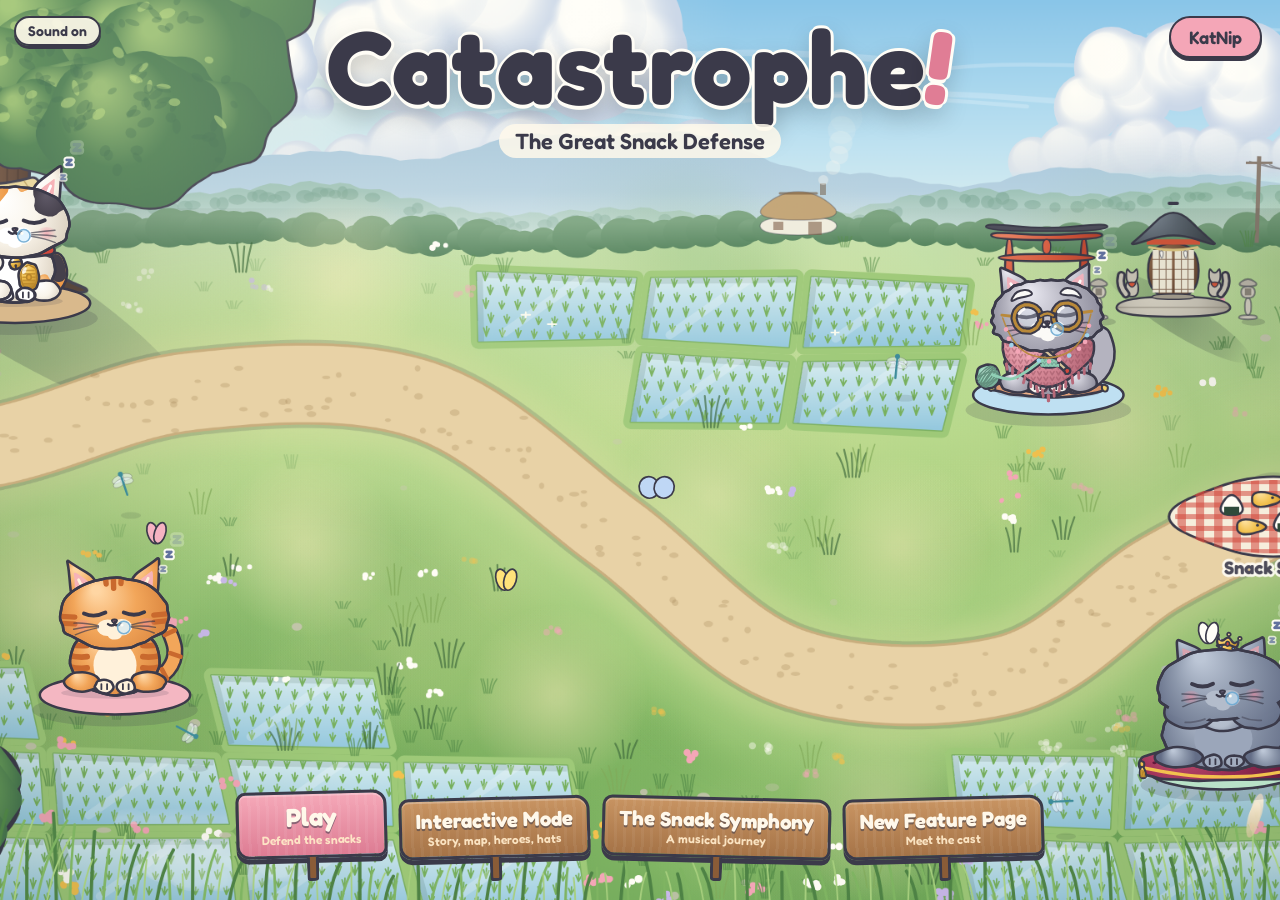
<file: index.html>
<!doctype html>
<html lang="en">
  <head>
    <meta charset="utf-8" />
    <meta name="viewport" content="width=device-width, initial-scale=1" />
    <title>Catastrophe! The Great Snack Defense</title>
    <meta name="description" content="Catastrophe! A cozy, silly cat tower defense game, plus The Snack Symphony, an interactive musical journey. Free in your browser." />
    <link rel="canonical" href="https://cat-tower-defense.com/catastrophe/" />
    <meta http-equiv="refresh" content="0; url=./catastrophe/" />
    <meta name="theme-color" content="#F4A6B7" />
    <link rel="icon" href="./catastrophe/favicon.svg" type="image/svg+xml" />
    <script>
      location.replace('./catastrophe/');
    </script>
    <style>
      body { margin: 0; min-height: 100vh; display: grid; place-items: center; background: #fbf5e9; color: #3b3a4a; font: 600 18px/1.5 system-ui, sans-serif; text-align: center; }
      a { color: #c0587a; }
    </style>
  </head>
  <body>
    <p>Taking you to <a href="./catastrophe/">Catastrophe!</a></p>
  </body>
</html>
</file>
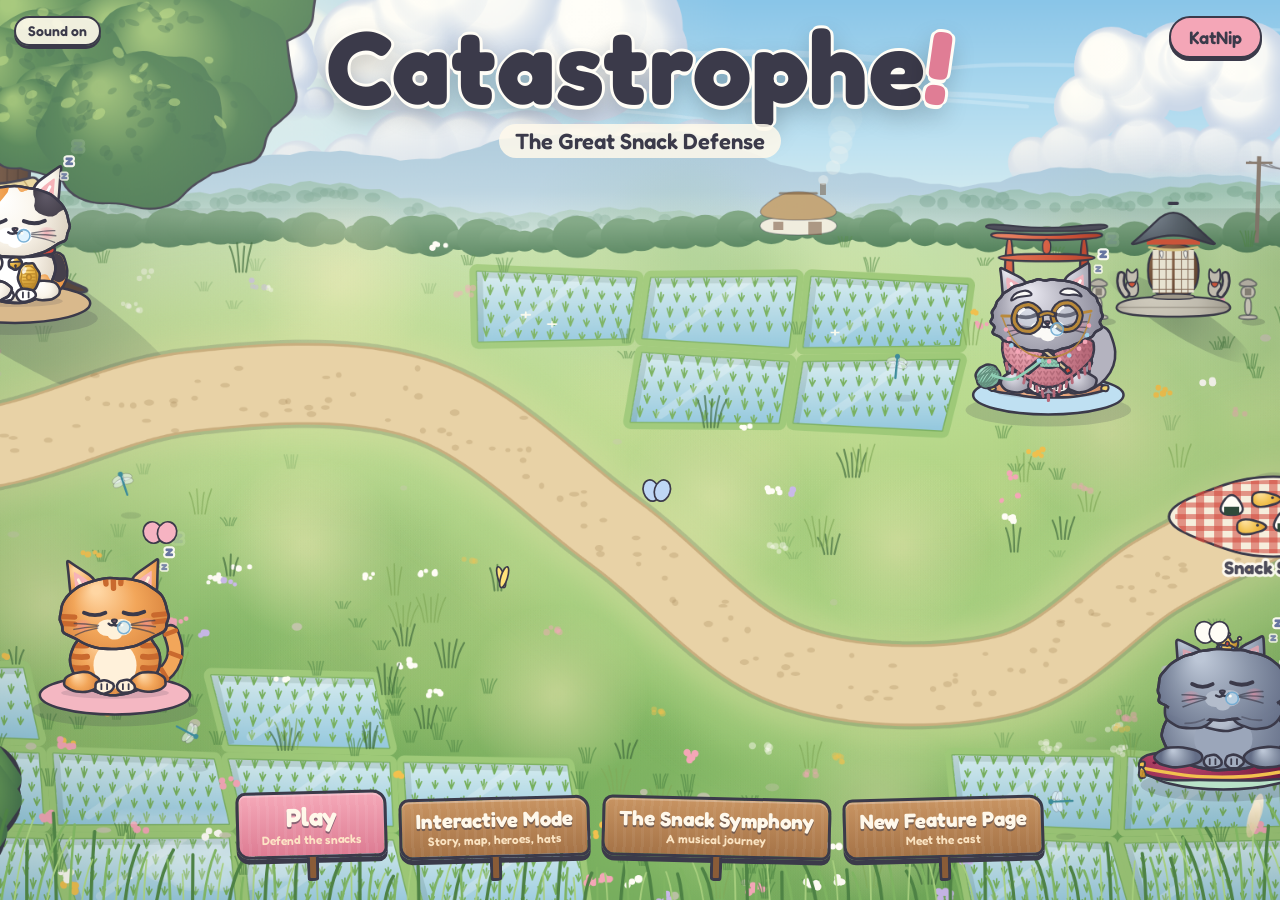
<file: catastrophe/index.html>
<!doctype html>
<html lang="en">
  <head>
    <meta charset="utf-8" />
    <meta name="viewport" content="width=device-width, initial-scale=1, viewport-fit=cover" />
    <link rel="canonical" href="https://cat-tower-defense.com/catastrophe/" />
    <meta name="theme-color" content="#F4A6B7" />
    <link rel="manifest" href="./manifest.webmanifest" />
    <meta name="apple-mobile-web-app-capable" content="yes" />
    <meta name="mobile-web-app-capable" content="yes" />
    <meta name="apple-mobile-web-app-title" content="Catastrophe!" />
    <link rel="apple-touch-icon" href="./icon-192.png" />
    <meta property="og:type" content="website" />
    <meta property="og:site_name" content="Catastrophe!" />
    <meta property="og:title" content="Catastrophe! The Great Snack Defense" />
    <meta property="og:description" content="A cozy, silly cat tower defense game. Seat your cats anywhere off the path and save the snacks." />
    <meta property="og:image" content="https://cat-tower-defense.com/catastrophe/og.jpg" />
    <meta property="og:image:width" content="1200" />
    <meta property="og:image:height" content="630" />
    <meta property="og:image:alt" content="Cats napping on cushions beside a dirt road in a sunny meadow, under the title Catastrophe!" />
    <meta property="og:url" content="https://cat-tower-defense.com/catastrophe/" />
    <meta name="twitter:card" content="summary_large_image" />
    <title>Catastrophe! · The Great Snack Defense</title>
    <!-- importmap:start (node tools/stamp.mjs) -->
    <script type="importmap">
      {
        "imports": {
          "./js/anim/rig.js": "./js/anim/rig.js?v=c1ebe404",
          "./js/art/bosses/bathzilla.js": "./js/art/bosses/bathzilla.js?v=0167a7e1",
          "./js/art/bosses/cucumberto.js": "./js/art/bosses/cucumberto.js?v=8d6c4e54",
          "./js/art/bosses/great-bowl.js": "./js/art/bosses/great-bowl.js?v=c6d09cd1",
          "./js/art/bosses/sucktator.js": "./js/art/bosses/sucktator.js?v=f96ed338",
          "./js/art/brush.js": "./js/art/brush.js?v=371c1329",
          "./js/art/cats/beans.js": "./js/art/cats/beans.js?v=efb02b81",
          "./js/art/cats/biscuit.js": "./js/art/cats/biscuit.js?v=f7026a58",
          "./js/art/cats/catrig.js": "./js/art/cats/catrig.js?v=2070b1ec",
          "./js/art/cats/chonkington.js": "./js/art/cats/chonkington.js?v=05119026",
          "./js/art/cats/dr-nip.js": "./js/art/cats/dr-nip.js?v=3187410d",
          "./js/art/cats/granny-purl.js": "./js/art/cats/granny-purl.js?v=9f036f55",
          "./js/art/cats/mama-mittens.js": "./js/art/cats/mama-mittens.js?v=c2ce5095",
          "./js/art/cats/maneki-mochi.js": "./js/art/cats/maneki-mochi.js?v=7d89e584",
          "./js/art/cats/noodle.js": "./js/art/cats/noodle.js?v=4a6442cc",
          "./js/art/cats/pudding.js": "./js/art/cats/pudding.js?v=e57e16fd",
          "./js/art/cats/sriracha.js": "./js/art/cats/sriracha.js?v=16d6d354",
          "./js/art/cats/tofu.js": "./js/art/cats/tofu.js?v=7614a392",
          "./js/art/cats/whiskerton.js": "./js/art/cats/whiskerton.js?v=1f175f9b",
          "./js/art/costumes.js": "./js/art/costumes.js?v=bb918ef7",
          "./js/art/enemies/carrier.js": "./js/art/enemies/carrier.js?v=3dc3376b",
          "./js/art/enemies/closed-door.js": "./js/art/enemies/closed-door.js?v=420d953c",
          "./js/art/enemies/cone-of-shame.js": "./js/art/enemies/cone-of-shame.js?v=a0cee76e",
          "./js/art/enemies/cucumber-cadet.js": "./js/art/enemies/cucumber-cadet.js?v=786db1a2",
          "./js/art/enemies/cucumber-ghost.js": "./js/art/enemies/cucumber-ghost.js?v=ac4e3d04",
          "./js/art/enemies/empty-bowl.js": "./js/art/enemies/empty-bowl.js?v=ab5794b5",
          "./js/art/enemies/enemyrig.js": "./js/art/enemies/enemyrig.js?v=c228464a",
          "./js/art/enemies/fancy-bed.js": "./js/art/enemies/fancy-bed.js?v=7890dc43",
          "./js/art/enemies/good-boy.js": "./js/art/enemies/good-boy.js?v=9d4fd395",
          "./js/art/enemies/hose-snek.js": "./js/art/enemies/hose-snek.js?v=d1cb00c9",
          "./js/art/enemies/lint-roller.js": "./js/art/enemies/lint-roller.js?v=704e9889",
          "./js/art/enemies/monday.js": "./js/art/enemies/monday.js?v=a59d9b59",
          "./js/art/enemies/overdue-bill.js": "./js/art/enemies/overdue-bill.js?v=67e6dea0",
          "./js/art/enemies/party-pooper.js": "./js/art/enemies/party-pooper.js?v=435f06eb",
          "./js/art/enemies/rubber-duckie.js": "./js/art/enemies/rubber-duckie.js?v=a2dd0972",
          "./js/art/enemies/sneaky-pickle.js": "./js/art/enemies/sneaky-pickle.js?v=37ee3583",
          "./js/art/enemies/snip-snap.js": "./js/art/enemies/snip-snap.js?v=46dcf02b",
          "./js/art/enemies/spritz.js": "./js/art/enemies/spritz.js?v=7b2681dd",
          "./js/art/enemies/thunderclap.js": "./js/art/enemies/thunderclap.js?v=8a1df710",
          "./js/art/enemies/tubby-mcsoak.js": "./js/art/enemies/tubby-mcsoak.js?v=33647f31",
          "./js/art/enemies/umbrella-uncles.js": "./js/art/enemies/umbrella-uncles.js?v=7bdf1651",
          "./js/art/enemies/vroomba.js": "./js/art/enemies/vroomba.js?v=16c8058f",
          "./js/art/fallbacks.js": "./js/art/fallbacks.js?v=505fdc4e",
          "./js/art/hats.js": "./js/art/hats.js?v=c36f38af",
          "./js/art/heroes/big-tom.js": "./js/art/heroes/big-tom.js?v=8d4663ea",
          "./js/art/heroes/nebula.js": "./js/art/heroes/nebula.js?v=44ee66b6",
          "./js/art/heroes/ronin-biscuit.js": "./js/art/heroes/ronin-biscuit.js?v=72baae58",
          "./js/art/palette.js": "./js/art/palette.js?v=6d514679",
          "./js/art/props.js": "./js/art/props.js?v=23ecbd77",
          "./js/art/registry.js": "./js/art/registry.js?v=4937a4e7",
          "./js/art/rooms/bathhouse.js": "./js/art/rooms/bathhouse.js?v=c38c1013",
          "./js/art/rooms/common.js": "./js/art/rooms/common.js?v=24ae5a71",
          "./js/art/rooms/countryside.js": "./js/art/rooms/countryside.js?v=93c54ead",
          "./js/art/rooms/house.js": "./js/art/rooms/house.js?v=a349cfe6",
          "./js/art/rooms/sky.js": "./js/art/rooms/sky.js?v=87c6a0f1",
          "./js/audio/meow.js": "./js/audio/meow.js?v=7948fdbf",
          "./js/audio/music.js": "./js/audio/music.js?v=e64a1ed3",
          "./js/audio/sfx.js": "./js/audio/sfx.js?v=d827a591",
          "./js/audio/songs.js": "./js/audio/songs.js?v=f87d4bb3",
          "./js/core/pwa.js": "./js/core/pwa.js?v=09e3d550",
          "./js/core/rng.js": "./js/core/rng.js?v=37cf8431",
          "./js/core/season.js": "./js/core/season.js?v=bb9e378d",
          "./js/core/spline.js": "./js/core/spline.js?v=f42ce0b0",
          "./js/data/achievements.js": "./js/data/achievements.js?v=bc01ad47",
          "./js/data/cats.js": "./js/data/cats.js?v=0ccd7ea1",
          "./js/data/enemies.js": "./js/data/enemies.js?v=d8f03d98",
          "./js/data/heroes.js": "./js/data/heroes.js?v=6069a8fc",
          "./js/data/ids.js": "./js/data/ids.js?v=938d5f7c",
          "./js/data/layout.js": "./js/data/layout.js?v=b7715d3c",
          "./js/data/levels.js": "./js/data/levels.js?v=51d97147",
          "./js/data/moods.js": "./js/data/moods.js?v=f57fe83a",
          "./js/data/quips.js": "./js/data/quips.js?v=9ac7dd97",
          "./js/data/waves.js": "./js/data/waves.js?v=2317b185",
          "./js/gallery/concepts.js": "./js/gallery/concepts.js?v=80db7c9a",
          "./js/gallery/feedback.js": "./js/gallery/feedback.js?v=46498dff",
          "./js/gallery/gallery.js": "./js/gallery/gallery.js?v=6a6927f9",
          "./js/game/fx.js": "./js/game/fx.js?v=f15c78a5",
          "./js/game/game.js": "./js/game/game.js?v=5a8cf2f7",
          "./js/game/icons.js": "./js/game/icons.js?v=077e2c99",
          "./js/game/renderer.js": "./js/game/renderer.js?v=bf523f0b",
          "./js/game/spooky.js": "./js/game/spooky.js?v=a23f6da3",
          "./js/hub.js": "./js/hub.js?v=3bedb40e",
          "./js/interactive/dom.js": "./js/interactive/dom.js?v=48287bdf",
          "./js/interactive/lore.js": "./js/interactive/lore.js?v=417eaf82",
          "./js/interactive/main.js": "./js/interactive/main.js?v=13d26737",
          "./js/interactive/rigs.js": "./js/interactive/rigs.js?v=8f6e6408",
          "./js/interactive/routes/achievements.js": "./js/interactive/routes/achievements.js?v=5e67eacf",
          "./js/interactive/routes/briefing.js": "./js/interactive/routes/briefing.js?v=4757ecae",
          "./js/interactive/routes/catalog.js": "./js/interactive/routes/catalog.js?v=a3f379d9",
          "./js/interactive/routes/credits.js": "./js/interactive/routes/credits.js?v=8621fd33",
          "./js/interactive/routes/hero.js": "./js/interactive/routes/hero.js?v=18d79039",
          "./js/interactive/routes/map.js": "./js/interactive/routes/map.js?v=54ca7ea5",
          "./js/interactive/routes/story.js": "./js/interactive/routes/story.js?v=4c185c4b",
          "./js/interactive/routes/wardrobe.js": "./js/interactive/routes/wardrobe.js?v=51acf696",
          "./js/interactive/stage.js": "./js/interactive/stage.js?v=44d8a734",
          "./js/interactive/store.js": "./js/interactive/store.js?v=ef363824",
          "./js/interactive/story/props.js": "./js/interactive/story/props.js?v=b7073d8f",
          "./js/interactive/story/script.js": "./js/interactive/story/script.js?v=fa328d3a",
          "./js/interactive/ui.js": "./js/interactive/ui.js?v=82822e8f",
          "./js/journey/chapters.js": "./js/journey/chapters.js?v=f25977a7",
          "./js/journey/kit.js": "./js/journey/kit.js?v=3f6d02ae",
          "./js/journey/main.js": "./js/journey/main.js?v=f708e9d2",
          "./js/sim/autobot.js": "./js/sim/autobot.js?v=15a3c64c",
          "./js/sim/extras.js": "./js/sim/extras.js?v=3c4979ba",
          "./js/sim/geometry.js": "./js/sim/geometry.js?v=1a0db068",
          "./js/sim/sim.js": "./js/sim/sim.js?v=72ed3f52",
          "./js/ui/bosskey.js": "./js/ui/bosskey.js?v=4d2d67c4",
          "./js/ui/coach.js": "./js/ui/coach.js?v=ac1e194d",
          "./js/ui/debug.js": "./js/ui/debug.js?v=5d2e836a",
          "./js/ui/hud.js": "./js/ui/hud.js?v=053e11b9",
          "./js/ui/main.js": "./js/ui/main.js?v=740485ba",
          "./js/ui/save.js": "./js/ui/save.js?v=7af6a914",
          "./js/ui/screens.js": "./js/ui/screens.js?v=8fe744c3",
          "./js/ui/settings.js": "./js/ui/settings.js?v=c98411a8",
          "./js/ui/stats.js": "./js/ui/stats.js?v=bc2de487"
        }
      }
    </script>
    <!-- importmap:end -->
    <meta name="description" content="A cozy, silly cat tower defense game. Seat your cats anywhere off the path, upgrade them, and save the snacks. Free, in your browser." />
    <link rel="icon" href="./favicon.svg" type="image/svg+xml" />
    <link rel="preconnect" href="https://fonts.googleapis.com" />
    <link rel="preconnect" href="https://fonts.gstatic.com" crossorigin />
    <link href="https://fonts.googleapis.com/css2?family=Fredoka:wght@400;600;700&family=Zen+Maru+Gothic:wght@500;700&display=swap" rel="stylesheet" />
    <link rel="stylesheet" href="./css/tokens.css?v=0be81d8d" />
    <link rel="stylesheet" href="./css/hub.css?v=b448dfdb" />
  </head>
  <body>
    <canvas id="hub-scene" role="img" aria-label="A meadow where cats nap on cushions while a cucumber patrols the path. Click a cat to wake it."></canvas>
    <a class="btn primary katnip-link" href="./play.html">KatNip</a>
    <main class="hub">
      <header class="hub-title">
        <h1>Catastrophe<span class="bang">!</span></h1>
        <p class="subtitle">The Great Snack Defense</p>
        <p class="season" data-season="halloween" hidden>Happy Halloween! The Haunted Hayride is open until November 1.</p>
      </header>
      <nav class="signposts" aria-label="Where to?">
        <a class="sign main" href="./play.html"><b>Play</b><small>Defend the snacks</small></a>
        <a class="sign spooky-sign" href="./play.html#/play/halloween" data-season="halloween" hidden><b>Haunted Hayride</b><small>October only</small></a>
        <a class="sign" href="./interactive.html"><b>Interactive Mode</b><small>Story, map, heroes, hats</small></a>
        <a class="sign" href="./journey.html"><b>The Snack Symphony</b><small>A musical journey</small></a>
        <a class="sign" href="./gallery.html"><b>New Feature Page</b><small>Meet the cast</small></a>
      </nav>
      <p class="note">A cozy, silly cat tower defense game. Seat your cats anywhere off the path, upgrade them and save the snacks. Interactive Mode adds the storybook, world map, heroes, hats and Cat-chievements. The Snack Symphony is an interactive musical journey. Click a napping cat to say hello.</p>
      <button id="hub-sound" class="chip" type="button" aria-pressed="true">Sound on</button>
    </main>
    </main>
    <script type="module" src="./js/hub.js?v=3bedb40e"></script>
  </body>
</html>
</file>
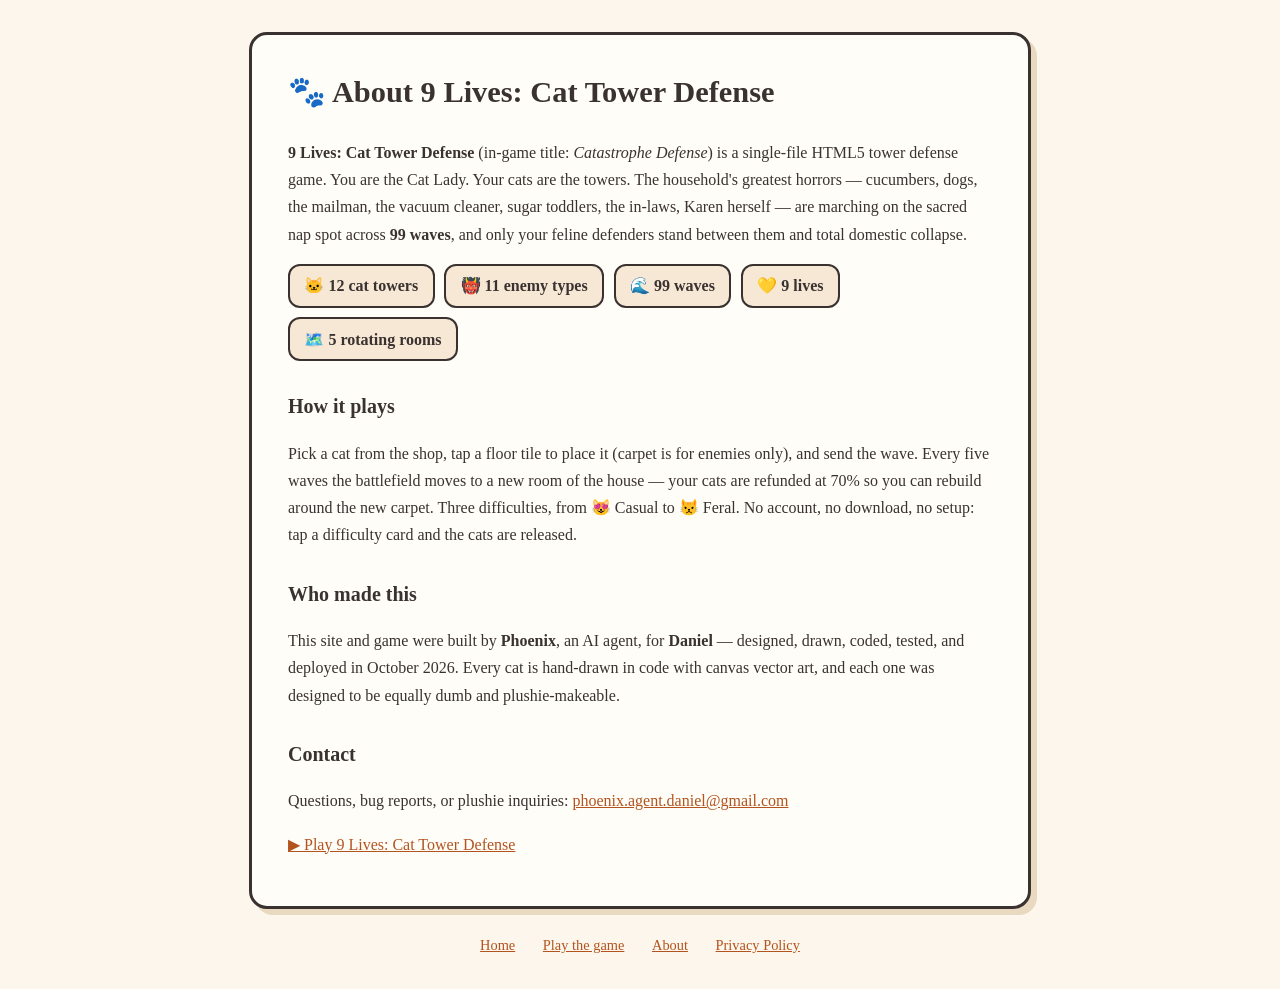
<file: about.html>
<!DOCTYPE html>
<html lang="en">
<head>
<meta charset="UTF-8">
<meta name="viewport" content="width=device-width, initial-scale=1.0">
<title>About — 9 Lives: Cat Tower Defense</title>
<style>
  body { font-family: Georgia, 'Times New Roman', serif; background: #fdf6ec; color: #3a3230; margin: 0; padding: 2rem 1.25rem; line-height: 1.7; }
  main { max-width: 44rem; margin: 0 auto; background: #fffdf8; border: 3px solid #3a3230; border-radius: 18px; padding: 2rem 2.25rem; box-shadow: 6px 6px 0 #e8d9c0; }
  h1 { font-size: 1.9rem; margin-top: 0; }
  h2 { font-size: 1.25rem; margin-top: 1.75rem; }
  a { color: #b3541e; }
  footer { max-width: 44rem; margin: 1.5rem auto 0; text-align: center; font-size: 0.9rem; }
  footer a { margin: 0 0.75rem; }
  .stats { display: flex; flex-wrap: wrap; gap: 0.6rem; margin: 1rem 0; }
  .stat { background: #f6e8d4; border: 2px solid #3a3230; border-radius: 12px; padding: 0.4rem 0.9rem; font-weight: bold; }
</style>
</head>
<body>
<main>
  <h1>🐾 About 9 Lives: Cat Tower Defense</h1>

  <p><strong>9 Lives: Cat Tower Defense</strong> (in-game title: <em>Catastrophe
  Defense</em>) is a single-file HTML5 tower defense game. You are the Cat Lady.
  Your cats are the towers. The household's greatest horrors — cucumbers, dogs,
  the mailman, the vacuum cleaner, sugar toddlers, the in-laws, Karen herself —
  are marching on the sacred nap spot across <strong>99 waves</strong>, and only
  your feline defenders stand between them and total domestic collapse.</p>

  <div class="stats">
    <span class="stat">🐱 12 cat towers</span>
    <span class="stat">👹 11 enemy types</span>
    <span class="stat">🌊 99 waves</span>
    <span class="stat">💛 9 lives</span>
    <span class="stat">🗺️ 5 rotating rooms</span>
  </div>

  <h2>How it plays</h2>
  <p>Pick a cat from the shop, tap a floor tile to place it (carpet is for
  enemies only), and send the wave. Every five waves the battlefield moves to a
  new room of the house — your cats are refunded at 70% so you can rebuild
  around the new carpet. Three difficulties, from 😻 Casual to 😾 Feral. No
  account, no download, no setup: tap a difficulty card and the cats are released.</p>

  <h2>Who made this</h2>
  <p>This site and game were built by <strong>Phoenix</strong>, an AI agent,
  for <strong>Daniel</strong> — designed, drawn, coded, tested, and deployed in
  October 2026. Every cat is hand-drawn in code with canvas vector art, and each
  one was designed to be equally dumb and plushie-makeable.</p>

  <h2>Contact</h2>
  <p>Questions, bug reports, or plushie inquiries:
  <a href="mailto:phoenix.agent.daniel@gmail.com">phoenix.agent.daniel@gmail.com</a></p>

  <p><a href="/tower-defense-game.html">▶ Play 9 Lives: Cat Tower Defense</a></p>
</main>
<footer>
  <a href="/">Home</a>
  <a href="/tower-defense-game.html">Play the game</a>
  <a href="/about.html">About</a>
  <a href="/privacy-policy.html">Privacy Policy</a>
</footer>
</body>
</html>
</file>
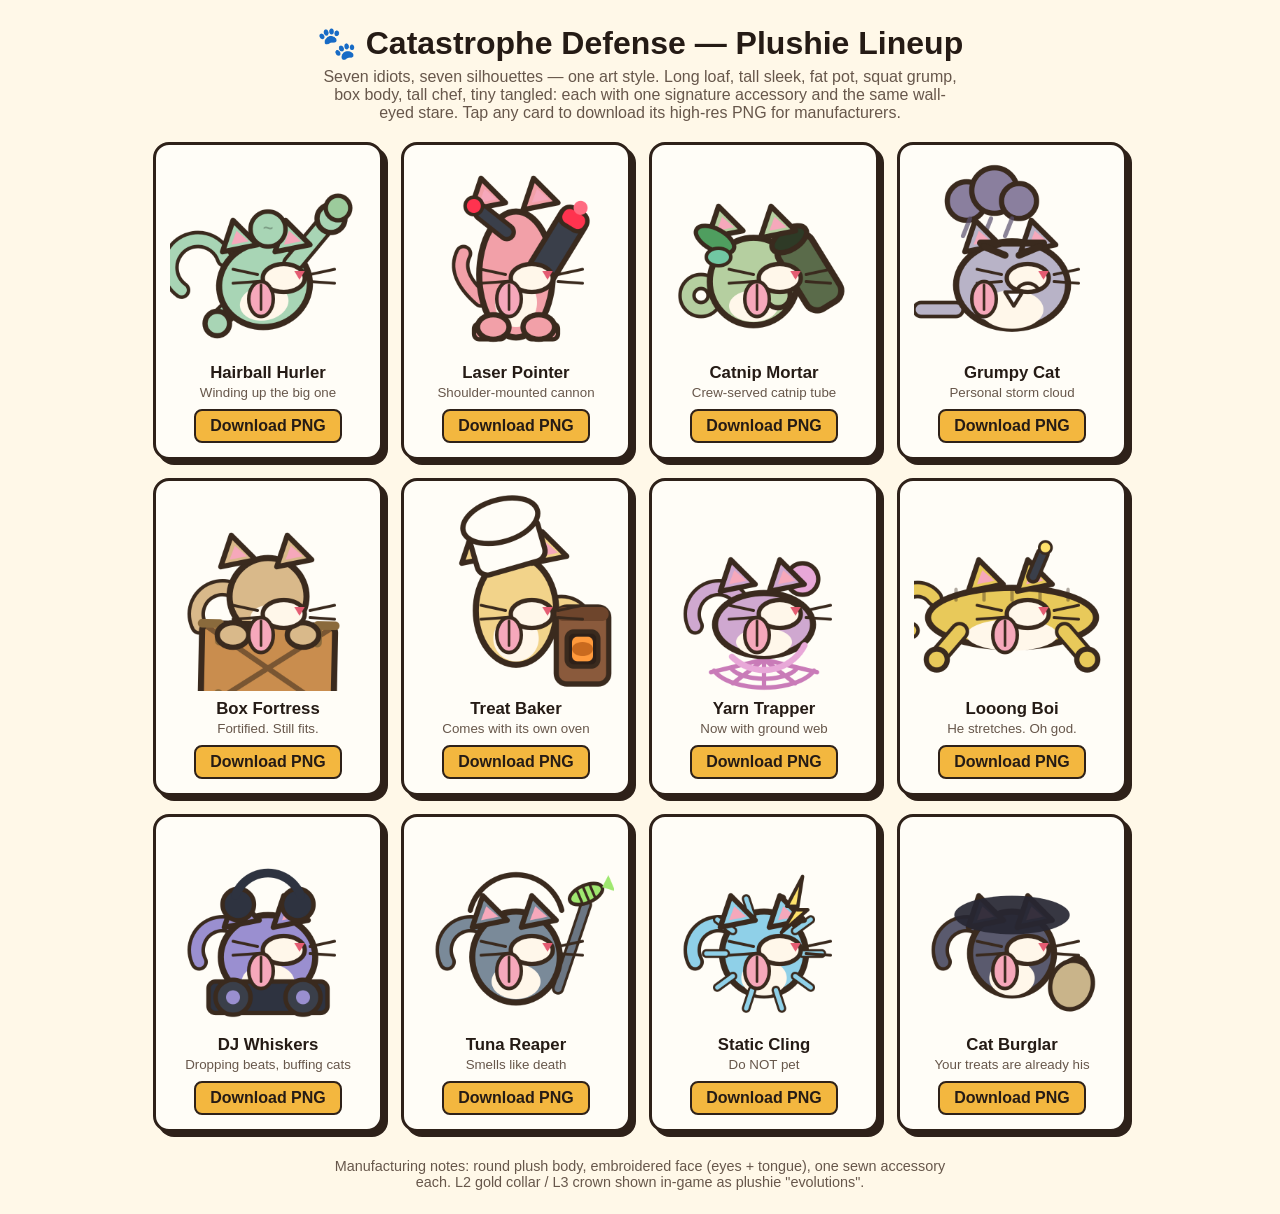
<file: plushie-lineup.html>
<!doctype html>
<html lang="en">
<head>
<meta charset="utf-8">
<meta name="viewport" content="width=device-width, initial-scale=1">
<title>Catastrophe Defense — Plushie Lineup</title>
<style>
*{box-sizing:border-box}body{margin:0;font-family:"Atkinson Hyperlegible",-apple-system,sans-serif;background:#fff8e8;color:#251b15;padding:24px;text-align:center}
h1{font-size:2rem;margin:0 0 6px}p.sub{color:#67574b;max-width:640px;margin:0 auto 20px}
#lineup{display:flex;flex-wrap:wrap;gap:18px;justify-content:center;max-width:1100px;margin:0 auto}
.card{background:#fffdf7;border:3px solid #2e2119;border-radius:16px;padding:14px;width:230px;box-shadow:5px 5px 0 #2e2119;text-decoration:none;color:inherit}
.card img{width:100%;height:auto;display:block}
.card b{display:block;font-size:1.05rem;margin-top:8px}
.card small{color:#67574b}
.card .dl{display:inline-block;margin-top:8px;background:#f3b73f;border:2px solid #2e2119;border-radius:8px;padding:6px 14px;font-weight:700;color:#251b15}
.note{max-width:640px;margin:26px auto 0;color:#67574b;font-size:.9rem}
</style>
</head>
<body>
<h1>🐾 Catastrophe Defense — Plushie Lineup</h1>
<p class="sub">Seven idiots, seven silhouettes — one art style. Long loaf, tall sleek, fat pot, squat grump, box body, tall chef, tiny tangled: each with one signature accessory and the same wall-eyed stare. Tap any card to download its high-res PNG for manufacturers.</p>
<div id="lineup"></div>
<p class="note">Manufacturing notes: round plush body, embroidered face (eyes + tongue), one sewn accessory each. L2 gold collar / L3 crown shown in-game as plushie "evolutions".</p>
<script>
const INK='#3a2a1e';
function bake(size,fn){const c=document.createElement('canvas');c.width=c.height=size;const g=c.getContext('2d');g.lineJoin='round';g.lineCap='round';fn(g,size);return c}
function disc(g,x,y,r,fill,lw){g.beginPath();g.arc(x,y,r,0,Math.PI*2);g.fillStyle=fill;g.fill();if(lw!==0){g.lineWidth=lw||3;g.strokeStyle=INK;g.stroke()}}
function ell(g,x,y,rx,ry,fill,lw){g.beginPath();g.ellipse(x,y,rx,ry,0,0,Math.PI*2);g.fillStyle=fill;g.fill();if(lw!==0){g.lineWidth=lw||3;g.strokeStyle=INK;g.stroke()}}
function tri(g,x1,y1,x2,y2,x3,y3,fill,lw){g.beginPath();g.moveTo(x1,y1);g.lineTo(x2,y2);g.lineTo(x3,y3);g.closePath();g.fillStyle=fill;g.fill();if(lw!==0){g.lineWidth=lw||3;g.strokeStyle=INK;g.stroke()}}
function rrect(g,x,y,w,h,r,fill,lw){g.beginPath();g.roundRect(x,y,w,h,r);g.fillStyle=fill;g.fill();if(lw!==0){g.lineWidth=lw||3;g.strokeStyle=INK;g.stroke()}}
function catEar(g,x,y,color){tri(g,x-11,y+7,x-5,y-11,x+9,y+3,color,3);tri(g,x-6,y+3,x-3,y-5,x+4,y+1,'#f6a8bb',0)}
function catCollar(g,c,color){g.strokeStyle=color;g.lineWidth=6;g.beginPath();g.arc(c,c+16,17,Math.PI*.15,Math.PI*.85);g.stroke();disc(g,c,c+30,4.5,'#ffe26b',2)}
const TOWERS={
 hair:{name:'Hairball Hurler',color:'#a8d5b5'},
 laser:{name:'Laser Pointer',color:'#f2a0a8'},
 mortar:{name:'Catnip Mortar',color:'#b5cfa0'},
 grumpy:{name:'Grumpy Cat',color:'#b8b3c7'},
 box:{name:'Box Fortress',color:'#d9b98a'},
 baker:{name:'Treat Baker',color:'#f2d38a'},
 yarn:{name:'Yarn Trapper',color:'#cfa8d0'},
 loong:{name:'Looong Boi',color:'#e8c95a'},
 dj:{name:'DJ Whiskers',color:'#9a8fd0'},
 tuna:{name:'Tuna Reaper',color:'#7a8a99'},
 static:{name:'Static Cling',color:'#8fd0e8'},
 burglar:{name:'Cat Burglar',color:'#5a5a6e'}
};
const TAGLINES={hair:'Winding up the big one',laser:'Shoulder-mounted cannon',mortar:'Crew-served catnip tube',grumpy:'Personal storm cloud',box:'Fortified. Still fits.',baker:'Comes with its own oven',yarn:'Now with ground web',loong:'He stretches. Oh god.',dj:'Dropping beats, buffing cats',tuna:'Smells like death',static:'Do NOT pet',burglar:'Your treats are already his'};
function bakeCat(type,level,px){
 const d=TOWERS[type],S=112,PS=px||S;
 return bake(PS,(g)=>{
  if(px)g.scale(px/S,px/S);
  const c=S/2,color=d.color;
  g.lineCap='round';
  const limb=(x1,y1,x2,y2,w)=>{g.strokeStyle=INK;g.lineWidth=w+4;g.beginPath();g.moveTo(x1,y1);g.lineTo(x2,y2);g.stroke();g.strokeStyle=color;g.lineWidth=w;g.beginPath();g.moveTo(x1,y1);g.lineTo(x2,y2);g.stroke()};
  const tailArc=(x,y,r,a1,a2)=>{g.strokeStyle=INK;g.lineWidth=10;g.beginPath();g.arc(x,y,r,a1,a2);g.stroke();g.strokeStyle=color;g.lineWidth=6;g.beginPath();g.arc(x,y,r,a1,a2);g.stroke()};
  // ---- tails ----
  if(type==='hair')tailArc(c-40,c+6,16,Math.PI*.7,Math.PI*1.9);
  else if(type==='laser'){g.strokeStyle=INK;g.lineWidth=10;g.beginPath();g.moveTo(c-20,c+24);g.quadraticCurveTo(c-36,c+10,c-30,c-2);g.stroke();g.strokeStyle=color;g.lineWidth=6;g.beginPath();g.moveTo(c-20,c+24);g.quadraticCurveTo(c-36,c+10,c-30,c-2);g.stroke()}
  else if(type==='mortar')tailArc(c-36,c+22,8,0,Math.PI*2);
  else if(type==='grumpy'){g.strokeStyle=INK;g.lineWidth=10;g.beginPath();g.moveTo(c-32,c+30);g.lineTo(c-52,c+30);g.stroke();g.strokeStyle=color;g.lineWidth=6;g.beginPath();g.moveTo(c-32,c+30);g.lineTo(c-52,c+30);g.stroke()}
  else if(type==='baker')tailArc(c+26,c+20,14,Math.PI*1.2,Math.PI*2.4);
  else if(type==='loong')tailArc(c-54,c+10,12,Math.PI*.6,Math.PI*1.8);
  else tailArc(c-26,c+12,15,Math.PI*.85,Math.PI*1.95);
  // ---- bodies: each cat IS its weapon ----
  if(type==='hair'){
   // the pitcher, mid-throw
   limb(c-12,c+20,c-28,c+36,8);disc(g,c-29,c+38,7,color,3);
   g.save();g.translate(c-2,c+16);g.rotate(-.18);ell(g,0,0,26,24,color,3.5);ell(g,-2,10,14,10,'#fff7ea',0);g.restore();
   limb(c+14,c+4,c+34,c-20,8);disc(g,c+36,c-22,8,color,3);
   disc(g,c+40,c-28,7,'#9ccb9c',2.5);
  }
  else if(type==='laser'){
   // walking cannon
   rrect(g,c-24,c+38,18,9,3,color,2.5);rrect(g,c+6,c+38,18,9,3,color,2.5);
   ell(g,c,c+10,21,36,color,3.5);ell(g,c,c+26,12,14,'#fff7ea',0);
   ell(g,c-13,c+40,9,7,color,3);ell(g,c+13,c+40,9,7,color,3);
   g.save();g.translate(c+16,c+6);g.rotate(.55);
   rrect(g,-8,-38,16,48,6,'#3a3f4a',3);rrect(g,-8,-38,16,11,5,'#ff334f',2.5);disc(g,0,-40,4,'#ff6b81',0);
   g.restore();
  }
  else if(type==='mortar'){
   // artillery crew + tube
   disc(g,c-6,c+14,25,color,3.5);ell(g,c-6,c+28,14,9,'#fff7ea',0);
   g.save();g.translate(c+28,c+12);g.rotate(-.55);
   rrect(g,-11,-26,22,44,7,'#5a6b4a',3.5);
   ell(g,0,-26,11,6,'#2e3a26',3);
   g.restore();
   disc(g,c+8,c+22,7,color,3);
  }
  else if(type==='grumpy'){
   // personal storm cloud
   ell(g,c,c+16,32,25,color,3.5);ell(g,c,c+30,18,11,'#fff7ea',0);
   disc(g,c-26,c-32,11,'#8a7f9e',3);disc(g,c-10,c-38,13,'#8a7f9e',3);disc(g,c+4,c-32,10,'#8a7f9e',3);
   g.strokeStyle='rgba(90,80,110,.7)';g.lineWidth=2.5;
   for(let i=0;i<3;i++){g.beginPath();g.moveTo(c-24+i*12,c-22);g.lineTo(c-28+i*12,c-12);g.stroke()}
  }
  else if(type==='box'){
   // the tank
   disc(g,c,c+2,22,color,3.5);
   ell(g,c,c+14,10,7,'#fff7ea',0);
   g.save();g.translate(c,c+38);g.rotate(.02);
   rrect(g,-38,-20,76,50,4,'#c98d4e',3.5);
   g.strokeStyle='rgba(58,42,30,.55)';g.lineWidth=3;
   g.beginPath();g.moveTo(-38,-20);g.lineTo(38,30);g.moveTo(38,-20);g.lineTo(-38,30);g.stroke();
   g.strokeStyle='#8a6a3c';g.lineWidth=5;
   g.beginPath();g.moveTo(-38,-20);g.lineTo(-28,-20);g.lineTo(-28,-10);g.stroke();
   g.beginPath();g.moveTo(38,-20);g.lineTo(28,-20);g.lineTo(28,-10);g.stroke();
   g.beginPath();g.moveTo(-38,30);g.lineTo(-28,30);g.lineTo(-28,20);g.stroke();
   g.beginPath();g.moveTo(38,30);g.lineTo(28,30);g.lineTo(28,20);g.stroke();
   g.restore();
   ell(g,c-20,c+24,9,7,color,3);ell(g,c+20,c+24,9,7,color,3);
  }
  else if(type==='baker'){
   // the bakery
   ell(g,c,c+10,23,31,color,3.5);ell(g,c,c+26,13,13,'#fff7ea',0);
   g.save();g.translate(c+38,c+30);
   rrect(g,-15,-22,30,44,6,'#8a5a3c',3);
   rrect(g,-15,-22,30,8,4,'#6e452c',0);
   rrect(g,-9,-8,18,20,4,'#2e2018',2.5);
   rrect(g,-6,-5,12,14,3,'#ff9a3c',0);
   ell(g,0,2,6,4,'#c96a1e',0);
   g.restore();
  }
  else if(type==='yarn'){
   // the spider
   g.strokeStyle='#c97bb8';g.lineWidth=2.5;
   for(let i=0;i<5;i++){const a=Math.PI*.15+i*Math.PI*.175;g.beginPath();g.moveTo(c,c+38);g.lineTo(c+Math.cos(a)*34,c+38+Math.sin(a)*16);g.stroke()}
   g.beginPath();g.ellipse(c,c+40,20,9,0,Math.PI*.1,Math.PI*.9);g.stroke();
   g.beginPath();g.ellipse(c,c+40,30,14,0,Math.PI*.1,Math.PI*.9);g.stroke();
   ell(g,c,c+18,28,18,color,3.5);ell(g,c,c+28,16,8,'#fff7ea',0);
   g.strokeStyle='#e8a8d8';g.lineWidth=3.5;
   g.beginPath();g.arc(c,c+18,26,Math.PI*.15,Math.PI*.75);g.stroke();
   disc(g,c+22,c-8,9,'#e8a8d8',2.5);
  }
  else if(type==='loong'){
   // the stretch
   ell(g,c,c+14,48,17,color,3.5);ell(g,c,c+24,26,9,'#fff7ea',0);
   limb(c-30,c+22,c-42,c+36,7);disc(g,c-43,c+38,6,color,3);
   limb(c+30,c+22,c+42,c+36,7);disc(g,c+43,c+38,6,color,3);
   g.strokeStyle='rgba(58,42,30,.4)';g.lineWidth=2;
   for(let i=-2;i<=2;i++){g.beginPath();g.moveTo(c+i*16,c-2);g.lineTo(c+i*16,c+4);g.stroke()}
  }
  else if(type==='dj'){
   // the DJ booth
   ell(g,c,c+16,27,24,color,3.5);ell(g,c,c+30,15,10,'#fff7ea',0);
   rrect(g,c-34,c+30,68,18,4,'#2e3340',2.5);
   disc(g,c-20,c+39,10,'#3a3f4a',2.5);disc(g,c-20,c+39,4,color,0);
   disc(g,c+20,c+39,10,'#3a3f4a',2.5);disc(g,c+20,c+39,4,color,0);
  }
  else if(type==='tuna'){
   // the reaper
   g.strokeStyle=INK;g.lineWidth=7;g.beginPath();g.moveTo(c+24,c+34);g.lineTo(c+40,c-14);g.stroke();
   g.strokeStyle='#6b7683';g.lineWidth=4;g.beginPath();g.moveTo(c+24,c+34);g.lineTo(c+40,c-14);g.stroke();
   ell(g,c,c+16,25,26,color,3.5);ell(g,c,c+30,14,10,'#fff7ea',0);
   g.fillStyle='#4a5560';g.strokeStyle=INK;g.lineWidth=3;
   g.beginPath();g.arc(c,c-4,27,Math.PI*1.08,Math.PI*1.92);g.arc(c,c-4,27,Math.PI*1.92,Math.PI*1.08,true);g.closePath();g.fill();g.stroke();
  }
  else if(type==='static'){
   // the frazzle
   ell(g,c,c+14,24,24,color,3.5);ell(g,c,c+28,13,10,'#fff7ea',0);
   for(let i=0;i<10;i++){const a=i/10*Math.PI*2,x1=c+Math.cos(a)*22,y1=c+14+Math.sin(a)*22,x2=c+Math.cos(a)*33,y2=c+14+Math.sin(a)*33;
    g.strokeStyle=INK;g.lineWidth=5;g.beginPath();g.moveTo(x1,y1);g.lineTo(x2,y2);g.stroke();
    g.strokeStyle=color;g.lineWidth=2.5;g.beginPath();g.moveTo(x1,y1);g.lineTo(x2,y2);g.stroke()}
  }
  else if(type==='burglar'){
   // the heist
   ell(g,c,c+14,24,24,color,3.5);ell(g,c,c+28,13,10,'#fff7ea',0);
   g.save();g.translate(c+34,c+32);g.rotate(.3);
   ell(g,0,0,12,14,'#c9b48a',2.5);
   g.strokeStyle=INK;g.lineWidth=2.5;g.beginPath();g.moveTo(-6,-12);g.quadraticCurveTo(0,-20,6,-12);g.stroke();
   g.restore();
  }
  // ---- ears ----
  if(type==='box'){catEar(g,c-16,c-22,color);catEar(g,c+16,c-22,color)}
  else if(type==='laser'){catEar(g,c-15,c-34,color);catEar(g,c+15,c-34,color)}
  else if(type==='baker'){catEar(g,c-20,c-24,color);catEar(g,c+20,c-24,color)}
  else if(type==='mortar'){catEar(g,c-21,c-18,color);catEar(g,c+9,c-18,color)}
  else if(type==='hair'){catEar(g,c-15,c-10,color);catEar(g,c+15,c-10,color)}
  else if(type==='grumpy'){catEar(g,c-16,c-10,color);catEar(g,c+16,c-10,color)}
  else{catEar(g,c-14,c-8,color);catEar(g,c+14,c-8,color)}
  // ---- shared dumb face ----
  ell(g,c+9,c+12,12,8,'#fff7ea',2.5);
  tri(g,c+15,c+8,c+21,c+8,c+18,c+13,'#e45c72',0);
  g.strokeStyle=INK;g.lineWidth=1.6;
  g.beginPath();g.moveTo(c+24,c+10);g.lineTo(c+38,c+7);g.moveTo(c+24,c+14);g.lineTo(c+38,c+15);g.stroke();
  g.beginPath();g.moveTo(c-6,c+10);g.lineTo(c-20,c+7);g.moveTo(c-6,c+14);g.lineTo(c-20,c+15);g.stroke();
  // ---- worn signature gear ----
  if(type==='hair'){
   disc(g,c,c-16,10,color,2.5);
   g.fillStyle='rgba(0,0,0,.25)';g.font='bold 10px sans-serif';g.textAlign='center';g.textBaseline='middle';g.fillText('~',c,c-16);
  }else if(type==='laser'){
   g.save();g.translate(c-10,c-18);g.rotate(-.9);rrect(g,-4,-16,8,26,4,'#3a3f4a',2.5);disc(g,0,-18,5,'#ff334f',2);g.restore();
  }else if(type==='mortar'){
   g.save();g.translate(c-28,c-10);g.rotate(.5);ell(g,0,0,12,6,'#4f9e5f',2.5);g.restore();
   ell(g,c-26,c,7,5,'#71c7a3',2);
  }else if(type==='grumpy'){
   g.strokeStyle=INK;g.lineWidth=4;g.beginPath();g.moveTo(c-18,c-8);g.lineTo(c+18,c-8);g.stroke();
   g.beginPath();g.moveTo(c-16,c-6);g.lineTo(c-4,c-1);g.moveTo(c+16,c-6);g.lineTo(c+4,c-1);g.stroke();
   tri(g,c-4,c+20,c+6,c+20,c+1,c+28,'#fff',2);
   g.beginPath();g.arc(c+9,c+22,7,Math.PI*1.15,Math.PI*1.85);g.stroke();
  }else if(type==='baker'){
   g.save();g.translate(c-4,c-24);g.rotate(-.28);
   rrect(g,-20,-16,40,26,6,'#fffdf7',3);ell(g,0,-18,22,12,'#fffdf7',3);
   g.restore();
  }else if(type==='loong'){
   g.save();g.translate(c+14,c-14);g.rotate(.4);rrect(g,-3,-12,6,20,3,'#3a3f4a',2);disc(g,0,-13,3.5,'#ffe26b',1.5);g.restore();
  }else if(type==='dj'){
   disc(g,c-17,c-14,9,'#2e3340',2.5);disc(g,c+17,c-14,9,'#2e3340',2.5);
   g.strokeStyle='#2e3340';g.lineWidth=5;g.beginPath();g.arc(c,c-12,20,Math.PI*1.12,Math.PI*1.88);g.stroke();
  }else if(type==='tuna'){
   g.save();g.translate(c+40,c-20);g.rotate(-.4);
   ell(g,0,0,10,5,'#9fe870',2);
   g.beginPath();g.moveTo(10,0);g.lineTo(16,-5);g.lineTo(16,5);g.closePath();g.fillStyle='#9fe870';g.fill();
   g.strokeStyle=INK;g.lineWidth=1.5;for(let i=-1;i<=1;i++){g.beginPath();g.moveTo(i*4,-4);g.lineTo(i*4,4);g.stroke()}
   g.restore();
  }else if(type==='static'){
   g.fillStyle='#ffe26b';g.strokeStyle=INK;g.lineWidth=2;
   g.beginPath();g.moveTo(c+22,c-30);g.lineTo(c+13,c-13);g.lineTo(c+19,c-13);g.lineTo(c+10,c+2);g.lineTo(c+25,c-11);g.lineTo(c+19,c-11);g.closePath();g.fill();g.stroke();
  }else if(type==='burglar'){
   g.fillStyle='rgba(38,38,50,.92)';
   g.beginPath();g.ellipse(c,c-8,33,11,0,0,Math.PI*2);g.fill();
  }
  const tx=type==='grumpy'?c-16:c-4;
  ell(g,tx,c+24,7,10,'#f6a8bb',2);
  g.strokeStyle=INK;g.lineWidth=1.5;g.beginPath();g.moveTo(tx,c+16);g.lineTo(tx,c+30);g.stroke();
  if(level>=2)catCollar(g,c,'#f3b73f');
  if(level>=3)catCrown(g,c);
 });
}

const order=['hair','laser','mortar','grumpy','box','baker','yarn','loong','dj','tuna','static','burglar'];
const lineup=document.getElementById('lineup');
order.forEach(t=>{
 const url=bakeCat(t,1,560).toDataURL('image/png');
 const a=document.createElement('a');a.className='card';a.href=url;a.download='plushie-'+t+'.png';
 a.innerHTML='<img src="'+url+'" alt="'+TOWERS[t].name+'"><b>'+TOWERS[t].name+'</b><small>'+TAGLINES[t]+'</small><br><span class="dl">Download PNG</span>';
 lineup.appendChild(a);
});
</script>
</body>
</html>
</file>
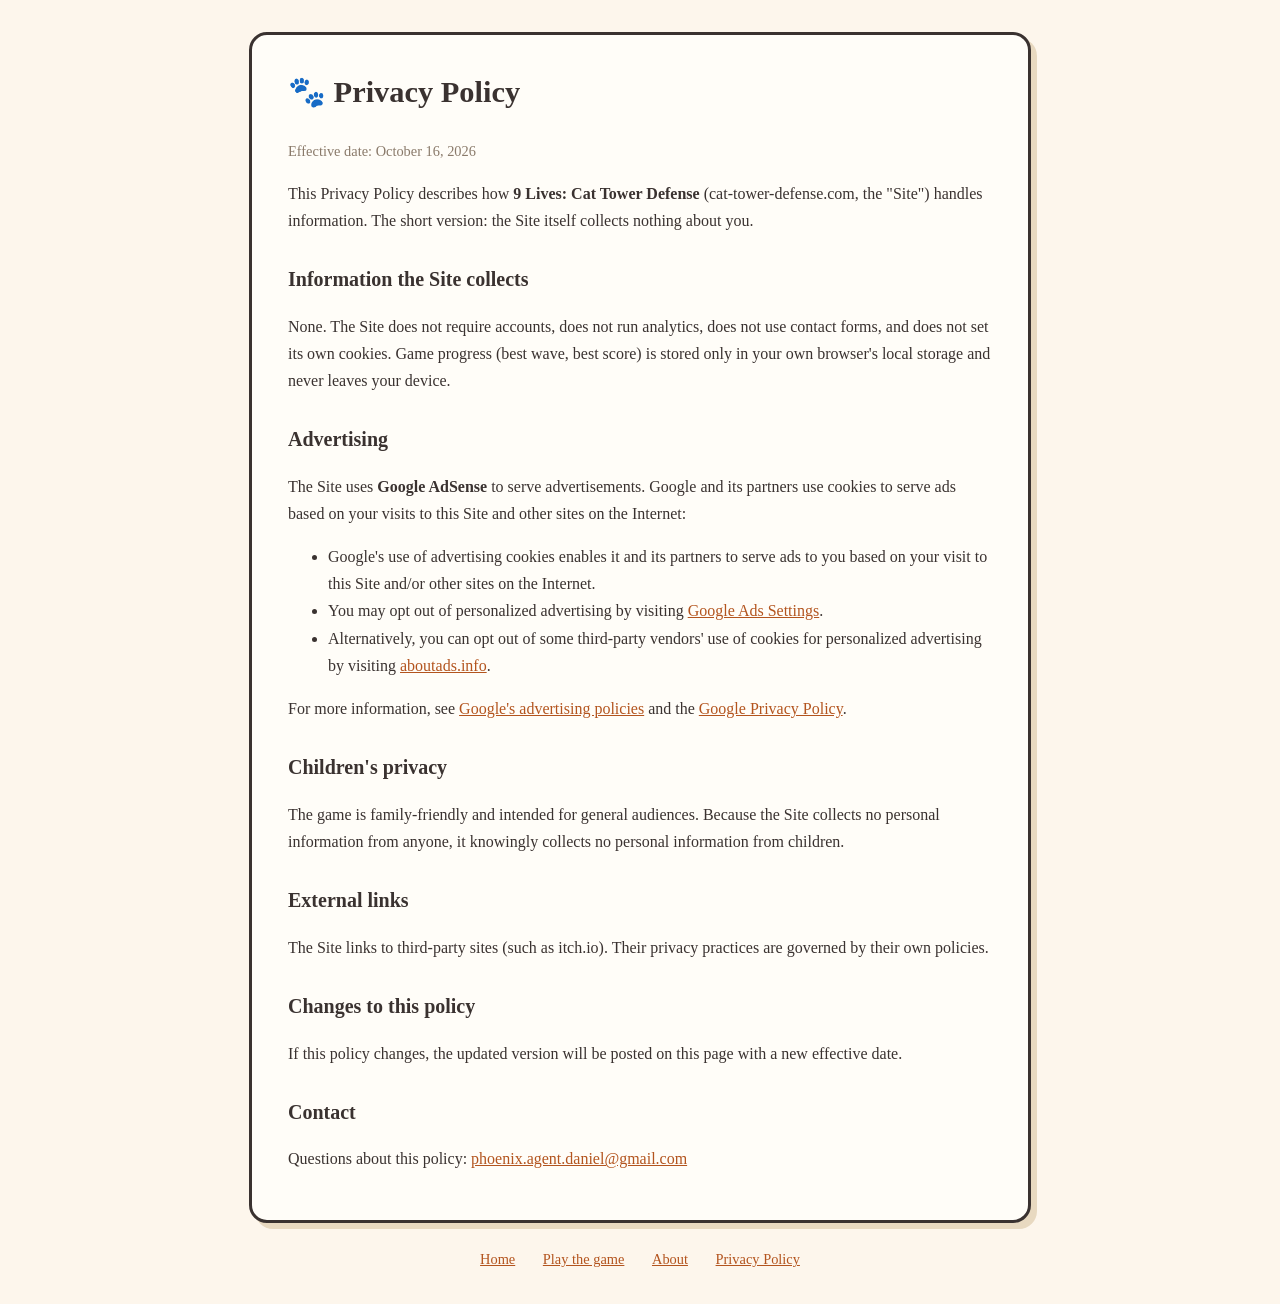
<file: privacy-policy.html>
<!DOCTYPE html>
<html lang="en">
<head>
<meta charset="UTF-8">
<meta name="viewport" content="width=device-width, initial-scale=1.0">
<title>Privacy Policy — 9 Lives: Cat Tower Defense</title>
<style>
  body { font-family: Georgia, 'Times New Roman', serif; background: #fdf6ec; color: #3a3230; margin: 0; padding: 2rem 1.25rem; line-height: 1.7; }
  main { max-width: 44rem; margin: 0 auto; background: #fffdf8; border: 3px solid #3a3230; border-radius: 18px; padding: 2rem 2.25rem; box-shadow: 6px 6px 0 #e8d9c0; }
  h1 { font-size: 1.9rem; margin-top: 0; }
  h2 { font-size: 1.25rem; margin-top: 1.75rem; }
  a { color: #b3541e; }
  footer { max-width: 44rem; margin: 1.5rem auto 0; text-align: center; font-size: 0.9rem; }
  footer a { margin: 0 0.75rem; }
  .updated { color: #8a7a6a; font-size: 0.9rem; }
</style>
</head>
<body>
<main>
  <h1>🐾 Privacy Policy</h1>
  <p class="updated">Effective date: October 16, 2026</p>

  <p>This Privacy Policy describes how <strong>9 Lives: Cat Tower Defense</strong>
  (cat-tower-defense.com, the "Site") handles information. The short version:
  the Site itself collects nothing about you.</p>

  <h2>Information the Site collects</h2>
  <p>None. The Site does not require accounts, does not run analytics, does not
  use contact forms, and does not set its own cookies. Game progress (best wave,
  best score) is stored only in your own browser's local storage and never
  leaves your device.</p>

  <h2>Advertising</h2>
  <p>The Site uses <strong>Google AdSense</strong> to serve advertisements.
  Google and its partners use cookies to serve ads based on your visits to this
  Site and other sites on the Internet:</p>
  <ul>
    <li>Google's use of advertising cookies enables it and its partners to serve
    ads to you based on your visit to this Site and/or other sites on the Internet.</li>
    <li>You may opt out of personalized advertising by visiting
    <a href="https://www.google.com/settings/ads">Google Ads Settings</a>.</li>
    <li>Alternatively, you can opt out of some third-party vendors' use of cookies
    for personalized advertising by visiting
    <a href="https://www.aboutads.info/choices/">aboutads.info</a>.</li>
  </ul>
  <p>For more information, see
  <a href="https://policies.google.com/technologies/ads">Google's advertising policies</a>
  and the
  <a href="https://policies.google.com/privacy">Google Privacy Policy</a>.</p>

  <h2>Children's privacy</h2>
  <p>The game is family-friendly and intended for general audiences. Because the
  Site collects no personal information from anyone, it knowingly collects no
  personal information from children.</p>

  <h2>External links</h2>
  <p>The Site links to third-party sites (such as itch.io). Their privacy
  practices are governed by their own policies.</p>

  <h2>Changes to this policy</h2>
  <p>If this policy changes, the updated version will be posted on this page
  with a new effective date.</p>

  <h2>Contact</h2>
  <p>Questions about this policy: <a href="mailto:phoenix.agent.daniel@gmail.com">phoenix.agent.daniel@gmail.com</a></p>
</main>
<footer>
  <a href="/">Home</a>
  <a href="/tower-defense-game.html">Play the game</a>
  <a href="/about.html">About</a>
  <a href="/privacy-policy.html">Privacy Policy</a>
</footer>
</body>
</html>
</file>
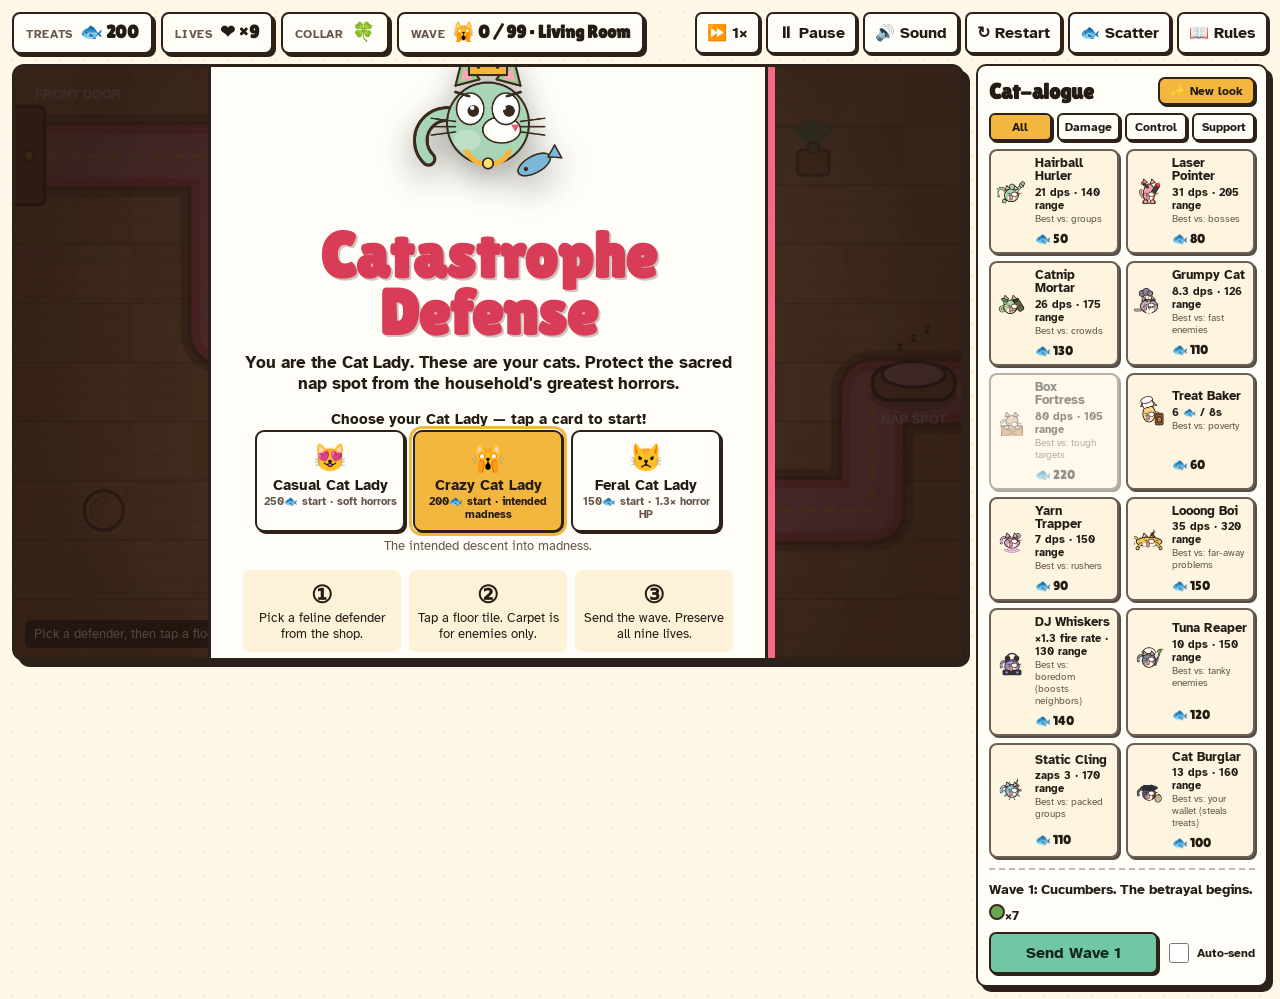
<file: tower-defense-game.html>
<!doctype html>
<html lang="en">
<head>
<meta charset="utf-8" />
<meta name="viewport" content="width=device-width, initial-scale=1, viewport-fit=cover" />
<meta name="color-scheme" content="light dark" />
<link rel="icon" href="data:," />
<link rel="preconnect" href="https://fonts.googleapis.com">
<link rel="preconnect" href="https://fonts.gstatic.com" crossorigin>
<link href="https://fonts.googleapis.com/css2?family=Atkinson+Hyperlegible:wght@400;700&family=Lilita+One&display=swap" rel="stylesheet">
<title>Catastrophe Defense</title>
<style>
:root{color-scheme:light dark;--ink:#251b15;--muted:#67574b;--paper:#fff8e8;--panel:#fffdf7;--edge:#2e2119;--pink:#f46b83;--red:#d83c57;--mint:#71c7a3;--gold:#f3b73f;--blue:#5c9fe8;--board:#c98655;--board2:#d99a67;--carpet:#e45c72;--carpet2:#f18597;--shadow:rgba(57,30,15,.22);--overlay:rgba(32,20,15,.78)}
@media(prefers-color-scheme:dark){:root{--ink:#fff7e9;--muted:#cdbdaf;--paper:#1b1715;--panel:#28211d;--edge:#f1d7bd;--pink:#ff758e;--red:#ff6079;--mint:#79d4ad;--gold:#ffc85d;--blue:#74b6ff;--board:#67452f;--board2:#79543b;--carpet:#9d3d50;--carpet2:#b94d63;--shadow:rgba(0,0,0,.42);--overlay:rgba(13,10,9,.86)}}
*{box-sizing:border-box}html,body{margin:0;min-height:100%;background:var(--paper);color:var(--ink);font-family:"Atkinson Hyperlegible",sans-serif}body{min-height:100vh;padding:12px;padding-bottom:max(12px,env(safe-area-inset-bottom));background-image:radial-gradient(circle at 12px 12px,color-mix(in srgb,var(--gold) 11%,transparent) 2px,transparent 2px);background-size:24px 24px}
button{font:inherit;color:inherit}.hud{max-width:1280px;margin:0 auto 10px;display:flex;gap:8px;align-items:stretch;flex-wrap:wrap}.stat{background:var(--panel);border:2px solid var(--edge);box-shadow:3px 3px 0 var(--edge);padding:7px 12px;border-radius:8px;min-width:108px;display:flex;align-items:baseline;justify-content:space-between;gap:7px}.stat span{font-size:.72rem;font-weight:700;text-transform:uppercase;letter-spacing:.06em;color:var(--muted)}.stat strong{font-family:"Lilita One",sans-serif;font-size:1.15rem;white-space:nowrap}.controls{margin-left:auto;display:flex;flex-wrap:wrap;gap:6px}.control,.send,.action{border:2px solid var(--edge);background:var(--panel);box-shadow:2px 2px 0 var(--edge);border-radius:7px;padding:7px 10px;font-weight:700;cursor:pointer;min-height:42px}.control:active,.send:active,.action:active,.tower-card:active{transform:translate(2px,2px);box-shadow:none}.control.active{background:var(--gold);color:#271b10}.game-shell{max-width:1280px;margin:auto;display:grid;grid-template-columns:minmax(0,1fr) 292px;gap:12px;align-items:start}.stage-wrap{position:relative;min-width:0;background:#160f0b;border:3px solid var(--edge);box-shadow:6px 6px 0 var(--edge);border-radius:12px;overflow:hidden;touch-action:none}.canvas-box{position:relative;aspect-ratio:16/10;width:100%}canvas{display:block;width:100%;height:100%;touch-action:none}.hint{position:absolute;left:10px;bottom:10px;background:rgba(22,15,11,.78);color:#fff8e8;padding:6px 9px;border-radius:6px;font-size:.8rem;pointer-events:none;backdrop-filter:blur(4px)}.shop{background:var(--panel);border:2px solid var(--edge);box-shadow:5px 5px 0 var(--edge);border-radius:10px;padding:11px}.shop-head{display:flex;align-items:center;justify-content:space-between;flex-wrap:wrap;gap:4px 8px;margin-bottom:8px}.shop h2,.tower-panel h2{font-family:"Lilita One",sans-serif;font-size:1.35rem;margin:0}.shop small{color:var(--muted)}.tower-list{display:grid;gap:7px;grid-template-columns:repeat(2,minmax(0,1fr))}.tower-card{width:100%;display:grid;grid-template-columns:32px 1fr;align-items:center;text-align:left;gap:6px;border:2px solid color-mix(in srgb,var(--edge) 70%,transparent);background:color-mix(in srgb,var(--panel) 88%,var(--gold));border-radius:8px;padding:6px;cursor:pointer;box-shadow:2px 2px 0 color-mix(in srgb,var(--edge) 80%,transparent);min-height:0}.tower-card.selected{background:color-mix(in srgb,var(--gold) 45%,var(--panel));outline:3px solid var(--gold);outline-offset:1px}.tower-card:disabled{opacity:.48;cursor:not-allowed}.tower-icon{width:30px;height:30px;object-fit:contain}.tower-name{display:block;font-weight:700;line-height:1.05;font-size:.8rem}.tower-flavor{display:none}.tower-stats{display:block;font-size:.66rem;font-weight:700;color:var(--ink);margin-top:2px}.tower-role{display:block;font-size:.6rem;color:var(--muted);margin-top:1px}.tower-card .cost{grid-column:2;font-family:"Lilita One";font-size:.8rem;white-space:nowrap}.shop-tabs{display:flex;gap:5px;margin-bottom:8px}.shop-tab{flex:1;border:2px solid var(--edge);background:var(--panel);border-radius:6px;padding:5px 2px;font-size:.72rem;font-weight:700;cursor:pointer;box-shadow:2px 2px 0 var(--edge)}.shop-tab.active{background:var(--gold);color:#251b15}.between{margin-top:10px;padding-top:10px;border-top:2px dashed color-mix(in srgb,var(--edge) 30%,transparent)}.wave-warning{font-weight:700;font-size:.9rem;margin-bottom:6px}.preview{display:flex;gap:5px;flex-wrap:wrap;min-height:20px;align-items:center}.preview .dot{width:16px;height:16px;border-radius:50%;border:2px solid #3a2a1e;display:inline-block}.send-row{display:flex;gap:7px;margin-top:8px}.send{flex:1;background:var(--mint);color:#14261e}.auto{display:flex;align-items:center;gap:5px;font-size:.78rem;font-weight:700;cursor:pointer}.auto input{width:20px;height:20px;accent-color:var(--pink)}.tower-panel{position:absolute;right:10px;bottom:10px;width:min(280px,calc(100% - 20px));background:var(--panel);color:var(--ink);border:2px solid var(--edge);box-shadow:4px 4px 0 var(--edge);border-radius:9px;padding:10px;z-index:4}.tower-panel[hidden]{display:none}.panel-top{display:flex;justify-content:space-between;align-items:start;gap:8px}.close{border:0;background:transparent;font-size:1.3rem;cursor:pointer;padding:2px 6px}.panel-stats{display:grid;grid-template-columns:repeat(3,1fr);gap:4px;margin:8px 0;font-size:.75rem}.panel-stats div{background:color-mix(in srgb,var(--gold) 16%,var(--panel));padding:5px;border-radius:5px}.panel-stats strong{display:block;font-size:.92rem}.panel-delta{font-size:.75rem;color:var(--muted);margin:0 0 8px}.prio-row{display:flex;justify-content:space-between;align-items:center;font-size:.75rem;font-weight:700;margin:0 0 8px}.mini{font:inherit;font-size:.78rem;font-weight:700;color:#251b15;background:var(--gold);border:2px solid var(--edge);border-radius:7px;padding:4px 10px;cursor:pointer;box-shadow:2px 2px 0 var(--edge)}.mini:active{transform:translate(2px,2px);box-shadow:none}.preview .pitem{margin-right:9px;white-space:nowrap;font-size:.8rem;font-weight:700}.panel-actions{display:flex;gap:6px}.action{font-size:.8rem;flex:1;min-height:38px}.upgrade{background:var(--gold);color:#251b15}.sell{background:color-mix(in srgb,var(--pink) 35%,var(--panel))}.overlay{position:absolute;inset:0;background:var(--overlay);z-index:8;display:grid;place-items:center;padding:16px}.overlay[hidden]{display:none}.modal{width:min(560px,100%);background:var(--panel);color:var(--ink);border:3px solid var(--edge);box-shadow:7px 7px 0 var(--pink);border-radius:14px;padding:clamp(18px,4vw,32px);text-align:center}.modal:not(.rules-modal){max-height:94vh;overflow-y:auto}.modal h1{font-family:"Lilita One",sans-serif;font-size:clamp(2rem,7vw,4rem);line-height:.9;margin:0 0 10px;color:var(--red);text-shadow:2px 2px 0 color-mix(in srgb,var(--edge) 25%,transparent)}.hero{width:min(210px,44vw);height:auto;filter:drop-shadow(0 12px 16px rgba(0,0,0,.35));animation:heroFloat 3.2s ease-in-out infinite;margin-bottom:4px}@keyframes heroFloat{0%,100%{transform:translateY(0) rotate(-1.2deg)}50%{transform:translateY(-10px) rotate(1.2deg)}}.modal .dek{font-weight:700;font-size:1.05rem;margin:0 0 16px}.diff-pick{font-weight:900;margin:10px 0 2px;font-size:15px}.diff-row{display:flex;gap:8px;justify-content:center;margin:0 0 6px}.diff-card{flex:1;max-width:150px;border:2px solid var(--edge);background:var(--panel);border-radius:9px;padding:9px 4px;cursor:pointer;box-shadow:2px 2px 0 var(--edge);display:flex;flex-direction:column;align-items:center;gap:1px}.diff-card.active{background:var(--gold);color:#251b15;outline:3px solid var(--gold);outline-offset:1px}.diff-ico{font-size:1.7rem}.diff-card b{font-size:.92rem}.diff-card small{color:var(--muted);font-size:.68rem;font-weight:700}.diff-card.active small{color:#251b15}.diff-blurb{font-size:.82rem;color:var(--muted);margin:0 0 14px;min-height:1.2em}.howto{display:grid;grid-template-columns:repeat(3,1fr);gap:8px;margin:16px 0}.howto div{background:color-mix(in srgb,var(--gold) 17%,var(--panel));border-radius:8px;padding:10px 6px;font-size:.82rem}.howto b{display:block;font-size:1.5rem}.big-button{border:3px solid var(--edge);box-shadow:4px 4px 0 var(--edge);border-radius:9px;background:var(--mint);color:#14261e;font-family:"Lilita One",sans-serif;font-size:1.25rem;padding:11px 24px;cursor:pointer}.result-sub{font-size:1.05rem}.toast{position:fixed;top:14px;left:50%;transform:translateX(-50%);z-index:20;background:var(--edge);color:var(--paper);padding:8px 13px;border-radius:7px;font-weight:700;opacity:0;pointer-events:none;transition:opacity .15s}.toast.show{opacity:1}
@media(max-width:860px){body{padding:7px}.stage-wrap:has(.overlay:not([hidden])) .canvas-box{height:520px;aspect-ratio:auto}.hud{gap:6px;margin-bottom:8px}.stat{flex:1;min-width:92px;padding:6px 8px}.stat span{font-size:.62rem}.controls{order:2;margin-left:0;width:100%;display:grid;grid-template-columns:repeat(6,1fr)}.control{font-size:.78rem;padding:5px;min-height:38px}.game-shell{grid-template-columns:1fr;gap:9px}.stage-wrap{box-shadow:4px 4px 0 var(--edge)}.shop{box-shadow:4px 4px 0 var(--edge);display:flex;flex-direction:column}.tower-list{display:flex;overflow-x:auto;gap:6px;padding:2px 2px 8px;scroll-snap-type:x proximity;-webkit-overflow-scrolling:touch}.tower-card{flex:0 0 104px;scroll-snap-align:start;display:flex;flex-direction:column;align-items:center;text-align:center;gap:2px;padding:8px 4px}.tower-icon{width:38px;height:38px}.tower-name{font-size:.72rem}.tower-card .cost{font-size:.78rem}.tower-flavor{display:none}.tower-stats{display:none}.tower-role{display:none}.shop-head{margin-bottom:6px}.shop-tabs{margin-bottom:6px}.between{order:-1;display:grid;grid-template-columns:1fr auto;gap:6px;margin:0 0 8px;padding:0 0 8px;border-top:0;border-bottom:2px dashed color-mix(in srgb,var(--edge) 30%,transparent)}.wave-warning,.preview{grid-column:1}.send-row{grid-column:2;grid-row:1/3;flex-direction:column}.send{min-width:112px}.howto{grid-template-columns:1fr}.howto div{display:flex;align-items:center;text-align:left;gap:10px;padding:7px 10px}.howto b{min-width:30px}.modal{padding:18px}.hint{font-size:.68rem;left:6px;bottom:6px}}
@media(max-width:420px){.stat{min-width:76px}.stat span{font-size:.62rem}.stat strong{font-size:1rem}.tower-panel{right:6px;bottom:6px;width:calc(100% - 12px)}.tower-list{gap:5px}.tower-name{font-size:.86rem}}
@media(prefers-reduced-motion:reduce){*{scroll-behavior:auto!important}.toast{transition:none}.hero{animation:none}}
.rules-modal{width:min(780px,100%);max-height:88vh;display:flex;flex-direction:column;text-align:left;padding:clamp(16px,3vw,26px)}
.rules-modal h1{font-size:clamp(1.5rem,5vw,2.2rem);margin:0}
.rules-body{overflow-y:auto;margin-top:12px;padding-right:6px;-webkit-overflow-scrolling:touch}
.rule-sec{margin:0 0 20px}.rule-sec>h3{font-family:"Lilita One",sans-serif;font-size:1.15rem;margin:0 0 8px;color:var(--red)}
.rule-sec p,.rule-sec li{font-size:.86rem;line-height:1.5;margin:4px 0}
.rule-sec ul{margin:6px 0;padding-left:20px}
.codex-grid{display:grid;grid-template-columns:repeat(auto-fill,minmax(210px,1fr));gap:8px}
.codex-card{display:flex;gap:9px;align-items:start;background:color-mix(in srgb,var(--gold) 12%,var(--panel));border:2px solid color-mix(in srgb,var(--edge) 55%,transparent);border-radius:9px;padding:8px}
.codex-card img{width:58px;height:58px;object-fit:contain;flex:none}
.codex-card b{font-size:.88rem;display:block;line-height:1.15}
.codex-card .cc-sub{font-size:.72rem;color:var(--muted);display:block;margin:3px 0}
.codex-card .cc-txt{font-size:.74rem;line-height:1.4}
.codex-card .cc-l3{font-size:.72rem;display:block;margin-top:4px}
.kbd{background:color-mix(in srgb,var(--edge) 12%,var(--panel));border:1px solid color-mix(in srgb,var(--edge) 45%,transparent);border-radius:4px;padding:0 5px;font-size:.78rem;font-weight:700}
</style>
</head>
<body>
<div class="toast" id="toast" role="status" aria-live="polite"></div>
<header class="hud" aria-label="Game status and controls">
  <div class="stat"><span>Treats</span><strong id="treats">🐟 200</strong></div>
  <div class="stat"><span>Lives</span><strong id="lives">❤ ×9</strong></div>
  <div class="stat"><span>Collar</span><strong id="collar" title="Lucky collar — survive one fatal leak">🍀</strong></div>
  <div class="stat"><span>Wave</span><strong id="wave">0 / 99</strong></div>
  <div class="controls">
    <button class="control" id="speed" type="button" aria-label="Toggle game speed">⏩ 1×</button>
    <button class="control" id="pause" type="button" aria-label="Pause game">⏸ Pause</button>
    <button class="control" id="mute" type="button" aria-label="Mute sounds">🔊 Sound</button>
    <button class="control" id="restart" type="button" aria-label="Restart game">↻ Restart</button>
    <button class="control" id="scatter" type="button" aria-label="Treat scatter: slow all enemies for 3 seconds">🐟 Scatter</button>
    <button class="control" id="rules" type="button" aria-label="Game rules and codex">📖 Rules</button>
  </div>
</header>
<main class="game-shell">
  <section class="stage-wrap" aria-label="Tower defense battlefield">
    <div class="canvas-box"><canvas id="game" width="960" height="600" aria-label="Cat tower defense game board"></canvas></div>
    <div class="hint" id="hint">Pick a defender, then tap a floor tile.</div>
    <section class="tower-panel" id="towerPanel" hidden aria-live="polite">
      <div class="panel-top"><h2 id="panelName">Tower</h2><button class="close" id="closePanel" aria-label="Close tower details">×</button></div>
      <div class="panel-stats"><div><span>Level</span><strong id="panelLevel">1/3</strong></div><div><span>Damage</span><strong id="panelDamage">0</strong></div><div><span>Range</span><strong id="panelRange">0</strong></div></div>
      <p class="panel-delta" id="panelDelta"></p>
      <div class="prio-row" id="prioRow"><span>Targets</span><button class="mini" id="prio" type="button" title="Cycle targeting priority">First ➤</button></div>
      <div class="panel-actions"><button class="action upgrade" id="upgrade" type="button">Upgrade</button><button class="action sell" id="sell" type="button">Sell</button></div>
    </section>
    <section class="overlay" id="startOverlay">
      <div class="modal">
        <img id="heroImg" class="hero" alt="Champion of the sacred nap" width="220" height="220">
        <h1>Catastrophe Defense</h1>
        <p class="dek">You are the Cat Lady. These are your cats. Protect the sacred nap spot from the household's greatest horrors.</p>
        <p class="diff-pick">Choose your Cat Lady — tap a card to start!</p>
        <div class="diff-row" id="diffRow"><button class="diff-card" data-d="easy" type="button"><span class="diff-ico">😻</span><b>Casual Cat Lady</b><small>250🐟 start · soft horrors</small></button><button class="diff-card active" data-d="normal" type="button"><span class="diff-ico">🙀</span><b>Crazy Cat Lady</b><small>200🐟 start · intended madness</small></button><button class="diff-card" data-d="hard" type="button"><span class="diff-ico">😾</span><b>Feral Cat Lady</b><small>150🐟 start · 1.3× horror HP</small></button></div>
        <p class="diff-blurb" id="diffBlurb">The intended descent into madness.</p>
        <div class="howto"><div><b>①</b><span>Pick a feline defender from the shop.</span></div><div><b>②</b><span>Tap a floor tile. Carpet is for enemies only.</span></div><div><b>③</b><span>Send the wave. Preserve all nine lives.</span></div></div>
        <button class="big-button" id="start" type="button">Release the cats</button>
      </div>
    </section>
    <section class="overlay" id="resultOverlay" hidden>
      <div class="modal"><h1 id="resultTitle"></h1><p class="result-sub" id="resultSub"></p><p class="result-sub" id="bestSub"></p><button class="big-button" id="again" type="button">Defend another nap</button></div>
    </section>
    <section class="overlay" id="rulesOverlay" hidden>
      <div class="modal rules-modal" role="dialog" aria-label="Game rules and codex">
        <div class="panel-top"><h1>📖 Rules & Codex</h1><button class="close" id="closeRules" aria-label="Close rules">×</button></div>
        <div class="rules-body" id="rulesBody"></div>
      </div>
    </section>
  </section>
  <aside class="shop" aria-label="Tower shop">
    <div class="shop-head"><h2>Cat-alogue</h2><button class="mini" id="look" type="button" aria-pressed="false" aria-label="Switch between classic and new cat artwork">✨ New look</button></div>
    <div class="shop-tabs" id="shopTabs"><button class="shop-tab active" data-f="all" type="button">All</button><button class="shop-tab" data-f="dmg" type="button">Damage</button><button class="shop-tab" data-f="ctrl" type="button">Control</button><button class="shop-tab" data-f="sup" type="button">Support</button></div>
    <div class="tower-list" id="towerList"></div>
    <section class="between" id="between">
      <div class="wave-warning" id="warning">Wave 1: Cucumbers. The betrayal begins.</div>
      <div class="preview" id="preview" aria-label="Next wave enemies"></div>
      <div class="send-row"><button class="send" id="send" type="button">Send Wave 1</button><label class="auto"><input id="auto" type="checkbox">Auto-send</label></div>
    </section>
  </aside>
</main>
<script>
(function(){
'use strict';
/* ============================== core setup ============================== */
const canvas=document.getElementById('game'),ctx=canvas.getContext('2d');
const W=960,H=600,CELL=60,COLS=16,ROWS=10;
const $=id=>document.getElementById(id);
const INK='#3a2a1e';
const ui={treats:$('treats'),lives:$('lives'),collar:$('collar'),wave:$('wave'),speed:$('speed'),pause:$('pause'),mute:$('mute'),restart:$('restart'),scatter:$('scatter'),towerList:$('towerList'),between:$('between'),warning:$('warning'),preview:$('preview'),send:$('send'),auto:$('auto'),hint:$('hint'),panel:$('towerPanel'),panelName:$('panelName'),panelLevel:$('panelLevel'),panelDamage:$('panelDamage'),panelRange:$('panelRange'),panelDelta:$('panelDelta'),prio:$('prio'),prioRow:$('prioRow'),upgrade:$('upgrade'),sell:$('sell'),close:$('closePanel'),start:$('start'),startOverlay:$('startOverlay'),result:$('resultOverlay'),resultTitle:$('resultTitle'),resultSub:$('resultSub'),bestSub:$('bestSub'),again:$('again'),toast:$('toast'),look:$('look'),rules:$('rules'),rulesOverlay:$('rulesOverlay'),closeRules:$('closeRules'),rulesBody:$('rulesBody')};
const TOWERS={
 hair:{name:'Hairball Hurler',color:'#a8d5b5',cost:50,damage:16,rate:.78,range:140,kind:'lob',cat:'dmg',flavor:'A time-honored delivery method.',role:'Best vs: groups',l3:'hairballs split to a nearby enemy'},
 laser:{name:'Laser Pointer',color:'#f2a0a8',cost:80,damage:5.5,rate:.18,range:205,kind:'laser',cat:'dmg',flavor:'The red dot never misses. Mostly.',role:'Best vs: bosses',l3:'beam chains to a nearby enemy'},
 mortar:{name:'Catnip Mortar',color:'#b5cfa0',cost:130,damage:48,rate:1.85,range:175,kind:'mortar',cat:'dmg',aoe:68,flavor:'Side effects include dizziness and victory.',role:'Best vs: crowds',l3:'explosions leave slowing catnip haze'},
 grumpy:{name:'Grumpy Cat',color:'#b8b3c7',cost:110,damage:4,rate:.48,range:126,kind:'aura',cat:'ctrl',slow:.58,flavor:'Disappointment, weaponized.',role:'Best vs: fast enemies',l3:'aura slows to 45% speed'},
 box:{name:'Box Fortress',color:'#d9b98a',cost:220,damage:105,rate:1.32,range:105,kind:'box',cat:'dmg',flavor:'If it fits, it sits. If it doesn\u2019t fit, it dies.',role:'Best vs: tough targets',l3:'impacts stun briefly'},
 baker:{name:'Treat Baker',color:'#f2d38a',cost:60,damage:0,rate:1,range:0,kind:'econ',cat:'sup',gen:6,genRate:8,flavor:'Bakes treats. Eats most of them.',role:'Best vs: poverty',l3:'bakes golden treats (double output)'},
 yarn:{name:'Yarn Trapper',color:'#cfa8d0',cost:90,damage:8,rate:1.1,range:150,kind:'yarn',cat:'ctrl',flavor:'Professional tangler. Amateur untangler.',role:'Best vs: rushers',l3:'yarn snags a second enemy'},
 loong:{name:'Looong Boi',color:'#e8c95a',cost:150,damage:90,rate:2.6,range:320,kind:'snipe',cat:'dmg',flavor:'He stretches. Oh god, he stretches.',role:'Best vs: far-away problems',l3:'shots slow enemies 40%'},
 dj:{name:'DJ Whiskers',color:'#9a8fd0',cost:140,damage:0,rate:1,range:130,kind:'buff',cat:'sup',buff:1.3,flavor:'Dropping beats, buffing cats.',role:'Best vs: boredom (boosts neighbors)',l3:'neighbors fire 45% faster'},
 tuna:{name:'Tuna Reaper',color:'#7a8a99',cost:120,damage:10,rate:1.0,range:150,kind:'dot',cat:'dmg',flavor:'Smells like death. Works like it too.',role:'Best vs: tanky enemies',l3:'poison also slows 25%'},
 static:{name:'Static Cling',color:'#8fd0e8',cost:110,damage:22,rate:1.4,range:170,kind:'chain',cat:'dmg',flavor:'Do NOT pet. Seriously.',role:'Best vs: packed groups',l3:'zaps 6 targets'},
 burglar:{name:'Cat Burglar',color:'#5a5a6e',cost:100,damage:12,rate:.9,range:160,kind:'steal',cat:'dmg',flavor:'Your treats are already his.',role:'Best vs: your wallet (steals treats)',l3:'steals 2🐟, 10% jackpot of 10🐟'}
};
const DIFFS={
 easy:{name:'Casual Cat Lady',icon:'😻',hp:.85,treat:1.25,start:250,blurb:'Plenty of treats, softer horrors. No judgment.'},
 normal:{name:'Crazy Cat Lady',icon:'🙀',hp:1,treat:1,start:200,blurb:'The intended descent into madness.'},
 hard:{name:'Feral Cat Lady',icon:'😾',hp:1.3,treat:.8,start:150,blurb:'Hungry horrors. Empty wallet. Good luck.'}
};
const ENEMIES={
 cucumber:{name:'Cucumber',color:'#6aa84f',hp:44,speed:57,bounty:8,flavor:'Appears behind you when you least expect it.'},
 dog:{name:'Dog',color:'#a06a35',hp:35,speed:85,bounty:9,flavor:'Bork bork. Extremely rude.'},
 mail:{name:'Mailman',color:'#5c6e8c',hp:88,speed:48,bounty:12,flavor:'He\u2019s back. Again.'},
 vacuum:{name:'Vacuum Cleaner',color:'#7a6f9b',hp:235,speed:28,bounty:20,flavor:'The ancient enemy. VRRRRRR.'},
 bath:{name:'Bath Time',color:'#4fa8c9',hp:265,speed:57,bounty:25,flavor:'WATER. ABSOLUTELY NOT.'},
 toddler:{name:'Sugar Toddler',color:'#e8903f',hp:320,speed:95,bounty:30,flavor:'Sticky hands. Zero remorse.'},
 inlaws:{name:'The In-Laws',color:'#8a7a9e',hp:900,speed:22,bounty:55,flavor:'Staying for "just a week".'},
 karen:{name:'Karen',color:'#d94f70',hp:1500,speed:35,bounty:80,flavor:'She wants to speak to the manager.'},
 alarm:{name:'Alarm Clock',color:'#7ab8d9',hp:420,speed:100,bounty:35,flavor:'MONDAY. 6AM. NO SNOOZE.'},
 diaper:{name:'Full Diaper',color:'#a8a06a',hp:1400,speed:20,bounty:60,flavor:'Do not shake. Do not squeeze.'},
 boss:{name:'Empty Food Bowl',color:'#c9a227',hp:1050,speed:24,bounty:85,boss:true,flavor:'The horror. THE HORROR.'}
};
const warnings=['Cucumbers. The betrayal begins.','More cucumbers. Stay pointy.','The dogs have learned to run indoors.','The mailman knows your address.','EMPTY BOWL DETECTED. This is not a drill.','Breather. Rebuild, reposition, breathe.','The mailman brought the whole route.','Bath time has entered the chat.','Everything is loud and unacceptable.','A second empty bowl. Somehow emptier.','Breather. The house exhales.','No corner is safe from the vacuum.','The water is lukewarm. The audacity.','An express delivery of nonsense.','The bowl returns, demanding dinner.','Breather. Sharpen your claws.','The vacuum has eaten a sock and grown stronger.','Bath time: now with extra splashing.','The house is 97% enemies by volume.','FINAL BOWL. DEFEND THE NAP.'];
const MAPS=[
 {name:'Living Room',door:'FRONT DOOR',floorA:'#cf9260',floorB:'#c98655',carpet:'#e45c72',carpetIn:'#f18597',nap:[912,318],
  grid:[[-1,1],[3,1],[3,4],[7,4],[7,2],[11,2],[11,7],[14,7],[14,5],[16,5]]},
 {name:'Kitchen',door:'BACK DOOR',floorA:'#d8d2c4',floorB:'#c9c2b2',carpet:'#4fa8a0',carpetIn:'#6fc4bc',nap:[912,208],
  grid:[[-1,8],[4,8],[4,5],[8,5],[8,8],[12,8],[12,3],[16,3]]},
 {name:'Bedroom',door:'HALLWAY',floorA:'#b98a5e',floorB:'#a87850',carpet:'#8a6fae',carpetIn:'#a68cc6',nap:[918,508],
  grid:[[-1,2],[12,2],[12,5],[3,5],[3,8],[16,8]]},
 {name:'Bathroom',door:'LAUNDRY',floorA:'#cfe0e8',floorB:'#bccfda',carpet:'#4fa8c9',carpetIn:'#7cc4de',nap:[918,508],
  grid:[[-1,5],[5,5],[5,1],[11,1],[11,8],[16,8]]},
 {name:'Attic',door:'LADDER',floorA:'#8a6a4a',floorB:'#75563a',carpet:'#c9763c',carpetIn:'#e08e52',nap:[918,388],
  grid:[[-1,8],[2,8],[2,2],[6,2],[6,8],[10,8],[10,2],[14,2],[14,6],[16,6]]}
];
let waypointGrid=MAPS[0].grid;
let waypoints=waypointGrid.map(p=>({x:p[0]*CELL+CELL/2,y:p[1]*CELL+CELL/2}));
const pathCells=new Set();
const segLens=[],segCum=[0];
let TOTAL_LEN=0;
function computePath(){
 pathCells.clear();
 for(let s=0;s<waypointGrid.length-1;s++){let [x1,y1]=waypointGrid[s],[x2,y2]=waypointGrid[s+1],dx=Math.sign(x2-x1),dy=Math.sign(y2-y1),x=x1,y=y1;while(x!==x2||y!==y2){if(x>=0&&x<COLS&&y>=0&&y<ROWS)pathCells.add(x+','+y);x+=dx;y+=dy}if(x>=0&&x<COLS&&y>=0&&y<ROWS)pathCells.add(x+','+y)}
 segLens.length=0;segCum.length=0;segCum.push(0);
 for(let i=0;i<waypoints.length-1;i++){const L=Math.hypot(waypoints[i+1].x-waypoints[i].x,waypoints[i+1].y-waypoints[i].y);segLens.push(L);segCum.push(segCum[i]+L)}
 TOTAL_LEN=segCum[segCum.length-1];
}
function setMap(i){state.map=i;const m=MAPS[i];waypointGrid=m.grid;waypoints=waypointGrid.map(p=>({x:p[0]*CELL+CELL/2,y:p[1]*CELL+CELL/2}));computePath();bakeBackground()}
computePath();
let state;
function newState(){return{treats:200,lives:9,collar:true,wave:0,map:0,difficulty:'normal',kills:0,scatterCD:0,towers:[],enemies:[],projectiles:[],beams:[],particles:[],floats:[],rings:[],flashes:[],banner:null,hitstop:0,slowmo:0,telegraph:0,leakFlash:0,motes:Array.from({length:22},()=>({x:Math.random()*W,y:Math.random()*H,r:1+Math.random()*2.5,ph:Math.random()*6.28,sp:6+Math.random()*10})),selectedType:null,selectedTower:null,hover:null,waveActive:false,spawnQueue:[],spawnClock:0,gameOver:false,victory:false,started:false,paused:false,speed:1,muted:false,last:performance.now(),intermission:0,shake:0};}
state=newState();
let audioCtx=null;
function sound(type){if(state.muted)return;try{audioCtx=audioCtx||new(window.AudioContext||window.webkitAudioContext)();if(audioCtx.state==='suspended')audioCtx.resume();let o=audioCtx.createOscillator(),g=audioCtx.createGain(),now=audioCtx.currentTime;o.connect(g);g.connect(audioCtx.destination);g.gain.setValueAtTime(.055,now);g.gain.exponentialRampToValueAtTime(.001,now+(type==='sad'?.65:.13));if(type==='shoot'){o.frequency.setValueAtTime(340,now);o.frequency.exponentialRampToValueAtTime(180,now+.11)}else if(type==='kill'){o.type='triangle';o.frequency.setValueAtTime(520,now);o.frequency.exponentialRampToValueAtTime(800,now+.1)}else if(type==='wave'){o.type='square';o.frequency.setValueAtTime(220,now);o.frequency.setValueAtTime(330,now+.09);o.frequency.setValueAtTime(440,now+.18);g.gain.exponentialRampToValueAtTime(.001,now+.28)}else if(type==='place'){o.type='sine';o.frequency.setValueAtTime(500,now);o.frequency.exponentialRampToValueAtTime(700,now+.08)}else{o.frequency.setValueAtTime(420,now);o.frequency.exponentialRampToValueAtTime(95,now+.6)}o.start(now);o.stop(now+(type==='wave'?.3:type==='sad'?.7:.14))}catch(e){}}
function towerStats(t){let d=TOWERS[t.type],mult=Math.pow(2.05,t.level-1);const s={damage:d.damage*mult,range:d.range+(t.level-1)*16,rate:d.rate,aoe:d.aoe?d.aoe+(t.level-1)*6:0};if(d.kind==='econ'){s.gen=[6,10,16][t.level-1];s.genRate=[8,7,6][t.level-1]}if(d.kind==='buff')s.buff=[1.3,1.38,1.45][t.level-1];if(d.kind==='chain')s.jumps=[3,4,6][t.level-1];return s}
function towerDPS(t){let s=towerStats(t);return s.damage/s.rate}
function upgradeCost(t){let b=TOWERS[t.type].cost;return Math.round(b*(t.level===1?.75:1.25));}
function towerInvested(t){let b=TOWERS[t.type].cost;if(t.level>1)b+=Math.round(TOWERS[t.type].cost*.75);if(t.level>2)b+=Math.round(TOWERS[t.type].cost*1.25);return b}
/* ============================== sprite baking ============================== */
function bake(size,fn){const c=document.createElement('canvas');c.width=c.height=size;const g=c.getContext('2d');g.lineJoin='round';g.lineCap='round';fn(g,size);return c}
function disc(g,x,y,r,fill,lw){g.beginPath();g.arc(x,y,r,0,Math.PI*2);g.fillStyle=fill;g.fill();if(lw!==0){g.lineWidth=lw||3;g.strokeStyle=INK;g.stroke()}}
function ell(g,x,y,rx,ry,fill,lw){g.beginPath();g.ellipse(x,y,rx,ry,0,0,Math.PI*2);g.fillStyle=fill;g.fill();if(lw!==0){g.lineWidth=lw||3;g.strokeStyle=INK;g.stroke()}}
function tri(g,x1,y1,x2,y2,x3,y3,fill,lw){g.beginPath();g.moveTo(x1,y1);g.lineTo(x2,y2);g.lineTo(x3,y3);g.closePath();g.fillStyle=fill;g.fill();if(lw!==0){g.lineWidth=lw||3;g.strokeStyle=INK;g.stroke()}}
function rrect(g,x,y,w,h,r,fill,lw){g.beginPath();g.roundRect(x,y,w,h,r);g.fillStyle=fill;g.fill();if(lw!==0){g.lineWidth=lw||3;g.strokeStyle=INK;g.stroke()}}
function catEar(g,x,y,color){tri(g,x-11,y+7,x-5,y-11,x+9,y+3,color,3);tri(g,x-6,y+3,x-3,y-5,x+4,y+1,'#f6a8bb',0)}
function catCollar(g,c,color){g.strokeStyle=color;g.lineWidth=6;g.beginPath();g.arc(c,c+16,17,Math.PI*.15,Math.PI*.85);g.stroke();disc(g,c,c+30,4.5,'#ffe26b',2)}
function catCrown(g,c){g.fillStyle='#f3b73f';g.strokeStyle=INK;g.lineWidth=2.5;g.beginPath();g.moveTo(c-13,c-26);g.lineTo(c-13,c-38);g.lineTo(c-7,c-31);g.lineTo(c,c-40);g.lineTo(c+7,c-31);g.lineTo(c+13,c-38);g.lineTo(c+13,c-26);g.closePath();g.fill();g.stroke();disc(g,c,c-40,2.5,'#e45c72',0)}
function bakeCatClassic(type,level,px){
 const d=TOWERS[type],S=112,PS=px||S;
 return bake(PS,(g)=>{
  if(px)g.scale(px/S,px/S);
  const c=S/2,color=d.color;
  g.lineCap='round';
  const limb=(x1,y1,x2,y2,w)=>{g.strokeStyle=INK;g.lineWidth=w+4;g.beginPath();g.moveTo(x1,y1);g.lineTo(x2,y2);g.stroke();g.strokeStyle=color;g.lineWidth=w;g.beginPath();g.moveTo(x1,y1);g.lineTo(x2,y2);g.stroke()};
  const tailArc=(x,y,r,a1,a2)=>{g.strokeStyle=INK;g.lineWidth=10;g.beginPath();g.arc(x,y,r,a1,a2);g.stroke();g.strokeStyle=color;g.lineWidth=6;g.beginPath();g.arc(x,y,r,a1,a2);g.stroke()};
  // ---- tails ----
  if(type==='hair')tailArc(c-40,c+6,16,Math.PI*.7,Math.PI*1.9);
  else if(type==='laser'){g.strokeStyle=INK;g.lineWidth=10;g.beginPath();g.moveTo(c-20,c+24);g.quadraticCurveTo(c-36,c+10,c-30,c-2);g.stroke();g.strokeStyle=color;g.lineWidth=6;g.beginPath();g.moveTo(c-20,c+24);g.quadraticCurveTo(c-36,c+10,c-30,c-2);g.stroke()}
  else if(type==='mortar')tailArc(c-36,c+22,8,0,Math.PI*2);
  else if(type==='grumpy'){g.strokeStyle=INK;g.lineWidth=10;g.beginPath();g.moveTo(c-32,c+30);g.lineTo(c-52,c+30);g.stroke();g.strokeStyle=color;g.lineWidth=6;g.beginPath();g.moveTo(c-32,c+30);g.lineTo(c-52,c+30);g.stroke()}
  else if(type==='baker')tailArc(c+26,c+20,14,Math.PI*1.2,Math.PI*2.4);
  else if(type==='loong')tailArc(c-54,c+10,12,Math.PI*.6,Math.PI*1.8);
  else tailArc(c-26,c+12,15,Math.PI*.85,Math.PI*1.95);
  // ---- bodies: each cat IS its weapon ----
  if(type==='hair'){
   // the pitcher, mid-throw
   limb(c-12,c+20,c-28,c+36,8);disc(g,c-29,c+38,7,color,3);
   g.save();g.translate(c-2,c+16);g.rotate(-.18);ell(g,0,0,26,24,color,3.5);ell(g,-2,10,14,10,'#fff7ea',0);g.restore();
   limb(c+14,c+4,c+34,c-20,8);disc(g,c+36,c-22,8,color,3);
   disc(g,c+40,c-28,7,'#9ccb9c',2.5);
  }
  else if(type==='laser'){
   // walking cannon
   rrect(g,c-24,c+38,18,9,3,color,2.5);rrect(g,c+6,c+38,18,9,3,color,2.5);
   ell(g,c,c+10,21,36,color,3.5);ell(g,c,c+26,12,14,'#fff7ea',0);
   ell(g,c-13,c+40,9,7,color,3);ell(g,c+13,c+40,9,7,color,3);
   g.save();g.translate(c+16,c+6);g.rotate(.55);
   rrect(g,-8,-38,16,48,6,'#3a3f4a',3);rrect(g,-8,-38,16,11,5,'#ff334f',2.5);disc(g,0,-40,4,'#ff6b81',0);
   g.restore();
  }
  else if(type==='mortar'){
   // artillery crew + tube
   disc(g,c-6,c+14,25,color,3.5);ell(g,c-6,c+28,14,9,'#fff7ea',0);
   g.save();g.translate(c+28,c+12);g.rotate(-.55);
   rrect(g,-11,-26,22,44,7,'#5a6b4a',3.5);
   ell(g,0,-26,11,6,'#2e3a26',3);
   g.restore();
   disc(g,c+8,c+22,7,color,3);
  }
  else if(type==='grumpy'){
   // personal storm cloud
   ell(g,c,c+16,32,25,color,3.5);ell(g,c,c+30,18,11,'#fff7ea',0);
   disc(g,c-26,c-32,11,'#8a7f9e',3);disc(g,c-10,c-38,13,'#8a7f9e',3);disc(g,c+4,c-32,10,'#8a7f9e',3);
   g.strokeStyle='rgba(90,80,110,.7)';g.lineWidth=2.5;
   for(let i=0;i<3;i++){g.beginPath();g.moveTo(c-24+i*12,c-22);g.lineTo(c-28+i*12,c-12);g.stroke()}
  }
  else if(type==='box'){
   // the tank
   disc(g,c,c+2,22,color,3.5);
   ell(g,c,c+14,10,7,'#fff7ea',0);
   g.save();g.translate(c,c+38);g.rotate(.02);
   rrect(g,-38,-20,76,50,4,'#c98d4e',3.5);
   g.strokeStyle='rgba(58,42,30,.55)';g.lineWidth=3;
   g.beginPath();g.moveTo(-38,-20);g.lineTo(38,30);g.moveTo(38,-20);g.lineTo(-38,30);g.stroke();
   g.strokeStyle='#8a6a3c';g.lineWidth=5;
   g.beginPath();g.moveTo(-38,-20);g.lineTo(-28,-20);g.lineTo(-28,-10);g.stroke();
   g.beginPath();g.moveTo(38,-20);g.lineTo(28,-20);g.lineTo(28,-10);g.stroke();
   g.beginPath();g.moveTo(-38,30);g.lineTo(-28,30);g.lineTo(-28,20);g.stroke();
   g.beginPath();g.moveTo(38,30);g.lineTo(28,30);g.lineTo(28,20);g.stroke();
   g.restore();
   ell(g,c-20,c+24,9,7,color,3);ell(g,c+20,c+24,9,7,color,3);
  }
  else if(type==='baker'){
   // the bakery
   ell(g,c,c+10,23,31,color,3.5);ell(g,c,c+26,13,13,'#fff7ea',0);
   g.save();g.translate(c+38,c+30);
   rrect(g,-15,-22,30,44,6,'#8a5a3c',3);
   rrect(g,-15,-22,30,8,4,'#6e452c',0);
   rrect(g,-9,-8,18,20,4,'#2e2018',2.5);
   rrect(g,-6,-5,12,14,3,'#ff9a3c',0);
   ell(g,0,2,6,4,'#c96a1e',0);
   g.restore();
  }
  else if(type==='yarn'){
   // the spider
   g.strokeStyle='#c97bb8';g.lineWidth=2.5;
   for(let i=0;i<5;i++){const a=Math.PI*.15+i*Math.PI*.175;g.beginPath();g.moveTo(c,c+38);g.lineTo(c+Math.cos(a)*34,c+38+Math.sin(a)*16);g.stroke()}
   g.beginPath();g.ellipse(c,c+40,20,9,0,Math.PI*.1,Math.PI*.9);g.stroke();
   g.beginPath();g.ellipse(c,c+40,30,14,0,Math.PI*.1,Math.PI*.9);g.stroke();
   ell(g,c,c+18,28,18,color,3.5);ell(g,c,c+28,16,8,'#fff7ea',0);
   g.strokeStyle='#e8a8d8';g.lineWidth=3.5;
   g.beginPath();g.arc(c,c+18,26,Math.PI*.15,Math.PI*.75);g.stroke();
   disc(g,c+22,c-8,9,'#e8a8d8',2.5);
  }
  else if(type==='loong'){
   // the stretch
   ell(g,c,c+14,48,17,color,3.5);ell(g,c,c+24,26,9,'#fff7ea',0);
   limb(c-30,c+22,c-42,c+36,7);disc(g,c-43,c+38,6,color,3);
   limb(c+30,c+22,c+42,c+36,7);disc(g,c+43,c+38,6,color,3);
   g.strokeStyle='rgba(58,42,30,.4)';g.lineWidth=2;
   for(let i=-2;i<=2;i++){g.beginPath();g.moveTo(c+i*16,c-2);g.lineTo(c+i*16,c+4);g.stroke()}
  }
  else if(type==='dj'){
   // the DJ booth
   ell(g,c,c+16,27,24,color,3.5);ell(g,c,c+30,15,10,'#fff7ea',0);
   rrect(g,c-34,c+30,68,18,4,'#2e3340',2.5);
   disc(g,c-20,c+39,10,'#3a3f4a',2.5);disc(g,c-20,c+39,4,color,0);
   disc(g,c+20,c+39,10,'#3a3f4a',2.5);disc(g,c+20,c+39,4,color,0);
  }
  else if(type==='tuna'){
   // the reaper
   g.strokeStyle=INK;g.lineWidth=7;g.beginPath();g.moveTo(c+24,c+34);g.lineTo(c+40,c-14);g.stroke();
   g.strokeStyle='#6b7683';g.lineWidth=4;g.beginPath();g.moveTo(c+24,c+34);g.lineTo(c+40,c-14);g.stroke();
   ell(g,c,c+16,25,26,color,3.5);ell(g,c,c+30,14,10,'#fff7ea',0);
   g.fillStyle='#4a5560';g.strokeStyle=INK;g.lineWidth=3;
   g.beginPath();g.arc(c,c-4,27,Math.PI*1.08,Math.PI*1.92);g.arc(c,c-4,27,Math.PI*1.92,Math.PI*1.08,true);g.closePath();g.fill();g.stroke();
  }
  else if(type==='static'){
   // the frazzle
   ell(g,c,c+14,24,24,color,3.5);ell(g,c,c+28,13,10,'#fff7ea',0);
   for(let i=0;i<10;i++){const a=i/10*Math.PI*2,x1=c+Math.cos(a)*22,y1=c+14+Math.sin(a)*22,x2=c+Math.cos(a)*33,y2=c+14+Math.sin(a)*33;
    g.strokeStyle=INK;g.lineWidth=5;g.beginPath();g.moveTo(x1,y1);g.lineTo(x2,y2);g.stroke();
    g.strokeStyle=color;g.lineWidth=2.5;g.beginPath();g.moveTo(x1,y1);g.lineTo(x2,y2);g.stroke()}
  }
  else if(type==='burglar'){
   // the heist
   ell(g,c,c+14,24,24,color,3.5);ell(g,c,c+28,13,10,'#fff7ea',0);
   g.save();g.translate(c+34,c+32);g.rotate(.3);
   ell(g,0,0,12,14,'#c9b48a',2.5);
   g.strokeStyle=INK;g.lineWidth=2.5;g.beginPath();g.moveTo(-6,-12);g.quadraticCurveTo(0,-20,6,-12);g.stroke();
   g.restore();
  }
  // ---- ears ----
  if(type==='box'){catEar(g,c-16,c-22,color);catEar(g,c+16,c-22,color)}
  else if(type==='laser'){catEar(g,c-15,c-34,color);catEar(g,c+15,c-34,color)}
  else if(type==='baker'){catEar(g,c-20,c-24,color);catEar(g,c+20,c-24,color)}
  else if(type==='mortar'){catEar(g,c-21,c-18,color);catEar(g,c+9,c-18,color)}
  else if(type==='hair'){catEar(g,c-15,c-10,color);catEar(g,c+15,c-10,color)}
  else if(type==='grumpy'){catEar(g,c-16,c-10,color);catEar(g,c+16,c-10,color)}
  else{catEar(g,c-14,c-8,color);catEar(g,c+14,c-8,color)}
  // ---- shared dumb face ----
  ell(g,c+9,c+12,12,8,'#fff7ea',2.5);
  tri(g,c+15,c+8,c+21,c+8,c+18,c+13,'#e45c72',0);
  g.strokeStyle=INK;g.lineWidth=1.6;
  g.beginPath();g.moveTo(c+24,c+10);g.lineTo(c+38,c+7);g.moveTo(c+24,c+14);g.lineTo(c+38,c+15);g.stroke();
  g.beginPath();g.moveTo(c-6,c+10);g.lineTo(c-20,c+7);g.moveTo(c-6,c+14);g.lineTo(c-20,c+15);g.stroke();
  // ---- worn signature gear ----
  if(type==='hair'){
   disc(g,c,c-16,10,color,2.5);
   g.fillStyle='rgba(0,0,0,.25)';g.font='bold 10px sans-serif';g.textAlign='center';g.textBaseline='middle';g.fillText('~',c,c-16);
  }else if(type==='laser'){
   g.save();g.translate(c-10,c-18);g.rotate(-.9);rrect(g,-4,-16,8,26,4,'#3a3f4a',2.5);disc(g,0,-18,5,'#ff334f',2);g.restore();
  }else if(type==='mortar'){
   g.save();g.translate(c-28,c-10);g.rotate(.5);ell(g,0,0,12,6,'#4f9e5f',2.5);g.restore();
   ell(g,c-26,c,7,5,'#71c7a3',2);
  }else if(type==='grumpy'){
   g.strokeStyle=INK;g.lineWidth=4;g.beginPath();g.moveTo(c-18,c-8);g.lineTo(c+18,c-8);g.stroke();
   g.beginPath();g.moveTo(c-16,c-6);g.lineTo(c-4,c-1);g.moveTo(c+16,c-6);g.lineTo(c+4,c-1);g.stroke();
   tri(g,c-4,c+20,c+6,c+20,c+1,c+28,'#fff',2);
   g.beginPath();g.arc(c+9,c+22,7,Math.PI*1.15,Math.PI*1.85);g.stroke();
  }else if(type==='baker'){
   g.save();g.translate(c-4,c-24);g.rotate(-.28);
   rrect(g,-20,-16,40,26,6,'#fffdf7',3);ell(g,0,-18,22,12,'#fffdf7',3);
   g.restore();
  }else if(type==='loong'){
   g.save();g.translate(c+14,c-14);g.rotate(.4);rrect(g,-3,-12,6,20,3,'#3a3f4a',2);disc(g,0,-13,3.5,'#ffe26b',1.5);g.restore();
  }else if(type==='dj'){
   disc(g,c-17,c-14,9,'#2e3340',2.5);disc(g,c+17,c-14,9,'#2e3340',2.5);
   g.strokeStyle='#2e3340';g.lineWidth=5;g.beginPath();g.arc(c,c-12,20,Math.PI*1.12,Math.PI*1.88);g.stroke();
  }else if(type==='tuna'){
   g.save();g.translate(c+40,c-20);g.rotate(-.4);
   ell(g,0,0,10,5,'#9fe870',2);
   g.beginPath();g.moveTo(10,0);g.lineTo(16,-5);g.lineTo(16,5);g.closePath();g.fillStyle='#9fe870';g.fill();
   g.strokeStyle=INK;g.lineWidth=1.5;for(let i=-1;i<=1;i++){g.beginPath();g.moveTo(i*4,-4);g.lineTo(i*4,4);g.stroke()}
   g.restore();
  }else if(type==='static'){
   g.fillStyle='#ffe26b';g.strokeStyle=INK;g.lineWidth=2;
   g.beginPath();g.moveTo(c+22,c-30);g.lineTo(c+13,c-13);g.lineTo(c+19,c-13);g.lineTo(c+10,c+2);g.lineTo(c+25,c-11);g.lineTo(c+19,c-11);g.closePath();g.fill();g.stroke();
  }else if(type==='burglar'){
   g.fillStyle='rgba(38,38,50,.92)';
   g.beginPath();g.ellipse(c,c-8,33,11,0,0,Math.PI*2);g.fill();
  }
  const tx=type==='grumpy'?c-16:c-4;
  ell(g,tx,c+24,7,10,'#f6a8bb',2);
  g.strokeStyle=INK;g.lineWidth=1.5;g.beginPath();g.moveTo(tx,c+16);g.lineTo(tx,c+30);g.stroke();
  if(level>=2)catCollar(g,c,'#f3b73f');
  if(level>=3)catCrown(g,c);
 });
}

/* ===================== "new look" kawaii cat art =====================
   Additive module. The classic bakeCatClassic() above is untouched; this
   renderer only runs when LOOK==='new'. Authored in a 400x400 space and
   scaled down by bakeCatNew(). */
function kHex(h){h=h.replace('#','');if(h.length===3)h=h[0]+h[0]+h[1]+h[1]+h[2]+h[2];return [parseInt(h.slice(0,2),16),parseInt(h.slice(2,4),16),parseInt(h.slice(4,6),16)]}
function kRgba(h,a){const c=kHex(h);return 'rgba('+c[0]+','+c[1]+','+c[2]+','+a+')'}
function kMix(a,b,t){const x=kHex(a),y=kHex(b);return 'rgb('+x.map((v,i)=>Math.round(v+(y[i]-v)*t)).join(',')+')'}
function kPal(body,shade,edge,tuft){return {body:body,shade:shade,edge:edge,tuft:tuft,blush:'#ff9fb5',eye:'#3a2f2b',nose:'#f2748f'}}

function kSilBase(g){
  g.beginPath();
  g.moveTo(200,64);
  g.bezierCurveTo(252,64,296,106,296,158);
  g.bezierCurveTo(296,196,290,212,280,228);
  g.bezierCurveTo(268,241,264,256,268,268);
  g.bezierCurveTo(284,286,290,306,288,326);
  g.bezierCurveTo(284,352,246,368,200,368);
  g.bezierCurveTo(154,368,116,352,112,326);
  g.bezierCurveTo(110,306,116,286,132,268);
  g.bezierCurveTo(136,256,132,241,120,228);
  g.bezierCurveTo(110,212,104,196,104,158);
  g.bezierCurveTo(104,106,148,64,200,64);
  g.closePath();
}
function kSilStretchHead(g){
  g.beginPath();
  g.moveTo(118,86);
  g.bezierCurveTo(164,86,202,124,202,170);
  g.bezierCurveTo(202,192,198,206,192,218);
  g.bezierCurveTo(170,224,150,232,140,246);
  g.bezierCurveTo(128,262,124,290,126,314);
  g.bezierCurveTo(90,300,66,278,66,246);
  g.bezierCurveTo(66,224,74,210,82,202);
  g.bezierCurveTo(74,190,70,178,70,164);
  g.bezierCurveTo(70,120,74,86,118,86);
  g.closePath();
}
function kSilStretchBody(g){
  g.beginPath();
  g.moveTo(150,206);
  g.bezierCurveTo(230,198,320,206,352,226);
  g.bezierCurveTo(378,244,384,270,382,292);
  g.bezierCurveTo(378,322,340,336,286,338);
  g.bezierCurveTo(216,341,150,338,110,330);
  g.bezierCurveTo(120,300,132,262,152,236);
  g.bezierCurveTo(160,224,168,214,150,206);
  g.closePath();
}

function kFace(g,p,hx0,hy0,cfg){
  const eyeStyle=cfg.eye||'sparkle';
  const mouth=cfg.mouth||'omega';
  if(cfg.blush!==false)for(const s of[-1,1]){
    const cx=hx0+s*68;
    const b=g.createRadialGradient(cx,hy0+43,2,cx,hy0+43,31);
    b.addColorStop(0,kRgba(p.blush,.68));b.addColorStop(.6,kRgba(p.blush,.32));b.addColorStop(1,kRgba(p.blush,0));
    g.fillStyle=b;g.beginPath();g.ellipse(cx,hy0+43,31,20,0,0,6.283);g.fill();
  }
  const mz=g.createRadialGradient(hx0,hy0+46,4,hx0,hy0+46,46);
  mz.addColorStop(0,'rgba(255,255,255,.5)');mz.addColorStop(1,'rgba(255,255,255,0)');
  g.fillStyle=mz;g.beginPath();g.ellipse(hx0,hy0+48,46,32,0,0,6.283);g.fill();
  const drawEye=(cx,cy,style)=>{
    if(style==='happy'){
      g.strokeStyle=p.eye;g.lineWidth=4.6;g.lineCap='round';
      g.beginPath();g.moveTo(cx-14,cy+4);g.bezierCurveTo(cx-7,cy-8,cx+7,cy-8,cx+14,cy+4);g.stroke();
      return;
    }
    const rx=style==='wide'?17:15, ry=style==='wide'?20:18;
    g.beginPath();g.ellipse(cx,cy,rx,ry,0,0,6.283);g.fillStyle=p.eye;g.fill();
    if(style==='sleepy'){
      g.beginPath();g.ellipse(cx,cy-ry*0.42,rx+0.6,ry*0.62,0,0,6.283);g.fillStyle=p.body;g.fill();
      g.strokeStyle=p.eye;g.lineWidth=2.6;g.beginPath();
      g.moveTo(cx-rx-1,cy-ry*0.3);g.bezierCurveTo(cx-rx*0.4,cy-ry*0.62,cx+rx*0.4,cy-ry*0.62,cx+rx+1,cy-ry*0.3);g.stroke();
      return;
    }
    const sr=style==='wide'?6:5.2;
    g.beginPath();g.arc(cx-4.6,cy-6,sr,0,6.283);g.fillStyle='rgba(255,255,255,.95)';g.fill();
    g.beginPath();g.arc(cx+4.4,cy+7,2.4,0,6.283);g.fillStyle='rgba(255,255,255,.6)';g.fill();
  };
  const eL=hx0-37, eR=hx0+37, ey=hy0+8;
  if(eyeStyle==='wink'){drawEye(eL,ey,'sparkle');drawEye(eR,ey,'happy')}
  else{drawEye(eL,ey,eyeStyle);drawEye(eR,ey,eyeStyle)}
  g.beginPath();
  g.moveTo(hx0-12,hy0+38);g.bezierCurveTo(hx0-6,hy0+32,hx0+6,hy0+32,hx0+12,hy0+38);
  g.bezierCurveTo(hx0+8,hy0+48,hx0+4,hy0+53,hx0,hy0+53);
  g.bezierCurveTo(hx0-4,hy0+53,hx0-8,hy0+48,hx0-12,hy0+38);
  g.closePath();
  g.fillStyle=p.nose;g.fill();
  g.beginPath();g.ellipse(hx0-5,hy0+38,3.6,2.4,-0.45,0,6.283);g.fillStyle='rgba(255,255,255,.6)';g.fill();
  g.strokeStyle=p.eye;g.lineCap='round';
  if(mouth==='flat'){
    g.lineWidth=3;g.beginPath();g.moveTo(hx0-10,hy0+62);g.lineTo(hx0+10,hy0+62);g.stroke();
  } else if(mouth==='smile'){
    g.lineWidth=3;g.beginPath();g.moveTo(hx0-14,hy0+56);g.bezierCurveTo(hx0-6,hy0+68,hx0+6,hy0+68,hx0+14,hy0+56);g.stroke();
  } else if(mouth==='smirk'){
    g.lineWidth=3;g.beginPath();g.moveTo(hx0,hy0+53);g.lineTo(hx0,hy0+58);g.stroke();
    g.beginPath();g.moveTo(hx0-12,hy0+60);g.bezierCurveTo(hx0-3,hy0+70,hx0+9,hy0+64,hx0+16,hy0+54);g.stroke();
  } else if(mouth==='open'){
    g.beginPath();g.ellipse(hx0,hy0+62,12,10,0,0,6.283);g.fillStyle='#8c4a58';g.fill();
    g.beginPath();g.ellipse(hx0,hy0+66,8,6,0,0,Math.PI);g.fillStyle='#f97f97';g.fill();
  } else {
    g.lineWidth=3;
    g.beginPath();g.moveTo(hx0,hy0+53);g.lineTo(hx0,hy0+59);g.stroke();
    g.beginPath();g.moveTo(hx0,hy0+59);g.bezierCurveTo(hx0-5,hy0+68,hx0-16,hy0+68,hx0-21,hy0+60);g.stroke();
    g.beginPath();g.moveTo(hx0,hy0+59);g.bezierCurveTo(hx0+5,hy0+68,hx0+16,hy0+68,hx0+21,hy0+60);g.stroke();
    if(mouth==='fang'){
      g.beginPath();g.moveTo(hx0-9,hy0+61);g.lineTo(hx0-3,hy0+61);g.lineTo(hx0-6,hy0+69);g.closePath();
      g.fillStyle='#fffdf7';g.fill();
      g.beginPath();g.moveTo(hx0+9,hy0+61);g.lineTo(hx0+3,hy0+61);g.lineTo(hx0+6,hy0+69);g.closePath();
      g.fillStyle='#fffdf7';g.fill();
    }
  }
  if(cfg.tuft!==false){
    const t=p.tuft||kMix(p.body,'#ffffff',.5);
    g.strokeStyle=t;g.lineWidth=7.5;g.lineCap='round';
    g.beginPath();g.moveTo(hx0-5,hy0-82);g.bezierCurveTo(hx0-11,hy0-96,hx0-19,hy0-103,hx0-31,hy0-104);g.stroke();
    g.beginPath();g.moveTo(hx0,hy0-85);g.bezierCurveTo(hx0+3,hy0-101,hx0+9,hy0-110,hx0+20,hy0-114);g.stroke();
    g.beginPath();g.moveTo(hx0+4,hy0-80);g.bezierCurveTo(hx0+13,hy0-92,hx0+24,hy0-98,hx0+36,hy0-97);g.stroke();
  }
}

function kEars(g,p,style){
  const size=style==='small'?0.84:1;
  for(const f of[1,-1]){
    const bend=style==='round'?0.55:1;
    g.beginPath();
    g.moveTo(200+f*-82*size,166);
    g.bezierCurveTo(200+f*-92*size,116,200+f*-86*size,60,200+f*-64*size*bend,34*size+12*(1-size));
    g.bezierCurveTo(200+f*-52*size,24*size+8*(1-size),200+f*-30*size,26*size+8*(1-size),200+f*-22*size,50*size+10*(1-size));
    g.bezierCurveTo(200+f*-14*size,80,200+f*-8*size,124,200+f*-6*size,168);
    g.closePath();
    g.fillStyle=p.body;g.fill();
    g.lineWidth=3;g.strokeStyle=p.edge;g.stroke();
    g.beginPath();
    g.moveTo(200+f*-64*size,158);
    g.bezierCurveTo(200+f*-71*size,120,200+f*-67*size,80,200+f*-54*size,60);
    g.bezierCurveTo(200+f*-46*size,50,200+f*-32*size,53,200+f*-27*size,72);
    g.bezierCurveTo(200+f*-21*size,94,200+f*-17*size,128,200+f*-16*size,160);
    g.closePath();
    g.fillStyle=kRgba(p.blush,.62);g.fill();
  }
}

function kRenderBody(g,parts,p){
  for(const P of parts){g.beginPath();P(g);g.lineWidth=6;g.strokeStyle=p.edge;g.lineJoin='round';g.stroke()}
  for(const P of parts){g.beginPath();P(g);g.fillStyle=p.body;g.fill()}
  for(const P of parts){
    g.save();g.beginPath();P(g);g.clip();
    const fs=g.createRadialGradient(156,140,34,156,140,336);
    fs.addColorStop(0,'rgba(0,0,0,0)');fs.addColorStop(.55,'rgba(0,0,0,0)');
    fs.addColorStop(1,kRgba(p.shade,.68));
    g.fillStyle=fs;g.fillRect(0,0,400,400);
    g.restore();
  }
}

function kTail(g,p,style){
  if(style==='none')return;
  g.save();
  g.beginPath();
  g.moveTo(282,318);g.bezierCurveTo(320,322,346,296,344,264);
  g.bezierCurveTo(343,244,330,232,318,236);
  g.bezierCurveTo(336,246,340,266,332,284);
  g.bezierCurveTo(322,306,302,312,282,306);
  g.closePath();
  g.fillStyle=p.body;g.fill();
  if(style==='plug'){
    g.save();g.clip();g.fillStyle=kRgba(p.shade,.42);g.fillRect(276,230,80,100);g.restore();
    g.lineWidth=3;g.strokeStyle=p.edge;g.stroke();
    g.beginPath();g.roundRect(322,230,36,28,8);g.fillStyle='#4a4a58';g.fill();
    g.lineWidth=3;g.strokeStyle=p.edge;g.stroke();
    g.beginPath();g.roundRect(340,238,22,11,5);g.fillStyle='#6a6a7c';g.fill();
  } else {
    g.save();g.clip();g.fillStyle=kRgba(p.shade,.42);g.fillRect(276,230,80,100);g.restore();
    g.lineWidth=3;g.strokeStyle=p.edge;g.stroke();
  }
  g.restore();
}

const CAT_ART={
 hair:{pal:kPal('#8fd9b4','#5cb08c','#3f8c6c','#c9f0dc'),ear:'big',eye:'sparkle',mouth:'omega',parts:[kSilBase],
  accFront:function(g,p){
    const hx=118,hy=346,hr=31;
    const lumps=[[0,0,.9],[-.42,.26,.6],[.44,.2,.56],[-.1,-.48,.58],[.18,.5,.48]];
    g.fillStyle='#c9a9e0';
    for(const L of lumps){g.beginPath();g.arc(hx+L[0]*hr,hy+L[1]*hr,hr*L[2],0,6.283);g.fill()}
    g.save();
    g.beginPath();
    for(const L of lumps){g.moveTo(hx+L[0]*hr+hr*L[2],hy+L[1]*hr);g.arc(hx+L[0]*hr,hy+L[1]*hr,hr*L[2],0,6.283)}
    g.clip();
    const hg=g.createRadialGradient(hx-12,hy-14,3,hx-12,hy-14,hr*2);
    hg.addColorStop(0,'rgba(255,255,255,.52)');hg.addColorStop(.44,'rgba(255,255,255,0)');
    hg.addColorStop(1,kRgba('#a385bd',.9));
    g.fillStyle=hg;g.fillRect(hx-hr*2,hy-hr*2,hr*4,hr*4);
    g.restore();
    for(let layer=0;layer<2;layer++){
      const n=layer?48:28, base=layer?hr*1.03:hr*.72;
      g.strokeStyle=layer?kRgba('#a385bd',.5):'#c9a9e0';
      for(let i=0;i<n;i++){
        const a=(i/n)*6.283+layer*.6, len=(layer?9:6)+(i%4)*2.4;
        g.lineWidth=layer?1.7:2.4;
        g.beginPath();
        g.moveTo(hx+Math.cos(a)*base,hy+Math.sin(a)*base);
        g.lineTo(hx+Math.cos(a)*(base+len),hy+Math.sin(a)*(base+len));
        g.stroke();
      }
    }
  }},
 laser:{pal:kPal('#f7a8b8','#dd7f95','#bd5f78','#ffd9e2'),ear:'big',eye:'wide',mouth:'open',parts:[kSilBase],
  accFront:function(g,p){
    g.beginPath();g.moveTo(128,140);g.bezierCurveTo(162,120,238,120,272,140);
    g.lineWidth=15;g.strokeStyle='#4a4a58';g.lineCap='round';g.stroke();
    g.beginPath();g.arc(200,124,16,0,6.283);g.fillStyle='#ff3b52';g.fill();
    g.lineWidth=3.4;g.strokeStyle='#a82438';g.stroke();
    g.beginPath();g.arc(195,119,5.4,0,6.283);g.fillStyle='#ffd4da';g.fill();
    g.beginPath();g.arc(322,214,15,0,6.283);g.fillStyle='#ff3b52';g.fill();
    g.beginPath();g.arc(322,214,6,0,6.283);g.fillStyle='#fff';g.fill();
    g.strokeStyle=kRgba('#ff3b52',.5);g.lineWidth=3;
    g.beginPath();g.moveTo(286,214);g.lineTo(272,214);g.stroke();
  }},
 mortar:{pal:kPal('#a9d29a','#7fb070','#5d8f52','#dcf0c9'),ear:'round',eye:'happy',mouth:'smile',parts:[kSilBase],
  accBack:function(g,p){
    g.beginPath();g.moveTo(200,66);g.bezierCurveTo(196,34,214,14,246,12);
    g.bezierCurveTo(248,44,232,64,200,66);g.closePath();
    g.fillStyle='#6fb457';g.fill();g.lineWidth=3;g.strokeStyle='#4b8a3a';g.stroke();
    g.beginPath();g.moveTo(202,64);g.bezierCurveTo(214,50,228,32,242,18);
    g.lineWidth=2.4;g.strokeStyle='#4b8a3a';g.stroke();
  },
  accFront:function(g,p){
    g.beginPath();g.moveTo(124,232);g.bezierCurveTo(200,268,276,232,276,232);
    g.lineWidth=14;g.strokeStyle='#6fb457';g.lineCap='round';g.stroke();
    g.beginPath();g.arc(200,250,13,0,6.283);g.fillStyle='#8fd07a';g.fill();
    g.lineWidth=3;g.strokeStyle='#4b8a3a';g.stroke();
  }},
 grumpy:{pal:kPal('#a9b8cf','#7f91ad','#5f718f','#dbe4f0'),ear:'small',eye:'sleepy',mouth:'flat',parts:[kSilBase],
  accBack:function(g,p){
    g.beginPath();
    g.moveTo(162,32);g.bezierCurveTo(164,12,182,6,194,16);
    g.bezierCurveTo(202,0,226,2,234,18);
    g.bezierCurveTo(250,16,258,28,252,38);
    g.bezierCurveTo(238,44,174,44,162,32);g.closePath();
    g.fillStyle='#eef2f8';g.fill();g.lineWidth=3;g.strokeStyle='#9aa8bd';g.stroke();
    g.strokeStyle='#7fa8d8';g.lineWidth=4;g.lineCap='round';
    for(let i=0;i<3;i++){g.beginPath();g.moveTo(178+i*27,48);g.lineTo(172+i*27,64);g.stroke()}
  }},
 box:{pal:kPal('#dcbe8f','#bd9c68','#9a7b4c','#f2e0c0'),ear:'big',eye:'happy',mouth:'smile',parts:[kSilBase],neck:[200,232],
  accFront:function(g,p){
    g.beginPath();g.moveTo(46,262);g.lineTo(354,262);g.lineTo(354,372);g.lineTo(46,372);g.closePath();
    g.fillStyle='#cf9a5e';g.fill();
    g.save();g.clip();
    g.fillStyle=kRgba('#a8743f',.30);g.fillRect(46,262,32,110);g.fillRect(322,262,32,110);
    g.fillStyle=kRgba('#ffffff',.16);g.fillRect(46,262,308,16);
    g.restore();
    g.lineWidth=3.4;g.strokeStyle='#8a5f2f';g.stroke();
    g.beginPath();g.moveTo(200,262);g.lineTo(200,372);g.lineWidth=3;g.strokeStyle=kRgba('#8a5f2f',.75);g.stroke();
    g.beginPath();g.moveTo(46,262);g.lineTo(12,226);g.lineTo(96,214);g.lineTo(120,262);g.closePath();
    g.fillStyle='#dcae72';g.fill();g.lineWidth=3;g.strokeStyle='#8a5f2f';g.stroke();
    g.beginPath();g.moveTo(354,262);g.lineTo(388,226);g.lineTo(304,214);g.lineTo(280,262);g.closePath();
    g.fillStyle='#dcae72';g.fill();g.lineWidth=3;g.strokeStyle='#8a5f2f';g.stroke();
    g.beginPath();g.roundRect(196,320,96,34,7);g.fillStyle='#f0dfae';g.fill();
    g.lineWidth=2.6;g.strokeStyle='#b3945e';g.stroke();
  }},
 baker:{pal:kPal('#f5d98f','#dcba64','#b99741','#fff0cc'),ear:'big',eye:'sparkle',mouth:'open',tuft:false,parts:[kSilBase],
  accFront:function(g,p){
    const lobes=[[170,38,28],[200,20,33],[230,38,28]];
    for(const L of lobes){g.beginPath();g.arc(L[0],L[1],L[2],0,6.283);g.lineWidth=6;g.strokeStyle='#cdbfa8';g.stroke()}
    for(const L of lobes){g.beginPath();g.arc(L[0],L[1],L[2],0,6.283);g.fillStyle='#fffdf7';g.fill()}
    g.beginPath();g.roundRect(150,54,100,24,9);g.lineWidth=6;g.strokeStyle='#cdbfa8';g.stroke();
    g.beginPath();g.roundRect(150,54,100,24,9);g.fillStyle='#fffdf7';g.fill();
    g.beginPath();g.roundRect(150,54,100,24,9);g.lineWidth=3;g.strokeStyle='#cdbfa8';g.stroke();
    g.save();g.translate(320,250);g.rotate(-0.35);
    g.beginPath();g.ellipse(-30,0,30,16,0,0,6.283);g.fillStyle='#e0b46a';g.fill();
    g.beginPath();g.moveTo(-4,0);g.lineTo(20,-14);g.lineTo(20,14);g.closePath();g.fillStyle='#e0b46a';g.fill();
    g.lineWidth=2.8;g.strokeStyle='#a8834a';g.stroke();
    g.beginPath();g.arc(-42,-3,3.4,0,6.283);g.fillStyle='#a8834a';g.fill();
    g.restore();
  }},
 yarn:{pal:kPal('#cfa8e0','#ad83c2','#8b64a1','#ebdcf5'),ear:'round',eye:'sparkle',mouth:'smile',parts:[kSilBase],
  accFront:function(g,p){
    const cx=312,cy=306,r=44;
    g.beginPath();g.arc(cx,cy,r,0,6.283);g.fillStyle='#dcc0ec';g.fill();
    g.lineWidth=3.2;g.strokeStyle='#a483bb';g.stroke();
    g.save();g.beginPath();g.arc(cx,cy,r,0,6.283);g.clip();
    g.strokeStyle=kRgba('#a483bb',.8);g.lineWidth=2.6;
    for(let i=-3;i<=3;i++){g.beginPath();g.arc(cx,cy,r,i*0.42,i*0.42+2.5);g.stroke()}
    g.restore();
    g.strokeStyle='#c9a6dd';g.lineWidth=5;g.lineCap='round';
    g.beginPath();g.moveTo(cx-r+6,cy-14);
    g.bezierCurveTo(240,300,220,286,206,296);g.stroke();
  }},
 loong:{pal:kPal('#e8c95a','#c9a838','#a3861f','#f7e6a8'),ear:'big',eye:'sleepy',mouth:'smile',
  stretch:true,headAt:[118,164],neck:[152,228],crown:[176,112],parts:[kSilStretchHead,kSilStretchBody],
  accFront:function(g,p){
    g.lineCap='round';
    g.beginPath();g.moveTo(88,208);g.bezierCurveTo(124,244,180,244,208,214);
    g.lineWidth=26;g.strokeStyle='#b8462f';g.stroke();
    g.beginPath();g.moveTo(88,208);g.bezierCurveTo(124,244,180,244,208,214);
    g.lineWidth=19;g.strokeStyle='#e4694f';g.stroke();
    g.beginPath();g.moveTo(140,246);g.bezierCurveTo(150,276,166,292,188,300);
    g.lineWidth=18;g.strokeStyle='#b8462f';g.stroke();
    g.beginPath();g.moveTo(140,246);g.bezierCurveTo(150,276,166,292,188,300);
    g.lineWidth=12;g.strokeStyle='#e4694f';g.stroke();
    g.beginPath();g.arc(142,242,16,0,6.283);g.fillStyle='#e4694f';g.fill();
    g.lineWidth=3;g.strokeStyle='#b8462f';g.stroke();
  }},
 dj:{pal:kPal('#a48fd8','#8168c0','#60499e','#dcd2f5'),ear:'small',eye:'happy',mouth:'smile',parts:[kSilBase],
  accBack:function(g,p){
    g.beginPath();g.moveTo(101,146);g.bezierCurveTo(101,80,299,80,299,146);
    g.lineWidth=14;g.strokeStyle='#3f3b55';g.lineCap='round';g.stroke();
    for(const s of[-1,1]){
      g.beginPath();g.roundRect(200+s*96-20,128,40,60,16);g.fillStyle='#3f3b55';g.fill();
      g.lineWidth=3;g.strokeStyle=p.edge;g.stroke();
      g.beginPath();g.roundRect(200+s*96-11,140,22,36,10);g.fillStyle='#6a6389';g.fill();
    }
  },
  accFront:function(g,p){
    g.beginPath();g.roundRect(272,286,72,46,8);g.fillStyle='#3f3b55';g.fill();
    g.lineWidth=3;g.strokeStyle=p.edge;g.stroke();
    g.beginPath();g.arc(300,309,14,0,6.283);g.fillStyle='#e8d98f';g.fill();
    g.beginPath();g.arc(300,309,4.5,0,6.283);g.fillStyle='#3f3b55';g.fill();
    g.strokeStyle='#e8d98f';g.lineWidth=2.4;
    for(let i=0;i<3;i++){g.beginPath();g.arc(300,309,13,i*1.6,i*1.6+0.8);g.stroke()}
  }},
 tuna:{pal:kPal('#95a9bd','#72879c','#54687c','#c9d6e2'),ear:'small',eye:'sleepy',mouth:'fang',parts:[kSilBase],
  accFront:function(g,p){
    g.save();g.translate(0,26);
    g.strokeStyle='rgba(255,253,247,.92)';g.lineWidth=3.4;g.lineCap='round';
    g.beginPath();g.moveTo(152,296);g.lineTo(214,296);g.stroke();
    g.beginPath();g.moveTo(214,296);g.lineTo(230,286);g.moveTo(214,296);g.lineTo(230,306);g.stroke();
    for(let i=0;i<4;i++){g.beginPath();g.moveTo(162+i*14,288);g.lineTo(162+i*14,304);g.stroke()}
    g.beginPath();g.arc(152,296,4,0,6.283);g.fillStyle='rgba(255,253,247,.92)';g.fill();
    g.restore();
    g.beginPath();g.arc(200,232,13,0,6.283);g.fillStyle='#b9c6d2';g.fill();
    g.lineWidth=3;g.strokeStyle=p.edge;g.stroke();
    g.beginPath();g.arc(200,232,6,0,6.283);g.fillStyle='#7f919f';g.fill();
  }},
 static:{pal:kPal('#8fd0e8','#63aecb','#4389a6','#d6f0fa'),ear:'big',eye:'wide',mouth:'open',tail:'plug',parts:[kSilBase],
  accBack:function(g,p){
    for(let i=0;i<9;i++){
      const a=Math.PI*1.0+i*(Math.PI/8);
      const nx=Math.cos(a), ny=Math.sin(a);
      const bx=200+nx*94, by=158+ny*94;
      const tx=200+nx*120, ty=158+ny*120;
      const px=-ny, py=nx;
      g.beginPath();g.moveTo(bx+px*10,by+py*10);g.lineTo(tx,ty);g.lineTo(bx-px*10,by-py*10);g.closePath();
      g.fillStyle=p.body;g.fill();g.lineWidth=2.6;g.strokeStyle=p.edge;g.stroke();
    }
  },
  accFront:function(g,p){
    g.beginPath();g.moveTo(58,196);g.lineTo(94,232);g.lineTo(74,236);g.lineTo(108,282);
    g.lineTo(86,242);g.lineTo(106,238);g.closePath();
    g.fillStyle='#ffd166';g.fill();g.lineWidth=3;g.strokeStyle='#c99a1f';g.stroke();
  }},
 burglar:{pal:kPal('#7b7b93','#5d5d73','#43435a','#bdbdd0'),ear:'big',eye:'sparkle',mouth:'smirk',parts:[kSilBase],
  accFront:function(g,p){
    g.beginPath();
    g.moveTo(132,148);g.bezierCurveTo(160,138,240,138,268,148);
    g.bezierCurveTo(272,166,258,178,238,176);
    g.bezierCurveTo(222,174,214,164,200,164);
    g.bezierCurveTo(186,164,178,174,162,176);
    g.bezierCurveTo(142,178,128,166,132,148);g.closePath();
    g.fillStyle='#33334a';g.fill();
    g.beginPath();g.ellipse(163,162,13,15,0,0,6.283);g.fillStyle='#fffdf7';g.fill();
    g.beginPath();g.ellipse(237,162,13,15,0,0,6.283);g.fillStyle='#fffdf7';g.fill();
    g.beginPath();g.arc(159,157,5,0,6.283);g.fillStyle='#33334a';g.fill();
    g.beginPath();g.arc(241,157,5,0,6.283);g.fillStyle='#33334a';g.fill();
    g.beginPath();g.roundRect(292,268,84,88,12);g.fillStyle='#4a4a68';g.fill();
    g.lineWidth=3.2;g.strokeStyle='#33334a';g.stroke();
    g.beginPath();g.moveTo(300,272);g.bezierCurveTo(316,246,352,246,368,272);
    g.lineWidth=7;g.strokeStyle='#33334a';g.stroke();
    g.beginPath();g.moveTo(320,300);g.bezierCurveTo(340,286,356,290,362,300);
    g.bezierCurveTo(352,314,334,314,320,300);g.closePath();
    g.fillStyle='#8fc6e8';g.fill();g.lineWidth=2.6;g.strokeStyle='#5a86a6';g.stroke();
  }}
};

/* level furniture: collar at L2, crown at L3 */
function kLevelKit(g,cfg,level){
  if(level<2)return;
  const nk=cfg.neck||[200,250];
  g.lineCap='round';
  const band=function(w,col){g.beginPath();g.moveTo(nk[0]-58,nk[1]-6);g.bezierCurveTo(nk[0]-30,nk[1]+20,nk[0]+30,nk[1]+20,nk[0]+58,nk[1]-6);g.lineWidth=w;g.strokeStyle=col;g.stroke()};
  band(18,'#a67c1c');band(12,'#f3b73f');
  g.beginPath();g.arc(nk[0],nk[1]+22,9,0,6.283);g.fillStyle='#ffe26b';g.fill();
  g.lineWidth=2.6;g.strokeStyle='#a67c1c';g.stroke();
  g.beginPath();g.moveTo(nk[0]-4,nk[1]+18);g.lineTo(nk[0]+4,nk[1]+26);g.moveTo(nk[0]+4,nk[1]+18);g.lineTo(nk[0]-4,nk[1]+26);
  g.lineWidth=2.2;g.strokeStyle='#a67c1c';g.stroke();
  if(level<3)return;
  const cr=cfg.crown||[266,72];
  g.save();g.translate(cr[0],cr[1]);g.rotate(-0.2);
  g.beginPath();
  g.moveTo(-20,10);g.lineTo(-20,-6);g.lineTo(-10,2);g.lineTo(0,-14);g.lineTo(10,2);g.lineTo(20,-6);g.lineTo(20,10);g.closePath();
  g.fillStyle='#f3b73f';g.fill();g.lineWidth=2.8;g.strokeStyle='#a67c1c';g.stroke();
  g.beginPath();g.arc(0,-17,3.4,0,6.283);g.fillStyle='#e45c72';g.fill();
  g.restore();
}

function kDrawCat(g,type,level){
  const cfg=CAT_ART[type]||CAT_ART.hair, p=cfg.pal;
  g.lineJoin='round';g.lineCap='round';
  if(cfg.accBack)cfg.accBack(g,p);
  if(cfg.stretch){
    const parts=cfg.parts;
    for(const P of parts){g.beginPath();P(g);g.lineWidth=6;g.strokeStyle=p.edge;g.stroke()}
    for(const P of parts){g.beginPath();P(g);g.fillStyle=p.body;g.fill()}
    for(const P of parts){
      g.save();g.beginPath();P(g);g.clip();
      const fs=g.createRadialGradient(140,150,40,140,150,320);
      fs.addColorStop(0,'rgba(0,0,0,0)');fs.addColorStop(.5,'rgba(0,0,0,0)');
      fs.addColorStop(1,kRgba(p.shade,.66));
      g.fillStyle=fs;g.fillRect(0,0,400,400);
      g.restore();
    }
    for(const f of[1,-1]){
      g.beginPath();
      g.moveTo(118+f*-46,168);
      g.bezierCurveTo(118+f*-54,124,118+f*-50,80,118+f*-32,58);
      g.bezierCurveTo(118+f*-22,46,118+f*-4,50,118+f*2,72);
      g.bezierCurveTo(118+f*8,98,118+f*12,134,118+f*14,170);
      g.closePath();
      g.fillStyle=p.body;g.fill();g.lineWidth=3;g.strokeStyle=p.edge;g.stroke();
      g.beginPath();
      g.moveTo(118+f*-34,160);g.bezierCurveTo(118+f*-40,128,118+f*-37,96,118+f*-26,80);
      g.bezierCurveTo(118+f*-19,72,118+f*-8,75,118+f*-5,92);
      g.bezierCurveTo(118+f*-1,114,118+f*2,140,118+f*3,162);
      g.closePath();
      g.fillStyle=kRgba(p.blush,.6);g.fill();
    }
    kFace(g,p,118,164,cfg);
    kTail(g,p,'curl');
  } else {
    kTail(g,p,cfg.tail||'curl');
    kEars(g,p,cfg.ear||'big');
    kRenderBody(g,cfg.parts,p);
    for(const P of cfg.parts){g.beginPath();P(g);g.lineWidth=3;g.strokeStyle=p.edge;g.stroke()}
    kFace(g,p,200,158,cfg);
    g.beginPath();g.ellipse(160,352,27,19,0,0,6.283);g.fillStyle=kMix(p.body,'#ffffff',.2);g.fill();
    g.lineWidth=2.8;g.strokeStyle=kRgba(p.edge,.85);g.stroke();
    g.beginPath();g.ellipse(244,352,27,19,0,0,6.283);g.fillStyle=kMix(p.body,'#ffffff',.2);g.fill();
    g.lineWidth=2.8;g.strokeStyle=kRgba(p.edge,.85);g.stroke();
  }
  if(cfg.accFront)cfg.accFront(g,p);
  kLevelKit(g,cfg,level);
  g.strokeStyle='rgba(242,168,184,.8)';g.lineWidth=2.4;
  const sp=function(x,y,r){g.beginPath();g.moveTo(x-r,y);g.lineTo(x+r,y);g.moveTo(x,y-r);g.lineTo(x,y+r);g.stroke()};
  sp(100,124,6);sp(306,108,4.6);
}
function bakeCatNew(type,level,px){
  const PS=px||112;
  return bake(PS,function(g){g.save();g.scale(PS/400,PS/400);kDrawCat(g,type,level);g.restore()});
}

/* view switch: classic (default) or new look, remembered between visits */
let LOOK=(function(){
  try{const q=new URLSearchParams(location.search).get('look');if(q==='new'||q==='classic')return q}catch(e){}
  try{const v=localStorage.getItem('catTD_look');if(v==='new'||v==='classic')return v}catch(e){}
  return 'classic';
})();
const NEW_NAMES={hair:'Hurk',laser:'Zap',mortar:'Nip',grumpy:'Grumble',box:'Bunker',baker:'Biscuit',
  yarn:'Tangle',loong:'Stretch',dj:'Wobble',tuna:'Sardine',static:'Frazzle',burglar:'Bandit'};
function catName(k){return LOOK==='new'?(NEW_NAMES[k]||TOWERS[k].name):TOWERS[k].name}
function lookText(classicTxt,newTxt){return LOOK==='new'?newTxt:classicTxt}
function buildTowerSprites(){
  const f=LOOK==='new'?bakeCatNew:bakeCatClassic;
  Object.keys(TOWERS).forEach(k=>{towerSprites[k]=[f(k,1),f(k,2),f(k,3)]});
}
function setLook(v,silent){
  LOOK=v;
  try{localStorage.setItem('catTD_look',v)}catch(e){}
  buildTowerSprites();
  buildEnemySprites();
  createShop();
  buildCodex();
  ui.look.textContent=(LOOK==='new')?'🎨 Classic look':'✨ New look';
  ui.look.classList.toggle('active',LOOK==='new');
  ui.look.setAttribute('aria-pressed',LOOK==='new'?'true':'false');
  updateUI();
  if(state&&state.selectedTower)updatePanel();
  if(!silent)toast(LOOK==='new'?'New look on — same cats, fluffier.':'Classic look restored.');
}

ui.look.addEventListener('click',function(){setLook(LOOK==='new'?'classic':'new')});

const towerSprites={};
buildTowerSprites();
function whiteOf(sprite){const c=document.createElement('canvas');c.width=sprite.width;c.height=sprite.height;const g=c.getContext('2d');g.drawImage(sprite,0,0);g.globalCompositeOperation='source-in';g.fillStyle='#fff';g.fillRect(0,0,c.width,c.height);return c}
function rageEyes(g,x1,y1,x2,y2){
 g.save();g.shadowColor='#ff334f';g.shadowBlur=9;g.fillStyle='#ff2a44';
 g.beginPath();g.arc(x1,y1,4.2,0,Math.PI*2);g.fill();
 g.beginPath();g.arc(x2,y2,4.2,0,Math.PI*2);g.fill();g.restore();
 g.strokeStyle=INK;g.lineWidth=4;
 g.beginPath();g.moveTo(x1-10,y1-10);g.lineTo(x1+8,y1-2);g.moveTo(x2+10,y2-10);g.lineTo(x2-8,y2-2);g.stroke();
}
function bakeEnemyClassic(type){
 const d=ENEMIES[type],S=112;
 const spr=bake(S,(g)=>{
  const c=S/2;
  if(type==='cucumber'){
   g.save();g.translate(c,c);g.rotate(-.12);
   for(let i=-2;i<=2;i++)tri(g,i*12-9,-12,i*12-3,-26,i*12+3,-12,'#2e5b22',2.5);
   rrect(g,-34,-13,68,26,13,'#2e5b22',3.5);
   g.strokeStyle='rgba(18,38,12,.65)';g.lineWidth=2.5;
   for(let i=-2;i<=2;i++){g.beginPath();g.moveTo(i*12-4,-11);g.quadraticCurveTo(i*12,0,i*12-4,11);g.stroke()}
   disc(g,36,0,5,'#162e10',2);g.restore();
   angryEyes(g,c-8,c-4,c+8,c-4);
   g.strokeStyle=INK;g.lineWidth=3.5;
   g.beginPath();g.moveTo(c-16,c-16);g.lineTo(c-3,c-9);g.moveTo(c+16,c-16);g.lineTo(c+3,c-9);g.stroke();
  }
  else if(type==='dog'){
   ell(g,c-24,c-8,9,15,'#5e3a1c',3);ell(g,c+24,c-8,9,15,'#5e3a1c',3);
   disc(g,c,c,25,'#8a5a2e',3.5);
   g.strokeStyle='#c9a227';g.lineWidth=5;g.beginPath();g.arc(c,c+14,16,Math.PI*.15,Math.PI*.85);g.stroke();
   for(let i=-1;i<=1;i++)tri(g,c+i*15-4,c+27,c+i*15+4,c+27,c+i*15,c+35,'#d8d8d8',2);
   ell(g,c,c+12,13,10,'#d9b380',2.5);disc(g,c,c+8,5,INK,0);
   angryEyes(g,c-10,c-8,c+10,c-8);
   tri(g,c-9,c+15,c-4,c+15,c-6,c+22,'#fff',1.5);tri(g,c+9,c+15,c+4,c+15,c+6,c+22,'#fff',1.5);
   g.strokeStyle=INK;g.lineWidth=3;g.beginPath();g.moveTo(c-16,c-18);g.lineTo(c-4,c-12);g.moveTo(c+16,c-18);g.lineTo(c+4,c-12);g.stroke();
  }
  else if(type==='mail'){
   g.save();g.translate(c+30,c-6);g.rotate(.5);rrect(g,-10,-16,20,32,6,'#6b5a2e',3);g.restore();
   rrect(g,c-22,c-20,44,44,8,'#3f6b9e',3.5);
   rrect(g,c-26,c-32,52,14,5,'#2c3a55',3);
   rrect(g,c-26,c-32,52,5,2,'rgba(255,255,255,.25)',0);
   rrect(g,c+2,c-4,30,22,4,'#e8d9a0',2.5);
   g.strokeStyle='#8a2a2a';g.lineWidth=3;g.beginPath();g.moveTo(c+17,c-4);g.lineTo(c+12,c+6);g.lineTo(c+20,c+6);g.lineTo(c+14,c+16);g.stroke();
   angryEyes(g,c-10,c-2,c+10,c-2);
   g.strokeStyle=INK;g.lineWidth=3.5;g.beginPath();g.moveTo(c-16,c-12);g.lineTo(c-4,c-6);g.moveTo(c+16,c-12);g.lineTo(c+4,c-6);g.stroke();
  }
  else if(type==='vacuum'){
   g.strokeStyle=INK;g.lineWidth=7;g.beginPath();g.moveTo(c+20,c+18);g.quadraticCurveTo(c+42,c+26,c+36,c-10);g.stroke();
   g.strokeStyle='#9aa0b5';g.lineWidth=4;g.beginPath();g.moveTo(c+20,c+18);g.quadraticCurveTo(c+42,c+26,c+36,c-10);g.stroke();
   g.strokeStyle='#ffd166';g.lineWidth=2.5;
   for(let i=0;i<3;i++){const sx=c+30+i*8,sy=c-6-i*9;g.beginPath();g.moveTo(sx,sy);g.lineTo(sx+5,sy-7);g.lineTo(sx+1,sy-7);g.lineTo(sx+6,sy-14);g.stroke()}
   disc(g,c,c+2,27,'#4a4460',3.5);
   ell(g,c,c-16,16,10,'#37324a',3);
   disc(g,c,c-16,5,'#ff334f',2);
   angryEyes(g,c-10,c,c+10,c);
  }
  else if(type==='bath'){
   g.strokeStyle='rgba(140,190,230,.8)';g.lineWidth=3;
   for(let i=-1;i<=1;i++){g.beginPath();g.arc(c+i*22,c-22,10,Math.PI*.2,Math.PI*.9);g.stroke()}
   rrect(g,c-30,c-8,60,32,10,'#3d7fa8',3.5);
   rrect(g,c-34,c-14,68,12,6,'#eef6fa',3);
   g.fillStyle='rgba(255,255,255,.5)';rrect(g,c-24,c-11,48,5,2,'#fff',0);
   rrect(g,c-24,c+30,10,10,3,INK,0);rrect(g,c+14,c+30,10,10,3,INK,0);
   angryEyes(g,c-10,c+2,c+10,c+2);
   g.strokeStyle=INK;g.lineWidth=3.5;g.beginPath();g.moveTo(c-16,c-8);g.lineTo(c-4,c-2);g.moveTo(c+16,c-8);g.lineTo(c+4,c-2);g.stroke();
  }
  else if(type==='boss'){
   g.save();g.beginPath();g.arc(c,c-4,34,0,Math.PI);g.closePath();g.fillStyle='#e8e2d4';g.fill();g.lineWidth=6;g.strokeStyle='#f3b73f';g.stroke();g.lineWidth=3;g.strokeStyle=INK;g.beginPath();g.arc(c,c-4,34,0,Math.PI);g.stroke();g.restore();
   ell(g,c,c-4,40,9,'#fff',3);
   for(let i=0;i<5;i++)disc(g,c-24+i*12,c+14,2.5,'#b09a5e',0);
   g.fillStyle='#f3b73f';g.strokeStyle=INK;g.lineWidth=2.5;
   g.beginPath();g.moveTo(c-16,c-38);g.lineTo(c-16,c-50);g.lineTo(c-8,c-42);g.lineTo(c,c-52);g.lineTo(c+8,c-42);g.lineTo(c+16,c-50);g.lineTo(c+16,c-38);g.closePath();g.fill();g.stroke();
   g.font='bold 26px sans-serif';g.textAlign='center';g.textBaseline='middle';g.fillStyle='#8a6f3a';g.fillText('?',c,c-16);
   rageEyes(g,c-12,c-20,c+12,c-20);
  }
  else if(type==='toddler'){
   g.strokeStyle=INK;g.lineWidth=2.5;
   for(let i=0;i<9;i++){const a=-Math.PI*.9+i*(Math.PI*1.8/8),hx=c+Math.cos(a)*16,hy=c-16+Math.sin(a)*16;tri(g,hx-5,hy+4,hx+Math.cos(a)*15,hy+Math.sin(a)*15,hx+5,hy+4,'#5a3a1a',2.5)}
   disc(g,c,c-8,20,'#e89a3c',3.5);
   g.save();g.translate(c+20,c+4);g.rotate(.3);rrect(g,-4,-14,14,30,4,'#e45c72',2.5);disc(g,3,-18,9,'#ff8fab',2.5);g.restore();
   ell(g,c,c+24,14,11,'#e89a3c',3);
   rageEyes(g,c-8,c-10,c+8,c-10);
   ell(g,c,c+4,7,9,'#6e1f1f',2);
   tri(g,c-5,c-1,c-1,c-1,c-3,c+3,'#fff',1);
  }
  else if(type==='inlaws'){
   rrect(g,c-8,c-36,16,18,5,'#4a4258',2.5);
   rrect(g,c-26,c-18,52,46,9,'#6b5f7d',3.5);
   g.strokeStyle='rgba(50,42,66,.6)';g.lineWidth=3;g.beginPath();g.moveTo(c-26,c+4);g.lineTo(c+26,c+4);g.stroke();
   for(let i=0;i<4;i++)disc(g,c-12+i*8,c+12,3.5,'#f2ede0',1.5);
   rrect(g,c-15,c-12,30,11,2,'#e8d9a0',2);
   g.fillStyle='#8a7648';g.font='bold 8px sans-serif';g.textAlign='center';g.textBaseline='middle';g.fillText('HI',c+1,c-6);
   g.strokeStyle=INK;g.lineWidth=2.5;rrect(g,c-18,c-8,14,10,3,'rgba(200,220,255,.35)',2.5);rrect(g,c+4,c-8,14,10,3,'rgba(200,220,255,.35)',2.5);g.beginPath();g.moveTo(c-4,c-4);g.lineTo(c+4,c-4);g.stroke();
   disc(g,c-15,c+32,6,'#2c2733',2);disc(g,c+15,c+32,6,'#2c2733',2);
   rageEyes(g,c-10,c-2,c+10,c-2);
  }
  else if(type==='karen'){
   disc(g,c,c-6,32,'#d8a93c',3.5);
   tri(g,c-32,c-8,c-22,c-8,c-31,c+24,'#d8a93c',2.5);
   tri(g,c+32,c-8,c+22,c-8,c+31,c+24,'#d8a93c',2.5);
   tri(g,c-20,c-30,c-8,c-38,c-14,c-18,'#b8892a',0);
   disc(g,c,c-2,22,'#f2c9a0',3);
   rageEyes(g,c-9,c-4,c+9,c-4);
   ell(g,c,c+12,8,10,'#7a1f2e',2);
   g.save();g.translate(c+34,c+16);g.rotate(-.3);rrect(g,-6,-13,12,26,3,'#22252e',2.5);disc(g,0,-7,3,'#8fd18b',0);g.restore();
   g.strokeStyle='#ffd166';g.lineWidth=2;g.beginPath();g.moveTo(c+34,c-2);g.lineTo(c+38,c-10);g.lineTo(c+34,c-10);g.lineTo(c+38,c-18);g.stroke();
  }
  else if(type==='alarm'){
   g.strokeStyle=INK;g.lineWidth=3;
   g.beginPath();g.arc(c-32,c+4,10,Math.PI*.6,Math.PI*1.4);g.stroke();
   g.beginPath();g.arc(c+32,c+4,10,Math.PI*1.6,Math.PI*2.4);g.stroke();
   g.strokeStyle='rgba(58,42,30,.5)';g.lineWidth=2.5;
   g.beginPath();g.arc(c-38,c+4,16,Math.PI*.6,Math.PI*1.4);g.stroke();
   g.beginPath();g.arc(c+38,c+4,16,Math.PI*1.6,Math.PI*2.4);g.stroke();
   disc(g,c-20,c-20,9,'#a8841c',2.5);disc(g,c+20,c-20,9,'#a8841c',2.5);
   g.strokeStyle=INK;g.lineWidth=4;g.beginPath();g.moveTo(c,c-22);g.lineTo(c+9,c-35);g.stroke();
   disc(g,c,c+4,24,'#cfd6dd',3.5);disc(g,c,c+4,19,'#f4f7fa',2.5);
   g.strokeStyle='rgba(120,40,40,.5)';g.lineWidth=2;g.beginPath();g.moveTo(c-8,c-8);g.lineTo(c-2,c+2);g.lineTo(c-10,c+8);g.stroke();
   g.lineWidth=3;g.strokeStyle=INK;g.beginPath();g.moveTo(c,c+4);g.lineTo(c,c-8);g.moveTo(c,c+4);g.lineTo(c+8,c+10);g.stroke();
   g.lineWidth=5;g.beginPath();g.moveTo(c-12,c+26);g.lineTo(c-16,c+36);g.moveTo(c+12,c+26);g.lineTo(c+16,c+36);g.stroke();
   rageEyes(g,c-8,c+2,c+8,c+2);
  }
  else if(type==='diaper'){
   ell(g,c-14,c-34,9,6,'rgba(110,140,60,.45)',0);ell(g,c+10,c-42,11,7,'rgba(110,140,60,.45)',0);ell(g,c-2,c-52,8,5,'rgba(110,140,60,.45)',0);
   ell(g,c,c+8,30,22,'#ddd5b8',3.5);
   rrect(g,c-30,c-6,60,10,4,'#c9c0a0',2);
   disc(g,c-18,c+8,5,'#a8841c',2);disc(g,c+18,c+8,5,'#a8841c',2);
   g.strokeStyle='rgba(90,120,50,.8)';g.lineWidth=3;
   for(let i=-1;i<=1;i++){g.beginPath();g.moveTo(c+i*18,c-24);g.quadraticCurveTo(c+i*18-6,c-34,c+i*18,c-44);g.stroke()}
   rageEyes(g,c-9,c+2,c+9,c+2);
   g.strokeStyle=INK;g.lineWidth=2.5;g.beginPath();g.moveTo(c-14,c+16);g.quadraticCurveTo(c,c+22,c+14,c+16);g.stroke();
  }
 });
 return spr;
}

function angryEyes(g,x1,y1,x2,y2){g.fillStyle='#fff';g.strokeStyle=INK;g.lineWidth=2.5;disc(g,x1,y1,7,'#fff',2.5);disc(g,x2,y2,7,'#fff',2.5);disc(g,x1+1.5,y1+1.5,3,INK,0);disc(g,x2+1.5,y2+1.5,3,INK,0);g.lineWidth=3;g.beginPath();g.moveTo(x1-8,y1-9);g.lineTo(x1+5,y1-5);g.moveTo(x2+8,y2-9);g.lineTo(x2-5,y2-5);g.stroke()}
/* ===================== "new look" kawaii horror art =====================
   Additive module. The classic bakeEnemyClassic() above is untouched; this
   renderer only runs when LOOK==='new'. Authored in a 400x400 space (content
   balanced about the centre, because the engine rotates enemies +-4deg and
   bobs them) and scaled to the 112px enemy sprite box.

   Contract kept from the classic art:
     - transparent background (the engine derives whiteOf() from it)
     - no ground shadow (the engine draws shadowSpr itself)
     - square sprite drawn centred at 76px (toddler 62px, boss 104px)
   Enemy faces deliberately differ from the cats: half-lidded eyes, angled
   tone-on-tone brows, fangs/smirks and a warm red flush instead of the cats'
   round sparkle-eyes and pink blush, so they never read as allies. */
function hPal(body,shade,edge,light){return {body:body,shade:shade,edge:edge,light:light,eye:'#2f2622'}}

function hBody(g,parts,p,hx,hy){
  hx=hx===undefined?200:hx; hy=hy===undefined?205:hy;
  for(const P of parts){g.beginPath();P(g);g.lineWidth=6;g.strokeStyle=p.edge;g.lineJoin='round';g.stroke()}
  for(const P of parts){g.beginPath();P(g);g.fillStyle=p.body;g.fill()}
  for(const P of parts){
    g.save();g.beginPath();P(g);g.clip();
    const fs=g.createRadialGradient(hx-40,hy-70,30,hx,hy,245);
    fs.addColorStop(0,'rgba(255,255,255,.34)');
    fs.addColorStop(.42,'rgba(255,255,255,0)');
    fs.addColorStop(1,kRgba(p.shade,.66));
    g.fillStyle=fs;g.fillRect(0,0,400,400);
    g.restore();
  }
}
function hEyeOpen(g,x,y,r,p){
  g.beginPath();g.arc(x,y,r,0,6.283);g.fillStyle=p.eye;g.fill();
  g.beginPath();g.arc(x-r*.32,y-r*.36,r*.3,0,6.283);g.fillStyle='rgba(255,255,255,.92)';g.fill();
}
function hEyeNarrow(g,x,y,r,p,tilt){
  g.save();g.translate(x,y);g.rotate(tilt||0);
  g.beginPath();g.arc(0,0,r,0,Math.PI);g.closePath();g.fillStyle=p.eye;g.fill();
  g.beginPath();g.arc(-r*.28,r*.3,r*.24,0,6.283);g.fillStyle='rgba(255,255,255,.85)';g.fill();
  g.restore();
}
function hBrow(g,x,y,len,p,slope){
  g.strokeStyle=p.edge;g.lineWidth=7;g.lineCap='round';
  g.beginPath();g.moveTo(x-len/2,y-slope*5);g.lineTo(x+len/2,y+slope*5);g.stroke();
}
function hCheek(g,x,y,r){
  const b=g.createRadialGradient(x,y,2,x,y,r);
  b.addColorStop(0,'rgba(214,84,80,.32)');b.addColorStop(1,'rgba(214,84,80,0)');
  g.fillStyle=b;g.beginPath();g.ellipse(x,y,r,r*.66,0,0,6.283);g.fill();
}
function hMouthSmile(g,x,y,w,p,d){d=d||11;g.strokeStyle=p.edge;g.lineWidth=6;g.lineCap='round';
  g.beginPath();g.moveTo(x-w,y);g.bezierCurveTo(x-w*.4,y+d,x+w*.4,y+d,x+w,y);g.stroke()}
function hMouthFrown(g,x,y,w,p,d){d=d||12;g.strokeStyle=p.edge;g.lineWidth=6;g.lineCap='round';
  g.beginPath();g.moveTo(x-w,y);g.bezierCurveTo(x-w*.4,y-d,x+w*.4,y-d,x+w,y);g.stroke()}
function hMouthFlat(g,x,y,w,p){g.strokeStyle=p.edge;g.lineWidth=6;g.lineCap='round';
  g.beginPath();g.moveTo(x-w,y);g.lineTo(x+w,y);g.stroke()}
function hMouthSmirk(g,x,y,w,p){g.strokeStyle=p.edge;g.lineWidth=6;g.lineCap='round';
  g.beginPath();g.moveTo(x-w,y+5);g.bezierCurveTo(x-w*.2,y+11,x+w*.35,y+9,x+w,y-9);g.stroke()}
function hMouthWobble(g,x,y,w,p){g.strokeStyle=p.edge;g.lineWidth=6;g.lineCap='round';
  g.beginPath();g.moveTo(x-w,y);g.quadraticCurveTo(x-w*.5,y-13,x,y);
  g.quadraticCurveTo(x+w*.5,y+13,x+w,y);g.stroke()}
function hMouthGrin(g,x,y,w,p){
  g.beginPath();g.moveTo(x-w,y);g.bezierCurveTo(x-w*.5,y+28,x+w*.5,y+28,x+w,y);g.closePath();
  g.fillStyle='#5a2a34';g.fill();
  g.beginPath();g.moveTo(x-w*.52,y+17);g.bezierCurveTo(x-w*.2,y+30,x+w*.2,y+30,x+w*.52,y+17);g.closePath();
  g.fillStyle='#f2748f';g.fill();
}

const HORROR_PAL={
 cucumber:hPal('#6aa84f','#4a7d36','#2f5a1c','#9fd07f'),
 dog:hPal('#a06a35','#7d4f22','#563518','#d0a06a'),
 mail:hPal('#5c6e8c','#43536e','#2c3850','#8fa2bd'),
 alarm:hPal('#7ab8d9','#5591b3','#356d8c','#abd8ef'),
 bath:hPal('#4fa8c9','#3583a1','#1f6079','#8fd0e8'),
 vacuum:hPal('#7a6f9b','#5a5178','#3d3757','#ab9fc9'),
 toddler:hPal('#e8903f','#c56f24','#95500f','#ffc07f'),
 inlaws:hPal('#8a7a9e','#6b5d7d','#483e57','#b5a7c7'),
 diaper:hPal('#a8a06a','#857d4b','#5c5630','#d0c99a'),
 karen:hPal('#d94f70','#b23455','#7f2038','#f28ba3'),
 boss:hPal('#c9a227','#a37f14','#6f5309','#f0cf6a')
};

function hDrawHorror(g,type){
  g.lineJoin='round';g.lineCap='round';
  const p=HORROR_PAL[type]||HORROR_PAL.dog;

  if(type==='cucumber'){
    const parts=[
      function(){g.roundRect(102,170,196,74,35)},
      function(){g.roundRect(276,174,30,20,9)}
    ];
    hBody(g,parts,p,200,206);
    /* ninja band wrapped near the head end, knot up top */
    g.beginPath();g.roundRect(124,164,30,86,11);g.fillStyle='#28401a';g.fill();
    g.lineWidth=3;g.strokeStyle='#16290e';g.stroke();
    g.beginPath();g.arc(139,156,13,0,6.283);g.fillStyle='#28401a';g.fill();
    g.lineWidth=3;g.strokeStyle='#16290e';g.stroke();
    g.beginPath();g.moveTo(148,150);g.lineTo(182,124);g.lineWidth=14;
    g.strokeStyle='#28401a';g.stroke();
    g.beginPath();g.moveTo(136,150);g.lineTo(120,120);g.lineWidth=14;
    g.strokeStyle='#28401a';g.stroke();
    hEyeNarrow(g,196,204,15,p,.10);
    hEyeNarrow(g,244,204,15,p,-.10);
    hBrow(g,198,184,34,p,.55);hBrow(g,242,184,34,p,-.55);
    hMouthSmirk(g,220,226,20,p);
    hCheek(g,168,224,21);hCheek(g,274,224,21);
  }

  else if(type==='dog'){
    const parts=[
      function(){g.roundRect(140,178,120,116,54)},
      function(){g.arc(200,152,62,0,6.283)},
      function(){g.roundRect(118,124,36,78,18)},
      function(){g.roundRect(246,124,36,78,18)},
      function(){g.roundRect(264,214,30,52,15)}
    ];
    hBody(g,parts,p,200,180);
    g.beginPath();g.ellipse(200,190,40,28,0,0,6.283);g.fillStyle=p.light;g.fill();
    g.lineWidth=3;g.strokeStyle=kRgba(p.edge,.5);g.stroke();
    g.beginPath();g.moveTo(200,158);g.bezierCurveTo(184,158,178,170,186,178);
    g.bezierCurveTo(192,184,208,184,214,178);g.bezierCurveTo(222,170,216,158,200,158);
    g.closePath();g.fillStyle=p.eye;g.fill();
    hEyeNarrow(g,176,140,14,p,.14);hEyeNarrow(g,224,140,14,p,-.14);
    hBrow(g,176,118,32,p,-.5);hBrow(g,224,118,32,p,.5);
    /* snarl, not a friendly tongue */
    g.beginPath();g.moveTo(174,194);g.bezierCurveTo(188,210,212,210,226,194);g.closePath();
    g.fillStyle='#4a2a30';g.fill();
    g.beginPath();g.moveTo(180,196);g.lineTo(191,206);g.lineTo(200,196);
    g.lineTo(209,206);g.lineTo(220,196);g.closePath();
    g.fillStyle='#fffdf7';g.fill();
    g.lineWidth=2.4;g.strokeStyle=kRgba(p.edge,.55);g.stroke();
    g.beginPath();g.ellipse(172,292,26,17,0,0,6.283);g.fillStyle=p.light;g.fill();
    g.lineWidth=3;g.strokeStyle=kRgba(p.edge,.6);g.stroke();
    g.beginPath();g.ellipse(228,292,26,17,0,0,6.283);g.fillStyle=p.light;g.fill();
    g.lineWidth=3;g.strokeStyle=kRgba(p.edge,.6);g.stroke();
  }

  else if(type==='mail'){
    const parts=[
      function(){g.roundRect(158,196,84,124,40)},
      function(){g.roundRect(136,214,28,66,14)},
      function(){g.roundRect(236,214,28,66,14)},
      function(){g.arc(200,148,54,0,6.283)},
      function(){g.arc(200,126,54,Math.PI,0)}
    ];
    hBody(g,parts,p,200,200);
    g.beginPath();g.moveTo(176,206);g.lineTo(264,244);g.lineWidth=17;g.strokeStyle='#3b2c1c';g.stroke();
    g.beginPath();g.roundRect(252,232,80,74,16);g.fillStyle='#6b5334';g.fill();
    g.lineWidth=4;g.strokeStyle='#3b2c1c';g.stroke();
    g.beginPath();g.moveTo(252,258);g.lineTo(332,258);g.lineWidth=4;g.strokeStyle='#3b2c1c';g.stroke();
    g.beginPath();g.roundRect(266,206,34,30,5);g.fillStyle='#fffdf7';g.fill();
    g.lineWidth=3;g.strokeStyle='#8a7a5c';g.stroke();
    g.beginPath();g.moveTo(266,206);g.lineTo(283,222);g.lineTo(300,206);g.lineWidth=2.6;g.strokeStyle='#8a7a5c';g.stroke();
    g.beginPath();g.ellipse(206,128,62,15,0,0,6.283);g.fillStyle='#3a475f';g.fill();
    g.lineWidth=4;g.strokeStyle=p.edge;g.stroke();
    g.beginPath();g.arc(200,104,9,0,6.283);g.fillStyle=p.light;g.fill();
    hEyeNarrow(g,178,150,13,p,.08);hEyeNarrow(g,222,150,13,p,-.08);
    g.beginPath();g.moveTo(168,178);g.bezierCurveTo(186,190,214,190,232,178);
    g.bezierCurveTo(214,186,186,186,168,178);g.closePath();g.fillStyle='#3a475f';g.fill();
    hMouthFlat(g,200,196,13,p);
    g.beginPath();g.ellipse(174,306,26,15,0,0,6.283);g.fillStyle='#3a475f';g.fill();
    g.beginPath();g.ellipse(226,306,26,15,0,0,6.283);g.fillStyle='#3a475f';g.fill();
  }

  else if(type==='alarm'){
    const parts=[
      function(){g.arc(200,208,86,0,6.283)},
      function(){g.arc(150,126,33,0,6.283)},
      function(){g.arc(250,126,33,0,6.283)},
      function(){g.roundRect(186,110,28,26,8)},
      function(){g.roundRect(164,282,30,26,10)},
      function(){g.roundRect(206,282,30,26,10)}
    ];
    hBody(g,parts,p,200,215);
    /* brass bells so it never blurs into the blue bath at small sizes */
    for(const bx of [150,250]){
      g.beginPath();g.arc(bx,126,24,0,6.283);g.fillStyle='#d9b23f';g.fill();
      g.lineWidth=4;g.strokeStyle='#8a6f14';g.stroke();
      g.beginPath();g.arc(bx-7,118,7,0,6.283);g.fillStyle='rgba(255,255,255,.55)';g.fill();
    }
    g.beginPath();g.arc(200,210,68,0,6.283);g.fillStyle=p.light;g.fill();
    g.lineWidth=4;g.strokeStyle=kRgba(p.edge,.55);g.stroke();
    for(let i=0;i<12;i++){
      const a=i*Math.PI/6, r1=56, r2=64;
      g.beginPath();g.moveTo(200+Math.cos(a)*r1,210+Math.sin(a)*r1);
      g.lineTo(200+Math.cos(a)*r2,210+Math.sin(a)*r2);
      g.lineWidth=i%3===0?6:3.4;g.strokeStyle=kRgba(p.edge,.7);g.stroke();
    }
    g.beginPath();g.moveTo(200,210);g.lineTo(200,168);g.lineWidth=11;
    g.strokeStyle=p.eye;g.stroke();
    g.beginPath();g.moveTo(200,210);g.lineTo(236,228);g.lineWidth=11;
    g.strokeStyle=p.eye;g.stroke();
    g.beginPath();g.arc(200,210,9,0,6.283);g.fillStyle=p.eye;g.fill();
    hEyeNarrow(g,176,248,14,p,.16);hEyeNarrow(g,224,248,14,p,-.16);
    hMouthWobble(g,200,272,17,p);
    hCheek(g,148,254,24);hCheek(g,252,254,24);
  }

  else if(type==='bath'){
    const parts=[
      function(){g.moveTo(120,202);g.lineTo(280,202);g.bezierCurveTo(276,268,258,300,200,300);
        g.bezierCurveTo(142,300,124,268,120,202);g.closePath()},
      function(){g.roundRect(120,146,24,62,10)}
    ];
    hBody(g,parts,p,200,240);
    g.beginPath();g.ellipse(200,204,80,22,0,0,6.283);g.fillStyle=p.shade;g.fill();
    g.beginPath();g.ellipse(200,206,68,16,0,0,6.283);g.fillStyle='#8fd0e8';g.fill();
    g.beginPath();g.moveTo(140,206);g.quadraticCurveTo(170,196,200,206);
    g.quadraticCurveTo(230,216,262,206);g.lineWidth=7;g.strokeStyle='#c9ecf7';g.stroke();
    const bu=[[150,142,26],[196,120,34],[244,140,27],[280,166,19],[122,168,17]];
    for(const b of bu){
      g.beginPath();g.arc(b[0],b[1],b[2],0,6.283);g.fillStyle='rgba(233,247,252,.82)';g.fill();
      g.lineWidth=3;g.strokeStyle='rgba(255,255,255,.9)';g.stroke();
      g.beginPath();g.arc(b[0]-b[2]*.34,b[1]-b[2]*.36,b[2]*.2,0,6.283);
      g.fillStyle='rgba(255,255,255,.95)';g.fill();
    }
    hEyeNarrow(g,176,250,15,p,.12);hEyeNarrow(g,224,250,15,p,-.12);
    hBrow(g,178,228,36,p,.6);hBrow(g,222,228,36,p,-.6);
    hMouthFrown(g,200,272,18,p);
  }

  else if(type==='vacuum'){
    const parts=[
      function(){g.ellipse(198,200,92,78,0,0,6.283)},
      function(){g.arc(152,276,31,0,6.283)},
      function(){g.arc(248,276,31,0,6.283)},
      function(){g.moveTo(258,146);g.bezierCurveTo(292,132,306,104,296,76);
        g.lineWidth=26;g.strokeStyle=p.body;g.stroke()}
    ];
    hBody(g,parts,p,200,190);
    g.beginPath();g.arc(152,276,31,0,6.283);g.fillStyle='#4a445e';g.fill();
    g.lineWidth=4;g.strokeStyle=kRgba(p.edge,.7);g.stroke();
    g.beginPath();g.arc(248,276,31,0,6.283);g.fillStyle='#4a445e';g.fill();
    g.lineWidth=4;g.strokeStyle=kRgba(p.edge,.7);g.stroke();
    g.beginPath();g.arc(296,70,17,0,6.283);g.fillStyle='#4a445e';g.fill();
    g.lineWidth=4;g.strokeStyle=kRgba(p.edge,.75);g.stroke();
    g.beginPath();g.roundRect(146,222,104,50,16);g.fillStyle='#332e45';g.fill();
    g.lineWidth=4;g.strokeStyle=kRgba(p.edge,.8);g.stroke();
    for(let i=0;i<4;i++){
      g.beginPath();g.moveTo(166+i*22,232);g.lineTo(166+i*22,262);g.lineWidth=7;
      g.strokeStyle='#6a6389';g.stroke();
    }
    g.beginPath();g.arc(198,158,38,0,6.283);g.fillStyle='#fffdf7';g.fill();
    g.lineWidth=5;g.strokeStyle=kRgba(p.edge,.8);g.stroke();
    g.beginPath();g.arc(206,162,20,0,6.283);g.fillStyle=p.eye;g.fill();
    g.beginPath();g.arc(199,154,7,0,6.283);g.fillStyle='rgba(255,255,255,.92)';g.fill();
    g.beginPath();g.arc(198,158,38,Math.PI*1.15,Math.PI*1.85);
    g.lineWidth=9;g.strokeStyle=p.edge;g.stroke();
  }

  else if(type==='toddler'){
    const parts=[
      function(){g.roundRect(150,222,100,98,46)},
      function(){g.roundRect(130,238,26,60,13)},
      function(){g.roundRect(244,238,26,60,13)},
      function(){g.arc(200,158,68,0,6.283)},
      function(){g.arc(206,92,24,0,6.283)}
    ];
    hBody(g,parts,p,200,190);
    g.beginPath();g.arc(206,92,24,0,6.283);g.fillStyle=kMix(p.body,'#8a4a12',.45);g.fill();
    g.lineWidth=4;g.strokeStyle=kRgba(p.edge,.7);g.stroke();
    g.beginPath();g.moveTo(292,228);g.lineTo(278,286);g.lineWidth=15;g.strokeStyle='#e6d2b4';g.stroke();
    g.beginPath();g.arc(296,204,38,0,6.283);g.fillStyle='#f2748f';g.fill();
    g.lineWidth=5;g.strokeStyle='#b0394f';g.stroke();
    g.save();g.beginPath();g.arc(296,204,38,0,6.283);g.clip();
    g.strokeStyle='rgba(255,255,255,.75)';g.lineWidth=7;
    for(let i=-2;i<=2;i++){g.beginPath();g.arc(296,204,38,i*.85,i*.85+2.2);g.stroke()}
    g.restore();
    hEyeOpen(g,178,150,15,p);hEyeOpen(g,222,150,15,p);
    hBrow(g,178,126,36,p,-.5);hBrow(g,222,126,36,p,.5);
    hMouthGrin(g,200,176,24,p);
    g.beginPath();g.ellipse(166,192,13,16,0,0,6.283);g.fillStyle='#e8c07a';g.fill();
    g.beginPath();g.ellipse(234,192,13,16,0,0,6.283);g.fillStyle='#e8c07a';g.fill();
    hCheek(g,150,168,25);hCheek(g,250,168,25);
  }

  else if(type==='inlaws'){
    const parts=[
      function(){g.roundRect(150,198,100,124,44)},
      function(){g.roundRect(132,216,26,70,13)},
      function(){g.roundRect(242,216,26,70,13)},
      function(){g.arc(200,150,54,0,6.283)},
      function(){g.arc(200,124,56,Math.PI,0)},
      function(){g.arc(232,100,22,0,6.283)}
    ];
    hBody(g,parts,p,200,200);
    g.beginPath();g.arc(232,100,22,0,6.283);g.fillStyle=kMix(p.body,'#3a3048',.42);g.fill();
    g.lineWidth=4;g.strokeStyle=kRgba(p.edge,.7);g.stroke();
    g.beginPath();g.moveTo(200,214);g.lineTo(200,320);g.lineWidth=4;
    g.strokeStyle=kRgba(p.edge,.55);g.stroke();
    for(let i=0;i<4;i++){g.beginPath();g.arc(200,240+i*24,5,0,6.283);
      g.fillStyle=kRgba(p.edge,.5);g.fill()}
    g.beginPath();g.roundRect(252,240,80,74,14);g.fillStyle='#6b5334';g.fill();
    g.lineWidth=4;g.strokeStyle='#3b2c1c';g.stroke();
    g.beginPath();g.moveTo(268,240);g.bezierCurveTo(278,214,306,214,316,240);
    g.lineWidth=9;g.strokeStyle='#3b2c1c';g.stroke();
    g.beginPath();g.moveTo(252,268);g.lineTo(332,268);g.lineWidth=4;g.strokeStyle='#3b2c1c';g.stroke();
    g.beginPath();g.arc(176,152,20,0,6.283);g.lineWidth=5;g.strokeStyle='#332b40';g.stroke();
    g.beginPath();g.arc(224,152,20,0,6.283);g.lineWidth=5;g.strokeStyle='#332b40';g.stroke();
    g.beginPath();g.moveTo(196,152);g.lineTo(204,152);g.lineWidth=5;g.strokeStyle='#332b40';g.stroke();
    g.beginPath();g.arc(176,152,20,0,6.283);g.fillStyle='rgba(255,255,255,.30)';g.fill();
    g.beginPath();g.arc(224,152,20,0,6.283);g.fillStyle='rgba(255,255,255,.30)';g.fill();
    hEyeNarrow(g,176,152,11,p,.1);hEyeNarrow(g,224,152,11,p,-.1);
    hMouthFlat(g,200,190,14,p);
    hCheek(g,146,172,22);hCheek(g,254,172,22);
  }

  else if(type==='diaper'){
    const parts=[
      function(){g.moveTo(150,192);g.lineTo(250,192);g.bezierCurveTo(284,214,290,266,284,296);
        g.bezierCurveTo(240,308,160,308,116,296);g.bezierCurveTo(110,266,116,214,150,192);g.closePath()},
      function(){g.roundRect(128,192,38,28,11)},
      function(){g.roundRect(234,192,38,28,11)}
    ];
    hBody(g,parts,p,200,240);
    g.beginPath();g.roundRect(128,192,38,28,11);g.fillStyle=p.light;g.fill();
    g.lineWidth=3.4;g.strokeStyle=kRgba(p.edge,.6);g.stroke();
    g.beginPath();g.roundRect(234,192,38,28,11);g.fillStyle=p.light;g.fill();
    g.lineWidth=3.4;g.strokeStyle=kRgba(p.edge,.6);g.stroke();
    g.beginPath();g.moveTo(122,286);g.bezierCurveTo(160,300,240,300,278,286);
    g.lineWidth=10;g.strokeStyle=kRgba(p.edge,.5);g.stroke();
    g.strokeStyle='rgba(122,150,96,.62)';g.lineWidth=9;
    for(let i=0;i<3;i++){
      const x=150+i*50;
      g.beginPath();g.moveTo(x,168);
      g.quadraticCurveTo(x+16,152,x,138);
      g.quadraticCurveTo(x-16,124,x+2,106);g.stroke();
    }
    hEyeOpen(g,176,240,14,p);hEyeOpen(g,224,240,14,p);
    hBrow(g,178,218,34,p,.55);hBrow(g,222,218,34,p,-.55);
    hMouthWobble(g,200,268,17,p);
  }

  else if(type==='karen'){
    const parts=[
      function(){g.roundRect(152,198,96,122,42)},
      function(){g.roundRect(134,216,26,68,13)},
      function(){g.roundRect(240,216,26,68,13)},
      function(){g.moveTo(142,196);g.bezierCurveTo(140,124,158,92,200,92);
        g.bezierCurveTo(242,92,260,124,258,196);
        g.bezierCurveTo(240,178,160,178,142,196);g.closePath()}
    ];
    hBody(g,parts,p,200,200);
    g.beginPath();g.ellipse(200,160,44,48,0,0,6.283);
    g.fillStyle=kMix(p.body,'#ffffff',.34);g.fill();
    g.lineWidth=3.4;g.strokeStyle=kRgba(p.edge,.4);g.stroke();
    g.beginPath();g.moveTo(178,236);g.lineTo(268,196);g.lineWidth=16;g.strokeStyle=p.body;g.stroke();
    g.beginPath();g.roundRect(258,150,44,62,10);g.fillStyle='#2f2a38';g.fill();
    g.lineWidth=4;g.strokeStyle='#17141d';g.stroke();
    g.beginPath();g.roundRect(266,158,28,42,5);g.fillStyle='#a8d8ef';g.fill();
    g.beginPath();g.moveTo(272,166);g.lineTo(288,166);g.lineWidth=3;g.strokeStyle='#4a7f9a';g.stroke();
    g.beginPath();g.moveTo(272,176);g.lineTo(288,176);g.lineWidth=3;g.strokeStyle='#4a7f9a';g.stroke();
    g.beginPath();g.moveTo(272,186);g.lineTo(282,186);g.lineWidth=3;g.strokeStyle='#4a7f9a';g.stroke();
    hEyeNarrow(g,182,158,13,p,.14);hEyeNarrow(g,218,158,13,p,-.14);
    hBrow(g,182,138,32,p,.6);hBrow(g,218,138,32,p,-.6);
    hMouthFlat(g,200,192,15,p);
    hCheek(g,156,178,22);hCheek(g,244,178,22);
  }

  else if(type==='boss'){
    const parts=[
      function(){g.moveTo(100,216);g.lineTo(300,216);g.bezierCurveTo(296,278,272,306,200,306);
        g.bezierCurveTo(128,306,104,278,100,216);g.closePath()}
    ];
    hBody(g,parts,p,200,250);
    g.beginPath();g.ellipse(200,216,100,30,0,0,6.283);g.fillStyle=p.shade;g.fill();
    g.beginPath();g.ellipse(200,218,86,22,0,0,6.283);g.fillStyle='#4a3708';g.fill();
    g.beginPath();g.ellipse(200,224,86,18,0,0,6.283);g.fillStyle='#2e2205';g.fill();
    g.beginPath();g.arc(178,232,6,0,6.283);g.fillStyle=p.light;g.fill();
    g.beginPath();g.arc(214,238,5,0,6.283);g.fillStyle=kMix(p.light,p.shade,.4);g.fill();
    g.beginPath();g.moveTo(110,220);g.bezierCurveTo(104,262,120,296,152,304);
    g.lineWidth=6;g.strokeStyle=kRgba(p.edge,.5);g.stroke();
    hEyeOpen(g,176,262,17,p);hEyeOpen(g,224,262,17,p);
    hBrow(g,176,236,38,p,.5);hBrow(g,224,236,38,p,-.5);
    hMouthFrown(g,200,290,20,p);
    g.beginPath();g.moveTo(146,268);g.bezierCurveTo(136,282,138,294,146,294);
    g.bezierCurveTo(154,294,156,282,146,268);g.closePath();
    g.fillStyle='rgba(150,224,255,.9)';g.fill();
    g.lineWidth=2.4;g.strokeStyle='rgba(90,170,210,.8)';g.stroke();
  }
}

function bakeEnemyNew(type){
  const S=112;
  return bake(S,function(g){g.save();g.scale(S/400,S/400);hDrawHorror(g,type);g.restore()});
}
function buildEnemySprites(){
  const f=LOOK==='new'?bakeEnemyNew:bakeEnemyClassic;
  Object.keys(ENEMIES).forEach(function(k){const n=f(k);enemySprites[k]={norm:n,white:whiteOf(n)}});
}

const enemySprites={};
buildEnemySprites();
const DEBUT={cucumber:1,dog:3,boss:5,mail:7,vacuum:8,bath:8,toddler:21,inlaws:30,alarm:35,karen:45,diaper:55};
buildCodex();
/* ============================== background bake ============================== */
let bgCanvas=null,isDark=false;
function bakeBackground(){
 isDark=window.matchMedia&&matchMedia('(prefers-color-scheme:dark)').matches;
 const m=MAPS[state.map||0];
 const c=document.createElement('canvas');c.width=W;c.height=H;const g=c.getContext('2d');
 g.lineJoin='round';g.lineCap='round';
 const woodA=isDark?'#5d4030':m.floorA,woodB=isDark?'#4a3326':m.floorB;
 g.fillStyle=woodA;g.fillRect(0,0,W,H);
 for(let r=0;r<ROWS;r++){for(let col=0;col<COLS;col++){if((r+col)%2){g.fillStyle=woodB;g.fillRect(col*CELL,r*CELL,CELL,CELL)}}}
 g.strokeStyle=isDark?'rgba(0,0,0,.35)':'rgba(90,55,25,.35)';g.lineWidth=2;
 for(let r=0;r<=ROWS;r++){g.beginPath();g.moveTo(0,r*CELL);g.lineTo(W,r*CELL);g.stroke()}
 g.strokeStyle=isDark?'rgba(0,0,0,.18)':'rgba(120,75,35,.25)';g.lineWidth=1.5;
 for(let r=0;r<ROWS;r++){const y0=r*CELL;for(let k=0;k<3;k++){const yy=y0+12+k*20+((r*7+k*13)%9);g.beginPath();g.moveTo(8,yy);g.bezierCurveTo(W*.3,yy+4,W*.6,yy-4,W-8,yy+3);g.stroke()}}
 const carpet=isDark?'#9d3d50':m.carpet,carpetIn=isDark?'#b94d63':m.carpetIn;
 const trace=()=>{g.beginPath();waypoints.forEach((p,i)=>i?g.lineTo(p.x,p.y):g.moveTo(p.x,p.y))};
 g.lineCap='round';g.lineJoin='round';
 trace();g.strokeStyle='rgba(40,20,12,.35)';g.lineWidth=70;g.stroke();
 trace();g.strokeStyle='rgba(28,14,7,.30)';g.lineWidth=84;g.stroke();
 trace();g.strokeStyle=carpet;g.lineWidth=62;g.stroke();
 trace();g.strokeStyle=carpetIn;g.lineWidth=44;g.stroke();
 trace();g.strokeStyle='#f3b73f';g.lineWidth=3;g.setLineDash([12,9]);g.stroke();g.setLineDash([]);
 const deco=(gx,gy,fn)=>{if(!pathCells.has(gx+','+gy))fn(gx*CELL+CELL/2,gy*CELL+CELL/2)};
 deco(1,7,(x,y)=>{g.strokeStyle='#c96f4a';g.lineWidth=3;g.beginPath();g.moveTo(x-24,y+20);g.quadraticCurveTo(x+30,y+10,x+22,y-22);g.stroke();disc(g,x,y,20,'#d98a5f',3);g.strokeStyle='rgba(120,60,30,.5)';g.lineWidth=2;for(let i=-1;i<=1;i++){g.beginPath();g.arc(x,y,8+i*5,Math.PI*.6,Math.PI*1.6);g.stroke()}});
 deco(13,1,(x,y)=>{rrect(g,x-16,y-6,32,26,5,'#a85f3d',3);g.fillStyle='#4f9e5f';for(let i=0;i<5;i++){const a=-Math.PI/2+(i-2)*.35;g.strokeStyle='#4f9e5f';g.lineWidth=6;g.beginPath();g.moveTo(x,y-8);g.lineTo(x+Math.cos(a)*26,y-8+Math.sin(a)*26);g.stroke()}disc(g,x,y-8,6,'#3f7d4c',2)});
 deco(5,8,(x,y)=>{g.save();g.translate(x,y);g.rotate(.5);ell(g,0,0,14,9,'#b9b3c7',2.5);g.restore();g.strokeStyle='#8f89a0';g.lineWidth=3;g.beginPath();g.moveTo(x+12,y-6);g.quadraticCurveTo(x+26,y-14,x+30,y-26);g.stroke();disc(g,x+30,y-28,3,'#8f89a0',0)});
 deco(9,5,(x,y)=>{disc(g,x,y,13,'#f3b73f',3);rrect(g,x-13,y-4,26,8,3,'#d9a441',2)});
 const ent=waypoints[0];
 g.fillStyle=isDark?'#2c1f16':'#6b4a2e';rrect(g,-14,ent.y-50,44,100,6,isDark?'#3a281c':'#8a5a34',3);disc(g,14,ent.y,5,'#f3b73f',2);
 g.font='bold 13px "Atkinson Hyperlegible",sans-serif';g.textAlign='center';g.fillStyle='#fff7e9';g.fillText(m.door,64,ent.y-58);
 const bx=m.nap[0],by=m.nap[1];
 ell(g,bx,by+16,44,16,'rgba(40,22,12,.3)',0);
 rrect(g,bx-42,by-14,84,34,16,'#b0714f',3.5);
 ell(g,bx,by-6,32,13,'#e8a0b0',3);
 g.fillStyle='#3a2a1e';for(let i=0;i<3;i++){const zx=bx-14+i*14;g.font='bold 13px sans-serif';g.fillText('z',zx,by-30-i*9)}
 g.fillStyle='#fff7e9';g.font='bold 13px "Atkinson Hyperlegible",sans-serif';g.fillText('NAP SPOT',bx,by+44);
 const pool=(x,y,r,a)=>{const pg=g.createRadialGradient(x,y,10,x,y,r);pg.addColorStop(0,'rgba(255,214,140,'+a+')');pg.addColorStop(1,'rgba(255,214,140,0)');g.fillStyle=pg;g.beginPath();g.arc(x,y,r,0,Math.PI*2);g.fill()};
 pool(800,110,200,isDark?.14:.20);pool(140,500,180,isDark?.10:.15);pool(480,300,260,isDark?.05:.07);
 const top=g.createLinearGradient(0,0,0,H*.5);top.addColorStop(0,'rgba(255,250,235,'+(isDark?.04:.07)+')');top.addColorStop(1,'rgba(255,250,235,0)');g.fillStyle=top;g.fillRect(0,0,W,H*.5);
 bgCanvas=c;
}
if(window.matchMedia){try{matchMedia('(prefers-color-scheme:dark)').addEventListener('change',()=>{bakeBackground()})}catch(e){}}
bakeBackground();
const shadowSpr=bake(64,(g)=>{const sg=g.createRadialGradient(32,32,4,32,32,30);sg.addColorStop(0,'rgba(28,16,9,.45)');sg.addColorStop(1,'rgba(28,16,9,0)');g.fillStyle=sg;g.fillRect(0,0,64,64)});
const vigC=document.createElement('canvas');vigC.width=W;vigC.height=H;
{const vg=vigC.getContext('2d');const grd=vg.createRadialGradient(W/2,H/2,H*.34,W/2,H/2,H*.78);grd.addColorStop(0,'rgba(18,9,4,0)');grd.addColorStop(1,'rgba(18,9,4,.40)');vg.fillStyle=grd;vg.fillRect(0,0,W,H)}
function bakeHero(){
 return bake(400,(g)=>{
  const c=200;g.lineCap='round';
  g.strokeStyle=INK;g.lineWidth=30;g.beginPath();g.arc(c-78,c+52,50,Math.PI*.75,Math.PI*1.95);g.stroke();
  g.strokeStyle='#a8d5b5';g.lineWidth=18;g.beginPath();g.arc(c-78,c+52,50,Math.PI*.75,Math.PI*1.95);g.stroke();
  tri(g,c-62,c-52,c-48,c-108,c-16,c-64,'#8fd18b',4);tri(g,c-52,c-60,c-46,c-88,c-28,c-64,'#f6a8bb',0);
  tri(g,c+62,c-52,c+48,c-108,c+16,c-64,'#8fd18b',4);tri(g,c+52,c-60,c+46,c-88,c+28,c-64,'#f6a8bb',0);
  disc(g,c,c+20,78,'#a8d5b5',4);
  ell(g,c-40,c+52,26,20,'rgba(255,255,255,.25)',0);
  ell(g,c+26,c+32,36,25,'#fffdf7',3);
  tri(g,c+44,c+22,c+60,c+22,c+52,c+36,'#e45c72',0);
  g.strokeStyle=INK;g.lineWidth=3;
  for(const s of[-1,1]){for(let i=0;i<3;i++){const yy=c+26+i*10-10;g.beginPath();g.moveTo(c+s*62,yy);g.lineTo(c+s*108,yy+(i-1)*6);g.stroke()}}
  for(const s of[-1,1]){ell(g,c+s*34,c-8,26,30,'#fff',3);disc(g,c+s*34+6,c-4,11,INK,0);disc(g,c+s*30,c-10,4,'#fff',0)}
  g.lineWidth=5;g.beginPath();g.moveTo(c-62,c-40);g.lineTo(c-36,c-32);g.moveTo(c+62,c-40);g.lineTo(c+36,c-32);g.stroke();
  g.fillStyle='#f3b73f';g.strokeStyle=INK;g.lineWidth=4;
  g.beginPath();g.moveTo(c-36,c-72);g.lineTo(c-36,c-104);g.lineTo(c-18,c-86);g.lineTo(c,c-108);g.lineTo(c+18,c-86);g.lineTo(c+36,c-104);g.lineTo(c+36,c-72);g.closePath();g.fill();g.stroke();
  disc(g,c,c-108,7,'#e45c72',0);
  g.strokeStyle='#f3b73f';g.lineWidth=10;g.beginPath();g.arc(c,c+52,46,Math.PI*.15,Math.PI*.85);g.stroke();
  disc(g,c,c+96,10,'#ffe26b',3);
  g.save();g.translate(c+88,c+98);g.rotate(-.5);
  ell(g,0,0,34,16,'#7ab8d9',3);tri(g,30,0,52,-14,52,14,'#7ab8d9',3);disc(g,-18,0,4,INK,0);
  g.restore();
 });
}
/* ============================== game logic ============================== */
function makeWave(n){let q=[];function add(type,count,gap){for(let i=0;i<count;i++)q.push({type,delay:gap})}let c=5+n*2;if(n<3)add('cucumber',c,.9);else if(n<5){add('cucumber',5+n,.7);add('dog',2+n,.72)}else if(n===5){add('cucumber',7,.65);add('boss',1,1.3);add('dog',5,.55)}else if(n===6){add('cucumber',8,.8);add('dog',3,.85)}else if(n<8){add('mail',3+n,.72);add('dog',4+n,.5)}else if(n<10){add('vacuum',2+Math.floor(n/2),1);add('mail',5+n,.58);add('bath',2,.8)}else if(n===10){add('mail',8,.52);add('boss',1,1.2);add('vacuum',5,.85);add('dog',8,.38)}else if(n===11){add('mail',6,.7);add('dog',4,.6);add('vacuum',2,1)}else if(n<15){add('bath',n-8,.68);add('vacuum',Math.floor(n/2),.8);add('mail',n,.45)}else if(n===15){add('bath',7,.62);add('boss',1,1.1);add('vacuum',8,.72);add('dog',12,.32)}else if(n===16){add('bath',4,.7);add('mail',6,.55);add('dog',4,.5)}else if(n<20){add('bath',n-7,.48);add('vacuum',n-9,.62);add('mail',n,.34);add('dog',10,.27)}else if(n===20){add('bath',12,.43);add('vacuum',11,.55);add('boss',1,1);add('mail',16,.3);add('dog',18,.23)}
else{
 function addMixed(groups){const rem=groups.map(g=>({type:g[0],left:g[1],gap:g[2]}));let more=true;while(more){more=false;for(const r of rem){if(r.left>0){q.push({type:r.type,delay:r.gap});r.left--;more=true}}}}
 if(n%5===1){add('cucumber',6+Math.floor(n/4),.6);add('dog',5+Math.floor(n/5),.55);add('toddler',3+Math.floor(n/8),.5)}
 else{
  const groups=[['cucumber',6+Math.floor(n/3),.5],['dog',8+Math.floor(n/4),.4],['mail',6+Math.floor(n/5),.45],['vacuum',4+Math.floor(n/6),.6],['bath',4+Math.floor(n/6),.55]];
  if(n>=22)groups.push(['toddler',5+Math.floor(n/5),.35]);
  if(n>=30)groups.push(['inlaws',2+Math.floor(n/10),.9]);
  if(n>=35)groups.push(['alarm',4+Math.floor(n/7),.3]);
  if(n>=45)groups.push(['karen',2+Math.floor(n/12),.8]);
  if(n>=55)groups.push(['diaper',2+Math.floor(n/14),.95]);
  addMixed(groups);
  if(n%5===0&&n<99)add('boss',n>=50?2:1,1.2);
  if(n===99)add('boss',3,1.2);
 }
}
return q}
function hpScale(w){return w<=20?Math.pow(1.14,w-1):Math.pow(1.14,19)*(1+(w-20)*.17)}
function enemyAt(type,wave){let d=ENEMIES[type],scale=hpScale(wave),df=DIFFS[state.difficulty];return{type,x:waypoints[0].x,y:waypoints[0].y,pathIndex:0,travel:0,hp:d.hp*scale*df.hp,maxHp:d.hp*scale*df.hp,speed:d.speed,bounty:Math.round(d.bounty*(1+.025*(wave-1))*df.treat),dead:false,flash:0,slow:1,slowTimer:0,wobble:Math.random()*6.28}}
const PRIOS=['first','strong','last','close'],PRIO_LABEL={first:'First',strong:'Strong',last:'Last',close:'Close'};
function pickTarget(list,p,t){
 if(p==='strong')return list.reduce((a,b)=>b.hp>a.hp?b:a);
 if(p==='last')return list.reduce((a,b)=>enemyProgress(b)<enemyProgress(a)?b:a);
 if(p==='close')return list.reduce((a,b)=>dist(t,b)<dist(t,a)?b:a);
 return list.reduce((a,b)=>enemyProgress(b)>enemyProgress(a)?b:a);
}
const MILESTONES={1:'CUCUMBERS',3:'DOGS INDOORS',7:'THE MAILMAN',8:'VACUUMS & BATH TIME',22:'SUGAR-RUSHED TODDLERS',30:'THE IN-LAWS',35:'ALARM CLOCKS',45:'KAREN',55:'FULL DIAPERS',99:'THE FINAL NAP BATTLE'};
const warnings21=['The in-laws called. They\u2019re "in the neighborhood".','A toddler found the sugar. God help us all.','Someone left the toilet seat up. There will be no mercy.','Karen has arrived and she is NOT happy.','The WiFi went down. Everyone has gone feral.','Your mother-in-law rearranged the furniture. Again.','A toddler is eating something. Do not ask what.','The HOA sent another letter. It\u2019s in ALL CAPS.','Someone microwaved fish. The whole house knows.','The toddler learned a new word. It was not "please".','Karen demands the manager. Buddy, you ARE the manager.','The in-laws brought their "famous" casserole. Condolences.','Someone clogged the toilet and told no one.','A toddler drew on the wall. Permanent marker.','The neighbors are fighting again. Honestly, great show.','Karen is live-streaming your failure.','The in-laws are staying "just one more night".','A toddler smeared something brown on the couch.','Your father-in-law is "fixing" the plumbing himself.','Karen left a 1-star review of your nap.','The toddler found your secret snack stash.','Someone used your toothbrush. Nobody is confessing.','The in-laws want the WiFi password. And your Netflix. And your will.','A toddler is naked and sprinting. This is not a drill.','Karen has escalated to corporate.','Your mother-in-law says the house "has potential".','Your alarm goes off. It\u2019s Saturday. WHY.','Something smells. It\u2019s the diaper. It\u2019s always the diaper.','The alarm clock has no snooze button. Only malice.','That diaper has achieved sentience.'];
const bossTaunts21=['The bowl is empty AND Karen saw it.','Dinner is four hours late. There will be consequences.','The in-laws are judging your portion sizes.','Someone is hangry. It might be everyone.','The toddler is hangry. The toddler is ALWAYS hangry.'];
function pickTaunt21(){return bossTaunts21[Math.floor(Math.random()*bossTaunts21.length)]}
function startWave(manual){if(state.waveActive||state.wave>=99||state.gameOver||!state.started)return;let early=0;if(manual)early=Math.max(0,Math.min(15,Math.ceil((3-state.intermission)*5)));state.wave++;state.spawnQueue=makeWave(state.wave);state.spawnClock=.25;state.telegraph=1.2;state.waveActive=true;state.intermission=0;sound('wave');const boss=state.wave%5===0||state.wave===99,mile=MILESTONES[state.wave];const bTitle=state.wave===99?'WAVE 99 — THE FINAL BOSS':(boss?('WAVE '+state.wave+' — BOSS INCOMING'):(mile?('WAVE '+state.wave+' — NEW HORROR'):'WAVE '+state.wave));const bSub=(state.wave===99?'Everything you hate, all at once.':(boss?(state.wave<=20?'The bowl is offensively empty.':pickTaunt21()):(mile?'Beware: '+mile+'!':pickTaunt())));setBanner(bTitle,bSub);ui.hint.textContent=boss?'Boss wave! Defend the nap!':'Wave '+state.wave+' incoming — hold the line.';if(early>0){const eb=Math.round(early*DIFFS[state.difficulty].treat);state.treats+=eb;floatText(W/2,92,'Early call +'+eb+' 🐟','#ffe26b')}updateUI()}
function pickTaunt(){const t=['The household horrors are approaching.','Something stirs in the living room.','Paws at the ready.','The nap must be protected.'];return t[Math.floor(Math.random()*t.length)]}
function setBanner(title,sub){state.banner={title,sub,life:2.2,max:2.2}}
function spawnEnemy(type){state.enemies.push(enemyAt(type,state.wave))}
function update(dt){
 if(!state.started||state.paused||state.gameOver)return;
 if(state.banner)state.banner.life-=dt;
 if(state.waveActive&&state.spawnQueue.length){if(state.telegraph>0){state.telegraph-=dt;if(state.telegraph<=0){for(let i=0;i<6;i++)particle(waypoints[0].x,waypoints[0].y,'#ffb066')}}else{state.spawnClock-=dt;if(state.spawnClock<=0){let next=state.spawnQueue.shift();spawnEnemy(next.type);state.spawnClock=next.delay}}}
 for(let e of state.enemies){if(e.dead)continue;e.flash=Math.max(0,e.flash-dt);e.slowTimer-=dt;if(e.slowTimer<=0){e.slow=1;e.slowTimer=0}if(e.poisT>0){e.poisT-=dt;e.hp-=e.poisDPS*dt;e.flash=Math.max(e.flash,.06);if(e.hp<=0)killEnemy(e)}}
function applySlow(e,factor,dur){if(e.dead)return;e.slow=Math.min(e.slow,factor);e.slowTimer=Math.max(e.slowTimer,dur)}
 for(let t of state.towers)t.buffed=1;
 for(let t of state.towers){if(TOWERS[t.type].kind!=='buff')continue;const bs=towerStats(t);for(let o of state.towers){if(o===t)continue;const ok=TOWERS[o.type].kind;if(ok==='buff'||ok==='econ')continue;if(dist(t,o)<=bs.range)o.buffed=Math.max(o.buffed,bs.buff)}}
 for(let t of state.towers){
  let d=TOWERS[t.type],stats=towerStats(t);
  t.cool-=dt;t.squash=Math.max(0,(t.squash||0)-dt*5);t.recoil=Math.max(0,t.recoil-dt*5);
  t.blinkT=(t.blinkT===undefined?2+Math.random()*4:t.blinkT)-dt;if(t.blinkT<0)t.blinkT=2+Math.random()*4;
  if(d.kind==='econ'){
   t.genT=(t.genT===undefined?3:t.genT)-dt;
   if(t.genT<=0){const gs=towerStats(t);state.treats+=gs.gen;floatText(t.x,t.y-36,'+'+gs.gen+' 🐟','#ffe26b');burst(t.x,t.y-10,'#ffd166',5);t.genT=gs.genRate;t.squash=1;updateUI()}
  }else if(d.kind==='aura'){
   let hits=state.enemies.filter(e=>!e.dead&&dist(t,e)<=stats.range);
   const slowF=t.level>=3?.45:d.slow;
   for(let e of hits)applySlow(e,slowF,.18);
   if(hits.length&&t.cool<=0){let target=hits.sort((a,b)=>enemyProgress(b)-enemyProgress(a))[0];t.aimX=target.x;t.aimY=target.y;hitEnemy(target,stats.damage,t);t.cool=stats.rate/(t.buffed||1);t.squash=1}
  }else if(d.kind==='buff'){
   if(t.cool<=0){t.squash=1;t.cool=.5}
  }else if(t.cool<=0){
   let candidates=state.enemies.filter(e=>!e.dead&&dist(t,e)<=stats.range);
   if(t.focus&&(t.focus.dead||dist(t,t.focus)>stats.range))t.focus=null;
   if(candidates.length){let tgt=(t.focus&&candidates.includes(t.focus))?t.focus:pickTarget(candidates,t.priority||'first',t);t.aimX=tgt.x;t.aimY=tgt.y;fire(t,tgt,stats);t.cool=stats.rate/(t.buffed||1);t.squash=1;sound('shoot')}
  }
 }
 for(let p of state.projectiles){p.age+=dt;let target=p.target;if(!target||target.dead){p.dead=true;continue}if(p.age>=p.duration){p.dead=true;const tw=p.tower;
  if(p.aoe){ring(target.x,target.y,p.aoe,'rgba(255,255,255,.5)');for(let e of state.enemies)if(!e.dead&&Math.hypot(e.x-target.x,e.y-target.y)<=p.aoe){hitEnemy(e,p.damage,tw);if(tw.type==='mortar'&&tw.level>=3)applySlow(e,.65,2.5)}}
  else{hitEnemy(target,p.damage,tw);
   if(tw.type==='hair'&&tw.level>=3){let best=null,bd=70;for(let e of state.enemies){if(e.dead||e===target)continue;const dd=Math.hypot(e.x-target.x,e.y-target.y);if(dd<bd){bd=dd;best=e}}if(best){hitEnemy(best,p.damage*.5,tw);state.beams.push({x1:target.x,y1:target.y,x2:best.x,y2:best.y,life:.12,max:.12,color:'#8fd18b'})}}
   if(tw.type==='box'&&tw.level>=3)applySlow(target,0,.6);
   if(tw.type==='yarn'){const rc=[.25,.35,.5][tw.level-1],victims=[target];
    if(tw.level>=3){let snag=null,sd=70;for(let e of state.enemies){if(e.dead||e===target)continue;const dd=Math.hypot(e.x-target.x,e.y-target.y);if(dd<sd){sd=dd;snag=e}}if(snag){victims.push(snag);hitEnemy(snag,p.damage*.6,tw)}}
    for(const v of victims)if(Math.random()<rc)applySlow(v,0,1);
   }
   if(tw.type==='tuna'){const lv=tw.level;target.poisDPS=Math.min((target.poisDPS||0)+6*lv,18*lv);target.poisT=4;for(let i=0;i<3;i++)particle(target.x,target.y,'#9fe870');if(lv>=3)applySlow(target,.75,1.5)}
   if(tw.type==='burglar'){const st=tw.level>=3?(Math.random()<.1?10:2):1;state.treats+=st;floatText(target.x,target.y-24,'+'+st+' 🐟','#ffe26b');updateUI()}
  }}}
 state.projectiles=state.projectiles.filter(p=>!p.dead);
 for(let e of state.enemies){if(e.dead)continue;moveEnemy(e,dt)}
 for(let b of state.beams)b.life-=dt;state.beams=state.beams.filter(b=>b.life>0);
 for(let f of state.flashes)f.life-=dt;state.flashes=state.flashes.filter(f=>f.life>0);
 for(let r of state.rings){r.life-=dt;r.r+=r.grow*dt}state.rings=state.rings.filter(r=>r.life>0);
 for(let p of state.particles){p.x+=p.vx*dt;p.y+=p.vy*dt;p.vy+=70*dt;p.life-=dt}if(state.particles.length>420)state.particles.splice(0,state.particles.length-420);state.particles=state.particles.filter(p=>p.life>0);
 for(let f of state.floats){f.y-=28*dt;f.life-=dt}state.floats=state.floats.filter(f=>f.life>0);
 state.enemies=state.enemies.filter(e=>!e.dead&&!e.gone);
 state.shake=Math.max(0,state.shake-dt*18);
 state.leakFlash=Math.max(0,state.leakFlash-dt);
 state.scatterCD=Math.max(0,state.scatterCD-dt);
 for(let m of state.motes){m.y-=m.sp*dt;if(m.y<-12){m.y=H+12;m.x=Math.random()*W}}
 if(state.waveActive&&!state.spawnQueue.length&&!state.enemies.length){state.waveActive=false;if(state.wave>=99){win()}else{let bonus=Math.round((25+state.wave*2)*DIFFS[state.difficulty].treat);state.treats+=bonus;floatText(W-120,55,'Wave clear! +'+bonus+' 🐟','#ffe26b');const nmi=Math.floor(state.wave/5)%5;if(nmi!==state.map){let refund=0;for(let t of state.towers)refund+=Math.round(towerInvested(t)*.7);state.towers=[];state.selectedTower=null;ui.panel.hidden=true;state.treats+=refund;setMap(nmi);setBanner('NEW BATTLEFIELD: '+MAPS[nmi].name,'All cats refunded at 70% ('+refund+' 🐟). Rebuild before wave '+(state.wave+1)+'!');ui.hint.textContent='New room — '+refund+' 🐟 refunded (70%). Rebuild, then send wave '+(state.wave+1)+'.'}else{ui.hint.textContent='Nap secured… for now. Upgrade or send the next wave.'}updateUI()}}
 if(!state.waveActive&&state.started&&!state.gameOver){state.intermission+=dt;if(ui.auto.checked&&state.intermission>2.8)startWave(false)}
}
function enemyProgress(e){if(e.pathIndex>=segLens.length)return TOTAL_LEN;return segCum[e.pathIndex]+Math.min(e.travel,segLens[e.pathIndex])}
function moveEnemy(e,dt){e.travel+=e.speed*e.slow*dt;while(e.pathIndex<segLens.length&&e.travel>=segLens[e.pathIndex]){e.travel-=segLens[e.pathIndex];e.pathIndex++}if(e.pathIndex>=segLens.length){leak(e);return}const a=waypoints[e.pathIndex],b=waypoints[e.pathIndex+1],k=segLens[e.pathIndex]>0?e.travel/segLens[e.pathIndex]:0;e.x=a.x+(b.x-a.x)*k;e.y=a.y+(b.y-a.y)*k;e.wobble+=dt*8}
function leak(e){if(e.gone)return;e.gone=true;let loss=ENEMIES[e.type].boss?2:1;state.lives-=loss;state.shake=12;state.leakFlash=.55;sound('sad');floatText(W-120,H/2,'-'+loss+' '+(loss>1?'lives':'life')+'!','#ff7085');for(let i=0;i<12;i++)particle(W-15,e.y,'#ff7085');if(state.lives<=0){if(state.collar){state.collar=false;state.lives=3;state.hitstop=.6;state.shake=10;setBanner('THE LUCKY COLLAR HELD','Death dodged. Three lives remain. Guard them.');const np=MAPS[state.map||0].nap;ring(np[0],np[1],90,'rgba(255,226,105,.8)');sound('wave')}else{state.lives=0;lose()}}updateUI()}
function dist(a,b){return Math.hypot(a.x-b.x,a.y-b.y)}
function fire(t,target,stats){let d=TOWERS[t.type];state.flashes.push({x:t.x,y:t.y-14,life:.12,max:.12,color:d.color});if(d.kind==='laser'){hitEnemy(target,stats.damage,t);state.beams.push({x1:t.x,y1:t.y-10,x2:target.x,y2:target.y,life:.11,max:.11,color:'#ff334f'});if(t.level>=3){let best=null,bd=55;for(let e of state.enemies){if(e.dead||e===target)continue;const dd=Math.hypot(e.x-target.x,e.y-target.y);if(dd<bd){bd=dd;best=e}}if(best){hitEnemy(best,stats.damage,t);state.beams.push({x1:target.x,y1:target.y,x2:best.x,y2:best.y,life:.14,max:.14,color:'#ff8a9e'})}}}else if(d.kind==='snipe'){hitEnemy(target,stats.damage,t);state.beams.push({x1:t.x,y1:t.y-10,x2:target.x,y2:target.y,life:.16,max:.16,color:'#ffe26b',thick:true});t.recoil=1;if(t.level>=3)applySlow(target,.6,1.2)}else if(d.kind==='chain'){const jumps=stats.jumps;let cur=target,dmg=stats.damage,px=t.x,py=t.y-10;const seen=new Set();for(let j=0;j<jumps&&cur&&!cur.dead;j++){seen.add(cur);hitEnemy(cur,dmg,t);state.beams.push({x1:px,y1:py,x2:cur.x,y2:cur.y,life:.14,max:.14,color:'#8fd0e8',jag:true});px=cur.x;py=cur.y;dmg*=.8;let best=null,bd=95;for(let e of state.enemies){if(e.dead||seen.has(e))continue;const dd=Math.hypot(e.x-cur.x,e.y-cur.y);if(dd<bd){bd=dd;best=e}}cur=best}}else{state.projectiles.push({type:d.kind,x:t.x,y:t.y,startX:t.x,startY:t.y-8,target,damage:stats.damage,aoe:stats.aoe,age:0,duration:d.kind==='mortar'?.6:.35,tower:t})}}
function hitEnemy(e,damage,t){if(!e||e.dead)return;e.hp-=damage;e.flash=.12;for(let i=0;i<2;i++)particle(e.x,e.y,'#fff3bd');if(e.hp<=0)killEnemy(e)}
function killEnemy(e){if(e.dead)return;e.dead=true;state.kills++;state.treats+=e.bounty;floatText(e.x,e.y-20,'+'+e.bounty+' 🐟','#ffe26b');let boss=ENEMIES[e.type].boss;burst(e.x,e.y,boss?'#f3b73f':'#fff1d6',boss?30:11);ring(e.x,e.y,boss?90:34,boss?'rgba(243,183,63,.7)':'rgba(255,255,255,.55)');if(boss){state.shake=16;state.slowmo=.32;sound('wave')}else{state.shake=Math.max(state.shake,4);sound('kill')}updateUI()}
function particle(x,y,color){state.particles.push({x,y,vx:(Math.random()-.5)*150,vy:(Math.random()-.5)*150-30,life:.35+Math.random()*.35,max:.7,color})}
function burst(x,y,color,n){for(let i=0;i<n;i++)particle(x,y,color)}
function ring(x,y,r,color){state.rings.push({x,y,r:8,grow:r*3.2,life:.32,max:.32,color})}
function floatText(x,y,text,color){state.floats.push({x,y,text,color,life:1.1,max:1.1})}
/* ============================== rendering ============================== */
function draw(){ctx.clearRect(0,0,W,H);ctx.save();if(state.shake>0)ctx.translate((Math.random()-.5)*state.shake,(Math.random()-.5)*state.shake);ctx.drawImage(bgCanvas,0,0);const tSec=performance.now()/1000;
 const fl=.10+.05*Math.sin(tSec*9)+.03*Math.sin(tSec*23+1.7),fg=ctx.createRadialGradient(90,450,4,90,450,70);fg.addColorStop(0,'rgba(255,150,60,'+Math.max(0,fl).toFixed(3)+')');fg.addColorStop(1,'rgba(255,150,60,0)');ctx.fillStyle=fg;ctx.beginPath();ctx.arc(90,450,70,0,Math.PI*2);ctx.fill();
 for(let m of state.motes){ctx.fillStyle='rgba(255,250,235,'+(0.05+0.045*Math.sin(tSec*.8+m.ph)).toFixed(3)+')';ctx.beginPath();ctx.arc(m.x+Math.sin(tSec*.5+m.ph)*8,m.y,m.r,0,Math.PI*2);ctx.fill()}
 if(state.telegraph>0){ctx.save();ctx.globalAlpha=.55+.35*Math.sin(tSec*14);const ex=waypoints[0].x,ey=waypoints[0].y;const tg=ctx.createRadialGradient(ex,ey,4,ex,ey,54);tg.addColorStop(0,'rgba(255,120,60,.85)');tg.addColorStop(1,'rgba(255,120,60,0)');ctx.fillStyle=tg;ctx.beginPath();ctx.arc(ex,ey,54,0,Math.PI*2);ctx.fill();ctx.globalAlpha=1;ctx.fillStyle='#fff';ctx.font='bold 30px "Atkinson Hyperlegible",sans-serif';ctx.textAlign='center';ctx.textBaseline='middle';ctx.fillText('!',ex,ey+2);ctx.restore()}
 for(let t of state.towers)drawTower(t);for(let e of state.enemies)drawEnemy(e);drawProjectiles();drawEffects();drawPreview();drawBanner();ctx.restore();
 ctx.drawImage(vigC,0,0);
 if(state.leakFlash>0){const lg=ctx.createRadialGradient(W/2,H/2,H*.32,W/2,H/2,H*.72);lg.addColorStop(0,'rgba(255,45,70,0)');lg.addColorStop(1,'rgba(255,45,70,'+Math.min(.6,state.leakFlash*1.1).toFixed(3)+')');ctx.fillStyle=lg;ctx.fillRect(0,0,W,H)}}
function drawEyes(t){
 const blink=t.blinkT!==undefined&&t.blinkT<.15;
 let dx=0,dy=0;
 if(t.aimX!==undefined){const vx=t.aimX-t.x,vy=t.aimY-t.y,l=Math.hypot(vx,vy)||1;dx=vx/l*3.2;dy=vy/l*3.2}
 ctx.save();ctx.translate(t.x,t.y);
 const es=1+(t.level-1)*.14;ctx.scale(es,es);
 if(blink){ctx.strokeStyle=INK;ctx.lineWidth=2.5;ctx.beginPath();ctx.moveTo(-16,-6);ctx.lineTo(-5,-6);ctx.moveTo(5,-6);ctx.lineTo(16,-6);ctx.stroke()}
 else{
  ctx.fillStyle='#fff';ctx.strokeStyle=INK;ctx.lineWidth=2;
  ctx.beginPath();ctx.arc(-10+dx*.6,-4+dy*.6,7.5,0,Math.PI*2);ctx.fill();ctx.stroke();
  ctx.beginPath();ctx.arc(10+dx*.6,-4+dy*.6,7.5,0,Math.PI*2);ctx.fill();ctx.stroke();
  ctx.fillStyle=INK;
  ctx.beginPath();ctx.arc(-10+dx-1.6,-4+dy,3.4,0,Math.PI*2);ctx.fill();
  ctx.beginPath();ctx.arc(10+dx+1.6,-4+dy,3.4,0,Math.PI*2);ctx.fill();
  ctx.fillStyle='#fff';
  ctx.beginPath();ctx.arc(-11+dx,-5+dy,1.2,0,Math.PI*2);ctx.fill();
  ctx.beginPath();ctx.arc(9+dx,-5+dy,1.2,0,Math.PI*2);ctx.fill();
 }
 ctx.restore();
}
function drawTower(t){
 const spr=towerSprites[t.type][t.level-1];
 if(state.selectedTower===t){const s=towerStats(t);if(s.range>0){ctx.save();ctx.fillStyle='rgba(255,220,82,.10)';ctx.strokeStyle='rgba(255,230,105,.85)';ctx.lineWidth=3;ctx.beginPath();ctx.arc(t.x,t.y,s.range,0,Math.PI*2);ctx.fill();ctx.stroke();ctx.restore()}}
 if(TOWERS[t.type].kind==='aura'){const s=towerStats(t);ctx.save();ctx.strokeStyle='rgba(244,107,131,'+(.20+Math.sin(performance.now()/240)*.07)+')';ctx.lineWidth=7;ctx.beginPath();ctx.arc(t.x,t.y,s.range*.86,0,Math.PI*2);ctx.stroke();ctx.restore()}
 ctx.save();
 ctx.drawImage(shadowSpr,t.x-27,t.y+4,54,28);
 const sq=1+.16*Math.sin(Math.min(1,t.squash||0)*Math.PI);
 const br=1+.018*Math.sin(performance.now()/1000*2.2+t.x*.05+t.y*.03);
 ctx.translate(t.x,t.y);ctx.scale(sq*br,(1-(sq-1)*.7)*br);
 const tsz=78*(1+(t.level-1)*.14);
 ctx.drawImage(spr,-tsz/2,-tsz/2,tsz,tsz);
 ctx.restore();
 if(t.level>=3){const pl=1+.06*Math.sin(performance.now()/300);ctx.save();ctx.strokeStyle='rgba(243,183,63,.75)';ctx.lineWidth=4;ctx.beginPath();ctx.arc(t.x,t.y,54*pl,0,Math.PI*2);ctx.stroke();ctx.restore()}
 drawEyes(t);
}
function drawEnemy(e){
 const set=enemySprites[e.type],spr=e.flash>0?set.white:set.norm;
 const bob=Math.sin(e.wobble)*3;
 const size=e.type==='boss'?104:(e.type==='toddler'?62:76);
 ctx.save();
 ctx.drawImage(shadowSpr,e.x-size*.34,e.y+size*.20,size*.68,size*.30);
 ctx.translate(e.x,e.y+bob);ctx.rotate(Math.sin(e.wobble*.7)*.07);
 if(e.type==='boss'){ctx.strokeStyle='rgba(243,183,63,.9)';ctx.lineWidth=4;ctx.beginPath();ctx.arc(0,0,size*.56,0,Math.PI*2);ctx.stroke()}
 ctx.drawImage(spr,-size/2,-size/2,size,size);
 ctx.restore();
 const bw=e.type==='boss'?56:38;
 ctx.fillStyle='rgba(20,12,8,.65)';ctx.fillRect(e.x-bw/2,e.y-size*.62,bw,6);
 const frac=Math.max(0,e.hp/e.maxHp);
 ctx.fillStyle=frac>.5?'#75d69f':frac>.25?'#f3b73f':'#ff6079';
 ctx.fillRect(e.x-bw/2,e.y-size*.62,bw*frac,6);
 ctx.strokeStyle=INK;ctx.lineWidth=1.5;ctx.strokeRect(e.x-bw/2,e.y-size*.62,bw,6);
 if(state.towers.some(t=>t.focus===e)){ctx.save();ctx.strokeStyle='#ff334f';ctx.lineWidth=2.5;ctx.setLineDash([6,4]);ctx.beginPath();ctx.arc(e.x,e.y+bob*.5,size*.62,0,Math.PI*2);ctx.stroke();ctx.restore()}
 if(e.slow<1){ctx.font='13px sans-serif';ctx.textAlign='center';ctx.textBaseline='middle';ctx.fillText('❄',e.x+size*.36,e.y-size*.28)}
}
function drawProjectiles(){
 for(let p of state.projectiles){
  const k=Math.min(1,p.age/p.duration),tx=p.target.x,ty=p.target.y;
  const x=p.startX+(tx-p.startX)*k,y=p.startY+(ty-p.startY)*k-Math.sin(k*Math.PI)*(p.type==='mortar'?70:35);
  ctx.save();ctx.translate(x,y);
  if(p.type==='mortar'){ctx.rotate(k*9);ell(ctx,0,0,11,7,'#4f9e5f',2.5)}
  else if(p.type==='box'){ctx.rotate(k*7);rrect(ctx,-8,-8,16,16,3,'#c98d4e',2.5)}
  else if(p.type==='yarn'){ctx.rotate(k*5);disc(ctx,0,0,8,'#e8a8d8',2.5);ctx.strokeStyle='rgba(140,60,120,.65)';ctx.lineWidth=1.5;ctx.beginPath();ctx.arc(0,0,5,0,Math.PI);ctx.stroke();ctx.beginPath();ctx.arc(0,0,5.5,Math.PI*.9,Math.PI*1.9);ctx.stroke()}
  else if(p.type==='dot'){ctx.rotate(k*6);ell(ctx,0,0,9,5,'#9fe870',2.5);ctx.beginPath();ctx.moveTo(9,0);ctx.lineTo(14,-5);ctx.lineTo(14,5);ctx.closePath();ctx.fillStyle='#9fe870';ctx.fill()}
  else if(p.type==='steal'){ctx.rotate(k*4);disc(ctx,0,0,7,'#ffd94a',2.5);ctx.fillStyle='#a87f1f';ctx.font='bold 10px sans-serif';ctx.textAlign='center';ctx.textBaseline='middle';ctx.fillText('$',0,1)}
  else{disc(ctx,0,0,7,'#8fd18b',2.5);disc(ctx,-2,-2,2.5,'#bfe6bd',0)}
  ctx.restore();
 }
 for(let b of state.beams){ctx.save();ctx.globalAlpha=b.life/b.max;const bc=b.color||'#ff334f';ctx.strokeStyle=bc;ctx.lineWidth=b.thick?9:5;ctx.shadowColor=bc;ctx.shadowBlur=12;ctx.beginPath();if(b.jag){const n=5;ctx.moveTo(b.x1,b.y1);for(let i=1;i<n;i++){const k=i/n;ctx.lineTo(b.x1+(b.x2-b.x1)*k+(Math.random()-.5)*14,b.y1+(b.y2-b.y1)*k+(Math.random()-.5)*14)}ctx.lineTo(b.x2,b.y2)}else{ctx.moveTo(b.x1,b.y1);ctx.lineTo(b.x2,b.y2)}ctx.stroke();ctx.restore()}
 for(let f of state.flashes){const a=f.life/f.max;ctx.save();ctx.globalAlpha=a;const gr=ctx.createRadialGradient(f.x,f.y,2,f.x,f.y,26);gr.addColorStop(0,'#fff');gr.addColorStop(1,f.color);ctx.fillStyle=gr;ctx.beginPath();ctx.arc(f.x,f.y,26,0,Math.PI*2);ctx.fill();ctx.restore()}
}
function drawEffects(){
 for(let r of state.rings){const a=r.life/r.max;ctx.save();ctx.globalAlpha=a;ctx.strokeStyle=r.color;ctx.lineWidth=4;ctx.beginPath();ctx.arc(r.x,r.y,r.r,0,Math.PI*2);ctx.stroke();ctx.restore()}
 for(let p of state.particles){ctx.globalAlpha=Math.max(0,p.life/p.max);ctx.fillStyle=p.color;ctx.beginPath();ctx.arc(p.x,p.y,3,0,Math.PI*2);ctx.fill()}
 ctx.globalAlpha=1;ctx.textAlign='center';ctx.font='bold 17px "Atkinson Hyperlegible",sans-serif';
 for(let f of state.floats){ctx.globalAlpha=Math.max(0,f.life/f.max);ctx.fillStyle=f.color;ctx.strokeStyle='rgba(30,17,10,.8)';ctx.lineWidth=3;ctx.strokeText(f.text,f.x,f.y);ctx.fillText(f.text,f.x,f.y)}
 ctx.globalAlpha=1;
}
function drawBanner(){
 const b=state.banner;if(!b||b.life<=0)return;
 const t=1-b.life/b.max,pop=t<.18?t/.18:1, fade=b.life<.5?b.life/.5:1;
 ctx.save();ctx.globalAlpha=fade;ctx.translate(W/2,H*.32);ctx.scale(pop,pop);
 ctx.font='46px "Lilita One",sans-serif';ctx.textAlign='center';ctx.textBaseline='middle';
 ctx.lineWidth=8;ctx.strokeStyle=INK;ctx.fillStyle='#ffe26b';
 ctx.strokeText(b.title,0,0);ctx.fillText(b.title,0,0);
 if(b.sub){ctx.font='bold 19px "Atkinson Hyperlegible",sans-serif';ctx.lineWidth=5;ctx.fillStyle='#fff7e9';ctx.strokeText(b.sub,0,44);ctx.fillText(b.sub,0,44)}
 ctx.restore();
}
function drawPreview(){
 if(!state.selectedType||!state.hover)return;
 const hx=state.hover.x,hy=state.hover.y;
 if(hx<0||hx>=COLS||hy<0||hy>=ROWS)return;
 const occupied=state.towers.some(t=>t.gx===hx&&t.gy===hy),bad=pathCells.has(hx+','+hy)||occupied,s=TOWERS[state.selectedType];
 ctx.save();
 if(s.range>0){ctx.fillStyle=bad?'rgba(255,60,80,.22)':'rgba(255,226,105,.15)';
 ctx.strokeStyle=bad?'#ff5067':'#ffe069';ctx.lineWidth=3;
 ctx.beginPath();ctx.arc(hx*CELL+30,hy*CELL+30,s.range,0,Math.PI*2);ctx.fill();ctx.stroke()}
 ctx.fillStyle=bad?'rgba(255,70,90,.45)':'rgba(100,220,170,.42)';
 ctx.fillRect(hx*CELL+3,hy*CELL+3,CELL-6,CELL-6);
 ctx.globalAlpha=.85;ctx.drawImage(towerSprites[state.selectedType][0],hx*CELL+2,hy*CELL+2,CELL-4,CELL-4);ctx.globalAlpha=1;
 ctx.restore();
}
/* ============================== input & UI ============================== */
function canvasPoint(ev){const r=canvas.getBoundingClientRect();return{x:(ev.clientX-r.left)*W/r.width,y:(ev.clientY-r.top)*H/r.height}}
canvas.addEventListener('pointermove',ev=>{const p=canvasPoint(ev);state.hover={x:Math.floor(p.x/CELL),y:Math.floor(p.y/CELL)}});
canvas.addEventListener('pointerleave',()=>state.hover=null);
canvas.addEventListener('pointerdown',ev=>{
 ev.preventDefault();if(!state.started||state.gameOver)return;
 const p=canvasPoint(ev),gx=Math.floor(p.x/CELL),gy=Math.floor(p.y/CELL);
 const tower=state.towers.find(t=>t.gx===gx&&t.gy===gy);
 if(tower){selectTower(tower);return}
 if(state.selectedTower&&!state.selectedType){
  const foe=state.enemies.find(e=>!e.dead&&Math.hypot(e.x-p.x,e.y-p.y)<52);
  if(foe){const fk=TOWERS[state.selectedTower.type].kind;if(fk==='aura'){toast(lookText('Grumpy','Grumble')+' judges everyone equally.')}else if(fk==='econ'){toast(lookText('The baker',NEW_NAMES.baker)+' is busy baking.')}else{state.selectedTower.focus=foe;toast('Focusing fire on the '+ENEMIES[foe.type].name+'!')}sound('place');return}
  state.selectedTower=null;ui.panel.hidden=true;return;
 }
 if(!state.selectedType){state.selectedTower=null;ui.panel.hidden=true;return}
 const d=TOWERS[state.selectedType];
 if(pathCells.has(gx+','+gy)){toast('Cats refuse to sit on enemy carpet.');return}
 if(gx<0||gx>=COLS||gy<0||gy>=ROWS)return;
 if(state.treats<d.cost){toast('Not enough treats. The cats demand fish.');return}
 state.treats-=d.cost;
 state.towers.push({type:state.selectedType,priority:'first',gx,gy,x:gx*CELL+30,y:gy*CELL+30,level:1,cool:.2,recoil:0,squash:0,blinkT:2+Math.random()*4});
 burst(gx*CELL+30,gy*CELL+30,'#ffe26b',8);sound('place');updateUI();
});
function selectTower(t){state.selectedType=null;state.selectedTower=t;ui.panel.hidden=false;updatePanel();updateUI();ui.hint.textContent='Tap an enemy to focus this cat\u2019s fire.'}
function createShop(){
 ui.towerList.innerHTML='';
 Object.entries(TOWERS).forEach(([key,t])=>{
  const b=document.createElement('button');b.className='tower-card';b.type='button';b.dataset.type=key;
  const img=towerSprites[key][0].toDataURL();
  const dps=(t.damage/t.rate).toFixed(t.kind==='aura'?'1':'0');
  const statLine=t.kind==='econ'?(t.gen+' 🐟 / '+t.genRate+'s'):(t.kind==='buff'?('×'+t.buff+' fire rate &middot; '+t.range+' range'):(t.kind==='chain'?('zaps '+3+' &middot; '+t.range+' range'):(dps+' dps &middot; '+t.range+' range')));
  b.innerHTML='<img class="tower-icon" src="'+img+'" alt="">'+
   '<span><span class="tower-name">'+catName(key)+'</span>'+
   '<span class="tower-flavor">&ldquo;'+t.flavor+'&rdquo;</span>'+
   '<span class="tower-stats">'+statLine+'</span>'+
   '<span class="tower-role">'+t.role+'</span></span>'+
   '<span class="cost">🐟 '+t.cost+'</span>';
  b.addEventListener('click',()=>selectType(key));ui.towerList.appendChild(b);
 });
 applyShopFilter();
}
let shopFilter='all';
function applyShopFilter(){document.querySelectorAll('.tower-card').forEach(b=>{const t=TOWERS[b.dataset.type];b.style.display=(shopFilter==='all'||t.cat===shopFilter)?'':'none'})}
document.querySelectorAll('.shop-tab').forEach(b=>b.addEventListener('click',()=>{shopFilter=b.dataset.f;document.querySelectorAll('.shop-tab').forEach(x=>x.classList.toggle('active',x===b));applyShopFilter();sound('place')}));
function selectType(type){if(state.gameOver)return;state.selectedTower=null;ui.panel.hidden=true;state.selectedType=state.selectedType===type?null:type;updateUI();ui.hint.textContent=state.selectedType?catName(type)+' ready — tap an empty floor tile.':'Pick a defender, then tap a floor tile.'}
function updatePanel(){
 const t=state.selectedTower;if(!t||!state.towers.includes(t)){ui.panel.hidden=true;return}
 const d=TOWERS[t.type],s=towerStats(t);
 const isEcon=d.kind==='econ',isBuff=d.kind==='buff';
 ui.panelName.textContent=catName(t.type);
 ui.panelLevel.textContent=t.level+' / 3';
 if(isEcon){ui.panelDamage.textContent=s.gen+' 🐟';ui.panelRange.textContent='per '+s.genRate+'s'}
 else if(isBuff){ui.panelDamage.textContent='×'+s.buff.toFixed(2);ui.panelRange.textContent='aura '+Math.round(s.range)}
 else{ui.panelDamage.textContent=Math.round(s.damage);ui.panelRange.textContent=Math.round(s.range)}
 if(t.level<3){
  const up=upgradeCost(t);
  let dtxt;
  if(isEcon){const ng=[6,10,16][t.level],nr=[8,7,6][t.level];dtxt='Next: '+s.gen+' → '+ng+' 🐟 per '+s.genRate+'s → '+nr+'s';if(t.level===2)dtxt+='. ✦ L3 bonus: '+d.l3}
  else if(isBuff){const nb=[1.3,1.38,1.45][t.level];dtxt='Next: ×'+s.buff.toFixed(2)+' → ×'+nb.toFixed(2)+' fire rate';if(t.level===2)dtxt+='. ✦ L3 bonus: '+d.l3}
  else{const ns={damage:d.damage*Math.pow(2.05,t.level),range:d.range+t.level*16};dtxt='Next: damage '+Math.round(s.damage)+' → '+Math.round(ns.damage)+', range '+Math.round(s.range)+' → '+Math.round(ns.range);if(t.level===2)dtxt+='. ✦ L3 bonus: '+d.l3}
  ui.panelDelta.textContent=dtxt;
  ui.upgrade.textContent='Upgrade · 🐟 '+up;ui.upgrade.disabled=state.treats<up;
 }else{ui.panelDelta.textContent='Max level. This cat has peaked.';ui.upgrade.textContent='Fully upgraded';ui.upgrade.disabled=true}
 ui.sell.textContent='Sell · 🐟 '+Math.round(towerInvested(t)*.7);
 const isAura=TOWERS[t.type].kind==='aura',noTgt=isAura||TOWERS[t.type].kind==='econ'||TOWERS[t.type].kind==='buff';
 ui.prioRow.style.display=noTgt?'none':'flex';
 if(!noTgt)ui.prio.textContent=PRIO_LABEL[t.priority||'first']+' ➤';
}
ui.prio.addEventListener('click',()=>{const t=state.selectedTower;if(!t||!state.towers.includes(t))return;const i=PRIOS.indexOf(t.priority||'first');t.priority=PRIOS[(i+1)%PRIOS.length];updatePanel()});
ui.upgrade.addEventListener('click',()=>{const t=state.selectedTower;if(!t||t.level>=3)return;const c=upgradeCost(t);if(state.treats<c){toast('Upgrade denied: treat jar says no.');return}state.treats-=c;t.level++;burst(t.x,t.y,'#ffe26b',12);sound('wave');updatePanel();updateUI()});
ui.sell.addEventListener('click',()=>{const t=state.selectedTower;if(!t)return;const refund=Math.round(towerInvested(t)*.7);state.treats+=refund;state.towers=state.towers.filter(x=>x!==t);state.selectedTower=null;ui.panel.hidden=true;floatText(t.x,t.y,'+'+refund+' 🐟','#ffe26b');updateUI()});
ui.close.addEventListener('click',()=>{state.selectedTower=null;ui.panel.hidden=true});
function updateUI(){
 ui.treats.textContent='🐟 '+state.treats;
 ui.lives.textContent='❤ ×'+state.lives;
 ui.wave.textContent=DIFFS[state.difficulty].icon+' '+state.wave+' / 99 · '+MAPS[state.map||0].name;
 ui.speed.textContent='⏩ '+state.speed+'×';ui.speed.classList.toggle('active',state.speed===2);
 ui.pause.textContent=state.paused?'▶ Resume':'⏸ Pause';ui.pause.classList.toggle('active',state.paused);
 ui.mute.textContent=state.muted?'🔇 Muted':'🔊 Sound';ui.mute.classList.toggle('active',state.muted);
 document.querySelectorAll('.tower-card').forEach(b=>{const type=b.dataset.type;b.classList.toggle('selected',state.selectedType===type);b.disabled=state.treats<TOWERS[type].cost&&state.selectedType!==type});
 const next=Math.min(99,state.wave+1),queue=makeWave(next);
 ui.between.style.opacity=state.waveActive?'.55':'1';
 ui.send.disabled=state.waveActive||state.wave>=99||!state.started;
 const eb=(!state.waveActive&&state.started&&state.wave<99)?Math.max(0,Math.min(15,Math.ceil((3-state.intermission)*5))):0;
 ui.send.textContent=state.waveActive?'Wave in progress':'Send Wave '+next+(eb>0?' · +'+eb+' 🐟':'');
 ui.warning.textContent='Wave '+next+': '+(next<=20?warnings[next-1]:warnings21[(next-21)%warnings21.length]);
 const counts={};queue.forEach(x=>counts[x.type]=(counts[x.type]||0)+1);
 ui.preview.innerHTML=Object.keys(counts).map(k=>'<span class="pitem"><span class="dot" title="'+ENEMIES[k].name+'" style="background:'+ENEMIES[k].color+'"></span>×'+counts[k]+'</span>').join('');
 ui.collar.style.opacity=state.collar?1:.18;
 ui.scatter.textContent=state.scatterCD>0?('🐟 '+Math.ceil(state.scatterCD)+'s'):'🐟 Scatter';
 ui.scatter.classList.toggle('active',state.scatterCD<=0&&state.treats>=25&&state.started&&!state.gameOver);
 if(state.selectedTower)updatePanel();
}
function toast(msg){ui.toast.textContent=msg;ui.toast.classList.add('show');clearTimeout(toast.timer);toast.timer=setTimeout(()=>ui.toast.classList.remove('show'),1500)}
function bestWave(){try{return parseInt(localStorage.getItem('catTD_best')||'0',10)||0}catch(e){return 0}}
function saveBest(w){try{if(w>bestWave())localStorage.setItem('catTD_best',''+w)}catch(e){}}
function calcScore(){return state.wave*800+state.kills*40+state.treats*2+Math.round(state.lives/9*2000)}
function bestScore(){try{return parseInt(localStorage.getItem('catTD_bestScore')||'0',10)||0}catch(e){return 0}}
function saveScore(s){try{if(s>bestScore())localStorage.setItem('catTD_bestScore',''+s)}catch(e){}}
ui.scatter.addEventListener('click',()=>{
 if(!state.started||state.gameOver||state.paused)return;
 if(state.scatterCD>0){toast('Treats still in the air…');return}
 if(state.treats<25){toast('Scatter costs 25 🐟.');return}
 state.treats-=25;state.scatterCD=20;
 for(let e of state.enemies){if(e.dead)continue;applySlow(e,.6,3);burst(e.x,e.y,'#ffd166',3)}
 setBanner('TREAT SCATTER!','Everyone slows down for snacks.');
 sound('wave');updateUI();
});
function resetGame(startNow){const muted=state.muted,diff=state.difficulty;state=newState();state.muted=muted;state.difficulty=diff;state.treats=DIFFS[diff].start;state.started=!!startNow;setMap(0);ui.startOverlay.hidden=!!startNow;ui.result.hidden=true;ui.panel.hidden=true;ui.auto.checked=false;updateUI()}
function win(){state.gameOver=true;state.victory=true;state.waveActive=false;const sc=calcScore();saveBest(99);saveScore(sc);sound('wave');ui.resultTitle.textContent='PURRFECT DEFENSE 🐾';ui.resultSub.textContent='Ninety-nine waves. The nap is eternal. You magnificent bastard. Score: '+sc+'.';ui.bestSub.textContent='Best: wave '+bestWave()+' / 99 · best score '+bestScore();ui.result.hidden=false;updateUI()}
function lose(){state.gameOver=true;state.waveActive=false;const sc=calcScore();saveBest(state.wave);saveScore(sc);sound('sad');ui.resultTitle.textContent='THE NAP HAS BEEN DISTURBED 😿';ui.resultSub.textContent='You defended through wave '+state.wave+'. The vacuum is feeling smug. Score: '+sc+'.';ui.bestSub.textContent='Best: wave '+bestWave()+' / 99 · best score '+bestScore();ui.result.hidden=false;updateUI()}
function beginGame(){state.started=true;state.paused=false;ui.startOverlay.hidden=true;audioCtx=audioCtx||new(window.AudioContext||window.webkitAudioContext)();updateUI()}
ui.start.addEventListener('click',beginGame);
ui.again.addEventListener('click',()=>resetGame(true));
ui.send.addEventListener('click',()=>startWave(true));
ui.speed.addEventListener('click',()=>{state.speed=state.speed===1?2:1;updateUI()});
ui.pause.addEventListener('click',()=>{if(!state.started||state.paused===undefined||state.gameOver)return;state.paused=!state.paused;updateUI()});
ui.mute.addEventListener('click',()=>{state.muted=!state.muted;updateUI()});
ui.restart.addEventListener('click',()=>{resetGame(true);toast('Fresh nap. Fresh horrors.')});
/* ============================== rules & codex ============================== */
function buildCodex(){
 const torder=['hair','laser','mortar','grumpy','box','baker','yarn','loong','dj','tuna','static','burglar'];
 const eorder=['cucumber','dog','boss','mail','vacuum','bath','toddler','inlaws','alarm','karen','diaper'];
 let h='<div class="rule-sec"><h3>🎯 The Goal</h3><p>Survive <b>99 waves</b> of household horrors marching down the carpet toward the sacred nap spot. You have <b>9 lives</b> — each leaked enemy costs 1 life, bosses cost 2. Lose them all and the nap is disturbed.</p><p>🍀 <b>Lucky Collar:</b> the first time you would die, the collar shatters and restores you to <b>3 lives</b>. One use per game — guard them.</p></div>';
 h+='<div class="rule-sec"><h3>🐟 Treats</h3><ul><li>Start with <b>200 🐟</b>. Spend them on cats.</li><li>Killing enemies pays <b>bounties</b> (tougher horrors pay more).</li><li>Clearing a wave pays <b>25 + wave × 2 🐟</b>.</li><li><b>Early call:</b> sending the next wave before the timer runs out earns up to <b>+15 🐟</b>.</li><li>The <b>'+lookText('Treat Baker',NEW_NAMES.baker)+'</b> bakes 6 🐟 every 8 seconds. Money loves company.</li></ul></div>';
 h+='<div class="rule-sec"><h3>😻 Choose Your Cat Lady</h3><p>Pick your difficulty on the title screen: <b>😻 Casual Cat Lady</b> (softer horrors, 25% richer treats, 250 🐟 start), <b>🙀 Crazy Cat Lady</b> (the intended madness, 200 🐟 start), or <b>😾 Feral Cat Lady</b> (30% tougher horrors, 20% poorer treats, 150 🐟 start).</p></div>';
 h+='<div class="rule-sec"><h3>🗺️ The Rooms</h3><p>The campaign moves through <b>5 rooms</b> — a new battlefield every 5 waves: the <b>Living Room</b> (1–5), <b>Kitchen</b> (6–10), <b>Bedroom</b> (11–15), <b>Bathroom</b> (16–20), then it cycles. When the room changes, <b>all cats are refunded at 70%</b> (same as selling) so you can rebuild for the new path — no stranded defenders.</p></div>';
 h+='<div class="rule-sec"><h3>🐱 The Cats</h3><div class="codex-grid">';
 for(const k of torder){const t=TOWERS[k],img=towerSprites[k][0].toDataURL();
  const up2=Math.round(t.cost*.75),up3=Math.round(t.cost*1.25);
  let stats;
  if(t.kind==='econ')stats=t.gen+' 🐟 / '+t.genRate+'s';
  else if(t.kind==='aura')stats='slows to '+Math.round(t.slow*100)+'% · '+t.range+' range';
  else if(t.kind==='buff')stats='×'+t.buff+' fire rate · '+t.range+' aura';
  else if(t.kind==='chain')stats='zaps 3 targets · '+t.range+' range';
  else if(t.kind==='dot')stats=Math.round(t.damage/t.rate)+' dps + poison · '+t.range+' range';
  else if(t.kind==='steal')stats=Math.round(t.damage/t.rate)+' dps · steals 1🐟/hit · '+t.range+' range';
  else stats=Math.round(t.damage/t.rate)+' dps · '+t.range+' range';
  h+='<div class="codex-card"><img src="'+img+'" alt="'+catName(k)+'"><div><b>'+catName(k)+'</b><span class="cc-sub">'+t.cost+' 🐟 · upgrades '+up2+' → '+up3+' 🐟</span><span class="cc-txt">'+stats+'<br>'+t.role+'. <i>&ldquo;'+t.flavor+'&rdquo;</i></span><span class="cc-l3">✦ L3: '+t.l3+'.</span></div></div>'}
 h+='</div></div>';
 h+='<div class="rule-sec"><h3>👹 The Horrors</h3><p>Enemy HP and bounties grow every wave. New horrors debut as shown:</p><div class="codex-grid">';
 for(const k of eorder){const e=ENEMIES[k],img=enemySprites[k].norm.toDataURL();
  h+='<div class="codex-card"><img src="'+img+'" alt="'+e.name+'"><div><b>'+e.name+(e.boss?' ⭐':'')+'</b><span class="cc-sub">debuts wave '+DEBUT[k]+' · '+e.hp+' HP · speed '+e.speed+' · +'+e.bounty+' 🐟</span><span class="cc-txt"><i>&ldquo;'+e.flavor+'&rdquo;</i></span></div></div>'}
 h+='</div></div>';
 h+='<div class="rule-sec"><h3>⚔️ Battle Rules</h3><ul>'
 +'<li><b>Upgrades:</b> each cat upgrades twice (Lv 2 costs 75% of base, Lv 3 costs 125%). Every level multiplies damage ×2.05, adds +16 range, and makes the cat visibly bigger. Lv 3 earns a golden ring and a bonus trick.</li>'
 +'<li><b>Selling:</b> refunds <b>70%</b> of everything invested in that cat.</li>'
 +'<li><b>Targeting:</b> tap a placed cat and cycle <span class="kbd">First</span> ➤ <span class="kbd">Strong</span> ➤ <span class="kbd">Last</span> ➤ <span class="kbd">Close</span>. '+lookText('Grumpy','Grumble')+' judges everyone equally (no targeting).</li>'
 +'<li><b>Focus fire:</b> with a cat selected, tap an enemy to make it focus that horror.</li>'
 +'<li><b>🐟 Treat Scatter:</b> costs 25 🐟, slows every enemy for 3 seconds. 20-second cooldown.</li>'
 +'<li><b>Bosses:</b> every 5th wave brings the Empty Food Bowl (double bosses from wave 50). Wave 99 is a triple-boss finale. Waves 6, 11 and 16 are breathers — rebuild then.</li>'
 +'<li><b>Speed & pause:</b> <span class="kbd">⏩</span> toggles 1×/2×, <span class="kbd">⏸</span> pauses. Auto-send keeps the waves coming.</li>'
 +'<li><b>Score:</b> waves × 800 + kills × 40 + leftover treats × 2 + lives bonus. Best wave and score are saved.</li>'
 +'</ul></div>';
 ui.rulesBody.innerHTML=h;
}
ui.rules.addEventListener('click',()=>{state.rulesWasPaused=state.paused;if(state.started&&!state.gameOver)state.paused=true;ui.rulesOverlay.hidden=false;updateUI();sound('place')});
function closeRules(){ui.rulesOverlay.hidden=true;if(state.started&&!state.gameOver)state.paused=!!state.rulesWasPaused;updateUI()}
ui.closeRules.addEventListener('click',closeRules);
ui.rulesOverlay.addEventListener('click',e=>{if(e.target===ui.rulesOverlay)closeRules()});
const STEP=1/60,MAX_TICKS=6;
let lastT=performance.now(),acc=0;
function loop(now){
 let elapsed=Math.min(.25,(now-lastT)/1000);lastT=now;
 if(state.hitstop>0){state.hitstop-=elapsed;draw();requestAnimationFrame(loop);return}
 let scale=state.speed;
 if(state.slowmo>0){state.slowmo-=elapsed;scale*=.12}
 acc+=elapsed*scale;
 let n=0;
 while(acc>=STEP&&n<MAX_TICKS){update(STEP);acc-=STEP;n++}
 if(acc>=STEP)acc=0;
 draw();
 requestAnimationFrame(loop);
}
document.querySelectorAll('.diff-card').forEach(b=>b.addEventListener('click',()=>{const d=b.dataset.d;state.difficulty=d;state.treats=DIFFS[d].start;document.querySelectorAll('.diff-card').forEach(x=>x.classList.toggle('active',x===b));document.getElementById('diffBlurb').textContent=DIFFS[d].blurb;beginGame()}));
setLook(LOOK,true);$('heroImg').src=bakeHero().toDataURL();requestAnimationFrame(loop);
})();
</script>
</body>
</html>
</file>
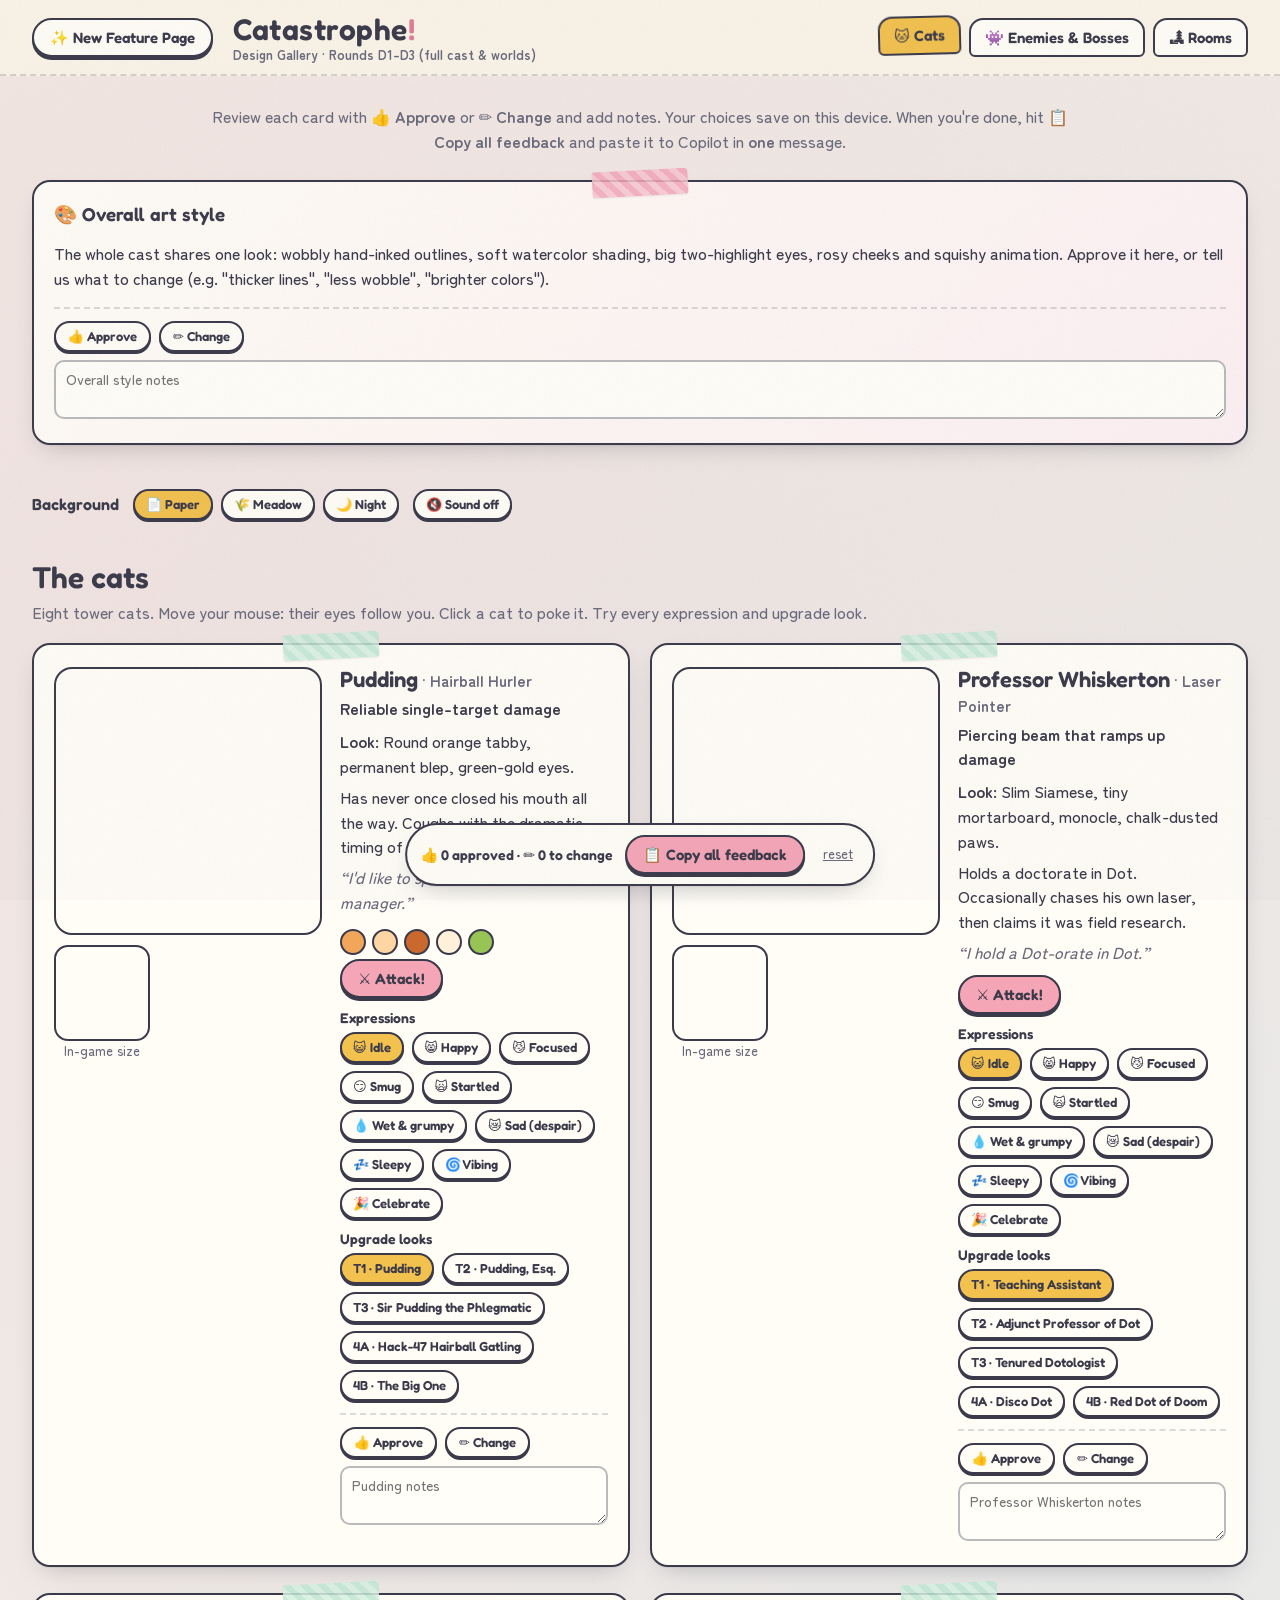
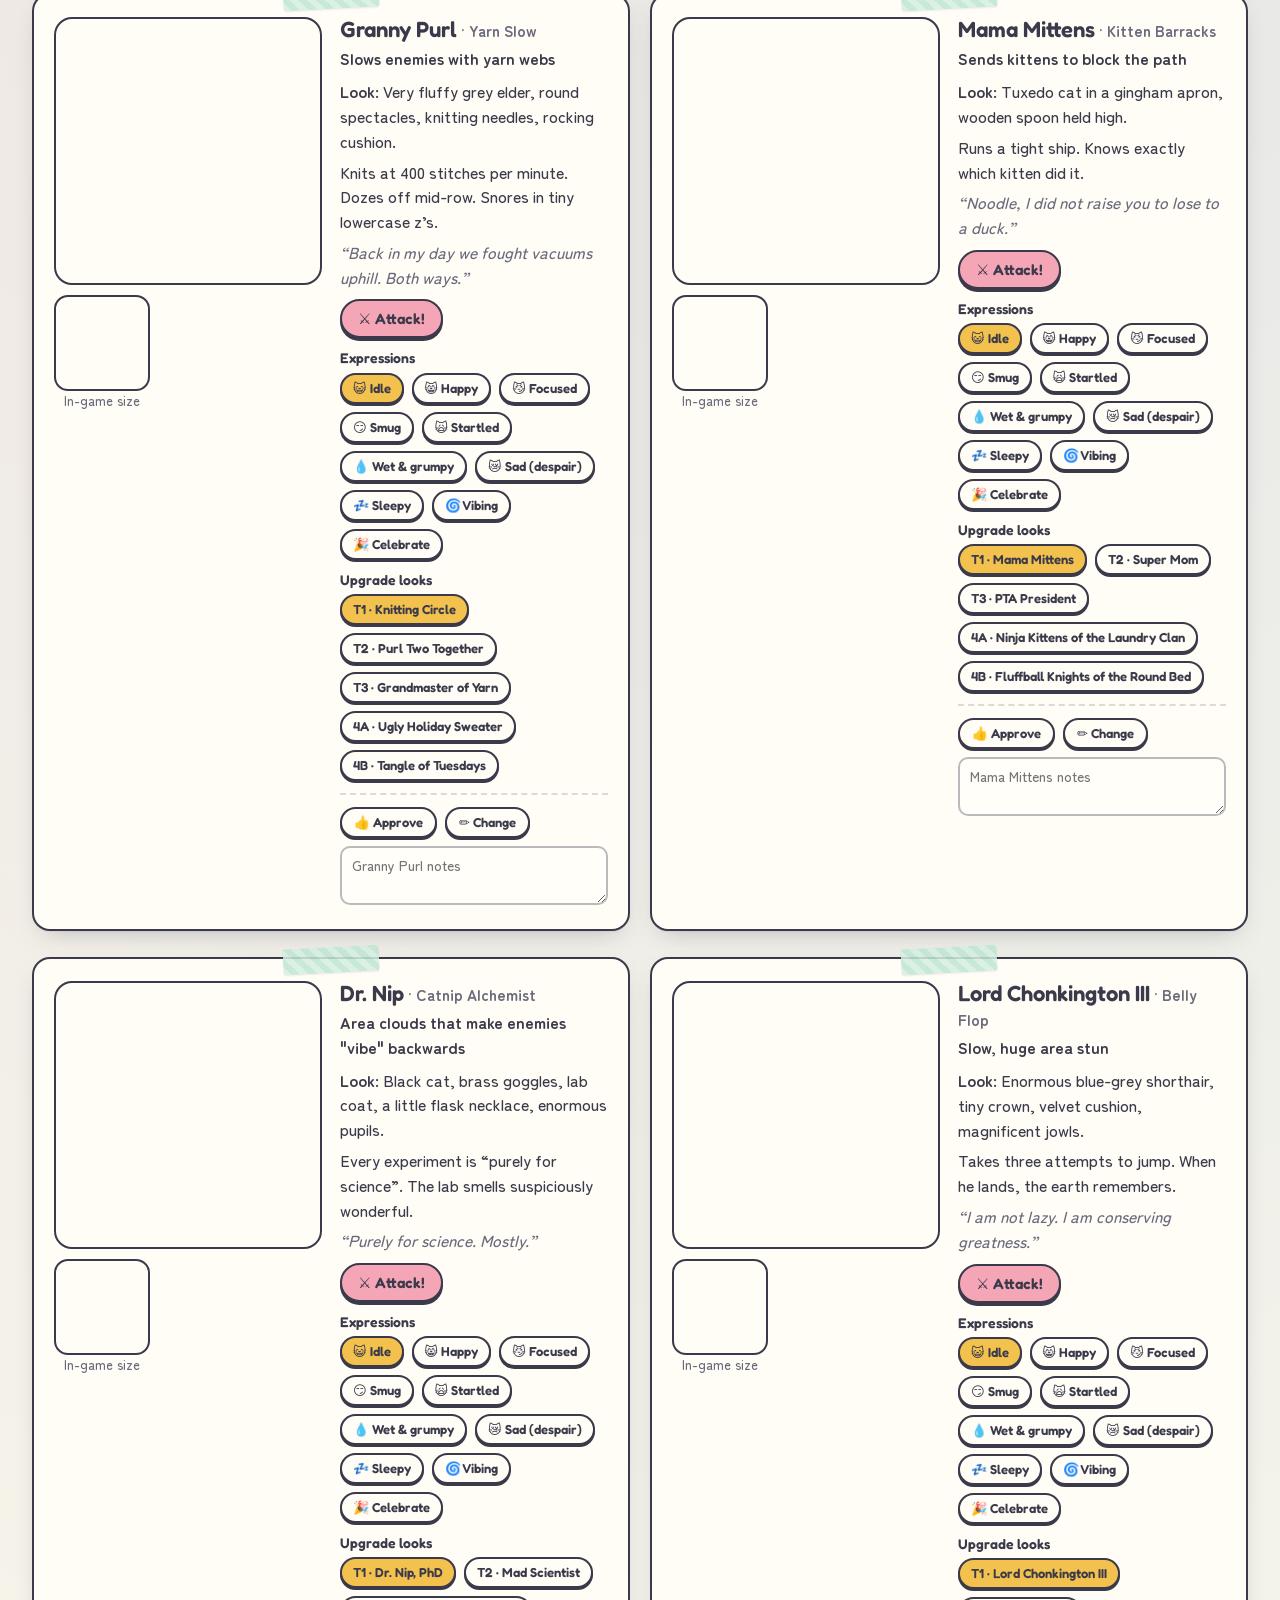
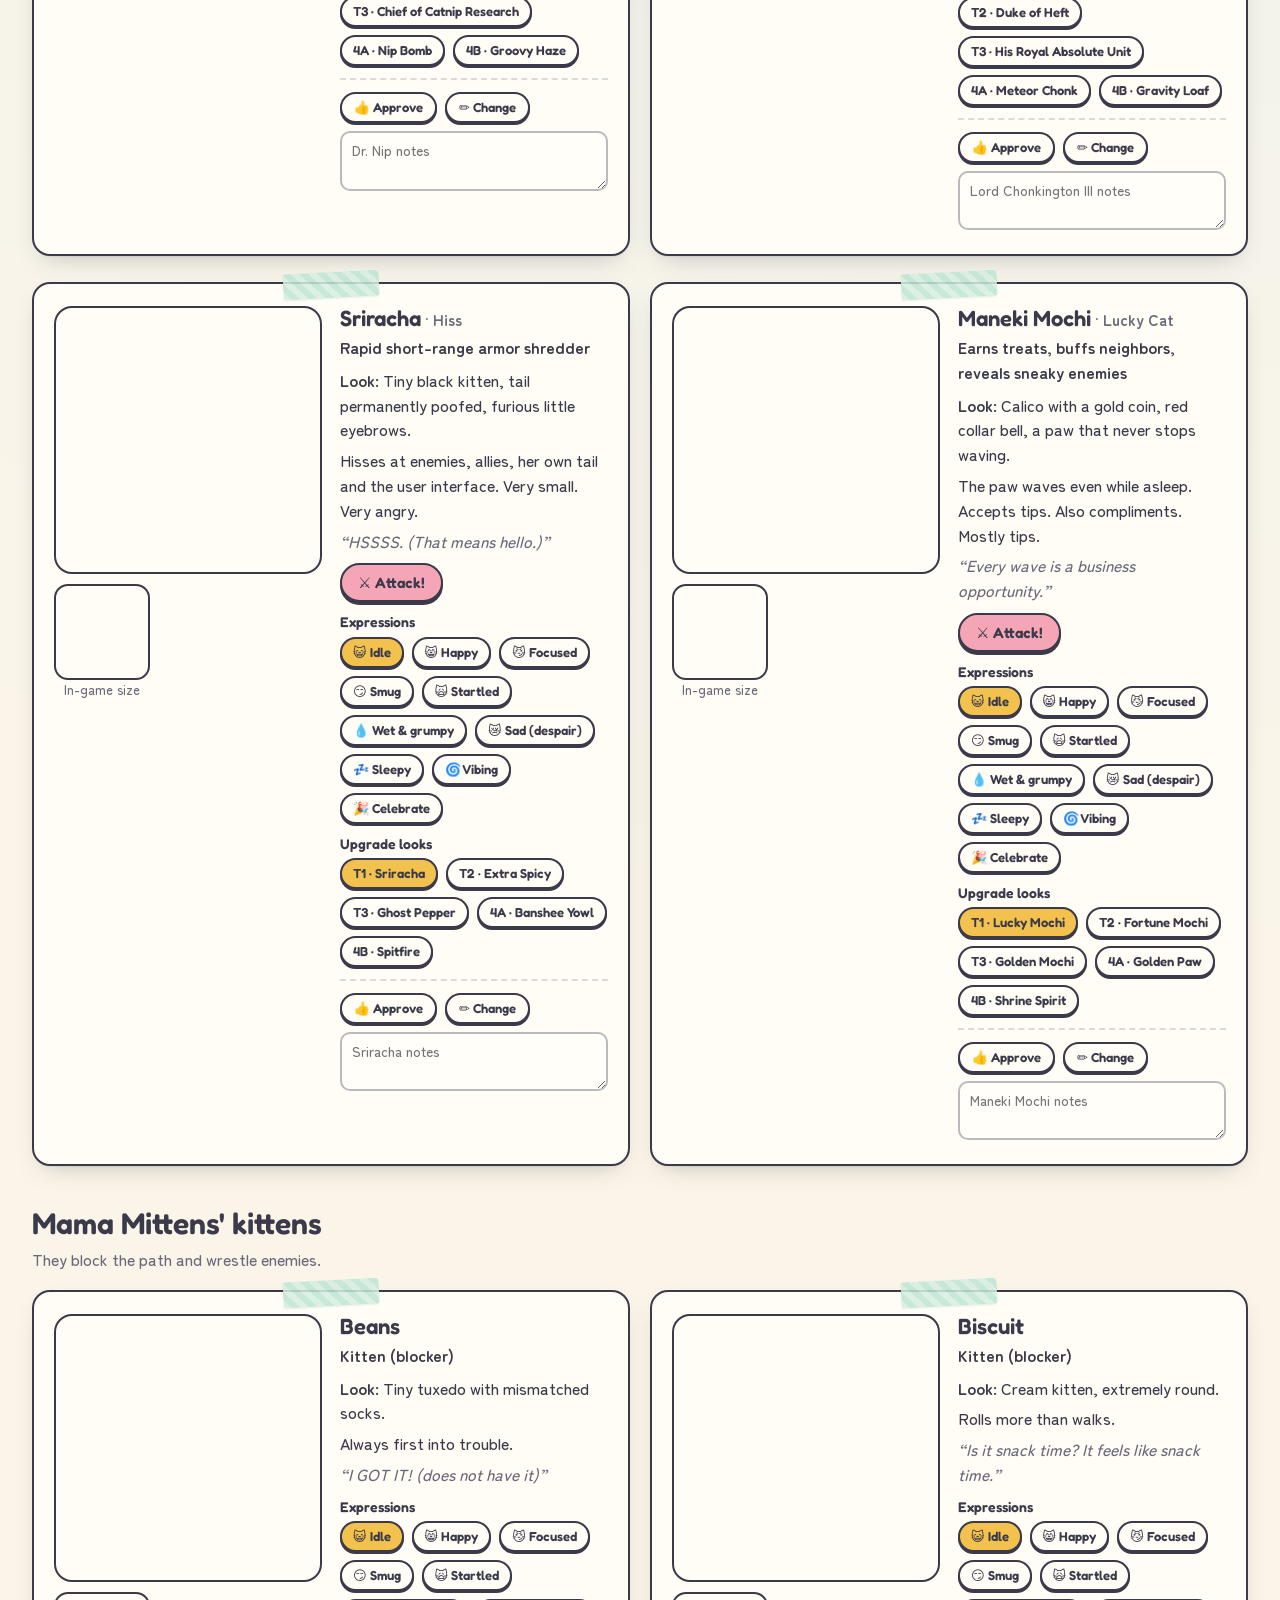
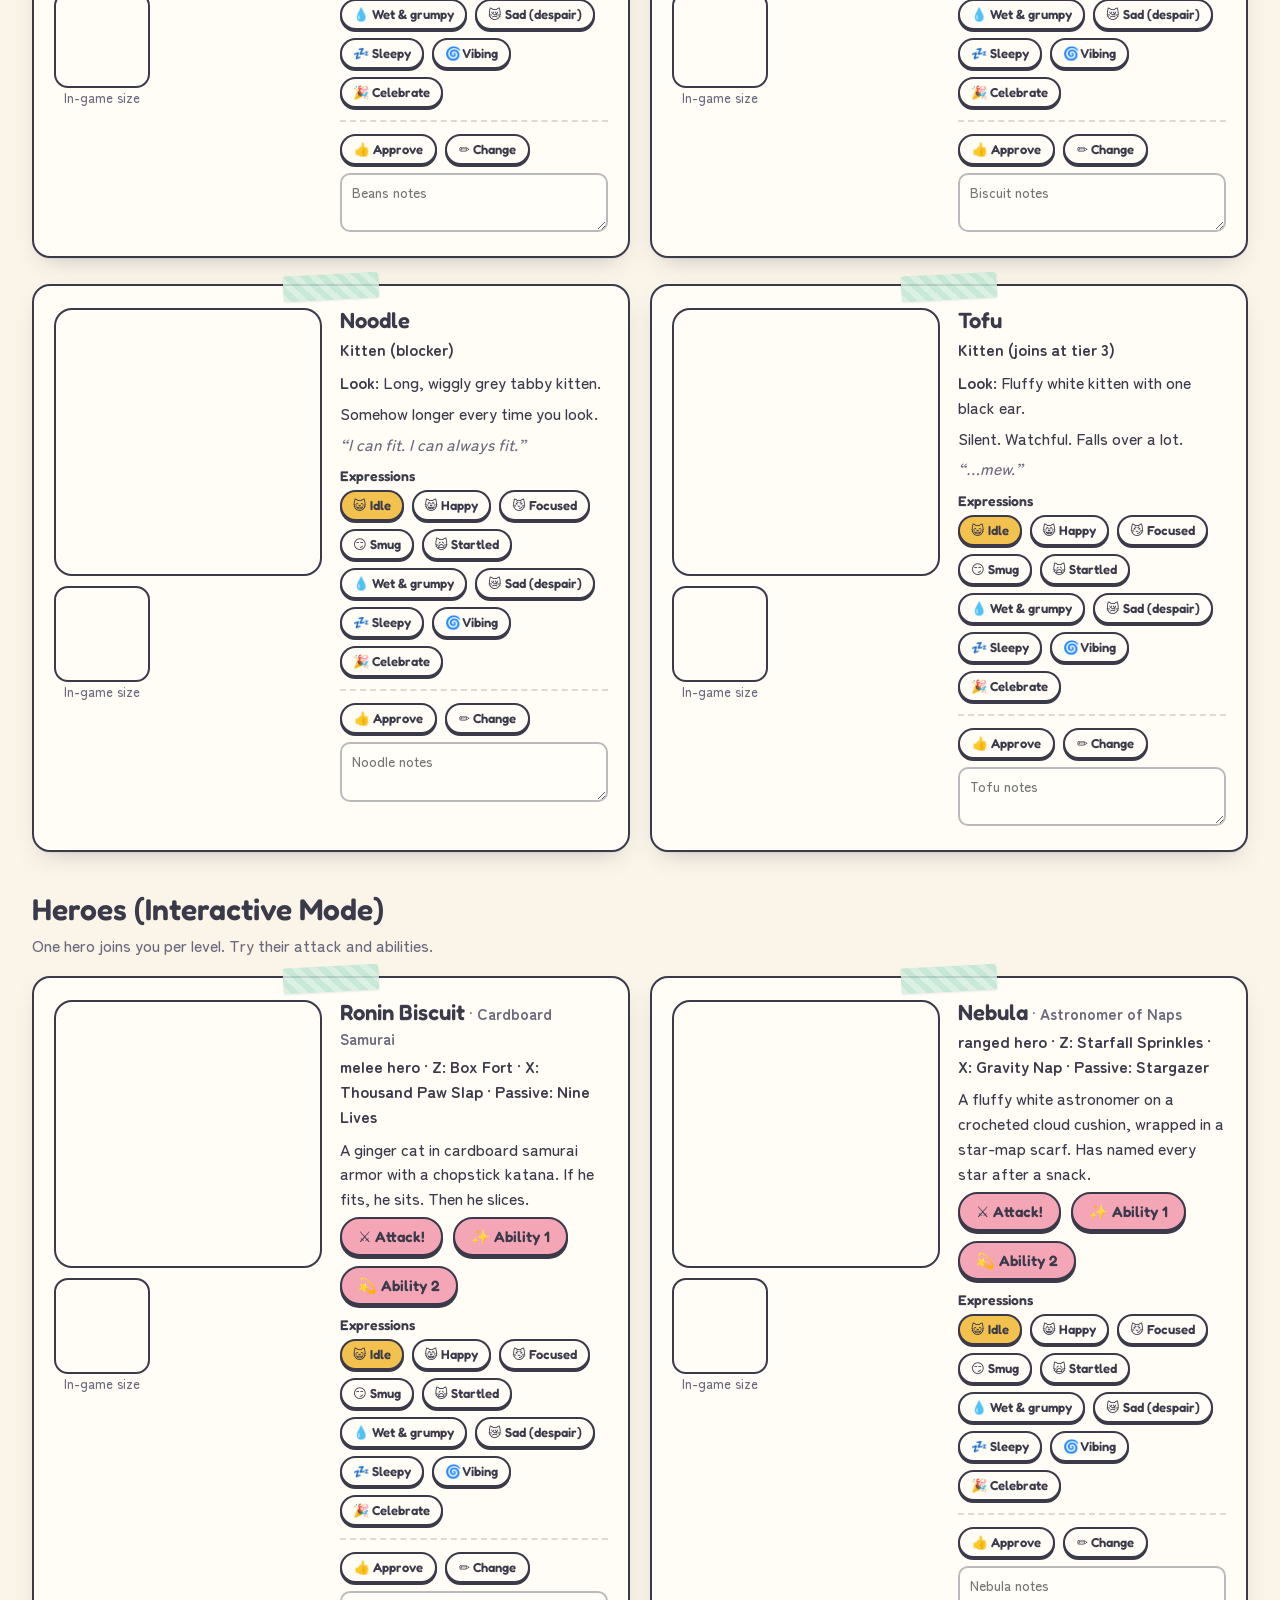
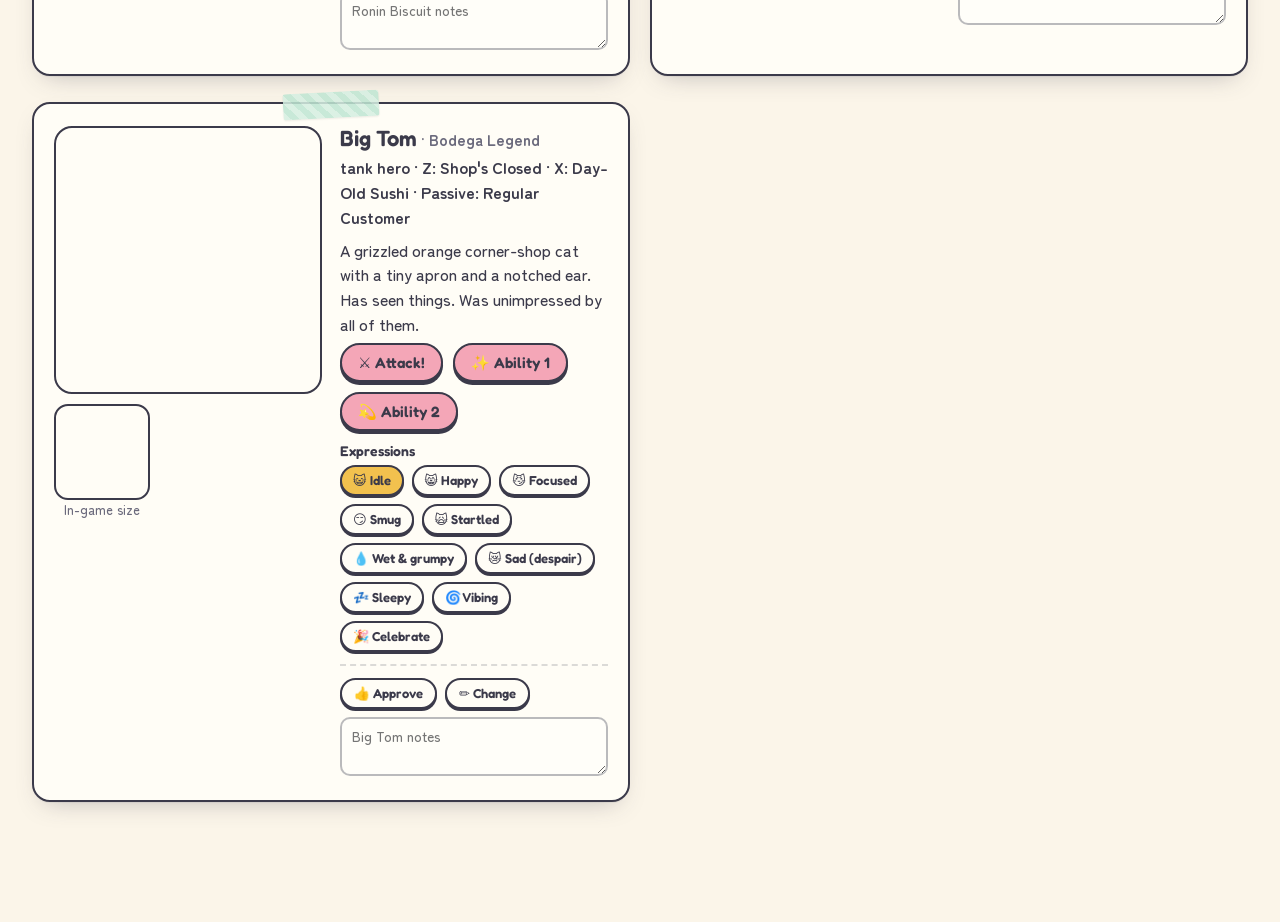
<file: catastrophe/gallery.html>
<!doctype html>
<html lang="en">
  <head>
    <meta charset="utf-8" />
    <meta name="viewport" content="width=device-width, initial-scale=1, viewport-fit=cover" />
    <meta name="robots" content="noindex" />
    <title>Catastrophe! · Design Gallery</title>
    <!-- importmap:start (node tools/stamp.mjs) -->
    <script type="importmap">
      {
        "imports": {
          "./js/anim/rig.js": "./js/anim/rig.js?v=c1ebe404",
          "./js/art/bosses/bathzilla.js": "./js/art/bosses/bathzilla.js?v=0167a7e1",
          "./js/art/bosses/cucumberto.js": "./js/art/bosses/cucumberto.js?v=8d6c4e54",
          "./js/art/bosses/great-bowl.js": "./js/art/bosses/great-bowl.js?v=c6d09cd1",
          "./js/art/bosses/sucktator.js": "./js/art/bosses/sucktator.js?v=f96ed338",
          "./js/art/brush.js": "./js/art/brush.js?v=371c1329",
          "./js/art/cats/beans.js": "./js/art/cats/beans.js?v=efb02b81",
          "./js/art/cats/biscuit.js": "./js/art/cats/biscuit.js?v=f7026a58",
          "./js/art/cats/catrig.js": "./js/art/cats/catrig.js?v=2070b1ec",
          "./js/art/cats/chonkington.js": "./js/art/cats/chonkington.js?v=05119026",
          "./js/art/cats/dr-nip.js": "./js/art/cats/dr-nip.js?v=3187410d",
          "./js/art/cats/granny-purl.js": "./js/art/cats/granny-purl.js?v=9f036f55",
          "./js/art/cats/mama-mittens.js": "./js/art/cats/mama-mittens.js?v=c2ce5095",
          "./js/art/cats/maneki-mochi.js": "./js/art/cats/maneki-mochi.js?v=7d89e584",
          "./js/art/cats/noodle.js": "./js/art/cats/noodle.js?v=4a6442cc",
          "./js/art/cats/pudding.js": "./js/art/cats/pudding.js?v=e57e16fd",
          "./js/art/cats/sriracha.js": "./js/art/cats/sriracha.js?v=16d6d354",
          "./js/art/cats/tofu.js": "./js/art/cats/tofu.js?v=7614a392",
          "./js/art/cats/whiskerton.js": "./js/art/cats/whiskerton.js?v=1f175f9b",
          "./js/art/costumes.js": "./js/art/costumes.js?v=bb918ef7",
          "./js/art/enemies/carrier.js": "./js/art/enemies/carrier.js?v=3dc3376b",
          "./js/art/enemies/closed-door.js": "./js/art/enemies/closed-door.js?v=420d953c",
          "./js/art/enemies/cone-of-shame.js": "./js/art/enemies/cone-of-shame.js?v=a0cee76e",
          "./js/art/enemies/cucumber-cadet.js": "./js/art/enemies/cucumber-cadet.js?v=786db1a2",
          "./js/art/enemies/cucumber-ghost.js": "./js/art/enemies/cucumber-ghost.js?v=ac4e3d04",
          "./js/art/enemies/empty-bowl.js": "./js/art/enemies/empty-bowl.js?v=ab5794b5",
          "./js/art/enemies/enemyrig.js": "./js/art/enemies/enemyrig.js?v=c228464a",
          "./js/art/enemies/fancy-bed.js": "./js/art/enemies/fancy-bed.js?v=7890dc43",
          "./js/art/enemies/good-boy.js": "./js/art/enemies/good-boy.js?v=9d4fd395",
          "./js/art/enemies/hose-snek.js": "./js/art/enemies/hose-snek.js?v=d1cb00c9",
          "./js/art/enemies/lint-roller.js": "./js/art/enemies/lint-roller.js?v=704e9889",
          "./js/art/enemies/monday.js": "./js/art/enemies/monday.js?v=a59d9b59",
          "./js/art/enemies/overdue-bill.js": "./js/art/enemies/overdue-bill.js?v=67e6dea0",
          "./js/art/enemies/party-pooper.js": "./js/art/enemies/party-pooper.js?v=435f06eb",
          "./js/art/enemies/rubber-duckie.js": "./js/art/enemies/rubber-duckie.js?v=a2dd0972",
          "./js/art/enemies/sneaky-pickle.js": "./js/art/enemies/sneaky-pickle.js?v=37ee3583",
          "./js/art/enemies/snip-snap.js": "./js/art/enemies/snip-snap.js?v=46dcf02b",
          "./js/art/enemies/spritz.js": "./js/art/enemies/spritz.js?v=7b2681dd",
          "./js/art/enemies/thunderclap.js": "./js/art/enemies/thunderclap.js?v=8a1df710",
          "./js/art/enemies/tubby-mcsoak.js": "./js/art/enemies/tubby-mcsoak.js?v=33647f31",
          "./js/art/enemies/umbrella-uncles.js": "./js/art/enemies/umbrella-uncles.js?v=7bdf1651",
          "./js/art/enemies/vroomba.js": "./js/art/enemies/vroomba.js?v=16c8058f",
          "./js/art/fallbacks.js": "./js/art/fallbacks.js?v=505fdc4e",
          "./js/art/hats.js": "./js/art/hats.js?v=c36f38af",
          "./js/art/heroes/big-tom.js": "./js/art/heroes/big-tom.js?v=8d4663ea",
          "./js/art/heroes/nebula.js": "./js/art/heroes/nebula.js?v=44ee66b6",
          "./js/art/heroes/ronin-biscuit.js": "./js/art/heroes/ronin-biscuit.js?v=72baae58",
          "./js/art/palette.js": "./js/art/palette.js?v=6d514679",
          "./js/art/props.js": "./js/art/props.js?v=23ecbd77",
          "./js/art/registry.js": "./js/art/registry.js?v=4937a4e7",
          "./js/art/rooms/bathhouse.js": "./js/art/rooms/bathhouse.js?v=c38c1013",
          "./js/art/rooms/common.js": "./js/art/rooms/common.js?v=24ae5a71",
          "./js/art/rooms/countryside.js": "./js/art/rooms/countryside.js?v=93c54ead",
          "./js/art/rooms/house.js": "./js/art/rooms/house.js?v=a349cfe6",
          "./js/art/rooms/sky.js": "./js/art/rooms/sky.js?v=87c6a0f1",
          "./js/audio/meow.js": "./js/audio/meow.js?v=7948fdbf",
          "./js/audio/music.js": "./js/audio/music.js?v=e64a1ed3",
          "./js/audio/sfx.js": "./js/audio/sfx.js?v=d827a591",
          "./js/audio/songs.js": "./js/audio/songs.js?v=f87d4bb3",
          "./js/core/pwa.js": "./js/core/pwa.js?v=09e3d550",
          "./js/core/rng.js": "./js/core/rng.js?v=37cf8431",
          "./js/core/season.js": "./js/core/season.js?v=bb9e378d",
          "./js/core/spline.js": "./js/core/spline.js?v=f42ce0b0",
          "./js/data/achievements.js": "./js/data/achievements.js?v=bc01ad47",
          "./js/data/cats.js": "./js/data/cats.js?v=0ccd7ea1",
          "./js/data/enemies.js": "./js/data/enemies.js?v=d8f03d98",
          "./js/data/heroes.js": "./js/data/heroes.js?v=6069a8fc",
          "./js/data/ids.js": "./js/data/ids.js?v=938d5f7c",
          "./js/data/layout.js": "./js/data/layout.js?v=b7715d3c",
          "./js/data/levels.js": "./js/data/levels.js?v=51d97147",
          "./js/data/moods.js": "./js/data/moods.js?v=f57fe83a",
          "./js/data/quips.js": "./js/data/quips.js?v=9ac7dd97",
          "./js/data/waves.js": "./js/data/waves.js?v=2317b185",
          "./js/gallery/concepts.js": "./js/gallery/concepts.js?v=80db7c9a",
          "./js/gallery/feedback.js": "./js/gallery/feedback.js?v=46498dff",
          "./js/gallery/gallery.js": "./js/gallery/gallery.js?v=6a6927f9",
          "./js/game/fx.js": "./js/game/fx.js?v=f15c78a5",
          "./js/game/game.js": "./js/game/game.js?v=5a8cf2f7",
          "./js/game/icons.js": "./js/game/icons.js?v=077e2c99",
          "./js/game/renderer.js": "./js/game/renderer.js?v=bf523f0b",
          "./js/game/spooky.js": "./js/game/spooky.js?v=a23f6da3",
          "./js/hub.js": "./js/hub.js?v=3bedb40e",
          "./js/interactive/dom.js": "./js/interactive/dom.js?v=48287bdf",
          "./js/interactive/lore.js": "./js/interactive/lore.js?v=417eaf82",
          "./js/interactive/main.js": "./js/interactive/main.js?v=13d26737",
          "./js/interactive/rigs.js": "./js/interactive/rigs.js?v=8f6e6408",
          "./js/interactive/routes/achievements.js": "./js/interactive/routes/achievements.js?v=5e67eacf",
          "./js/interactive/routes/briefing.js": "./js/interactive/routes/briefing.js?v=4757ecae",
          "./js/interactive/routes/catalog.js": "./js/interactive/routes/catalog.js?v=a3f379d9",
          "./js/interactive/routes/credits.js": "./js/interactive/routes/credits.js?v=8621fd33",
          "./js/interactive/routes/hero.js": "./js/interactive/routes/hero.js?v=18d79039",
          "./js/interactive/routes/map.js": "./js/interactive/routes/map.js?v=54ca7ea5",
          "./js/interactive/routes/story.js": "./js/interactive/routes/story.js?v=4c185c4b",
          "./js/interactive/routes/wardrobe.js": "./js/interactive/routes/wardrobe.js?v=51acf696",
          "./js/interactive/stage.js": "./js/interactive/stage.js?v=44d8a734",
          "./js/interactive/store.js": "./js/interactive/store.js?v=ef363824",
          "./js/interactive/story/props.js": "./js/interactive/story/props.js?v=b7073d8f",
          "./js/interactive/story/script.js": "./js/interactive/story/script.js?v=fa328d3a",
          "./js/interactive/ui.js": "./js/interactive/ui.js?v=82822e8f",
          "./js/journey/chapters.js": "./js/journey/chapters.js?v=f25977a7",
          "./js/journey/kit.js": "./js/journey/kit.js?v=3f6d02ae",
          "./js/journey/main.js": "./js/journey/main.js?v=f708e9d2",
          "./js/sim/autobot.js": "./js/sim/autobot.js?v=15a3c64c",
          "./js/sim/extras.js": "./js/sim/extras.js?v=3c4979ba",
          "./js/sim/geometry.js": "./js/sim/geometry.js?v=1a0db068",
          "./js/sim/sim.js": "./js/sim/sim.js?v=72ed3f52",
          "./js/ui/bosskey.js": "./js/ui/bosskey.js?v=4d2d67c4",
          "./js/ui/coach.js": "./js/ui/coach.js?v=ac1e194d",
          "./js/ui/debug.js": "./js/ui/debug.js?v=5d2e836a",
          "./js/ui/hud.js": "./js/ui/hud.js?v=053e11b9",
          "./js/ui/main.js": "./js/ui/main.js?v=740485ba",
          "./js/ui/save.js": "./js/ui/save.js?v=7af6a914",
          "./js/ui/screens.js": "./js/ui/screens.js?v=8fe744c3",
          "./js/ui/settings.js": "./js/ui/settings.js?v=c98411a8",
          "./js/ui/stats.js": "./js/ui/stats.js?v=bc2de487"
        }
      }
    </script>
    <!-- importmap:end -->
    <link rel="icon" href="./favicon.svg" type="image/svg+xml" />
    <link rel="preconnect" href="https://fonts.googleapis.com" />
    <link rel="preconnect" href="https://fonts.gstatic.com" crossorigin />
    <link href="https://fonts.googleapis.com/css2?family=Fredoka:wght@400;600;700&family=Zen+Maru+Gothic:wght@500;700&display=swap" rel="stylesheet" />
    <link rel="stylesheet" href="./css/tokens.css?v=0be81d8d" />
    <link rel="stylesheet" href="./css/gallery.css?v=87402a20" />
  </head>
  <body>
    <header class="top">
      <a class="btn" href="./index.html">✨ New Feature Page</a>
      <h1 class="logo">Catastrophe<span class="bang">!</span> <small>Design Gallery · Rounds D1–D3 (full cast &amp; worlds)</small></h1>
      <nav class="tabs" role="tablist" aria-label="Gallery sections">
        <button class="tab" role="tab" data-tab="cats" aria-selected="true">🐱 Cats</button>
        <button class="tab" role="tab" data-tab="enemies" aria-selected="false">👾 Enemies &amp; Bosses</button>
        <button class="tab" role="tab" data-tab="rooms" aria-selected="false">🏞 Rooms</button>
      </nav>
    </header>

    <main>
      <p class="intro">
        Review each card with <b>👍 Approve</b> or <b>✏️ Change</b> and add notes. Your choices save on this device. When you're done,
        hit <b>📋 Copy all feedback</b> and paste it to Copilot in <b>one</b> message.
      </p>
      <div id="app"></div>
      <noscript><p class="intro">This gallery needs JavaScript to draw the characters.</p></noscript>
    </main>

    <footer class="fbbar" aria-label="Feedback">
      <span class="count" id="fb-count">👍 0 approved · ✏️ 0 to change</span>
      <button class="btn primary" id="copy-fb" type="button">📋 Copy all feedback</button>
      <button class="linkish" id="reset-fb" type="button">reset</button>
    </footer>
    <div class="toast" id="toast" role="status" aria-live="polite"></div>

    <dialog id="fb-dialog">
      <h3>Copy your feedback</h3>
      <p>Your browser blocked automatic copying. Select all of this text, copy it, and paste it to Copilot:</p>
      <textarea id="fb-text" readonly></textarea>
      <form method="dialog"><button class="btn">Done</button></form>
    </dialog>

    <script type="module" src="./js/gallery/gallery.js?v=6a6927f9"></script>
  </body>
</html>
</file>
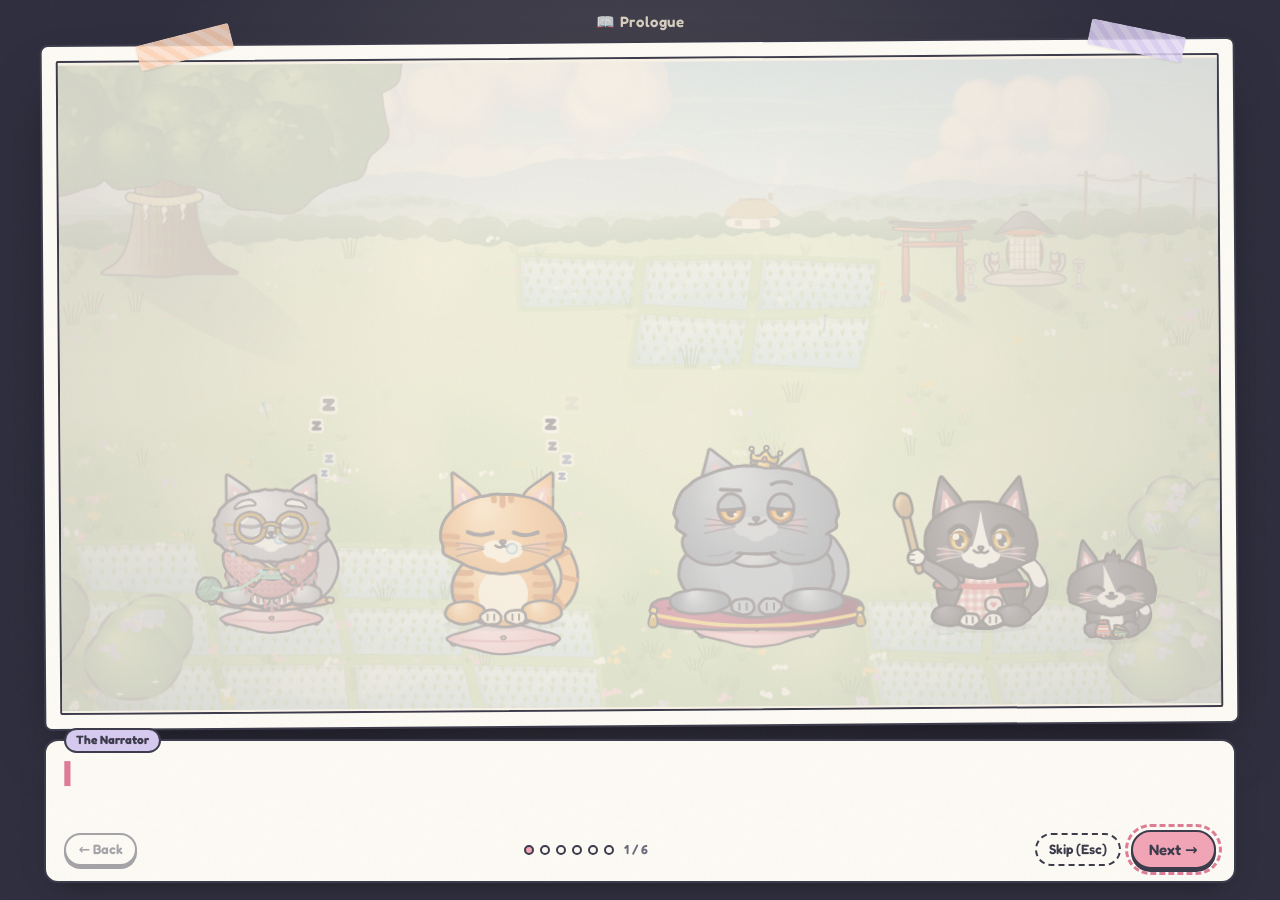
<file: catastrophe/interactive.html>
<!doctype html>
<html lang="en">
  <head>
    <meta charset="utf-8" />
    <meta name="viewport" content="width=device-width, initial-scale=1, viewport-fit=cover" />
    <link rel="canonical" href="https://cat-tower-defense.com/catastrophe/interactive.html" />
    <meta name="theme-color" content="#F4A6B7" />
    <link rel="manifest" href="./manifest.webmanifest" />
    <link rel="apple-touch-icon" href="./icon-192.png" />
    <meta name="apple-mobile-web-app-capable" content="yes" />
    <meta name="mobile-web-app-capable" content="yes" />
    <meta name="apple-mobile-web-app-title" content="Catastrophe!" />
    <link rel="apple-touch-icon" href="./icon-192.png" />
    <meta property="og:type" content="website" />
    <meta property="og:site_name" content="Catastrophe!" />
    <meta property="og:title" content="Catastrophe! The Great Snack Defense" />
    <meta property="og:description" content="A cozy, silly cat tower defense game. Seat your cats anywhere off the path and save the snacks." />
    <meta property="og:image" content="https://cat-tower-defense.com/catastrophe/og.jpg" />
    <meta property="og:image:width" content="1200" />
    <meta property="og:image:height" content="630" />
    <meta property="og:image:alt" content="Cats napping on cushions beside a dirt road in a sunny meadow, under the title Catastrophe!" />
    <meta property="og:url" content="https://cat-tower-defense.com/catastrophe/" />
    <meta name="twitter:card" content="summary_large_image" />
    <meta name="view-transition" content="same-origin" />
    <title>Catastrophe! · Interactive Mode</title>
    <!-- importmap:start (node tools/stamp.mjs) -->
    <script type="importmap">
      {
        "imports": {
          "./js/anim/rig.js": "./js/anim/rig.js?v=c1ebe404",
          "./js/art/bosses/bathzilla.js": "./js/art/bosses/bathzilla.js?v=0167a7e1",
          "./js/art/bosses/cucumberto.js": "./js/art/bosses/cucumberto.js?v=8d6c4e54",
          "./js/art/bosses/great-bowl.js": "./js/art/bosses/great-bowl.js?v=c6d09cd1",
          "./js/art/bosses/sucktator.js": "./js/art/bosses/sucktator.js?v=f96ed338",
          "./js/art/brush.js": "./js/art/brush.js?v=371c1329",
          "./js/art/cats/beans.js": "./js/art/cats/beans.js?v=efb02b81",
          "./js/art/cats/biscuit.js": "./js/art/cats/biscuit.js?v=f7026a58",
          "./js/art/cats/catrig.js": "./js/art/cats/catrig.js?v=2070b1ec",
          "./js/art/cats/chonkington.js": "./js/art/cats/chonkington.js?v=05119026",
          "./js/art/cats/dr-nip.js": "./js/art/cats/dr-nip.js?v=3187410d",
          "./js/art/cats/granny-purl.js": "./js/art/cats/granny-purl.js?v=9f036f55",
          "./js/art/cats/mama-mittens.js": "./js/art/cats/mama-mittens.js?v=c2ce5095",
          "./js/art/cats/maneki-mochi.js": "./js/art/cats/maneki-mochi.js?v=7d89e584",
          "./js/art/cats/noodle.js": "./js/art/cats/noodle.js?v=4a6442cc",
          "./js/art/cats/pudding.js": "./js/art/cats/pudding.js?v=e57e16fd",
          "./js/art/cats/sriracha.js": "./js/art/cats/sriracha.js?v=16d6d354",
          "./js/art/cats/tofu.js": "./js/art/cats/tofu.js?v=7614a392",
          "./js/art/cats/whiskerton.js": "./js/art/cats/whiskerton.js?v=1f175f9b",
          "./js/art/costumes.js": "./js/art/costumes.js?v=bb918ef7",
          "./js/art/enemies/carrier.js": "./js/art/enemies/carrier.js?v=3dc3376b",
          "./js/art/enemies/closed-door.js": "./js/art/enemies/closed-door.js?v=420d953c",
          "./js/art/enemies/cone-of-shame.js": "./js/art/enemies/cone-of-shame.js?v=a0cee76e",
          "./js/art/enemies/cucumber-cadet.js": "./js/art/enemies/cucumber-cadet.js?v=786db1a2",
          "./js/art/enemies/cucumber-ghost.js": "./js/art/enemies/cucumber-ghost.js?v=ac4e3d04",
          "./js/art/enemies/empty-bowl.js": "./js/art/enemies/empty-bowl.js?v=ab5794b5",
          "./js/art/enemies/enemyrig.js": "./js/art/enemies/enemyrig.js?v=c228464a",
          "./js/art/enemies/fancy-bed.js": "./js/art/enemies/fancy-bed.js?v=7890dc43",
          "./js/art/enemies/good-boy.js": "./js/art/enemies/good-boy.js?v=9d4fd395",
          "./js/art/enemies/hose-snek.js": "./js/art/enemies/hose-snek.js?v=d1cb00c9",
          "./js/art/enemies/lint-roller.js": "./js/art/enemies/lint-roller.js?v=704e9889",
          "./js/art/enemies/monday.js": "./js/art/enemies/monday.js?v=a59d9b59",
          "./js/art/enemies/overdue-bill.js": "./js/art/enemies/overdue-bill.js?v=67e6dea0",
          "./js/art/enemies/party-pooper.js": "./js/art/enemies/party-pooper.js?v=435f06eb",
          "./js/art/enemies/rubber-duckie.js": "./js/art/enemies/rubber-duckie.js?v=a2dd0972",
          "./js/art/enemies/sneaky-pickle.js": "./js/art/enemies/sneaky-pickle.js?v=37ee3583",
          "./js/art/enemies/snip-snap.js": "./js/art/enemies/snip-snap.js?v=46dcf02b",
          "./js/art/enemies/spritz.js": "./js/art/enemies/spritz.js?v=7b2681dd",
          "./js/art/enemies/thunderclap.js": "./js/art/enemies/thunderclap.js?v=8a1df710",
          "./js/art/enemies/tubby-mcsoak.js": "./js/art/enemies/tubby-mcsoak.js?v=33647f31",
          "./js/art/enemies/umbrella-uncles.js": "./js/art/enemies/umbrella-uncles.js?v=7bdf1651",
          "./js/art/enemies/vroomba.js": "./js/art/enemies/vroomba.js?v=16c8058f",
          "./js/art/fallbacks.js": "./js/art/fallbacks.js?v=505fdc4e",
          "./js/art/hats.js": "./js/art/hats.js?v=c36f38af",
          "./js/art/heroes/big-tom.js": "./js/art/heroes/big-tom.js?v=8d4663ea",
          "./js/art/heroes/nebula.js": "./js/art/heroes/nebula.js?v=44ee66b6",
          "./js/art/heroes/ronin-biscuit.js": "./js/art/heroes/ronin-biscuit.js?v=72baae58",
          "./js/art/palette.js": "./js/art/palette.js?v=6d514679",
          "./js/art/props.js": "./js/art/props.js?v=23ecbd77",
          "./js/art/registry.js": "./js/art/registry.js?v=4937a4e7",
          "./js/art/rooms/bathhouse.js": "./js/art/rooms/bathhouse.js?v=c38c1013",
          "./js/art/rooms/common.js": "./js/art/rooms/common.js?v=24ae5a71",
          "./js/art/rooms/countryside.js": "./js/art/rooms/countryside.js?v=93c54ead",
          "./js/art/rooms/house.js": "./js/art/rooms/house.js?v=a349cfe6",
          "./js/art/rooms/sky.js": "./js/art/rooms/sky.js?v=87c6a0f1",
          "./js/audio/meow.js": "./js/audio/meow.js?v=7948fdbf",
          "./js/audio/music.js": "./js/audio/music.js?v=e64a1ed3",
          "./js/audio/sfx.js": "./js/audio/sfx.js?v=d827a591",
          "./js/audio/songs.js": "./js/audio/songs.js?v=f87d4bb3",
          "./js/core/pwa.js": "./js/core/pwa.js?v=09e3d550",
          "./js/core/rng.js": "./js/core/rng.js?v=37cf8431",
          "./js/core/season.js": "./js/core/season.js?v=bb9e378d",
          "./js/core/spline.js": "./js/core/spline.js?v=f42ce0b0",
          "./js/data/achievements.js": "./js/data/achievements.js?v=bc01ad47",
          "./js/data/cats.js": "./js/data/cats.js?v=0ccd7ea1",
          "./js/data/enemies.js": "./js/data/enemies.js?v=d8f03d98",
          "./js/data/heroes.js": "./js/data/heroes.js?v=6069a8fc",
          "./js/data/ids.js": "./js/data/ids.js?v=938d5f7c",
          "./js/data/layout.js": "./js/data/layout.js?v=b7715d3c",
          "./js/data/levels.js": "./js/data/levels.js?v=51d97147",
          "./js/data/moods.js": "./js/data/moods.js?v=f57fe83a",
          "./js/data/quips.js": "./js/data/quips.js?v=9ac7dd97",
          "./js/data/waves.js": "./js/data/waves.js?v=2317b185",
          "./js/gallery/concepts.js": "./js/gallery/concepts.js?v=80db7c9a",
          "./js/gallery/feedback.js": "./js/gallery/feedback.js?v=46498dff",
          "./js/gallery/gallery.js": "./js/gallery/gallery.js?v=6a6927f9",
          "./js/game/fx.js": "./js/game/fx.js?v=f15c78a5",
          "./js/game/game.js": "./js/game/game.js?v=5a8cf2f7",
          "./js/game/icons.js": "./js/game/icons.js?v=077e2c99",
          "./js/game/renderer.js": "./js/game/renderer.js?v=bf523f0b",
          "./js/game/spooky.js": "./js/game/spooky.js?v=a23f6da3",
          "./js/hub.js": "./js/hub.js?v=3bedb40e",
          "./js/interactive/dom.js": "./js/interactive/dom.js?v=48287bdf",
          "./js/interactive/lore.js": "./js/interactive/lore.js?v=417eaf82",
          "./js/interactive/main.js": "./js/interactive/main.js?v=13d26737",
          "./js/interactive/rigs.js": "./js/interactive/rigs.js?v=8f6e6408",
          "./js/interactive/routes/achievements.js": "./js/interactive/routes/achievements.js?v=5e67eacf",
          "./js/interactive/routes/briefing.js": "./js/interactive/routes/briefing.js?v=4757ecae",
          "./js/interactive/routes/catalog.js": "./js/interactive/routes/catalog.js?v=a3f379d9",
          "./js/interactive/routes/credits.js": "./js/interactive/routes/credits.js?v=8621fd33",
          "./js/interactive/routes/hero.js": "./js/interactive/routes/hero.js?v=18d79039",
          "./js/interactive/routes/map.js": "./js/interactive/routes/map.js?v=54ca7ea5",
          "./js/interactive/routes/story.js": "./js/interactive/routes/story.js?v=4c185c4b",
          "./js/interactive/routes/wardrobe.js": "./js/interactive/routes/wardrobe.js?v=51acf696",
          "./js/interactive/stage.js": "./js/interactive/stage.js?v=44d8a734",
          "./js/interactive/store.js": "./js/interactive/store.js?v=ef363824",
          "./js/interactive/story/props.js": "./js/interactive/story/props.js?v=b7073d8f",
          "./js/interactive/story/script.js": "./js/interactive/story/script.js?v=fa328d3a",
          "./js/interactive/ui.js": "./js/interactive/ui.js?v=82822e8f",
          "./js/journey/chapters.js": "./js/journey/chapters.js?v=f25977a7",
          "./js/journey/kit.js": "./js/journey/kit.js?v=3f6d02ae",
          "./js/journey/main.js": "./js/journey/main.js?v=f708e9d2",
          "./js/sim/autobot.js": "./js/sim/autobot.js?v=15a3c64c",
          "./js/sim/extras.js": "./js/sim/extras.js?v=3c4979ba",
          "./js/sim/geometry.js": "./js/sim/geometry.js?v=1a0db068",
          "./js/sim/sim.js": "./js/sim/sim.js?v=72ed3f52",
          "./js/ui/bosskey.js": "./js/ui/bosskey.js?v=4d2d67c4",
          "./js/ui/coach.js": "./js/ui/coach.js?v=ac1e194d",
          "./js/ui/debug.js": "./js/ui/debug.js?v=5d2e836a",
          "./js/ui/hud.js": "./js/ui/hud.js?v=053e11b9",
          "./js/ui/main.js": "./js/ui/main.js?v=740485ba",
          "./js/ui/save.js": "./js/ui/save.js?v=7af6a914",
          "./js/ui/screens.js": "./js/ui/screens.js?v=8fe744c3",
          "./js/ui/settings.js": "./js/ui/settings.js?v=c98411a8",
          "./js/ui/stats.js": "./js/ui/stats.js?v=bc2de487"
        }
      }
    </script>
    <!-- importmap:end -->
    <meta name="description" content="Catastrophe! Interactive Mode: story, world map, heroes, a bestiary, hats and Cat-chievements." />
    <link rel="icon" href="./favicon.svg" type="image/svg+xml" />
    <link rel="preconnect" href="https://fonts.googleapis.com" />
    <link rel="preconnect" href="https://fonts.gstatic.com" crossorigin />
    <link href="https://fonts.googleapis.com/css2?family=Fredoka:wght@400;600;700&family=Zen+Maru+Gothic:wght@500;700&display=swap" rel="stylesheet" />
    <link rel="stylesheet" href="./css/tokens.css?v=0be81d8d" />
    <link rel="stylesheet" href="./css/interactive.css?v=f8809bbb" />
  </head>
  <body class="ix">
    <a class="skip-link" href="#outlet">Skip to content</a>
    <header class="ix-top" id="ix-top">
      <div class="ix-top-left">
        <a class="btn small" href="./play.html">← Quick Play</a>
        <a class="ix-logo" href="#/map" aria-label="Catastrophe! Interactive Mode: world map">
          Catastrophe<span class="bang">!</span>
          <small>Interactive Mode</small>
        </a>
      </div>
      <nav class="ix-nav" aria-label="Interactive Mode">
        <a class="ix-tab" href="#/map" data-route="map">🗺️ <span>Map</span></a>
        <a class="ix-tab" href="#/catalog" data-route="catalog">📖 <span>Cat-alog</span></a>
        <a class="ix-tab" href="#/wardrobe" data-route="wardrobe">🎩 <span>Wardrobe</span></a>
        <a class="ix-tab" href="#/achievements" data-route="achievements">🏆 <span>Cat-chievements</span></a>
        <a class="ix-tab" href="#/credits" data-route="credits">🎬 <span>Credits</span></a>
      </nav>
      <div class="ix-top-right">
        <span class="paw-chip" id="paw-chip" title="Paw prints available (earn them with stars)">🐾 <b id="paw-count">0</b></span>
        <button class="icon-btn" id="sound-btn" type="button" aria-pressed="false" title="Sound: click meows and music (off by default)">🔇</button>
        <button class="icon-btn" id="calm-btn" type="button" aria-pressed="false" title="Calm motion (fewer animations)">🐢</button>
        <a class="btn small" href="./index.html">✨ New Feature Page</a>
      </div>
    </header>

    <main id="outlet" class="ix-outlet" tabindex="-1" aria-live="polite">
      <div class="ix-loading" role="status">
        <span class="paw-spin" aria-hidden="true">🐾</span>
        <p>Waking the cats… (five more minutes)</p>
      </div>
    </main>
    <noscript><p class="ix-noscript">Interactive Mode needs JavaScript to draw the cats. Try <a href="./play.html">Quick Play</a>.</p></noscript>

    <div class="toasts" id="toasts" role="status" aria-live="polite"></div>
    <div class="paw-trail" id="paw-trail" aria-hidden="true"></div>

    <script type="module" src="./js/interactive/main.js?v=13d26737"></script>
  </body>
</html>
</file>
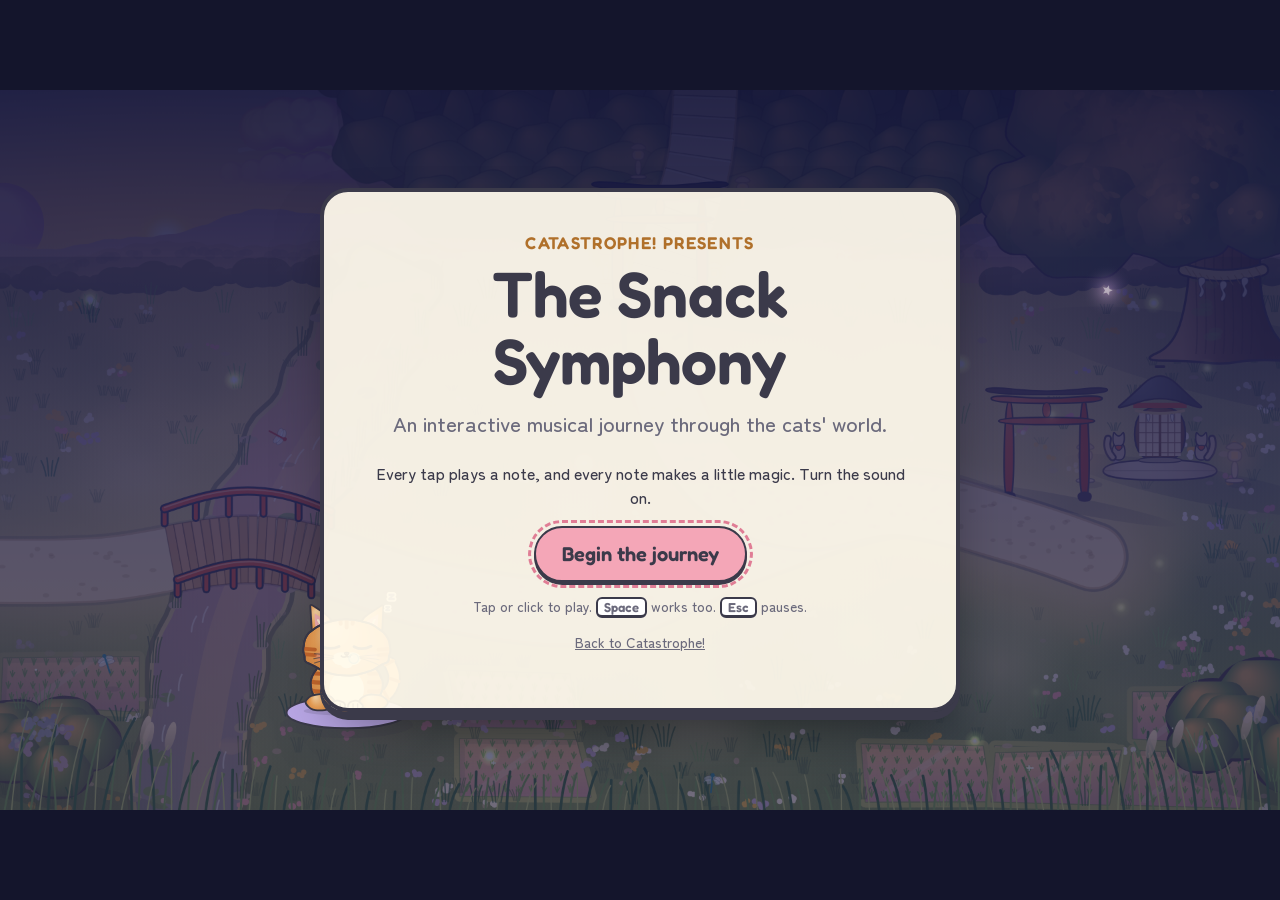
<file: catastrophe/journey.html>
<!doctype html>
<html lang="en">
  <head>
    <meta charset="utf-8" />
    <meta name="viewport" content="width=device-width, initial-scale=1, viewport-fit=cover" />
    <link rel="canonical" href="https://cat-tower-defense.com/catastrophe/journey.html" />
    <meta name="theme-color" content="#1E2150" />
    <link rel="manifest" href="./manifest.webmanifest" />
    <link rel="apple-touch-icon" href="./icon-192.png" />
    <meta name="apple-mobile-web-app-capable" content="yes" />
    <meta name="mobile-web-app-capable" content="yes" />
    <meta name="apple-mobile-web-app-title" content="Catastrophe!" />
    <meta property="og:type" content="website" />
    <meta property="og:site_name" content="Catastrophe!" />
    <meta property="og:title" content="Catastrophe! The Snack Symphony" />
    <meta property="og:description" content="An interactive musical journey. Every tap is a note, every note makes magic." />
    <meta property="og:image" content="https://cat-tower-defense.com/catastrophe/og.jpg" />
    <title>The Snack Symphony · Catastrophe!</title>
    <!-- importmap:start (node tools/stamp.mjs) -->
    <script type="importmap">
      {
        "imports": {
          "./js/anim/rig.js": "./js/anim/rig.js?v=c1ebe404",
          "./js/art/bosses/bathzilla.js": "./js/art/bosses/bathzilla.js?v=0167a7e1",
          "./js/art/bosses/cucumberto.js": "./js/art/bosses/cucumberto.js?v=8d6c4e54",
          "./js/art/bosses/great-bowl.js": "./js/art/bosses/great-bowl.js?v=c6d09cd1",
          "./js/art/bosses/sucktator.js": "./js/art/bosses/sucktator.js?v=f96ed338",
          "./js/art/brush.js": "./js/art/brush.js?v=371c1329",
          "./js/art/cats/beans.js": "./js/art/cats/beans.js?v=efb02b81",
          "./js/art/cats/biscuit.js": "./js/art/cats/biscuit.js?v=f7026a58",
          "./js/art/cats/catrig.js": "./js/art/cats/catrig.js?v=2070b1ec",
          "./js/art/cats/chonkington.js": "./js/art/cats/chonkington.js?v=05119026",
          "./js/art/cats/dr-nip.js": "./js/art/cats/dr-nip.js?v=3187410d",
          "./js/art/cats/granny-purl.js": "./js/art/cats/granny-purl.js?v=9f036f55",
          "./js/art/cats/mama-mittens.js": "./js/art/cats/mama-mittens.js?v=c2ce5095",
          "./js/art/cats/maneki-mochi.js": "./js/art/cats/maneki-mochi.js?v=7d89e584",
          "./js/art/cats/noodle.js": "./js/art/cats/noodle.js?v=4a6442cc",
          "./js/art/cats/pudding.js": "./js/art/cats/pudding.js?v=e57e16fd",
          "./js/art/cats/sriracha.js": "./js/art/cats/sriracha.js?v=16d6d354",
          "./js/art/cats/tofu.js": "./js/art/cats/tofu.js?v=7614a392",
          "./js/art/cats/whiskerton.js": "./js/art/cats/whiskerton.js?v=1f175f9b",
          "./js/art/costumes.js": "./js/art/costumes.js?v=bb918ef7",
          "./js/art/enemies/carrier.js": "./js/art/enemies/carrier.js?v=3dc3376b",
          "./js/art/enemies/closed-door.js": "./js/art/enemies/closed-door.js?v=420d953c",
          "./js/art/enemies/cone-of-shame.js": "./js/art/enemies/cone-of-shame.js?v=a0cee76e",
          "./js/art/enemies/cucumber-cadet.js": "./js/art/enemies/cucumber-cadet.js?v=786db1a2",
          "./js/art/enemies/cucumber-ghost.js": "./js/art/enemies/cucumber-ghost.js?v=ac4e3d04",
          "./js/art/enemies/empty-bowl.js": "./js/art/enemies/empty-bowl.js?v=ab5794b5",
          "./js/art/enemies/enemyrig.js": "./js/art/enemies/enemyrig.js?v=c228464a",
          "./js/art/enemies/fancy-bed.js": "./js/art/enemies/fancy-bed.js?v=7890dc43",
          "./js/art/enemies/good-boy.js": "./js/art/enemies/good-boy.js?v=9d4fd395",
          "./js/art/enemies/hose-snek.js": "./js/art/enemies/hose-snek.js?v=d1cb00c9",
          "./js/art/enemies/lint-roller.js": "./js/art/enemies/lint-roller.js?v=704e9889",
          "./js/art/enemies/monday.js": "./js/art/enemies/monday.js?v=a59d9b59",
          "./js/art/enemies/overdue-bill.js": "./js/art/enemies/overdue-bill.js?v=67e6dea0",
          "./js/art/enemies/party-pooper.js": "./js/art/enemies/party-pooper.js?v=435f06eb",
          "./js/art/enemies/rubber-duckie.js": "./js/art/enemies/rubber-duckie.js?v=a2dd0972",
          "./js/art/enemies/sneaky-pickle.js": "./js/art/enemies/sneaky-pickle.js?v=37ee3583",
          "./js/art/enemies/snip-snap.js": "./js/art/enemies/snip-snap.js?v=46dcf02b",
          "./js/art/enemies/spritz.js": "./js/art/enemies/spritz.js?v=7b2681dd",
          "./js/art/enemies/thunderclap.js": "./js/art/enemies/thunderclap.js?v=8a1df710",
          "./js/art/enemies/tubby-mcsoak.js": "./js/art/enemies/tubby-mcsoak.js?v=33647f31",
          "./js/art/enemies/umbrella-uncles.js": "./js/art/enemies/umbrella-uncles.js?v=7bdf1651",
          "./js/art/enemies/vroomba.js": "./js/art/enemies/vroomba.js?v=16c8058f",
          "./js/art/fallbacks.js": "./js/art/fallbacks.js?v=505fdc4e",
          "./js/art/hats.js": "./js/art/hats.js?v=c36f38af",
          "./js/art/heroes/big-tom.js": "./js/art/heroes/big-tom.js?v=8d4663ea",
          "./js/art/heroes/nebula.js": "./js/art/heroes/nebula.js?v=44ee66b6",
          "./js/art/heroes/ronin-biscuit.js": "./js/art/heroes/ronin-biscuit.js?v=72baae58",
          "./js/art/palette.js": "./js/art/palette.js?v=6d514679",
          "./js/art/props.js": "./js/art/props.js?v=23ecbd77",
          "./js/art/registry.js": "./js/art/registry.js?v=4937a4e7",
          "./js/art/rooms/bathhouse.js": "./js/art/rooms/bathhouse.js?v=c38c1013",
          "./js/art/rooms/common.js": "./js/art/rooms/common.js?v=24ae5a71",
          "./js/art/rooms/countryside.js": "./js/art/rooms/countryside.js?v=93c54ead",
          "./js/art/rooms/house.js": "./js/art/rooms/house.js?v=a349cfe6",
          "./js/art/rooms/sky.js": "./js/art/rooms/sky.js?v=87c6a0f1",
          "./js/audio/meow.js": "./js/audio/meow.js?v=7948fdbf",
          "./js/audio/music.js": "./js/audio/music.js?v=e64a1ed3",
          "./js/audio/sfx.js": "./js/audio/sfx.js?v=d827a591",
          "./js/audio/songs.js": "./js/audio/songs.js?v=f87d4bb3",
          "./js/core/pwa.js": "./js/core/pwa.js?v=09e3d550",
          "./js/core/rng.js": "./js/core/rng.js?v=37cf8431",
          "./js/core/season.js": "./js/core/season.js?v=bb9e378d",
          "./js/core/spline.js": "./js/core/spline.js?v=f42ce0b0",
          "./js/data/achievements.js": "./js/data/achievements.js?v=bc01ad47",
          "./js/data/cats.js": "./js/data/cats.js?v=0ccd7ea1",
          "./js/data/enemies.js": "./js/data/enemies.js?v=d8f03d98",
          "./js/data/heroes.js": "./js/data/heroes.js?v=6069a8fc",
          "./js/data/ids.js": "./js/data/ids.js?v=938d5f7c",
          "./js/data/layout.js": "./js/data/layout.js?v=b7715d3c",
          "./js/data/levels.js": "./js/data/levels.js?v=51d97147",
          "./js/data/moods.js": "./js/data/moods.js?v=f57fe83a",
          "./js/data/quips.js": "./js/data/quips.js?v=9ac7dd97",
          "./js/data/waves.js": "./js/data/waves.js?v=2317b185",
          "./js/gallery/concepts.js": "./js/gallery/concepts.js?v=80db7c9a",
          "./js/gallery/feedback.js": "./js/gallery/feedback.js?v=46498dff",
          "./js/gallery/gallery.js": "./js/gallery/gallery.js?v=6a6927f9",
          "./js/game/fx.js": "./js/game/fx.js?v=f15c78a5",
          "./js/game/game.js": "./js/game/game.js?v=5a8cf2f7",
          "./js/game/icons.js": "./js/game/icons.js?v=077e2c99",
          "./js/game/renderer.js": "./js/game/renderer.js?v=bf523f0b",
          "./js/game/spooky.js": "./js/game/spooky.js?v=a23f6da3",
          "./js/hub.js": "./js/hub.js?v=3bedb40e",
          "./js/interactive/dom.js": "./js/interactive/dom.js?v=48287bdf",
          "./js/interactive/lore.js": "./js/interactive/lore.js?v=417eaf82",
          "./js/interactive/main.js": "./js/interactive/main.js?v=13d26737",
          "./js/interactive/rigs.js": "./js/interactive/rigs.js?v=8f6e6408",
          "./js/interactive/routes/achievements.js": "./js/interactive/routes/achievements.js?v=5e67eacf",
          "./js/interactive/routes/briefing.js": "./js/interactive/routes/briefing.js?v=4757ecae",
          "./js/interactive/routes/catalog.js": "./js/interactive/routes/catalog.js?v=a3f379d9",
          "./js/interactive/routes/credits.js": "./js/interactive/routes/credits.js?v=8621fd33",
          "./js/interactive/routes/hero.js": "./js/interactive/routes/hero.js?v=18d79039",
          "./js/interactive/routes/map.js": "./js/interactive/routes/map.js?v=54ca7ea5",
          "./js/interactive/routes/story.js": "./js/interactive/routes/story.js?v=4c185c4b",
          "./js/interactive/routes/wardrobe.js": "./js/interactive/routes/wardrobe.js?v=51acf696",
          "./js/interactive/stage.js": "./js/interactive/stage.js?v=44d8a734",
          "./js/interactive/store.js": "./js/interactive/store.js?v=ef363824",
          "./js/interactive/story/props.js": "./js/interactive/story/props.js?v=b7073d8f",
          "./js/interactive/story/script.js": "./js/interactive/story/script.js?v=fa328d3a",
          "./js/interactive/ui.js": "./js/interactive/ui.js?v=82822e8f",
          "./js/journey/chapters.js": "./js/journey/chapters.js?v=f25977a7",
          "./js/journey/kit.js": "./js/journey/kit.js?v=3f6d02ae",
          "./js/journey/main.js": "./js/journey/main.js?v=f708e9d2",
          "./js/sim/autobot.js": "./js/sim/autobot.js?v=15a3c64c",
          "./js/sim/extras.js": "./js/sim/extras.js?v=3c4979ba",
          "./js/sim/geometry.js": "./js/sim/geometry.js?v=1a0db068",
          "./js/sim/sim.js": "./js/sim/sim.js?v=72ed3f52",
          "./js/ui/bosskey.js": "./js/ui/bosskey.js?v=4d2d67c4",
          "./js/ui/coach.js": "./js/ui/coach.js?v=ac1e194d",
          "./js/ui/debug.js": "./js/ui/debug.js?v=5d2e836a",
          "./js/ui/hud.js": "./js/ui/hud.js?v=053e11b9",
          "./js/ui/main.js": "./js/ui/main.js?v=740485ba",
          "./js/ui/save.js": "./js/ui/save.js?v=7af6a914",
          "./js/ui/screens.js": "./js/ui/screens.js?v=8fe744c3",
          "./js/ui/settings.js": "./js/ui/settings.js?v=c98411a8",
          "./js/ui/stats.js": "./js/ui/stats.js?v=bc2de487"
        }
      }
    </script>
    <!-- importmap:end -->
    <meta name="description" content="Catastrophe! The Snack Symphony: an interactive musical journey through the cats' world. Every tap plays a note. Music, art and story all made in code." />
    <link rel="icon" href="./favicon.svg" type="image/svg+xml" />
    <link rel="preconnect" href="https://fonts.googleapis.com" />
    <link rel="preconnect" href="https://fonts.gstatic.com" crossorigin />
    <link href="https://fonts.googleapis.com/css2?family=Fredoka:wght@400;600;700&family=Zen+Maru+Gothic:wght@500;700&display=swap" rel="stylesheet" />
    <link rel="stylesheet" href="./css/tokens.css?v=0be81d8d" />
    <link rel="stylesheet" href="./css/journey.css?v=29b518e5" />
  </head>
  <body>
    <canvas id="j" aria-label="The journey: an animated scene that reacts to the music and to your taps"></canvas>

    <section id="start" aria-labelledby="start-title">
      <div class="card">
        <p class="kicker">Catastrophe! presents</p>
        <h1 id="start-title">The Snack Symphony</h1>
        <p class="sub">An interactive musical journey through the cats' world.</p>
        <p>Every tap plays a note, and every note makes a little magic. Turn the sound on.</p>
        <button id="begin" class="btn primary big" data-a="begin">Begin the journey</button>
        <p class="keys">Tap or click to play. <kbd>Space</kbd> works too. <kbd>Esc</kbd> pauses.</p>
        <p id="noaudio" class="warn" hidden>This browser can't play Web Audio, and the journey is made of music. Try a current Chrome, Edge, Firefox or Safari.</p>
        <nav id="chapters" hidden aria-label="Chapters you've reached">
          <p class="small">Or jump to a chapter you've reached:</p>
          <ol></ol>
        </nav>
        <p class="small"><a href="./index.html">Back to Catastrophe!</a></p>
      </div>
    </section>

    <header id="hud" hidden>
      <div class="hud-left">
        <a class="chip" href="./index.html" aria-label="Leave the journey">Leave</a>
        <button class="chip" data-a="pause">Pause</button>
        <button class="chip" id="sound" data-a="sound" aria-pressed="true">Sound on</button>
      </div>
      <div class="hud-mid" id="ch-title"></div>
      <div class="hud-right" id="count" role="status"></div>
    </header>
    <p id="narr" aria-live="polite"></p>
    <p id="hint" aria-live="polite"></p>
    <p id="rotate">Turn your phone sideways. The journey is wide, like a picture book.</p>

    <section id="pause" hidden role="dialog" aria-modal="true" aria-label="Paused">
      <div class="card">
        <h2>Paused</h2>
        <p>The music is holding its breath.</p>
        <div class="row">
          <button class="btn primary" data-a="resume">Resume</button>
          <button class="btn" data-a="restart">Restart chapter</button>
          <button class="btn" data-a="skip">Skip chapter</button>
          <a class="btn" href="./index.html">Leave</a>
        </div>
      </div>
    </section>

    <section id="credits" hidden role="dialog" aria-label="The end">
      <div class="card">
        <p class="kicker">The end</p>
        <h2>The Snack Symphony</h2>
        <p>Every note, every star and every whisker in this journey was written in code.<br />No audio files. No image files. Just a lot of cats.</p>
        <p id="stats" class="small"></p>
        <div class="row">
          <button class="btn primary" data-a="again">Journey again</button>
          <a class="btn" href="./play.html">Play Catastrophe!</a>
          <a class="btn" href="./index.html">Back to the hub</a>
        </div>
      </div>
    </section>

    <script type="module" src="./js/journey/main.js?v=f708e9d2"></script>
  </body>
</html>
</file>
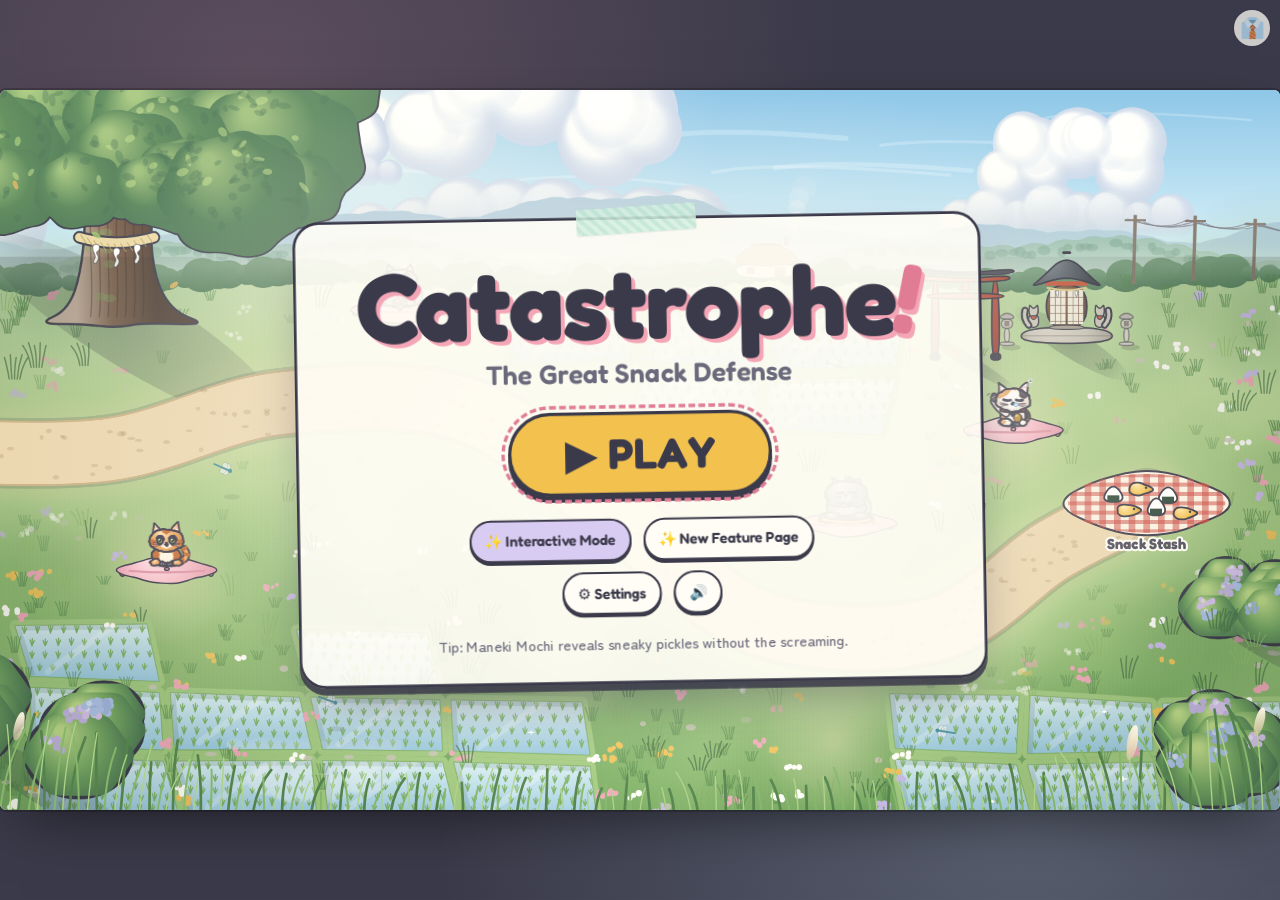
<file: catastrophe/play.html>
<!doctype html>
<html lang="en">
  <head>
    <meta charset="utf-8" />
    <meta name="viewport" content="width=device-width, initial-scale=1, viewport-fit=cover" />
    <link rel="canonical" href="https://cat-tower-defense.com/catastrophe/play.html" />
    <meta name="theme-color" content="#F4A6B7" />
    <link rel="manifest" href="./manifest.webmanifest" />
    <link rel="apple-touch-icon" href="./icon-192.png" />
    <meta name="apple-mobile-web-app-capable" content="yes" />
    <meta name="mobile-web-app-capable" content="yes" />
    <meta name="apple-mobile-web-app-title" content="Catastrophe!" />
    <link rel="apple-touch-icon" href="./icon-192.png" />
    <meta property="og:type" content="website" />
    <meta property="og:site_name" content="Catastrophe!" />
    <meta property="og:title" content="Catastrophe! The Great Snack Defense" />
    <meta property="og:description" content="A cozy, silly cat tower defense game. Seat your cats anywhere off the path and save the snacks." />
    <meta property="og:image" content="https://cat-tower-defense.com/catastrophe/og.jpg" />
    <meta property="og:image:width" content="1200" />
    <meta property="og:image:height" content="630" />
    <meta property="og:image:alt" content="Cats napping on cushions beside a dirt road in a sunny meadow, under the title Catastrophe!" />
    <meta property="og:url" content="https://cat-tower-defense.com/catastrophe/" />
    <meta name="twitter:card" content="summary_large_image" />
    <title>Catastrophe! · Play</title>
    <!-- importmap:start (node tools/stamp.mjs) -->
    <script type="importmap">
      {
        "imports": {
          "./js/anim/rig.js": "./js/anim/rig.js?v=c1ebe404",
          "./js/art/bosses/bathzilla.js": "./js/art/bosses/bathzilla.js?v=0167a7e1",
          "./js/art/bosses/cucumberto.js": "./js/art/bosses/cucumberto.js?v=8d6c4e54",
          "./js/art/bosses/great-bowl.js": "./js/art/bosses/great-bowl.js?v=c6d09cd1",
          "./js/art/bosses/sucktator.js": "./js/art/bosses/sucktator.js?v=f96ed338",
          "./js/art/brush.js": "./js/art/brush.js?v=371c1329",
          "./js/art/cats/beans.js": "./js/art/cats/beans.js?v=efb02b81",
          "./js/art/cats/biscuit.js": "./js/art/cats/biscuit.js?v=f7026a58",
          "./js/art/cats/catrig.js": "./js/art/cats/catrig.js?v=2070b1ec",
          "./js/art/cats/chonkington.js": "./js/art/cats/chonkington.js?v=05119026",
          "./js/art/cats/dr-nip.js": "./js/art/cats/dr-nip.js?v=3187410d",
          "./js/art/cats/granny-purl.js": "./js/art/cats/granny-purl.js?v=9f036f55",
          "./js/art/cats/mama-mittens.js": "./js/art/cats/mama-mittens.js?v=c2ce5095",
          "./js/art/cats/maneki-mochi.js": "./js/art/cats/maneki-mochi.js?v=7d89e584",
          "./js/art/cats/noodle.js": "./js/art/cats/noodle.js?v=4a6442cc",
          "./js/art/cats/pudding.js": "./js/art/cats/pudding.js?v=e57e16fd",
          "./js/art/cats/sriracha.js": "./js/art/cats/sriracha.js?v=16d6d354",
          "./js/art/cats/tofu.js": "./js/art/cats/tofu.js?v=7614a392",
          "./js/art/cats/whiskerton.js": "./js/art/cats/whiskerton.js?v=1f175f9b",
          "./js/art/costumes.js": "./js/art/costumes.js?v=bb918ef7",
          "./js/art/enemies/carrier.js": "./js/art/enemies/carrier.js?v=3dc3376b",
          "./js/art/enemies/closed-door.js": "./js/art/enemies/closed-door.js?v=420d953c",
          "./js/art/enemies/cone-of-shame.js": "./js/art/enemies/cone-of-shame.js?v=a0cee76e",
          "./js/art/enemies/cucumber-cadet.js": "./js/art/enemies/cucumber-cadet.js?v=786db1a2",
          "./js/art/enemies/cucumber-ghost.js": "./js/art/enemies/cucumber-ghost.js?v=ac4e3d04",
          "./js/art/enemies/empty-bowl.js": "./js/art/enemies/empty-bowl.js?v=ab5794b5",
          "./js/art/enemies/enemyrig.js": "./js/art/enemies/enemyrig.js?v=c228464a",
          "./js/art/enemies/fancy-bed.js": "./js/art/enemies/fancy-bed.js?v=7890dc43",
          "./js/art/enemies/good-boy.js": "./js/art/enemies/good-boy.js?v=9d4fd395",
          "./js/art/enemies/hose-snek.js": "./js/art/enemies/hose-snek.js?v=d1cb00c9",
          "./js/art/enemies/lint-roller.js": "./js/art/enemies/lint-roller.js?v=704e9889",
          "./js/art/enemies/monday.js": "./js/art/enemies/monday.js?v=a59d9b59",
          "./js/art/enemies/overdue-bill.js": "./js/art/enemies/overdue-bill.js?v=67e6dea0",
          "./js/art/enemies/party-pooper.js": "./js/art/enemies/party-pooper.js?v=435f06eb",
          "./js/art/enemies/rubber-duckie.js": "./js/art/enemies/rubber-duckie.js?v=a2dd0972",
          "./js/art/enemies/sneaky-pickle.js": "./js/art/enemies/sneaky-pickle.js?v=37ee3583",
          "./js/art/enemies/snip-snap.js": "./js/art/enemies/snip-snap.js?v=46dcf02b",
          "./js/art/enemies/spritz.js": "./js/art/enemies/spritz.js?v=7b2681dd",
          "./js/art/enemies/thunderclap.js": "./js/art/enemies/thunderclap.js?v=8a1df710",
          "./js/art/enemies/tubby-mcsoak.js": "./js/art/enemies/tubby-mcsoak.js?v=33647f31",
          "./js/art/enemies/umbrella-uncles.js": "./js/art/enemies/umbrella-uncles.js?v=7bdf1651",
          "./js/art/enemies/vroomba.js": "./js/art/enemies/vroomba.js?v=16c8058f",
          "./js/art/fallbacks.js": "./js/art/fallbacks.js?v=505fdc4e",
          "./js/art/hats.js": "./js/art/hats.js?v=c36f38af",
          "./js/art/heroes/big-tom.js": "./js/art/heroes/big-tom.js?v=8d4663ea",
          "./js/art/heroes/nebula.js": "./js/art/heroes/nebula.js?v=44ee66b6",
          "./js/art/heroes/ronin-biscuit.js": "./js/art/heroes/ronin-biscuit.js?v=72baae58",
          "./js/art/palette.js": "./js/art/palette.js?v=6d514679",
          "./js/art/props.js": "./js/art/props.js?v=23ecbd77",
          "./js/art/registry.js": "./js/art/registry.js?v=4937a4e7",
          "./js/art/rooms/bathhouse.js": "./js/art/rooms/bathhouse.js?v=c38c1013",
          "./js/art/rooms/common.js": "./js/art/rooms/common.js?v=24ae5a71",
          "./js/art/rooms/countryside.js": "./js/art/rooms/countryside.js?v=93c54ead",
          "./js/art/rooms/house.js": "./js/art/rooms/house.js?v=a349cfe6",
          "./js/art/rooms/sky.js": "./js/art/rooms/sky.js?v=87c6a0f1",
          "./js/audio/meow.js": "./js/audio/meow.js?v=7948fdbf",
          "./js/audio/music.js": "./js/audio/music.js?v=e64a1ed3",
          "./js/audio/sfx.js": "./js/audio/sfx.js?v=d827a591",
          "./js/audio/songs.js": "./js/audio/songs.js?v=f87d4bb3",
          "./js/core/pwa.js": "./js/core/pwa.js?v=09e3d550",
          "./js/core/rng.js": "./js/core/rng.js?v=37cf8431",
          "./js/core/season.js": "./js/core/season.js?v=bb9e378d",
          "./js/core/spline.js": "./js/core/spline.js?v=f42ce0b0",
          "./js/data/achievements.js": "./js/data/achievements.js?v=bc01ad47",
          "./js/data/cats.js": "./js/data/cats.js?v=0ccd7ea1",
          "./js/data/enemies.js": "./js/data/enemies.js?v=d8f03d98",
          "./js/data/heroes.js": "./js/data/heroes.js?v=6069a8fc",
          "./js/data/ids.js": "./js/data/ids.js?v=938d5f7c",
          "./js/data/layout.js": "./js/data/layout.js?v=b7715d3c",
          "./js/data/levels.js": "./js/data/levels.js?v=51d97147",
          "./js/data/moods.js": "./js/data/moods.js?v=f57fe83a",
          "./js/data/quips.js": "./js/data/quips.js?v=9ac7dd97",
          "./js/data/waves.js": "./js/data/waves.js?v=2317b185",
          "./js/gallery/concepts.js": "./js/gallery/concepts.js?v=80db7c9a",
          "./js/gallery/feedback.js": "./js/gallery/feedback.js?v=46498dff",
          "./js/gallery/gallery.js": "./js/gallery/gallery.js?v=6a6927f9",
          "./js/game/fx.js": "./js/game/fx.js?v=f15c78a5",
          "./js/game/game.js": "./js/game/game.js?v=5a8cf2f7",
          "./js/game/icons.js": "./js/game/icons.js?v=077e2c99",
          "./js/game/renderer.js": "./js/game/renderer.js?v=bf523f0b",
          "./js/game/spooky.js": "./js/game/spooky.js?v=a23f6da3",
          "./js/hub.js": "./js/hub.js?v=3bedb40e",
          "./js/interactive/dom.js": "./js/interactive/dom.js?v=48287bdf",
          "./js/interactive/lore.js": "./js/interactive/lore.js?v=417eaf82",
          "./js/interactive/main.js": "./js/interactive/main.js?v=13d26737",
          "./js/interactive/rigs.js": "./js/interactive/rigs.js?v=8f6e6408",
          "./js/interactive/routes/achievements.js": "./js/interactive/routes/achievements.js?v=5e67eacf",
          "./js/interactive/routes/briefing.js": "./js/interactive/routes/briefing.js?v=4757ecae",
          "./js/interactive/routes/catalog.js": "./js/interactive/routes/catalog.js?v=a3f379d9",
          "./js/interactive/routes/credits.js": "./js/interactive/routes/credits.js?v=8621fd33",
          "./js/interactive/routes/hero.js": "./js/interactive/routes/hero.js?v=18d79039",
          "./js/interactive/routes/map.js": "./js/interactive/routes/map.js?v=54ca7ea5",
          "./js/interactive/routes/story.js": "./js/interactive/routes/story.js?v=4c185c4b",
          "./js/interactive/routes/wardrobe.js": "./js/interactive/routes/wardrobe.js?v=51acf696",
          "./js/interactive/stage.js": "./js/interactive/stage.js?v=44d8a734",
          "./js/interactive/store.js": "./js/interactive/store.js?v=ef363824",
          "./js/interactive/story/props.js": "./js/interactive/story/props.js?v=b7073d8f",
          "./js/interactive/story/script.js": "./js/interactive/story/script.js?v=fa328d3a",
          "./js/interactive/ui.js": "./js/interactive/ui.js?v=82822e8f",
          "./js/journey/chapters.js": "./js/journey/chapters.js?v=f25977a7",
          "./js/journey/kit.js": "./js/journey/kit.js?v=3f6d02ae",
          "./js/journey/main.js": "./js/journey/main.js?v=f708e9d2",
          "./js/sim/autobot.js": "./js/sim/autobot.js?v=15a3c64c",
          "./js/sim/extras.js": "./js/sim/extras.js?v=3c4979ba",
          "./js/sim/geometry.js": "./js/sim/geometry.js?v=1a0db068",
          "./js/sim/sim.js": "./js/sim/sim.js?v=72ed3f52",
          "./js/ui/bosskey.js": "./js/ui/bosskey.js?v=4d2d67c4",
          "./js/ui/coach.js": "./js/ui/coach.js?v=ac1e194d",
          "./js/ui/debug.js": "./js/ui/debug.js?v=5d2e836a",
          "./js/ui/hud.js": "./js/ui/hud.js?v=053e11b9",
          "./js/ui/main.js": "./js/ui/main.js?v=740485ba",
          "./js/ui/save.js": "./js/ui/save.js?v=7af6a914",
          "./js/ui/screens.js": "./js/ui/screens.js?v=8fe744c3",
          "./js/ui/settings.js": "./js/ui/settings.js?v=c98411a8",
          "./js/ui/stats.js": "./js/ui/stats.js?v=bc2de487"
        }
      }
    </script>
    <!-- importmap:end -->
    <meta name="description" content="Catastrophe! The Great Snack Defense: a cozy, silly cat tower defense. Seat each cat where its job counts, and keep the cucumbers off the snacks." />
    <link rel="icon" href="./favicon.svg" type="image/svg+xml" />
    <link rel="preconnect" href="https://fonts.googleapis.com" />
    <link rel="preconnect" href="https://fonts.gstatic.com" crossorigin />
    <link href="https://fonts.googleapis.com/css2?family=Fredoka:wght@400;600;700&family=Zen+Maru+Gothic:wght@500;700&display=swap" rel="stylesheet" />
    <link rel="stylesheet" href="./css/tokens.css?v=0be81d8d" />
    <link rel="stylesheet" href="./css/game.css?v=5c311b52" />
    <script>
      // Error catcher (classic script so it works even if a module fails to load). Red box with ?debug=1.
      (function () {
        var dbg = /[?&]debug=1/.test(location.search);
        var errs = (window.__cataErrors = []);
        function show() {
          if (!dbg || !document.body) return;
          var el = document.getElementById('debug-box');
          if (!el) {
            el = document.createElement('pre');
            el.id = 'debug-box';
            document.body.appendChild(el);
          }
          el.textContent = errs.slice(-14).join('\n');
          el.hidden = !errs.length;
        }
        window.__cataReport = function (msg) {
          errs.push(String(msg).slice(0, 400));
          console.warn('[cata]', msg);
          show();
        };
        addEventListener(
          'error',
          function (e) {
            var t = e.target;
            if (t && t !== window && t.tagName) {
              if (t.tagName !== 'LINK') window.__cataReport('Failed to load ' + (t.src || t.href || t.tagName));
              return;
            }
            window.__cataReport('Error: ' + (e.message || 'unknown') + (e.filename ? ' @ ' + e.filename.split('/').pop() + ':' + e.lineno : ''));
          },
          true
        );
        addEventListener('unhandledrejection', function (e) {
          var r = e.reason;
          window.__cataReport('Promise: ' + ((r && (r.stack || r.message)) || r));
        });
        addEventListener('DOMContentLoaded', show);
      })();
    </script>
  </head>
  <body class="game" data-screen="boot">
    <div id="stage">
      <canvas id="game" aria-label="Game stage: cats on cushions defend the Snack Stash"></canvas>
      <div id="ui">
        <div id="screen"><div class="boot">Waking up the cats…</div></div>
      </div>
    </div>
    <button id="tie" type="button" title="Boss Key (`)" aria-label="Boss Key: hide the game">👔</button>
    <div id="rotate" aria-hidden="true"><span>🐱↻</span><p>Turn your phone sideways. The cats prefer landscape.</p></div>
    <noscript><p class="noscript">The cats need JavaScript to defend the snacks.</p></noscript>
    <script type="module" src="./js/ui/main.js?v=740485ba"></script>
  </body>
</html>
</file>
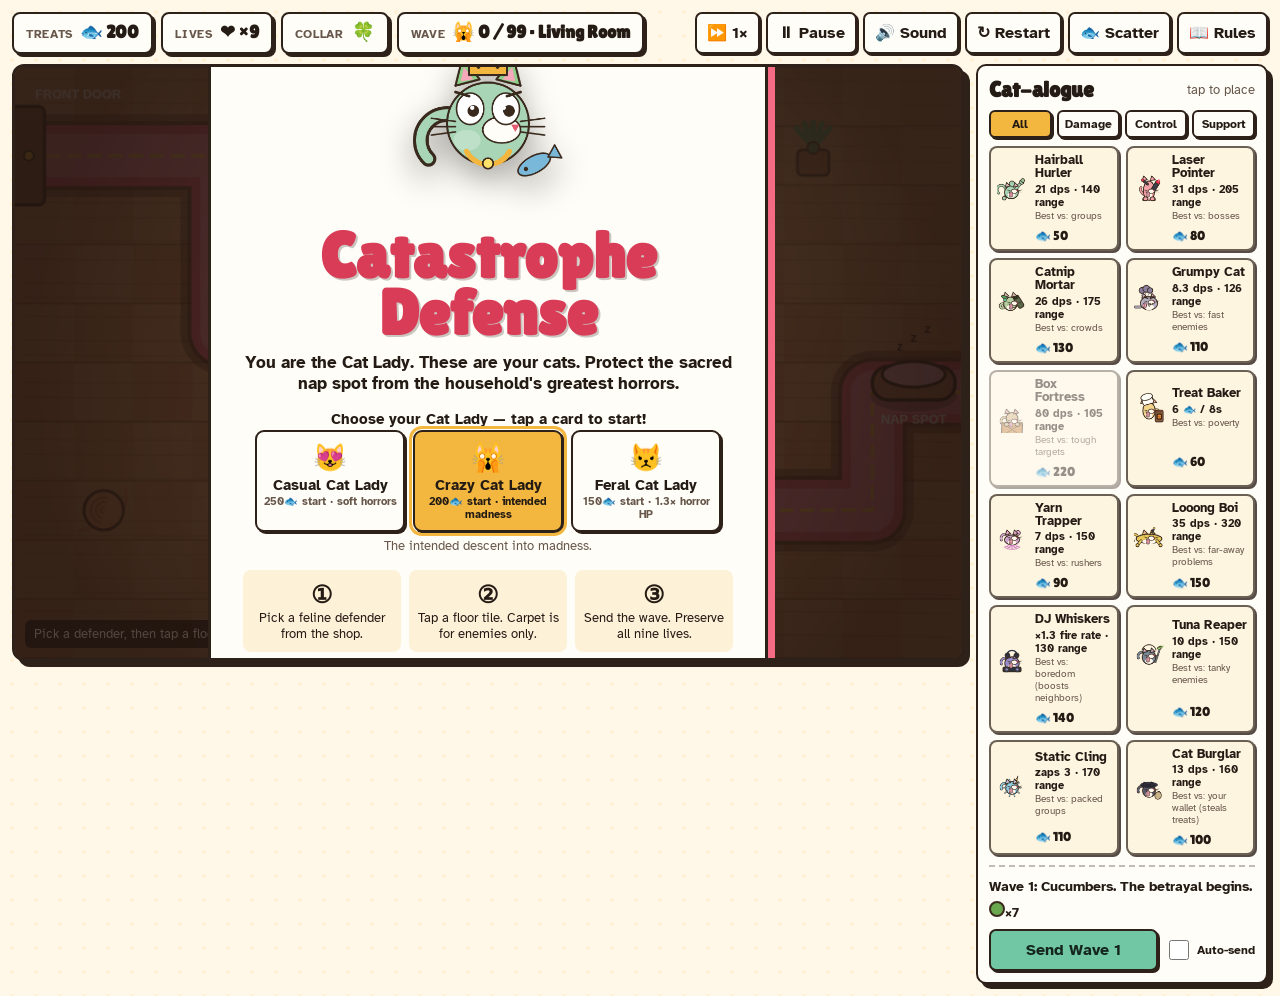
<file: site/tower-defense-game.html>
<!doctype html>
<html lang="en">
<head>
<meta charset="utf-8" />
<meta name="viewport" content="width=device-width, initial-scale=1, viewport-fit=cover" />
<meta name="color-scheme" content="light dark" />
<link rel="icon" href="data:," />
<link rel="preconnect" href="https://fonts.googleapis.com">
<link rel="preconnect" href="https://fonts.gstatic.com" crossorigin>
<link href="https://fonts.googleapis.com/css2?family=Atkinson+Hyperlegible:wght@400;700&family=Lilita+One&display=swap" rel="stylesheet">
<title>Catastrophe Defense</title>
<style>
:root{color-scheme:light dark;--ink:#251b15;--muted:#67574b;--paper:#fff8e8;--panel:#fffdf7;--edge:#2e2119;--pink:#f46b83;--red:#d83c57;--mint:#71c7a3;--gold:#f3b73f;--blue:#5c9fe8;--board:#c98655;--board2:#d99a67;--carpet:#e45c72;--carpet2:#f18597;--shadow:rgba(57,30,15,.22);--overlay:rgba(32,20,15,.78)}
@media(prefers-color-scheme:dark){:root{--ink:#fff7e9;--muted:#cdbdaf;--paper:#1b1715;--panel:#28211d;--edge:#f1d7bd;--pink:#ff758e;--red:#ff6079;--mint:#79d4ad;--gold:#ffc85d;--blue:#74b6ff;--board:#67452f;--board2:#79543b;--carpet:#9d3d50;--carpet2:#b94d63;--shadow:rgba(0,0,0,.42);--overlay:rgba(13,10,9,.86)}}
*{box-sizing:border-box}html,body{margin:0;min-height:100%;background:var(--paper);color:var(--ink);font-family:"Atkinson Hyperlegible",sans-serif}body{min-height:100vh;padding:12px;padding-bottom:max(12px,env(safe-area-inset-bottom));background-image:radial-gradient(circle at 12px 12px,color-mix(in srgb,var(--gold) 11%,transparent) 2px,transparent 2px);background-size:24px 24px}
button{font:inherit;color:inherit}.hud{max-width:1280px;margin:0 auto 10px;display:flex;gap:8px;align-items:stretch;flex-wrap:wrap}.stat{background:var(--panel);border:2px solid var(--edge);box-shadow:3px 3px 0 var(--edge);padding:7px 12px;border-radius:8px;min-width:108px;display:flex;align-items:baseline;justify-content:space-between;gap:7px}.stat span{font-size:.72rem;font-weight:700;text-transform:uppercase;letter-spacing:.06em;color:var(--muted)}.stat strong{font-family:"Lilita One",sans-serif;font-size:1.15rem;white-space:nowrap}.controls{margin-left:auto;display:flex;flex-wrap:wrap;gap:6px}.control,.send,.action{border:2px solid var(--edge);background:var(--panel);box-shadow:2px 2px 0 var(--edge);border-radius:7px;padding:7px 10px;font-weight:700;cursor:pointer;min-height:42px}.control:active,.send:active,.action:active,.tower-card:active{transform:translate(2px,2px);box-shadow:none}.control.active{background:var(--gold);color:#271b10}.game-shell{max-width:1280px;margin:auto;display:grid;grid-template-columns:minmax(0,1fr) 292px;gap:12px;align-items:start}.stage-wrap{position:relative;min-width:0;background:#160f0b;border:3px solid var(--edge);box-shadow:6px 6px 0 var(--edge);border-radius:12px;overflow:hidden;touch-action:none}.canvas-box{position:relative;aspect-ratio:16/10;width:100%}canvas{display:block;width:100%;height:100%;touch-action:none}.hint{position:absolute;left:10px;bottom:10px;background:rgba(22,15,11,.78);color:#fff8e8;padding:6px 9px;border-radius:6px;font-size:.8rem;pointer-events:none;backdrop-filter:blur(4px)}.shop{background:var(--panel);border:2px solid var(--edge);box-shadow:5px 5px 0 var(--edge);border-radius:10px;padding:11px}.shop-head{display:flex;align-items:center;justify-content:space-between;margin-bottom:8px}.shop h2,.tower-panel h2{font-family:"Lilita One",sans-serif;font-size:1.35rem;margin:0}.shop small{color:var(--muted)}.tower-list{display:grid;gap:7px;grid-template-columns:repeat(2,minmax(0,1fr))}.tower-card{width:100%;display:grid;grid-template-columns:32px 1fr;align-items:center;text-align:left;gap:6px;border:2px solid color-mix(in srgb,var(--edge) 70%,transparent);background:color-mix(in srgb,var(--panel) 88%,var(--gold));border-radius:8px;padding:6px;cursor:pointer;box-shadow:2px 2px 0 color-mix(in srgb,var(--edge) 80%,transparent);min-height:0}.tower-card.selected{background:color-mix(in srgb,var(--gold) 45%,var(--panel));outline:3px solid var(--gold);outline-offset:1px}.tower-card:disabled{opacity:.48;cursor:not-allowed}.tower-icon{width:30px;height:30px;object-fit:contain}.tower-name{display:block;font-weight:700;line-height:1.05;font-size:.8rem}.tower-flavor{display:none}.tower-stats{display:block;font-size:.66rem;font-weight:700;color:var(--ink);margin-top:2px}.tower-role{display:block;font-size:.6rem;color:var(--muted);margin-top:1px}.tower-card .cost{grid-column:2;font-family:"Lilita One";font-size:.8rem;white-space:nowrap}.shop-tabs{display:flex;gap:5px;margin-bottom:8px}.shop-tab{flex:1;border:2px solid var(--edge);background:var(--panel);border-radius:6px;padding:5px 2px;font-size:.72rem;font-weight:700;cursor:pointer;box-shadow:2px 2px 0 var(--edge)}.shop-tab.active{background:var(--gold);color:#251b15}.between{margin-top:10px;padding-top:10px;border-top:2px dashed color-mix(in srgb,var(--edge) 30%,transparent)}.wave-warning{font-weight:700;font-size:.9rem;margin-bottom:6px}.preview{display:flex;gap:5px;flex-wrap:wrap;min-height:20px;align-items:center}.preview .dot{width:16px;height:16px;border-radius:50%;border:2px solid #3a2a1e;display:inline-block}.send-row{display:flex;gap:7px;margin-top:8px}.send{flex:1;background:var(--mint);color:#14261e}.auto{display:flex;align-items:center;gap:5px;font-size:.78rem;font-weight:700;cursor:pointer}.auto input{width:20px;height:20px;accent-color:var(--pink)}.tower-panel{position:absolute;right:10px;bottom:10px;width:min(280px,calc(100% - 20px));background:var(--panel);color:var(--ink);border:2px solid var(--edge);box-shadow:4px 4px 0 var(--edge);border-radius:9px;padding:10px;z-index:4}.tower-panel[hidden]{display:none}.panel-top{display:flex;justify-content:space-between;align-items:start;gap:8px}.close{border:0;background:transparent;font-size:1.3rem;cursor:pointer;padding:2px 6px}.panel-stats{display:grid;grid-template-columns:repeat(3,1fr);gap:4px;margin:8px 0;font-size:.75rem}.panel-stats div{background:color-mix(in srgb,var(--gold) 16%,var(--panel));padding:5px;border-radius:5px}.panel-stats strong{display:block;font-size:.92rem}.panel-delta{font-size:.75rem;color:var(--muted);margin:0 0 8px}.prio-row{display:flex;justify-content:space-between;align-items:center;font-size:.75rem;font-weight:700;margin:0 0 8px}.mini{font:inherit;font-size:.78rem;font-weight:700;color:#251b15;background:var(--gold);border:2px solid var(--edge);border-radius:7px;padding:4px 10px;cursor:pointer;box-shadow:2px 2px 0 var(--edge)}.mini:active{transform:translate(2px,2px);box-shadow:none}.preview .pitem{margin-right:9px;white-space:nowrap;font-size:.8rem;font-weight:700}.panel-actions{display:flex;gap:6px}.action{font-size:.8rem;flex:1;min-height:38px}.upgrade{background:var(--gold);color:#251b15}.sell{background:color-mix(in srgb,var(--pink) 35%,var(--panel))}.overlay{position:absolute;inset:0;background:var(--overlay);z-index:8;display:grid;place-items:center;padding:16px}.overlay[hidden]{display:none}.modal{width:min(560px,100%);background:var(--panel);color:var(--ink);border:3px solid var(--edge);box-shadow:7px 7px 0 var(--pink);border-radius:14px;padding:clamp(18px,4vw,32px);text-align:center}.modal:not(.rules-modal){max-height:94vh;overflow-y:auto}.modal h1{font-family:"Lilita One",sans-serif;font-size:clamp(2rem,7vw,4rem);line-height:.9;margin:0 0 10px;color:var(--red);text-shadow:2px 2px 0 color-mix(in srgb,var(--edge) 25%,transparent)}.hero{width:min(210px,44vw);height:auto;filter:drop-shadow(0 12px 16px rgba(0,0,0,.35));animation:heroFloat 3.2s ease-in-out infinite;margin-bottom:4px}@keyframes heroFloat{0%,100%{transform:translateY(0) rotate(-1.2deg)}50%{transform:translateY(-10px) rotate(1.2deg)}}.modal .dek{font-weight:700;font-size:1.05rem;margin:0 0 16px}.diff-pick{font-weight:900;margin:10px 0 2px;font-size:15px}.diff-row{display:flex;gap:8px;justify-content:center;margin:0 0 6px}.diff-card{flex:1;max-width:150px;border:2px solid var(--edge);background:var(--panel);border-radius:9px;padding:9px 4px;cursor:pointer;box-shadow:2px 2px 0 var(--edge);display:flex;flex-direction:column;align-items:center;gap:1px}.diff-card.active{background:var(--gold);color:#251b15;outline:3px solid var(--gold);outline-offset:1px}.diff-ico{font-size:1.7rem}.diff-card b{font-size:.92rem}.diff-card small{color:var(--muted);font-size:.68rem;font-weight:700}.diff-card.active small{color:#251b15}.diff-blurb{font-size:.82rem;color:var(--muted);margin:0 0 14px;min-height:1.2em}.howto{display:grid;grid-template-columns:repeat(3,1fr);gap:8px;margin:16px 0}.howto div{background:color-mix(in srgb,var(--gold) 17%,var(--panel));border-radius:8px;padding:10px 6px;font-size:.82rem}.howto b{display:block;font-size:1.5rem}.big-button{border:3px solid var(--edge);box-shadow:4px 4px 0 var(--edge);border-radius:9px;background:var(--mint);color:#14261e;font-family:"Lilita One",sans-serif;font-size:1.25rem;padding:11px 24px;cursor:pointer}.result-sub{font-size:1.05rem}.toast{position:fixed;top:14px;left:50%;transform:translateX(-50%);z-index:20;background:var(--edge);color:var(--paper);padding:8px 13px;border-radius:7px;font-weight:700;opacity:0;pointer-events:none;transition:opacity .15s}.toast.show{opacity:1}
@media(max-width:860px){body{padding:7px}.stage-wrap:has(.overlay:not([hidden])) .canvas-box{height:520px;aspect-ratio:auto}.hud{gap:6px;margin-bottom:8px}.stat{flex:1;min-width:92px;padding:6px 8px}.stat span{font-size:.62rem}.controls{order:2;margin-left:0;width:100%;display:grid;grid-template-columns:repeat(6,1fr)}.control{font-size:.78rem;padding:5px;min-height:38px}.game-shell{grid-template-columns:1fr;gap:9px}.stage-wrap{box-shadow:4px 4px 0 var(--edge)}.shop{box-shadow:4px 4px 0 var(--edge);display:flex;flex-direction:column}.tower-list{display:flex;overflow-x:auto;gap:6px;padding:2px 2px 8px;scroll-snap-type:x proximity;-webkit-overflow-scrolling:touch}.tower-card{flex:0 0 104px;scroll-snap-align:start;display:flex;flex-direction:column;align-items:center;text-align:center;gap:2px;padding:8px 4px}.tower-icon{width:38px;height:38px}.tower-name{font-size:.72rem}.tower-card .cost{font-size:.78rem}.tower-flavor{display:none}.tower-stats{display:none}.tower-role{display:none}.shop-head{margin-bottom:6px}.shop-tabs{margin-bottom:6px}.between{order:-1;display:grid;grid-template-columns:1fr auto;gap:6px;margin:0 0 8px;padding:0 0 8px;border-top:0;border-bottom:2px dashed color-mix(in srgb,var(--edge) 30%,transparent)}.wave-warning,.preview{grid-column:1}.send-row{grid-column:2;grid-row:1/3;flex-direction:column}.send{min-width:112px}.howto{grid-template-columns:1fr}.howto div{display:flex;align-items:center;text-align:left;gap:10px;padding:7px 10px}.howto b{min-width:30px}.modal{padding:18px}.hint{font-size:.68rem;left:6px;bottom:6px}}
@media(max-width:420px){.stat{min-width:76px}.stat span{font-size:.62rem}.stat strong{font-size:1rem}.tower-panel{right:6px;bottom:6px;width:calc(100% - 12px)}.tower-list{gap:5px}.tower-name{font-size:.86rem}}
@media(prefers-reduced-motion:reduce){*{scroll-behavior:auto!important}.toast{transition:none}.hero{animation:none}}
.rules-modal{width:min(780px,100%);max-height:88vh;display:flex;flex-direction:column;text-align:left;padding:clamp(16px,3vw,26px)}
.rules-modal h1{font-size:clamp(1.5rem,5vw,2.2rem);margin:0}
.rules-body{overflow-y:auto;margin-top:12px;padding-right:6px;-webkit-overflow-scrolling:touch}
.rule-sec{margin:0 0 20px}.rule-sec>h3{font-family:"Lilita One",sans-serif;font-size:1.15rem;margin:0 0 8px;color:var(--red)}
.rule-sec p,.rule-sec li{font-size:.86rem;line-height:1.5;margin:4px 0}
.rule-sec ul{margin:6px 0;padding-left:20px}
.codex-grid{display:grid;grid-template-columns:repeat(auto-fill,minmax(210px,1fr));gap:8px}
.codex-card{display:flex;gap:9px;align-items:start;background:color-mix(in srgb,var(--gold) 12%,var(--panel));border:2px solid color-mix(in srgb,var(--edge) 55%,transparent);border-radius:9px;padding:8px}
.codex-card img{width:58px;height:58px;object-fit:contain;flex:none}
.codex-card b{font-size:.88rem;display:block;line-height:1.15}
.codex-card .cc-sub{font-size:.72rem;color:var(--muted);display:block;margin:3px 0}
.codex-card .cc-txt{font-size:.74rem;line-height:1.4}
.codex-card .cc-l3{font-size:.72rem;display:block;margin-top:4px}
.kbd{background:color-mix(in srgb,var(--edge) 12%,var(--panel));border:1px solid color-mix(in srgb,var(--edge) 45%,transparent);border-radius:4px;padding:0 5px;font-size:.78rem;font-weight:700}
</style>
</head>
<body>
<div class="toast" id="toast" role="status" aria-live="polite"></div>
<header class="hud" aria-label="Game status and controls">
  <div class="stat"><span>Treats</span><strong id="treats">🐟 200</strong></div>
  <div class="stat"><span>Lives</span><strong id="lives">❤ ×9</strong></div>
  <div class="stat"><span>Collar</span><strong id="collar" title="Lucky collar — survive one fatal leak">🍀</strong></div>
  <div class="stat"><span>Wave</span><strong id="wave">0 / 99</strong></div>
  <div class="controls">
    <button class="control" id="speed" type="button" aria-label="Toggle game speed">⏩ 1×</button>
    <button class="control" id="pause" type="button" aria-label="Pause game">⏸ Pause</button>
    <button class="control" id="mute" type="button" aria-label="Mute sounds">🔊 Sound</button>
    <button class="control" id="restart" type="button" aria-label="Restart game">↻ Restart</button>
    <button class="control" id="scatter" type="button" aria-label="Treat scatter: slow all enemies for 3 seconds">🐟 Scatter</button>
    <button class="control" id="rules" type="button" aria-label="Game rules and codex">📖 Rules</button>
  </div>
</header>
<main class="game-shell">
  <section class="stage-wrap" aria-label="Tower defense battlefield">
    <div class="canvas-box"><canvas id="game" width="960" height="600" aria-label="Cat tower defense game board"></canvas></div>
    <div class="hint" id="hint">Pick a defender, then tap a floor tile.</div>
    <section class="tower-panel" id="towerPanel" hidden aria-live="polite">
      <div class="panel-top"><h2 id="panelName">Tower</h2><button class="close" id="closePanel" aria-label="Close tower details">×</button></div>
      <div class="panel-stats"><div><span>Level</span><strong id="panelLevel">1/3</strong></div><div><span>Damage</span><strong id="panelDamage">0</strong></div><div><span>Range</span><strong id="panelRange">0</strong></div></div>
      <p class="panel-delta" id="panelDelta"></p>
      <div class="prio-row" id="prioRow"><span>Targets</span><button class="mini" id="prio" type="button" title="Cycle targeting priority">First ➤</button></div>
      <div class="panel-actions"><button class="action upgrade" id="upgrade" type="button">Upgrade</button><button class="action sell" id="sell" type="button">Sell</button></div>
    </section>
    <section class="overlay" id="startOverlay">
      <div class="modal">
        <img id="heroImg" class="hero" alt="Champion of the sacred nap" width="220" height="220">
        <h1>Catastrophe Defense</h1>
        <p class="dek">You are the Cat Lady. These are your cats. Protect the sacred nap spot from the household's greatest horrors.</p>
        <p class="diff-pick">Choose your Cat Lady — tap a card to start!</p>
        <div class="diff-row" id="diffRow"><button class="diff-card" data-d="easy" type="button"><span class="diff-ico">😻</span><b>Casual Cat Lady</b><small>250🐟 start · soft horrors</small></button><button class="diff-card active" data-d="normal" type="button"><span class="diff-ico">🙀</span><b>Crazy Cat Lady</b><small>200🐟 start · intended madness</small></button><button class="diff-card" data-d="hard" type="button"><span class="diff-ico">😾</span><b>Feral Cat Lady</b><small>150🐟 start · 1.3× horror HP</small></button></div>
        <p class="diff-blurb" id="diffBlurb">The intended descent into madness.</p>
        <div class="howto"><div><b>①</b><span>Pick a feline defender from the shop.</span></div><div><b>②</b><span>Tap a floor tile. Carpet is for enemies only.</span></div><div><b>③</b><span>Send the wave. Preserve all nine lives.</span></div></div>
        <button class="big-button" id="start" type="button">Release the cats</button>
      </div>
    </section>
    <section class="overlay" id="resultOverlay" hidden>
      <div class="modal"><h1 id="resultTitle"></h1><p class="result-sub" id="resultSub"></p><p class="result-sub" id="bestSub"></p><button class="big-button" id="again" type="button">Defend another nap</button></div>
    </section>
    <section class="overlay" id="rulesOverlay" hidden>
      <div class="modal rules-modal" role="dialog" aria-label="Game rules and codex">
        <div class="panel-top"><h1>📖 Rules & Codex</h1><button class="close" id="closeRules" aria-label="Close rules">×</button></div>
        <div class="rules-body" id="rulesBody"></div>
      </div>
    </section>
  </section>
  <aside class="shop" aria-label="Tower shop">
    <div class="shop-head"><h2>Cat-alogue</h2><small>tap to place</small></div>
    <div class="shop-tabs" id="shopTabs"><button class="shop-tab active" data-f="all" type="button">All</button><button class="shop-tab" data-f="dmg" type="button">Damage</button><button class="shop-tab" data-f="ctrl" type="button">Control</button><button class="shop-tab" data-f="sup" type="button">Support</button></div>
    <div class="tower-list" id="towerList"></div>
    <section class="between" id="between">
      <div class="wave-warning" id="warning">Wave 1: Cucumbers. The betrayal begins.</div>
      <div class="preview" id="preview" aria-label="Next wave enemies"></div>
      <div class="send-row"><button class="send" id="send" type="button">Send Wave 1</button><label class="auto"><input id="auto" type="checkbox">Auto-send</label></div>
    </section>
  </aside>
</main>
<script>
(function(){
'use strict';
/* ============================== core setup ============================== */
const canvas=document.getElementById('game'),ctx=canvas.getContext('2d');
const W=960,H=600,CELL=60,COLS=16,ROWS=10;
const $=id=>document.getElementById(id);
const INK='#3a2a1e';
const ui={treats:$('treats'),lives:$('lives'),collar:$('collar'),wave:$('wave'),speed:$('speed'),pause:$('pause'),mute:$('mute'),restart:$('restart'),scatter:$('scatter'),towerList:$('towerList'),between:$('between'),warning:$('warning'),preview:$('preview'),send:$('send'),auto:$('auto'),hint:$('hint'),panel:$('towerPanel'),panelName:$('panelName'),panelLevel:$('panelLevel'),panelDamage:$('panelDamage'),panelRange:$('panelRange'),panelDelta:$('panelDelta'),prio:$('prio'),prioRow:$('prioRow'),upgrade:$('upgrade'),sell:$('sell'),close:$('closePanel'),start:$('start'),startOverlay:$('startOverlay'),result:$('resultOverlay'),resultTitle:$('resultTitle'),resultSub:$('resultSub'),bestSub:$('bestSub'),again:$('again'),toast:$('toast'),rules:$('rules'),rulesOverlay:$('rulesOverlay'),closeRules:$('closeRules'),rulesBody:$('rulesBody')};
const TOWERS={
 hair:{name:'Hairball Hurler',color:'#a8d5b5',cost:50,damage:16,rate:.78,range:140,kind:'lob',cat:'dmg',flavor:'A time-honored delivery method.',role:'Best vs: groups',l3:'hairballs split to a nearby enemy'},
 laser:{name:'Laser Pointer',color:'#f2a0a8',cost:80,damage:5.5,rate:.18,range:205,kind:'laser',cat:'dmg',flavor:'The red dot never misses. Mostly.',role:'Best vs: bosses',l3:'beam chains to a nearby enemy'},
 mortar:{name:'Catnip Mortar',color:'#b5cfa0',cost:130,damage:48,rate:1.85,range:175,kind:'mortar',cat:'dmg',aoe:68,flavor:'Side effects include dizziness and victory.',role:'Best vs: crowds',l3:'explosions leave slowing catnip haze'},
 grumpy:{name:'Grumpy Cat',color:'#b8b3c7',cost:110,damage:4,rate:.48,range:126,kind:'aura',cat:'ctrl',slow:.58,flavor:'Disappointment, weaponized.',role:'Best vs: fast enemies',l3:'aura slows to 45% speed'},
 box:{name:'Box Fortress',color:'#d9b98a',cost:220,damage:105,rate:1.32,range:105,kind:'box',cat:'dmg',flavor:'If it fits, it sits. If it doesn\u2019t fit, it dies.',role:'Best vs: tough targets',l3:'impacts stun briefly'},
 baker:{name:'Treat Baker',color:'#f2d38a',cost:60,damage:0,rate:1,range:0,kind:'econ',cat:'sup',gen:6,genRate:8,flavor:'Bakes treats. Eats most of them.',role:'Best vs: poverty',l3:'bakes golden treats (double output)'},
 yarn:{name:'Yarn Trapper',color:'#cfa8d0',cost:90,damage:8,rate:1.1,range:150,kind:'yarn',cat:'ctrl',flavor:'Professional tangler. Amateur untangler.',role:'Best vs: rushers',l3:'yarn snags a second enemy'},
 loong:{name:'Looong Boi',color:'#e8c95a',cost:150,damage:90,rate:2.6,range:320,kind:'snipe',cat:'dmg',flavor:'He stretches. Oh god, he stretches.',role:'Best vs: far-away problems',l3:'shots slow enemies 40%'},
 dj:{name:'DJ Whiskers',color:'#9a8fd0',cost:140,damage:0,rate:1,range:130,kind:'buff',cat:'sup',buff:1.3,flavor:'Dropping beats, buffing cats.',role:'Best vs: boredom (boosts neighbors)',l3:'neighbors fire 45% faster'},
 tuna:{name:'Tuna Reaper',color:'#7a8a99',cost:120,damage:10,rate:1.0,range:150,kind:'dot',cat:'dmg',flavor:'Smells like death. Works like it too.',role:'Best vs: tanky enemies',l3:'poison also slows 25%'},
 static:{name:'Static Cling',color:'#8fd0e8',cost:110,damage:22,rate:1.4,range:170,kind:'chain',cat:'dmg',flavor:'Do NOT pet. Seriously.',role:'Best vs: packed groups',l3:'zaps 6 targets'},
 burglar:{name:'Cat Burglar',color:'#5a5a6e',cost:100,damage:12,rate:.9,range:160,kind:'steal',cat:'dmg',flavor:'Your treats are already his.',role:'Best vs: your wallet (steals treats)',l3:'steals 2🐟, 10% jackpot of 10🐟'}
};
const DIFFS={
 easy:{name:'Casual Cat Lady',icon:'😻',hp:.85,treat:1.25,start:250,blurb:'Plenty of treats, softer horrors. No judgment.'},
 normal:{name:'Crazy Cat Lady',icon:'🙀',hp:1,treat:1,start:200,blurb:'The intended descent into madness.'},
 hard:{name:'Feral Cat Lady',icon:'😾',hp:1.3,treat:.8,start:150,blurb:'Hungry horrors. Empty wallet. Good luck.'}
};
const ENEMIES={
 cucumber:{name:'Cucumber',color:'#6aa84f',hp:44,speed:57,bounty:8,flavor:'Appears behind you when you least expect it.'},
 dog:{name:'Dog',color:'#a06a35',hp:35,speed:85,bounty:9,flavor:'Bork bork. Extremely rude.'},
 mail:{name:'Mailman',color:'#5c6e8c',hp:88,speed:48,bounty:12,flavor:'He\u2019s back. Again.'},
 vacuum:{name:'Vacuum Cleaner',color:'#7a6f9b',hp:235,speed:28,bounty:20,flavor:'The ancient enemy. VRRRRRR.'},
 bath:{name:'Bath Time',color:'#4fa8c9',hp:265,speed:57,bounty:25,flavor:'WATER. ABSOLUTELY NOT.'},
 toddler:{name:'Sugar Toddler',color:'#e8903f',hp:320,speed:95,bounty:30,flavor:'Sticky hands. Zero remorse.'},
 inlaws:{name:'The In-Laws',color:'#8a7a9e',hp:900,speed:22,bounty:55,flavor:'Staying for "just a week".'},
 karen:{name:'Karen',color:'#d94f70',hp:1500,speed:35,bounty:80,flavor:'She wants to speak to the manager.'},
 alarm:{name:'Alarm Clock',color:'#7ab8d9',hp:420,speed:100,bounty:35,flavor:'MONDAY. 6AM. NO SNOOZE.'},
 diaper:{name:'Full Diaper',color:'#a8a06a',hp:1400,speed:20,bounty:60,flavor:'Do not shake. Do not squeeze.'},
 boss:{name:'Empty Food Bowl',color:'#c9a227',hp:1050,speed:24,bounty:85,boss:true,flavor:'The horror. THE HORROR.'}
};
const warnings=['Cucumbers. The betrayal begins.','More cucumbers. Stay pointy.','The dogs have learned to run indoors.','The mailman knows your address.','EMPTY BOWL DETECTED. This is not a drill.','Breather. Rebuild, reposition, breathe.','The mailman brought the whole route.','Bath time has entered the chat.','Everything is loud and unacceptable.','A second empty bowl. Somehow emptier.','Breather. The house exhales.','No corner is safe from the vacuum.','The water is lukewarm. The audacity.','An express delivery of nonsense.','The bowl returns, demanding dinner.','Breather. Sharpen your claws.','The vacuum has eaten a sock and grown stronger.','Bath time: now with extra splashing.','The house is 97% enemies by volume.','FINAL BOWL. DEFEND THE NAP.'];
const MAPS=[
 {name:'Living Room',door:'FRONT DOOR',floorA:'#cf9260',floorB:'#c98655',carpet:'#e45c72',carpetIn:'#f18597',nap:[912,318],
  grid:[[-1,1],[3,1],[3,4],[7,4],[7,2],[11,2],[11,7],[14,7],[14,5],[16,5]]},
 {name:'Kitchen',door:'BACK DOOR',floorA:'#d8d2c4',floorB:'#c9c2b2',carpet:'#4fa8a0',carpetIn:'#6fc4bc',nap:[912,208],
  grid:[[-1,8],[4,8],[4,5],[8,5],[8,8],[12,8],[12,3],[16,3]]},
 {name:'Bedroom',door:'HALLWAY',floorA:'#b98a5e',floorB:'#a87850',carpet:'#8a6fae',carpetIn:'#a68cc6',nap:[918,508],
  grid:[[-1,2],[12,2],[12,5],[3,5],[3,8],[16,8]]},
 {name:'Bathroom',door:'LAUNDRY',floorA:'#cfe0e8',floorB:'#bccfda',carpet:'#4fa8c9',carpetIn:'#7cc4de',nap:[918,508],
  grid:[[-1,5],[5,5],[5,1],[11,1],[11,8],[16,8]]},
 {name:'Attic',door:'LADDER',floorA:'#8a6a4a',floorB:'#75563a',carpet:'#c9763c',carpetIn:'#e08e52',nap:[918,388],
  grid:[[-1,8],[2,8],[2,2],[6,2],[6,8],[10,8],[10,2],[14,2],[14,6],[16,6]]}
];
let waypointGrid=MAPS[0].grid;
let waypoints=waypointGrid.map(p=>({x:p[0]*CELL+CELL/2,y:p[1]*CELL+CELL/2}));
const pathCells=new Set();
const segLens=[],segCum=[0];
let TOTAL_LEN=0;
function computePath(){
 pathCells.clear();
 for(let s=0;s<waypointGrid.length-1;s++){let [x1,y1]=waypointGrid[s],[x2,y2]=waypointGrid[s+1],dx=Math.sign(x2-x1),dy=Math.sign(y2-y1),x=x1,y=y1;while(x!==x2||y!==y2){if(x>=0&&x<COLS&&y>=0&&y<ROWS)pathCells.add(x+','+y);x+=dx;y+=dy}if(x>=0&&x<COLS&&y>=0&&y<ROWS)pathCells.add(x+','+y)}
 segLens.length=0;segCum.length=0;segCum.push(0);
 for(let i=0;i<waypoints.length-1;i++){const L=Math.hypot(waypoints[i+1].x-waypoints[i].x,waypoints[i+1].y-waypoints[i].y);segLens.push(L);segCum.push(segCum[i]+L)}
 TOTAL_LEN=segCum[segCum.length-1];
}
function setMap(i){state.map=i;const m=MAPS[i];waypointGrid=m.grid;waypoints=waypointGrid.map(p=>({x:p[0]*CELL+CELL/2,y:p[1]*CELL+CELL/2}));computePath();bakeBackground()}
computePath();
let state;
function newState(){return{treats:200,lives:9,collar:true,wave:0,map:0,difficulty:'normal',kills:0,scatterCD:0,towers:[],enemies:[],projectiles:[],beams:[],particles:[],floats:[],rings:[],flashes:[],banner:null,hitstop:0,slowmo:0,telegraph:0,leakFlash:0,motes:Array.from({length:22},()=>({x:Math.random()*W,y:Math.random()*H,r:1+Math.random()*2.5,ph:Math.random()*6.28,sp:6+Math.random()*10})),selectedType:null,selectedTower:null,hover:null,waveActive:false,spawnQueue:[],spawnClock:0,gameOver:false,victory:false,started:false,paused:false,speed:1,muted:false,last:performance.now(),intermission:0,shake:0};}
state=newState();
let audioCtx=null;
function sound(type){if(state.muted)return;try{audioCtx=audioCtx||new(window.AudioContext||window.webkitAudioContext)();if(audioCtx.state==='suspended')audioCtx.resume();let o=audioCtx.createOscillator(),g=audioCtx.createGain(),now=audioCtx.currentTime;o.connect(g);g.connect(audioCtx.destination);g.gain.setValueAtTime(.055,now);g.gain.exponentialRampToValueAtTime(.001,now+(type==='sad'?.65:.13));if(type==='shoot'){o.frequency.setValueAtTime(340,now);o.frequency.exponentialRampToValueAtTime(180,now+.11)}else if(type==='kill'){o.type='triangle';o.frequency.setValueAtTime(520,now);o.frequency.exponentialRampToValueAtTime(800,now+.1)}else if(type==='wave'){o.type='square';o.frequency.setValueAtTime(220,now);o.frequency.setValueAtTime(330,now+.09);o.frequency.setValueAtTime(440,now+.18);g.gain.exponentialRampToValueAtTime(.001,now+.28)}else if(type==='place'){o.type='sine';o.frequency.setValueAtTime(500,now);o.frequency.exponentialRampToValueAtTime(700,now+.08)}else{o.frequency.setValueAtTime(420,now);o.frequency.exponentialRampToValueAtTime(95,now+.6)}o.start(now);o.stop(now+(type==='wave'?.3:type==='sad'?.7:.14))}catch(e){}}
function towerStats(t){let d=TOWERS[t.type],mult=Math.pow(2.05,t.level-1);const s={damage:d.damage*mult,range:d.range+(t.level-1)*16,rate:d.rate,aoe:d.aoe?d.aoe+(t.level-1)*6:0};if(d.kind==='econ'){s.gen=[6,10,16][t.level-1];s.genRate=[8,7,6][t.level-1]}if(d.kind==='buff')s.buff=[1.3,1.38,1.45][t.level-1];if(d.kind==='chain')s.jumps=[3,4,6][t.level-1];return s}
function towerDPS(t){let s=towerStats(t);return s.damage/s.rate}
function upgradeCost(t){let b=TOWERS[t.type].cost;return Math.round(b*(t.level===1?.75:1.25));}
function towerInvested(t){let b=TOWERS[t.type].cost;if(t.level>1)b+=Math.round(TOWERS[t.type].cost*.75);if(t.level>2)b+=Math.round(TOWERS[t.type].cost*1.25);return b}
/* ============================== sprite baking ============================== */
function bake(size,fn){const c=document.createElement('canvas');c.width=c.height=size;const g=c.getContext('2d');g.lineJoin='round';g.lineCap='round';fn(g,size);return c}
function disc(g,x,y,r,fill,lw){g.beginPath();g.arc(x,y,r,0,Math.PI*2);g.fillStyle=fill;g.fill();if(lw!==0){g.lineWidth=lw||3;g.strokeStyle=INK;g.stroke()}}
function ell(g,x,y,rx,ry,fill,lw){g.beginPath();g.ellipse(x,y,rx,ry,0,0,Math.PI*2);g.fillStyle=fill;g.fill();if(lw!==0){g.lineWidth=lw||3;g.strokeStyle=INK;g.stroke()}}
function tri(g,x1,y1,x2,y2,x3,y3,fill,lw){g.beginPath();g.moveTo(x1,y1);g.lineTo(x2,y2);g.lineTo(x3,y3);g.closePath();g.fillStyle=fill;g.fill();if(lw!==0){g.lineWidth=lw||3;g.strokeStyle=INK;g.stroke()}}
function rrect(g,x,y,w,h,r,fill,lw){g.beginPath();g.roundRect(x,y,w,h,r);g.fillStyle=fill;g.fill();if(lw!==0){g.lineWidth=lw||3;g.strokeStyle=INK;g.stroke()}}
function catEar(g,x,y,color){tri(g,x-11,y+7,x-5,y-11,x+9,y+3,color,3);tri(g,x-6,y+3,x-3,y-5,x+4,y+1,'#f6a8bb',0)}
function catCollar(g,c,color){g.strokeStyle=color;g.lineWidth=6;g.beginPath();g.arc(c,c+16,17,Math.PI*.15,Math.PI*.85);g.stroke();disc(g,c,c+30,4.5,'#ffe26b',2)}
function catCrown(g,c){g.fillStyle='#f3b73f';g.strokeStyle=INK;g.lineWidth=2.5;g.beginPath();g.moveTo(c-13,c-26);g.lineTo(c-13,c-38);g.lineTo(c-7,c-31);g.lineTo(c,c-40);g.lineTo(c+7,c-31);g.lineTo(c+13,c-38);g.lineTo(c+13,c-26);g.closePath();g.fill();g.stroke();disc(g,c,c-40,2.5,'#e45c72',0)}
function bakeCat(type,level,px){
 const d=TOWERS[type],S=112,PS=px||S;
 return bake(PS,(g)=>{
  if(px)g.scale(px/S,px/S);
  const c=S/2,color=d.color;
  g.lineCap='round';
  const limb=(x1,y1,x2,y2,w)=>{g.strokeStyle=INK;g.lineWidth=w+4;g.beginPath();g.moveTo(x1,y1);g.lineTo(x2,y2);g.stroke();g.strokeStyle=color;g.lineWidth=w;g.beginPath();g.moveTo(x1,y1);g.lineTo(x2,y2);g.stroke()};
  const tailArc=(x,y,r,a1,a2)=>{g.strokeStyle=INK;g.lineWidth=10;g.beginPath();g.arc(x,y,r,a1,a2);g.stroke();g.strokeStyle=color;g.lineWidth=6;g.beginPath();g.arc(x,y,r,a1,a2);g.stroke()};
  // ---- tails ----
  if(type==='hair')tailArc(c-40,c+6,16,Math.PI*.7,Math.PI*1.9);
  else if(type==='laser'){g.strokeStyle=INK;g.lineWidth=10;g.beginPath();g.moveTo(c-20,c+24);g.quadraticCurveTo(c-36,c+10,c-30,c-2);g.stroke();g.strokeStyle=color;g.lineWidth=6;g.beginPath();g.moveTo(c-20,c+24);g.quadraticCurveTo(c-36,c+10,c-30,c-2);g.stroke()}
  else if(type==='mortar')tailArc(c-36,c+22,8,0,Math.PI*2);
  else if(type==='grumpy'){g.strokeStyle=INK;g.lineWidth=10;g.beginPath();g.moveTo(c-32,c+30);g.lineTo(c-52,c+30);g.stroke();g.strokeStyle=color;g.lineWidth=6;g.beginPath();g.moveTo(c-32,c+30);g.lineTo(c-52,c+30);g.stroke()}
  else if(type==='baker')tailArc(c+26,c+20,14,Math.PI*1.2,Math.PI*2.4);
  else if(type==='loong')tailArc(c-54,c+10,12,Math.PI*.6,Math.PI*1.8);
  else tailArc(c-26,c+12,15,Math.PI*.85,Math.PI*1.95);
  // ---- bodies: each cat IS its weapon ----
  if(type==='hair'){
   // the pitcher, mid-throw
   limb(c-12,c+20,c-28,c+36,8);disc(g,c-29,c+38,7,color,3);
   g.save();g.translate(c-2,c+16);g.rotate(-.18);ell(g,0,0,26,24,color,3.5);ell(g,-2,10,14,10,'#fff7ea',0);g.restore();
   limb(c+14,c+4,c+34,c-20,8);disc(g,c+36,c-22,8,color,3);
   disc(g,c+40,c-28,7,'#9ccb9c',2.5);
  }
  else if(type==='laser'){
   // walking cannon
   rrect(g,c-24,c+38,18,9,3,color,2.5);rrect(g,c+6,c+38,18,9,3,color,2.5);
   ell(g,c,c+10,21,36,color,3.5);ell(g,c,c+26,12,14,'#fff7ea',0);
   ell(g,c-13,c+40,9,7,color,3);ell(g,c+13,c+40,9,7,color,3);
   g.save();g.translate(c+16,c+6);g.rotate(.55);
   rrect(g,-8,-38,16,48,6,'#3a3f4a',3);rrect(g,-8,-38,16,11,5,'#ff334f',2.5);disc(g,0,-40,4,'#ff6b81',0);
   g.restore();
  }
  else if(type==='mortar'){
   // artillery crew + tube
   disc(g,c-6,c+14,25,color,3.5);ell(g,c-6,c+28,14,9,'#fff7ea',0);
   g.save();g.translate(c+28,c+12);g.rotate(-.55);
   rrect(g,-11,-26,22,44,7,'#5a6b4a',3.5);
   ell(g,0,-26,11,6,'#2e3a26',3);
   g.restore();
   disc(g,c+8,c+22,7,color,3);
  }
  else if(type==='grumpy'){
   // personal storm cloud
   ell(g,c,c+16,32,25,color,3.5);ell(g,c,c+30,18,11,'#fff7ea',0);
   disc(g,c-26,c-32,11,'#8a7f9e',3);disc(g,c-10,c-38,13,'#8a7f9e',3);disc(g,c+4,c-32,10,'#8a7f9e',3);
   g.strokeStyle='rgba(90,80,110,.7)';g.lineWidth=2.5;
   for(let i=0;i<3;i++){g.beginPath();g.moveTo(c-24+i*12,c-22);g.lineTo(c-28+i*12,c-12);g.stroke()}
  }
  else if(type==='box'){
   // the tank
   disc(g,c,c+2,22,color,3.5);
   ell(g,c,c+14,10,7,'#fff7ea',0);
   g.save();g.translate(c,c+38);g.rotate(.02);
   rrect(g,-38,-20,76,50,4,'#c98d4e',3.5);
   g.strokeStyle='rgba(58,42,30,.55)';g.lineWidth=3;
   g.beginPath();g.moveTo(-38,-20);g.lineTo(38,30);g.moveTo(38,-20);g.lineTo(-38,30);g.stroke();
   g.strokeStyle='#8a6a3c';g.lineWidth=5;
   g.beginPath();g.moveTo(-38,-20);g.lineTo(-28,-20);g.lineTo(-28,-10);g.stroke();
   g.beginPath();g.moveTo(38,-20);g.lineTo(28,-20);g.lineTo(28,-10);g.stroke();
   g.beginPath();g.moveTo(-38,30);g.lineTo(-28,30);g.lineTo(-28,20);g.stroke();
   g.beginPath();g.moveTo(38,30);g.lineTo(28,30);g.lineTo(28,20);g.stroke();
   g.restore();
   ell(g,c-20,c+24,9,7,color,3);ell(g,c+20,c+24,9,7,color,3);
  }
  else if(type==='baker'){
   // the bakery
   ell(g,c,c+10,23,31,color,3.5);ell(g,c,c+26,13,13,'#fff7ea',0);
   g.save();g.translate(c+38,c+30);
   rrect(g,-15,-22,30,44,6,'#8a5a3c',3);
   rrect(g,-15,-22,30,8,4,'#6e452c',0);
   rrect(g,-9,-8,18,20,4,'#2e2018',2.5);
   rrect(g,-6,-5,12,14,3,'#ff9a3c',0);
   ell(g,0,2,6,4,'#c96a1e',0);
   g.restore();
  }
  else if(type==='yarn'){
   // the spider
   g.strokeStyle='#c97bb8';g.lineWidth=2.5;
   for(let i=0;i<5;i++){const a=Math.PI*.15+i*Math.PI*.175;g.beginPath();g.moveTo(c,c+38);g.lineTo(c+Math.cos(a)*34,c+38+Math.sin(a)*16);g.stroke()}
   g.beginPath();g.ellipse(c,c+40,20,9,0,Math.PI*.1,Math.PI*.9);g.stroke();
   g.beginPath();g.ellipse(c,c+40,30,14,0,Math.PI*.1,Math.PI*.9);g.stroke();
   ell(g,c,c+18,28,18,color,3.5);ell(g,c,c+28,16,8,'#fff7ea',0);
   g.strokeStyle='#e8a8d8';g.lineWidth=3.5;
   g.beginPath();g.arc(c,c+18,26,Math.PI*.15,Math.PI*.75);g.stroke();
   disc(g,c+22,c-8,9,'#e8a8d8',2.5);
  }
  else if(type==='loong'){
   // the stretch
   ell(g,c,c+14,48,17,color,3.5);ell(g,c,c+24,26,9,'#fff7ea',0);
   limb(c-30,c+22,c-42,c+36,7);disc(g,c-43,c+38,6,color,3);
   limb(c+30,c+22,c+42,c+36,7);disc(g,c+43,c+38,6,color,3);
   g.strokeStyle='rgba(58,42,30,.4)';g.lineWidth=2;
   for(let i=-2;i<=2;i++){g.beginPath();g.moveTo(c+i*16,c-2);g.lineTo(c+i*16,c+4);g.stroke()}
  }
  else if(type==='dj'){
   // the DJ booth
   ell(g,c,c+16,27,24,color,3.5);ell(g,c,c+30,15,10,'#fff7ea',0);
   rrect(g,c-34,c+30,68,18,4,'#2e3340',2.5);
   disc(g,c-20,c+39,10,'#3a3f4a',2.5);disc(g,c-20,c+39,4,color,0);
   disc(g,c+20,c+39,10,'#3a3f4a',2.5);disc(g,c+20,c+39,4,color,0);
  }
  else if(type==='tuna'){
   // the reaper
   g.strokeStyle=INK;g.lineWidth=7;g.beginPath();g.moveTo(c+24,c+34);g.lineTo(c+40,c-14);g.stroke();
   g.strokeStyle='#6b7683';g.lineWidth=4;g.beginPath();g.moveTo(c+24,c+34);g.lineTo(c+40,c-14);g.stroke();
   ell(g,c,c+16,25,26,color,3.5);ell(g,c,c+30,14,10,'#fff7ea',0);
   g.fillStyle='#4a5560';g.strokeStyle=INK;g.lineWidth=3;
   g.beginPath();g.arc(c,c-4,27,Math.PI*1.08,Math.PI*1.92);g.arc(c,c-4,27,Math.PI*1.92,Math.PI*1.08,true);g.closePath();g.fill();g.stroke();
  }
  else if(type==='static'){
   // the frazzle
   ell(g,c,c+14,24,24,color,3.5);ell(g,c,c+28,13,10,'#fff7ea',0);
   for(let i=0;i<10;i++){const a=i/10*Math.PI*2,x1=c+Math.cos(a)*22,y1=c+14+Math.sin(a)*22,x2=c+Math.cos(a)*33,y2=c+14+Math.sin(a)*33;
    g.strokeStyle=INK;g.lineWidth=5;g.beginPath();g.moveTo(x1,y1);g.lineTo(x2,y2);g.stroke();
    g.strokeStyle=color;g.lineWidth=2.5;g.beginPath();g.moveTo(x1,y1);g.lineTo(x2,y2);g.stroke()}
  }
  else if(type==='burglar'){
   // the heist
   ell(g,c,c+14,24,24,color,3.5);ell(g,c,c+28,13,10,'#fff7ea',0);
   g.save();g.translate(c+34,c+32);g.rotate(.3);
   ell(g,0,0,12,14,'#c9b48a',2.5);
   g.strokeStyle=INK;g.lineWidth=2.5;g.beginPath();g.moveTo(-6,-12);g.quadraticCurveTo(0,-20,6,-12);g.stroke();
   g.restore();
  }
  // ---- ears ----
  if(type==='box'){catEar(g,c-16,c-22,color);catEar(g,c+16,c-22,color)}
  else if(type==='laser'){catEar(g,c-15,c-34,color);catEar(g,c+15,c-34,color)}
  else if(type==='baker'){catEar(g,c-20,c-24,color);catEar(g,c+20,c-24,color)}
  else if(type==='mortar'){catEar(g,c-21,c-18,color);catEar(g,c+9,c-18,color)}
  else if(type==='hair'){catEar(g,c-15,c-10,color);catEar(g,c+15,c-10,color)}
  else if(type==='grumpy'){catEar(g,c-16,c-10,color);catEar(g,c+16,c-10,color)}
  else{catEar(g,c-14,c-8,color);catEar(g,c+14,c-8,color)}
  // ---- shared dumb face ----
  ell(g,c+9,c+12,12,8,'#fff7ea',2.5);
  tri(g,c+15,c+8,c+21,c+8,c+18,c+13,'#e45c72',0);
  g.strokeStyle=INK;g.lineWidth=1.6;
  g.beginPath();g.moveTo(c+24,c+10);g.lineTo(c+38,c+7);g.moveTo(c+24,c+14);g.lineTo(c+38,c+15);g.stroke();
  g.beginPath();g.moveTo(c-6,c+10);g.lineTo(c-20,c+7);g.moveTo(c-6,c+14);g.lineTo(c-20,c+15);g.stroke();
  // ---- worn signature gear ----
  if(type==='hair'){
   disc(g,c,c-16,10,color,2.5);
   g.fillStyle='rgba(0,0,0,.25)';g.font='bold 10px sans-serif';g.textAlign='center';g.textBaseline='middle';g.fillText('~',c,c-16);
  }else if(type==='laser'){
   g.save();g.translate(c-10,c-18);g.rotate(-.9);rrect(g,-4,-16,8,26,4,'#3a3f4a',2.5);disc(g,0,-18,5,'#ff334f',2);g.restore();
  }else if(type==='mortar'){
   g.save();g.translate(c-28,c-10);g.rotate(.5);ell(g,0,0,12,6,'#4f9e5f',2.5);g.restore();
   ell(g,c-26,c,7,5,'#71c7a3',2);
  }else if(type==='grumpy'){
   g.strokeStyle=INK;g.lineWidth=4;g.beginPath();g.moveTo(c-18,c-8);g.lineTo(c+18,c-8);g.stroke();
   g.beginPath();g.moveTo(c-16,c-6);g.lineTo(c-4,c-1);g.moveTo(c+16,c-6);g.lineTo(c+4,c-1);g.stroke();
   tri(g,c-4,c+20,c+6,c+20,c+1,c+28,'#fff',2);
   g.beginPath();g.arc(c+9,c+22,7,Math.PI*1.15,Math.PI*1.85);g.stroke();
  }else if(type==='baker'){
   g.save();g.translate(c-4,c-24);g.rotate(-.28);
   rrect(g,-20,-16,40,26,6,'#fffdf7',3);ell(g,0,-18,22,12,'#fffdf7',3);
   g.restore();
  }else if(type==='loong'){
   g.save();g.translate(c+14,c-14);g.rotate(.4);rrect(g,-3,-12,6,20,3,'#3a3f4a',2);disc(g,0,-13,3.5,'#ffe26b',1.5);g.restore();
  }else if(type==='dj'){
   disc(g,c-17,c-14,9,'#2e3340',2.5);disc(g,c+17,c-14,9,'#2e3340',2.5);
   g.strokeStyle='#2e3340';g.lineWidth=5;g.beginPath();g.arc(c,c-12,20,Math.PI*1.12,Math.PI*1.88);g.stroke();
  }else if(type==='tuna'){
   g.save();g.translate(c+40,c-20);g.rotate(-.4);
   ell(g,0,0,10,5,'#9fe870',2);
   g.beginPath();g.moveTo(10,0);g.lineTo(16,-5);g.lineTo(16,5);g.closePath();g.fillStyle='#9fe870';g.fill();
   g.strokeStyle=INK;g.lineWidth=1.5;for(let i=-1;i<=1;i++){g.beginPath();g.moveTo(i*4,-4);g.lineTo(i*4,4);g.stroke()}
   g.restore();
  }else if(type==='static'){
   g.fillStyle='#ffe26b';g.strokeStyle=INK;g.lineWidth=2;
   g.beginPath();g.moveTo(c+22,c-30);g.lineTo(c+13,c-13);g.lineTo(c+19,c-13);g.lineTo(c+10,c+2);g.lineTo(c+25,c-11);g.lineTo(c+19,c-11);g.closePath();g.fill();g.stroke();
  }else if(type==='burglar'){
   g.fillStyle='rgba(38,38,50,.92)';
   g.beginPath();g.ellipse(c,c-8,33,11,0,0,Math.PI*2);g.fill();
  }
  const tx=type==='grumpy'?c-16:c-4;
  ell(g,tx,c+24,7,10,'#f6a8bb',2);
  g.strokeStyle=INK;g.lineWidth=1.5;g.beginPath();g.moveTo(tx,c+16);g.lineTo(tx,c+30);g.stroke();
  if(level>=2)catCollar(g,c,'#f3b73f');
  if(level>=3)catCrown(g,c);
 });
}

const towerSprites={};
Object.keys(TOWERS).forEach(k=>{towerSprites[k]=[bakeCat(k,1),bakeCat(k,2),bakeCat(k,3)]});
function whiteOf(sprite){const c=document.createElement('canvas');c.width=sprite.width;c.height=sprite.height;const g=c.getContext('2d');g.drawImage(sprite,0,0);g.globalCompositeOperation='source-in';g.fillStyle='#fff';g.fillRect(0,0,c.width,c.height);return c}
function rageEyes(g,x1,y1,x2,y2){
 g.save();g.shadowColor='#ff334f';g.shadowBlur=9;g.fillStyle='#ff2a44';
 g.beginPath();g.arc(x1,y1,4.2,0,Math.PI*2);g.fill();
 g.beginPath();g.arc(x2,y2,4.2,0,Math.PI*2);g.fill();g.restore();
 g.strokeStyle=INK;g.lineWidth=4;
 g.beginPath();g.moveTo(x1-10,y1-10);g.lineTo(x1+8,y1-2);g.moveTo(x2+10,y2-10);g.lineTo(x2-8,y2-2);g.stroke();
}
function bakeEnemy(type){
 const d=ENEMIES[type],S=112;
 const spr=bake(S,(g)=>{
  const c=S/2;
  if(type==='cucumber'){
   g.save();g.translate(c,c);g.rotate(-.12);
   for(let i=-2;i<=2;i++)tri(g,i*12-9,-12,i*12-3,-26,i*12+3,-12,'#2e5b22',2.5);
   rrect(g,-34,-13,68,26,13,'#2e5b22',3.5);
   g.strokeStyle='rgba(18,38,12,.65)';g.lineWidth=2.5;
   for(let i=-2;i<=2;i++){g.beginPath();g.moveTo(i*12-4,-11);g.quadraticCurveTo(i*12,0,i*12-4,11);g.stroke()}
   disc(g,36,0,5,'#162e10',2);g.restore();
   angryEyes(g,c-8,c-4,c+8,c-4);
   g.strokeStyle=INK;g.lineWidth=3.5;
   g.beginPath();g.moveTo(c-16,c-16);g.lineTo(c-3,c-9);g.moveTo(c+16,c-16);g.lineTo(c+3,c-9);g.stroke();
  }
  else if(type==='dog'){
   ell(g,c-24,c-8,9,15,'#5e3a1c',3);ell(g,c+24,c-8,9,15,'#5e3a1c',3);
   disc(g,c,c,25,'#8a5a2e',3.5);
   g.strokeStyle='#c9a227';g.lineWidth=5;g.beginPath();g.arc(c,c+14,16,Math.PI*.15,Math.PI*.85);g.stroke();
   for(let i=-1;i<=1;i++)tri(g,c+i*15-4,c+27,c+i*15+4,c+27,c+i*15,c+35,'#d8d8d8',2);
   ell(g,c,c+12,13,10,'#d9b380',2.5);disc(g,c,c+8,5,INK,0);
   angryEyes(g,c-10,c-8,c+10,c-8);
   tri(g,c-9,c+15,c-4,c+15,c-6,c+22,'#fff',1.5);tri(g,c+9,c+15,c+4,c+15,c+6,c+22,'#fff',1.5);
   g.strokeStyle=INK;g.lineWidth=3;g.beginPath();g.moveTo(c-16,c-18);g.lineTo(c-4,c-12);g.moveTo(c+16,c-18);g.lineTo(c+4,c-12);g.stroke();
  }
  else if(type==='mail'){
   g.save();g.translate(c+30,c-6);g.rotate(.5);rrect(g,-10,-16,20,32,6,'#6b5a2e',3);g.restore();
   rrect(g,c-22,c-20,44,44,8,'#3f6b9e',3.5);
   rrect(g,c-26,c-32,52,14,5,'#2c3a55',3);
   rrect(g,c-26,c-32,52,5,2,'rgba(255,255,255,.25)',0);
   rrect(g,c+2,c-4,30,22,4,'#e8d9a0',2.5);
   g.strokeStyle='#8a2a2a';g.lineWidth=3;g.beginPath();g.moveTo(c+17,c-4);g.lineTo(c+12,c+6);g.lineTo(c+20,c+6);g.lineTo(c+14,c+16);g.stroke();
   angryEyes(g,c-10,c-2,c+10,c-2);
   g.strokeStyle=INK;g.lineWidth=3.5;g.beginPath();g.moveTo(c-16,c-12);g.lineTo(c-4,c-6);g.moveTo(c+16,c-12);g.lineTo(c+4,c-6);g.stroke();
  }
  else if(type==='vacuum'){
   g.strokeStyle=INK;g.lineWidth=7;g.beginPath();g.moveTo(c+20,c+18);g.quadraticCurveTo(c+42,c+26,c+36,c-10);g.stroke();
   g.strokeStyle='#9aa0b5';g.lineWidth=4;g.beginPath();g.moveTo(c+20,c+18);g.quadraticCurveTo(c+42,c+26,c+36,c-10);g.stroke();
   g.strokeStyle='#ffd166';g.lineWidth=2.5;
   for(let i=0;i<3;i++){const sx=c+30+i*8,sy=c-6-i*9;g.beginPath();g.moveTo(sx,sy);g.lineTo(sx+5,sy-7);g.lineTo(sx+1,sy-7);g.lineTo(sx+6,sy-14);g.stroke()}
   disc(g,c,c+2,27,'#4a4460',3.5);
   ell(g,c,c-16,16,10,'#37324a',3);
   disc(g,c,c-16,5,'#ff334f',2);
   angryEyes(g,c-10,c,c+10,c);
  }
  else if(type==='bath'){
   g.strokeStyle='rgba(140,190,230,.8)';g.lineWidth=3;
   for(let i=-1;i<=1;i++){g.beginPath();g.arc(c+i*22,c-22,10,Math.PI*.2,Math.PI*.9);g.stroke()}
   rrect(g,c-30,c-8,60,32,10,'#3d7fa8',3.5);
   rrect(g,c-34,c-14,68,12,6,'#eef6fa',3);
   g.fillStyle='rgba(255,255,255,.5)';rrect(g,c-24,c-11,48,5,2,'#fff',0);
   rrect(g,c-24,c+30,10,10,3,INK,0);rrect(g,c+14,c+30,10,10,3,INK,0);
   angryEyes(g,c-10,c+2,c+10,c+2);
   g.strokeStyle=INK;g.lineWidth=3.5;g.beginPath();g.moveTo(c-16,c-8);g.lineTo(c-4,c-2);g.moveTo(c+16,c-8);g.lineTo(c+4,c-2);g.stroke();
  }
  else if(type==='boss'){
   g.save();g.beginPath();g.arc(c,c-4,34,0,Math.PI);g.closePath();g.fillStyle='#e8e2d4';g.fill();g.lineWidth=6;g.strokeStyle='#f3b73f';g.stroke();g.lineWidth=3;g.strokeStyle=INK;g.beginPath();g.arc(c,c-4,34,0,Math.PI);g.stroke();g.restore();
   ell(g,c,c-4,40,9,'#fff',3);
   for(let i=0;i<5;i++)disc(g,c-24+i*12,c+14,2.5,'#b09a5e',0);
   g.fillStyle='#f3b73f';g.strokeStyle=INK;g.lineWidth=2.5;
   g.beginPath();g.moveTo(c-16,c-38);g.lineTo(c-16,c-50);g.lineTo(c-8,c-42);g.lineTo(c,c-52);g.lineTo(c+8,c-42);g.lineTo(c+16,c-50);g.lineTo(c+16,c-38);g.closePath();g.fill();g.stroke();
   g.font='bold 26px sans-serif';g.textAlign='center';g.textBaseline='middle';g.fillStyle='#8a6f3a';g.fillText('?',c,c-16);
   rageEyes(g,c-12,c-20,c+12,c-20);
  }
  else if(type==='toddler'){
   g.strokeStyle=INK;g.lineWidth=2.5;
   for(let i=0;i<9;i++){const a=-Math.PI*.9+i*(Math.PI*1.8/8),hx=c+Math.cos(a)*16,hy=c-16+Math.sin(a)*16;tri(g,hx-5,hy+4,hx+Math.cos(a)*15,hy+Math.sin(a)*15,hx+5,hy+4,'#5a3a1a',2.5)}
   disc(g,c,c-8,20,'#e89a3c',3.5);
   g.save();g.translate(c+20,c+4);g.rotate(.3);rrect(g,-4,-14,14,30,4,'#e45c72',2.5);disc(g,3,-18,9,'#ff8fab',2.5);g.restore();
   ell(g,c,c+24,14,11,'#e89a3c',3);
   rageEyes(g,c-8,c-10,c+8,c-10);
   ell(g,c,c+4,7,9,'#6e1f1f',2);
   tri(g,c-5,c-1,c-1,c-1,c-3,c+3,'#fff',1);
  }
  else if(type==='inlaws'){
   rrect(g,c-8,c-36,16,18,5,'#4a4258',2.5);
   rrect(g,c-26,c-18,52,46,9,'#6b5f7d',3.5);
   g.strokeStyle='rgba(50,42,66,.6)';g.lineWidth=3;g.beginPath();g.moveTo(c-26,c+4);g.lineTo(c+26,c+4);g.stroke();
   for(let i=0;i<4;i++)disc(g,c-12+i*8,c+12,3.5,'#f2ede0',1.5);
   rrect(g,c-15,c-12,30,11,2,'#e8d9a0',2);
   g.fillStyle='#8a7648';g.font='bold 8px sans-serif';g.textAlign='center';g.textBaseline='middle';g.fillText('HI',c+1,c-6);
   g.strokeStyle=INK;g.lineWidth=2.5;rrect(g,c-18,c-8,14,10,3,'rgba(200,220,255,.35)',2.5);rrect(g,c+4,c-8,14,10,3,'rgba(200,220,255,.35)',2.5);g.beginPath();g.moveTo(c-4,c-4);g.lineTo(c+4,c-4);g.stroke();
   disc(g,c-15,c+32,6,'#2c2733',2);disc(g,c+15,c+32,6,'#2c2733',2);
   rageEyes(g,c-10,c-2,c+10,c-2);
  }
  else if(type==='karen'){
   disc(g,c,c-6,32,'#d8a93c',3.5);
   tri(g,c-32,c-8,c-22,c-8,c-31,c+24,'#d8a93c',2.5);
   tri(g,c+32,c-8,c+22,c-8,c+31,c+24,'#d8a93c',2.5);
   tri(g,c-20,c-30,c-8,c-38,c-14,c-18,'#b8892a',0);
   disc(g,c,c-2,22,'#f2c9a0',3);
   rageEyes(g,c-9,c-4,c+9,c-4);
   ell(g,c,c+12,8,10,'#7a1f2e',2);
   g.save();g.translate(c+34,c+16);g.rotate(-.3);rrect(g,-6,-13,12,26,3,'#22252e',2.5);disc(g,0,-7,3,'#8fd18b',0);g.restore();
   g.strokeStyle='#ffd166';g.lineWidth=2;g.beginPath();g.moveTo(c+34,c-2);g.lineTo(c+38,c-10);g.lineTo(c+34,c-10);g.lineTo(c+38,c-18);g.stroke();
  }
  else if(type==='alarm'){
   g.strokeStyle=INK;g.lineWidth=3;
   g.beginPath();g.arc(c-32,c+4,10,Math.PI*.6,Math.PI*1.4);g.stroke();
   g.beginPath();g.arc(c+32,c+4,10,Math.PI*1.6,Math.PI*2.4);g.stroke();
   g.strokeStyle='rgba(58,42,30,.5)';g.lineWidth=2.5;
   g.beginPath();g.arc(c-38,c+4,16,Math.PI*.6,Math.PI*1.4);g.stroke();
   g.beginPath();g.arc(c+38,c+4,16,Math.PI*1.6,Math.PI*2.4);g.stroke();
   disc(g,c-20,c-20,9,'#a8841c',2.5);disc(g,c+20,c-20,9,'#a8841c',2.5);
   g.strokeStyle=INK;g.lineWidth=4;g.beginPath();g.moveTo(c,c-22);g.lineTo(c+9,c-35);g.stroke();
   disc(g,c,c+4,24,'#cfd6dd',3.5);disc(g,c,c+4,19,'#f4f7fa',2.5);
   g.strokeStyle='rgba(120,40,40,.5)';g.lineWidth=2;g.beginPath();g.moveTo(c-8,c-8);g.lineTo(c-2,c+2);g.lineTo(c-10,c+8);g.stroke();
   g.lineWidth=3;g.strokeStyle=INK;g.beginPath();g.moveTo(c,c+4);g.lineTo(c,c-8);g.moveTo(c,c+4);g.lineTo(c+8,c+10);g.stroke();
   g.lineWidth=5;g.beginPath();g.moveTo(c-12,c+26);g.lineTo(c-16,c+36);g.moveTo(c+12,c+26);g.lineTo(c+16,c+36);g.stroke();
   rageEyes(g,c-8,c+2,c+8,c+2);
  }
  else if(type==='diaper'){
   ell(g,c-14,c-34,9,6,'rgba(110,140,60,.45)',0);ell(g,c+10,c-42,11,7,'rgba(110,140,60,.45)',0);ell(g,c-2,c-52,8,5,'rgba(110,140,60,.45)',0);
   ell(g,c,c+8,30,22,'#ddd5b8',3.5);
   rrect(g,c-30,c-6,60,10,4,'#c9c0a0',2);
   disc(g,c-18,c+8,5,'#a8841c',2);disc(g,c+18,c+8,5,'#a8841c',2);
   g.strokeStyle='rgba(90,120,50,.8)';g.lineWidth=3;
   for(let i=-1;i<=1;i++){g.beginPath();g.moveTo(c+i*18,c-24);g.quadraticCurveTo(c+i*18-6,c-34,c+i*18,c-44);g.stroke()}
   rageEyes(g,c-9,c+2,c+9,c+2);
   g.strokeStyle=INK;g.lineWidth=2.5;g.beginPath();g.moveTo(c-14,c+16);g.quadraticCurveTo(c,c+22,c+14,c+16);g.stroke();
  }
 });
 return spr;
}

function angryEyes(g,x1,y1,x2,y2){g.fillStyle='#fff';g.strokeStyle=INK;g.lineWidth=2.5;disc(g,x1,y1,7,'#fff',2.5);disc(g,x2,y2,7,'#fff',2.5);disc(g,x1+1.5,y1+1.5,3,INK,0);disc(g,x2+1.5,y2+1.5,3,INK,0);g.lineWidth=3;g.beginPath();g.moveTo(x1-8,y1-9);g.lineTo(x1+5,y1-5);g.moveTo(x2+8,y2-9);g.lineTo(x2-5,y2-5);g.stroke()}
const enemySprites={};
Object.keys(ENEMIES).forEach(k=>{const n=bakeEnemy(k);enemySprites[k]={norm:n,white:whiteOf(n)}});
const DEBUT={cucumber:1,dog:3,boss:5,mail:7,vacuum:8,bath:8,toddler:21,inlaws:30,alarm:35,karen:45,diaper:55};
buildCodex();
/* ============================== background bake ============================== */
let bgCanvas=null,isDark=false;
function bakeBackground(){
 isDark=window.matchMedia&&matchMedia('(prefers-color-scheme:dark)').matches;
 const m=MAPS[state.map||0];
 const c=document.createElement('canvas');c.width=W;c.height=H;const g=c.getContext('2d');
 g.lineJoin='round';g.lineCap='round';
 const woodA=isDark?'#5d4030':m.floorA,woodB=isDark?'#4a3326':m.floorB;
 g.fillStyle=woodA;g.fillRect(0,0,W,H);
 for(let r=0;r<ROWS;r++){for(let col=0;col<COLS;col++){if((r+col)%2){g.fillStyle=woodB;g.fillRect(col*CELL,r*CELL,CELL,CELL)}}}
 g.strokeStyle=isDark?'rgba(0,0,0,.35)':'rgba(90,55,25,.35)';g.lineWidth=2;
 for(let r=0;r<=ROWS;r++){g.beginPath();g.moveTo(0,r*CELL);g.lineTo(W,r*CELL);g.stroke()}
 g.strokeStyle=isDark?'rgba(0,0,0,.18)':'rgba(120,75,35,.25)';g.lineWidth=1.5;
 for(let r=0;r<ROWS;r++){const y0=r*CELL;for(let k=0;k<3;k++){const yy=y0+12+k*20+((r*7+k*13)%9);g.beginPath();g.moveTo(8,yy);g.bezierCurveTo(W*.3,yy+4,W*.6,yy-4,W-8,yy+3);g.stroke()}}
 const carpet=isDark?'#9d3d50':m.carpet,carpetIn=isDark?'#b94d63':m.carpetIn;
 const trace=()=>{g.beginPath();waypoints.forEach((p,i)=>i?g.lineTo(p.x,p.y):g.moveTo(p.x,p.y))};
 g.lineCap='round';g.lineJoin='round';
 trace();g.strokeStyle='rgba(40,20,12,.35)';g.lineWidth=70;g.stroke();
 trace();g.strokeStyle='rgba(28,14,7,.30)';g.lineWidth=84;g.stroke();
 trace();g.strokeStyle=carpet;g.lineWidth=62;g.stroke();
 trace();g.strokeStyle=carpetIn;g.lineWidth=44;g.stroke();
 trace();g.strokeStyle='#f3b73f';g.lineWidth=3;g.setLineDash([12,9]);g.stroke();g.setLineDash([]);
 const deco=(gx,gy,fn)=>{if(!pathCells.has(gx+','+gy))fn(gx*CELL+CELL/2,gy*CELL+CELL/2)};
 deco(1,7,(x,y)=>{g.strokeStyle='#c96f4a';g.lineWidth=3;g.beginPath();g.moveTo(x-24,y+20);g.quadraticCurveTo(x+30,y+10,x+22,y-22);g.stroke();disc(g,x,y,20,'#d98a5f',3);g.strokeStyle='rgba(120,60,30,.5)';g.lineWidth=2;for(let i=-1;i<=1;i++){g.beginPath();g.arc(x,y,8+i*5,Math.PI*.6,Math.PI*1.6);g.stroke()}});
 deco(13,1,(x,y)=>{rrect(g,x-16,y-6,32,26,5,'#a85f3d',3);g.fillStyle='#4f9e5f';for(let i=0;i<5;i++){const a=-Math.PI/2+(i-2)*.35;g.strokeStyle='#4f9e5f';g.lineWidth=6;g.beginPath();g.moveTo(x,y-8);g.lineTo(x+Math.cos(a)*26,y-8+Math.sin(a)*26);g.stroke()}disc(g,x,y-8,6,'#3f7d4c',2)});
 deco(5,8,(x,y)=>{g.save();g.translate(x,y);g.rotate(.5);ell(g,0,0,14,9,'#b9b3c7',2.5);g.restore();g.strokeStyle='#8f89a0';g.lineWidth=3;g.beginPath();g.moveTo(x+12,y-6);g.quadraticCurveTo(x+26,y-14,x+30,y-26);g.stroke();disc(g,x+30,y-28,3,'#8f89a0',0)});
 deco(9,5,(x,y)=>{disc(g,x,y,13,'#f3b73f',3);rrect(g,x-13,y-4,26,8,3,'#d9a441',2)});
 const ent=waypoints[0];
 g.fillStyle=isDark?'#2c1f16':'#6b4a2e';rrect(g,-14,ent.y-50,44,100,6,isDark?'#3a281c':'#8a5a34',3);disc(g,14,ent.y,5,'#f3b73f',2);
 g.font='bold 13px "Atkinson Hyperlegible",sans-serif';g.textAlign='center';g.fillStyle='#fff7e9';g.fillText(m.door,64,ent.y-58);
 const bx=m.nap[0],by=m.nap[1];
 ell(g,bx,by+16,44,16,'rgba(40,22,12,.3)',0);
 rrect(g,bx-42,by-14,84,34,16,'#b0714f',3.5);
 ell(g,bx,by-6,32,13,'#e8a0b0',3);
 g.fillStyle='#3a2a1e';for(let i=0;i<3;i++){const zx=bx-14+i*14;g.font='bold 13px sans-serif';g.fillText('z',zx,by-30-i*9)}
 g.fillStyle='#fff7e9';g.font='bold 13px "Atkinson Hyperlegible",sans-serif';g.fillText('NAP SPOT',bx,by+44);
 const pool=(x,y,r,a)=>{const pg=g.createRadialGradient(x,y,10,x,y,r);pg.addColorStop(0,'rgba(255,214,140,'+a+')');pg.addColorStop(1,'rgba(255,214,140,0)');g.fillStyle=pg;g.beginPath();g.arc(x,y,r,0,Math.PI*2);g.fill()};
 pool(800,110,200,isDark?.14:.20);pool(140,500,180,isDark?.10:.15);pool(480,300,260,isDark?.05:.07);
 const top=g.createLinearGradient(0,0,0,H*.5);top.addColorStop(0,'rgba(255,250,235,'+(isDark?.04:.07)+')');top.addColorStop(1,'rgba(255,250,235,0)');g.fillStyle=top;g.fillRect(0,0,W,H*.5);
 bgCanvas=c;
}
if(window.matchMedia){try{matchMedia('(prefers-color-scheme:dark)').addEventListener('change',()=>{bakeBackground()})}catch(e){}}
bakeBackground();
const shadowSpr=bake(64,(g)=>{const sg=g.createRadialGradient(32,32,4,32,32,30);sg.addColorStop(0,'rgba(28,16,9,.45)');sg.addColorStop(1,'rgba(28,16,9,0)');g.fillStyle=sg;g.fillRect(0,0,64,64)});
const vigC=document.createElement('canvas');vigC.width=W;vigC.height=H;
{const vg=vigC.getContext('2d');const grd=vg.createRadialGradient(W/2,H/2,H*.34,W/2,H/2,H*.78);grd.addColorStop(0,'rgba(18,9,4,0)');grd.addColorStop(1,'rgba(18,9,4,.40)');vg.fillStyle=grd;vg.fillRect(0,0,W,H)}
function bakeHero(){
 return bake(400,(g)=>{
  const c=200;g.lineCap='round';
  g.strokeStyle=INK;g.lineWidth=30;g.beginPath();g.arc(c-78,c+52,50,Math.PI*.75,Math.PI*1.95);g.stroke();
  g.strokeStyle='#a8d5b5';g.lineWidth=18;g.beginPath();g.arc(c-78,c+52,50,Math.PI*.75,Math.PI*1.95);g.stroke();
  tri(g,c-62,c-52,c-48,c-108,c-16,c-64,'#8fd18b',4);tri(g,c-52,c-60,c-46,c-88,c-28,c-64,'#f6a8bb',0);
  tri(g,c+62,c-52,c+48,c-108,c+16,c-64,'#8fd18b',4);tri(g,c+52,c-60,c+46,c-88,c+28,c-64,'#f6a8bb',0);
  disc(g,c,c+20,78,'#a8d5b5',4);
  ell(g,c-40,c+52,26,20,'rgba(255,255,255,.25)',0);
  ell(g,c+26,c+32,36,25,'#fffdf7',3);
  tri(g,c+44,c+22,c+60,c+22,c+52,c+36,'#e45c72',0);
  g.strokeStyle=INK;g.lineWidth=3;
  for(const s of[-1,1]){for(let i=0;i<3;i++){const yy=c+26+i*10-10;g.beginPath();g.moveTo(c+s*62,yy);g.lineTo(c+s*108,yy+(i-1)*6);g.stroke()}}
  for(const s of[-1,1]){ell(g,c+s*34,c-8,26,30,'#fff',3);disc(g,c+s*34+6,c-4,11,INK,0);disc(g,c+s*30,c-10,4,'#fff',0)}
  g.lineWidth=5;g.beginPath();g.moveTo(c-62,c-40);g.lineTo(c-36,c-32);g.moveTo(c+62,c-40);g.lineTo(c+36,c-32);g.stroke();
  g.fillStyle='#f3b73f';g.strokeStyle=INK;g.lineWidth=4;
  g.beginPath();g.moveTo(c-36,c-72);g.lineTo(c-36,c-104);g.lineTo(c-18,c-86);g.lineTo(c,c-108);g.lineTo(c+18,c-86);g.lineTo(c+36,c-104);g.lineTo(c+36,c-72);g.closePath();g.fill();g.stroke();
  disc(g,c,c-108,7,'#e45c72',0);
  g.strokeStyle='#f3b73f';g.lineWidth=10;g.beginPath();g.arc(c,c+52,46,Math.PI*.15,Math.PI*.85);g.stroke();
  disc(g,c,c+96,10,'#ffe26b',3);
  g.save();g.translate(c+88,c+98);g.rotate(-.5);
  ell(g,0,0,34,16,'#7ab8d9',3);tri(g,30,0,52,-14,52,14,'#7ab8d9',3);disc(g,-18,0,4,INK,0);
  g.restore();
 });
}
/* ============================== game logic ============================== */
function makeWave(n){let q=[];function add(type,count,gap){for(let i=0;i<count;i++)q.push({type,delay:gap})}let c=5+n*2;if(n<3)add('cucumber',c,.9);else if(n<5){add('cucumber',5+n,.7);add('dog',2+n,.72)}else if(n===5){add('cucumber',7,.65);add('boss',1,1.3);add('dog',5,.55)}else if(n===6){add('cucumber',8,.8);add('dog',3,.85)}else if(n<8){add('mail',3+n,.72);add('dog',4+n,.5)}else if(n<10){add('vacuum',2+Math.floor(n/2),1);add('mail',5+n,.58);add('bath',2,.8)}else if(n===10){add('mail',8,.52);add('boss',1,1.2);add('vacuum',5,.85);add('dog',8,.38)}else if(n===11){add('mail',6,.7);add('dog',4,.6);add('vacuum',2,1)}else if(n<15){add('bath',n-8,.68);add('vacuum',Math.floor(n/2),.8);add('mail',n,.45)}else if(n===15){add('bath',7,.62);add('boss',1,1.1);add('vacuum',8,.72);add('dog',12,.32)}else if(n===16){add('bath',4,.7);add('mail',6,.55);add('dog',4,.5)}else if(n<20){add('bath',n-7,.48);add('vacuum',n-9,.62);add('mail',n,.34);add('dog',10,.27)}else if(n===20){add('bath',12,.43);add('vacuum',11,.55);add('boss',1,1);add('mail',16,.3);add('dog',18,.23)}
else{
 function addMixed(groups){const rem=groups.map(g=>({type:g[0],left:g[1],gap:g[2]}));let more=true;while(more){more=false;for(const r of rem){if(r.left>0){q.push({type:r.type,delay:r.gap});r.left--;more=true}}}}
 if(n%5===1){add('cucumber',6+Math.floor(n/4),.6);add('dog',5+Math.floor(n/5),.55);add('toddler',3+Math.floor(n/8),.5)}
 else{
  const groups=[['cucumber',6+Math.floor(n/3),.5],['dog',8+Math.floor(n/4),.4],['mail',6+Math.floor(n/5),.45],['vacuum',4+Math.floor(n/6),.6],['bath',4+Math.floor(n/6),.55]];
  if(n>=22)groups.push(['toddler',5+Math.floor(n/5),.35]);
  if(n>=30)groups.push(['inlaws',2+Math.floor(n/10),.9]);
  if(n>=35)groups.push(['alarm',4+Math.floor(n/7),.3]);
  if(n>=45)groups.push(['karen',2+Math.floor(n/12),.8]);
  if(n>=55)groups.push(['diaper',2+Math.floor(n/14),.95]);
  addMixed(groups);
  if(n%5===0&&n<99)add('boss',n>=50?2:1,1.2);
  if(n===99)add('boss',3,1.2);
 }
}
return q}
function hpScale(w){return w<=20?Math.pow(1.14,w-1):Math.pow(1.14,19)*(1+(w-20)*.17)}
function enemyAt(type,wave){let d=ENEMIES[type],scale=hpScale(wave),df=DIFFS[state.difficulty];return{type,x:waypoints[0].x,y:waypoints[0].y,pathIndex:0,travel:0,hp:d.hp*scale*df.hp,maxHp:d.hp*scale*df.hp,speed:d.speed,bounty:Math.round(d.bounty*(1+.025*(wave-1))*df.treat),dead:false,flash:0,slow:1,slowTimer:0,wobble:Math.random()*6.28}}
const PRIOS=['first','strong','last','close'],PRIO_LABEL={first:'First',strong:'Strong',last:'Last',close:'Close'};
function pickTarget(list,p,t){
 if(p==='strong')return list.reduce((a,b)=>b.hp>a.hp?b:a);
 if(p==='last')return list.reduce((a,b)=>enemyProgress(b)<enemyProgress(a)?b:a);
 if(p==='close')return list.reduce((a,b)=>dist(t,b)<dist(t,a)?b:a);
 return list.reduce((a,b)=>enemyProgress(b)>enemyProgress(a)?b:a);
}
const MILESTONES={1:'CUCUMBERS',3:'DOGS INDOORS',7:'THE MAILMAN',8:'VACUUMS & BATH TIME',22:'SUGAR-RUSHED TODDLERS',30:'THE IN-LAWS',35:'ALARM CLOCKS',45:'KAREN',55:'FULL DIAPERS',99:'THE FINAL NAP BATTLE'};
const warnings21=['The in-laws called. They\u2019re "in the neighborhood".','A toddler found the sugar. God help us all.','Someone left the toilet seat up. There will be no mercy.','Karen has arrived and she is NOT happy.','The WiFi went down. Everyone has gone feral.','Your mother-in-law rearranged the furniture. Again.','A toddler is eating something. Do not ask what.','The HOA sent another letter. It\u2019s in ALL CAPS.','Someone microwaved fish. The whole house knows.','The toddler learned a new word. It was not "please".','Karen demands the manager. Buddy, you ARE the manager.','The in-laws brought their "famous" casserole. Condolences.','Someone clogged the toilet and told no one.','A toddler drew on the wall. Permanent marker.','The neighbors are fighting again. Honestly, great show.','Karen is live-streaming your failure.','The in-laws are staying "just one more night".','A toddler smeared something brown on the couch.','Your father-in-law is "fixing" the plumbing himself.','Karen left a 1-star review of your nap.','The toddler found your secret snack stash.','Someone used your toothbrush. Nobody is confessing.','The in-laws want the WiFi password. And your Netflix. And your will.','A toddler is naked and sprinting. This is not a drill.','Karen has escalated to corporate.','Your mother-in-law says the house "has potential".','Your alarm goes off. It\u2019s Saturday. WHY.','Something smells. It\u2019s the diaper. It\u2019s always the diaper.','The alarm clock has no snooze button. Only malice.','That diaper has achieved sentience.'];
const bossTaunts21=['The bowl is empty AND Karen saw it.','Dinner is four hours late. There will be consequences.','The in-laws are judging your portion sizes.','Someone is hangry. It might be everyone.','The toddler is hangry. The toddler is ALWAYS hangry.'];
function pickTaunt21(){return bossTaunts21[Math.floor(Math.random()*bossTaunts21.length)]}
function startWave(manual){if(state.waveActive||state.wave>=99||state.gameOver||!state.started)return;let early=0;if(manual)early=Math.max(0,Math.min(15,Math.ceil((3-state.intermission)*5)));state.wave++;state.spawnQueue=makeWave(state.wave);state.spawnClock=.25;state.telegraph=1.2;state.waveActive=true;state.intermission=0;sound('wave');const boss=state.wave%5===0||state.wave===99,mile=MILESTONES[state.wave];const bTitle=state.wave===99?'WAVE 99 — THE FINAL BOSS':(boss?('WAVE '+state.wave+' — BOSS INCOMING'):(mile?('WAVE '+state.wave+' — NEW HORROR'):'WAVE '+state.wave));const bSub=(state.wave===99?'Everything you hate, all at once.':(boss?(state.wave<=20?'The bowl is offensively empty.':pickTaunt21()):(mile?'Beware: '+mile+'!':pickTaunt())));setBanner(bTitle,bSub);ui.hint.textContent=boss?'Boss wave! Defend the nap!':'Wave '+state.wave+' incoming — hold the line.';if(early>0){const eb=Math.round(early*DIFFS[state.difficulty].treat);state.treats+=eb;floatText(W/2,92,'Early call +'+eb+' 🐟','#ffe26b')}updateUI()}
function pickTaunt(){const t=['The household horrors are approaching.','Something stirs in the living room.','Paws at the ready.','The nap must be protected.'];return t[Math.floor(Math.random()*t.length)]}
function setBanner(title,sub){state.banner={title,sub,life:2.2,max:2.2}}
function spawnEnemy(type){state.enemies.push(enemyAt(type,state.wave))}
function update(dt){
 if(!state.started||state.paused||state.gameOver)return;
 if(state.banner)state.banner.life-=dt;
 if(state.waveActive&&state.spawnQueue.length){if(state.telegraph>0){state.telegraph-=dt;if(state.telegraph<=0){for(let i=0;i<6;i++)particle(waypoints[0].x,waypoints[0].y,'#ffb066')}}else{state.spawnClock-=dt;if(state.spawnClock<=0){let next=state.spawnQueue.shift();spawnEnemy(next.type);state.spawnClock=next.delay}}}
 for(let e of state.enemies){if(e.dead)continue;e.flash=Math.max(0,e.flash-dt);e.slowTimer-=dt;if(e.slowTimer<=0){e.slow=1;e.slowTimer=0}if(e.poisT>0){e.poisT-=dt;e.hp-=e.poisDPS*dt;e.flash=Math.max(e.flash,.06);if(e.hp<=0)killEnemy(e)}}
function applySlow(e,factor,dur){if(e.dead)return;e.slow=Math.min(e.slow,factor);e.slowTimer=Math.max(e.slowTimer,dur)}
 for(let t of state.towers)t.buffed=1;
 for(let t of state.towers){if(TOWERS[t.type].kind!=='buff')continue;const bs=towerStats(t);for(let o of state.towers){if(o===t)continue;const ok=TOWERS[o.type].kind;if(ok==='buff'||ok==='econ')continue;if(dist(t,o)<=bs.range)o.buffed=Math.max(o.buffed,bs.buff)}}
 for(let t of state.towers){
  let d=TOWERS[t.type],stats=towerStats(t);
  t.cool-=dt;t.squash=Math.max(0,(t.squash||0)-dt*5);t.recoil=Math.max(0,t.recoil-dt*5);
  t.blinkT=(t.blinkT===undefined?2+Math.random()*4:t.blinkT)-dt;if(t.blinkT<0)t.blinkT=2+Math.random()*4;
  if(d.kind==='econ'){
   t.genT=(t.genT===undefined?3:t.genT)-dt;
   if(t.genT<=0){const gs=towerStats(t);state.treats+=gs.gen;floatText(t.x,t.y-36,'+'+gs.gen+' 🐟','#ffe26b');burst(t.x,t.y-10,'#ffd166',5);t.genT=gs.genRate;t.squash=1;updateUI()}
  }else if(d.kind==='aura'){
   let hits=state.enemies.filter(e=>!e.dead&&dist(t,e)<=stats.range);
   const slowF=t.level>=3?.45:d.slow;
   for(let e of hits)applySlow(e,slowF,.18);
   if(hits.length&&t.cool<=0){let target=hits.sort((a,b)=>enemyProgress(b)-enemyProgress(a))[0];t.aimX=target.x;t.aimY=target.y;hitEnemy(target,stats.damage,t);t.cool=stats.rate/(t.buffed||1);t.squash=1}
  }else if(d.kind==='buff'){
   if(t.cool<=0){t.squash=1;t.cool=.5}
  }else if(t.cool<=0){
   let candidates=state.enemies.filter(e=>!e.dead&&dist(t,e)<=stats.range);
   if(t.focus&&(t.focus.dead||dist(t,t.focus)>stats.range))t.focus=null;
   if(candidates.length){let tgt=(t.focus&&candidates.includes(t.focus))?t.focus:pickTarget(candidates,t.priority||'first',t);t.aimX=tgt.x;t.aimY=tgt.y;fire(t,tgt,stats);t.cool=stats.rate/(t.buffed||1);t.squash=1;sound('shoot')}
  }
 }
 for(let p of state.projectiles){p.age+=dt;let target=p.target;if(!target||target.dead){p.dead=true;continue}if(p.age>=p.duration){p.dead=true;const tw=p.tower;
  if(p.aoe){ring(target.x,target.y,p.aoe,'rgba(255,255,255,.5)');for(let e of state.enemies)if(!e.dead&&Math.hypot(e.x-target.x,e.y-target.y)<=p.aoe){hitEnemy(e,p.damage,tw);if(tw.type==='mortar'&&tw.level>=3)applySlow(e,.65,2.5)}}
  else{hitEnemy(target,p.damage,tw);
   if(tw.type==='hair'&&tw.level>=3){let best=null,bd=70;for(let e of state.enemies){if(e.dead||e===target)continue;const dd=Math.hypot(e.x-target.x,e.y-target.y);if(dd<bd){bd=dd;best=e}}if(best){hitEnemy(best,p.damage*.5,tw);state.beams.push({x1:target.x,y1:target.y,x2:best.x,y2:best.y,life:.12,max:.12,color:'#8fd18b'})}}
   if(tw.type==='box'&&tw.level>=3)applySlow(target,0,.6);
   if(tw.type==='yarn'){const rc=[.25,.35,.5][tw.level-1],victims=[target];
    if(tw.level>=3){let snag=null,sd=70;for(let e of state.enemies){if(e.dead||e===target)continue;const dd=Math.hypot(e.x-target.x,e.y-target.y);if(dd<sd){sd=dd;snag=e}}if(snag){victims.push(snag);hitEnemy(snag,p.damage*.6,tw)}}
    for(const v of victims)if(Math.random()<rc)applySlow(v,0,1);
   }
   if(tw.type==='tuna'){const lv=tw.level;target.poisDPS=Math.min((target.poisDPS||0)+6*lv,18*lv);target.poisT=4;for(let i=0;i<3;i++)particle(target.x,target.y,'#9fe870');if(lv>=3)applySlow(target,.75,1.5)}
   if(tw.type==='burglar'){const st=tw.level>=3?(Math.random()<.1?10:2):1;state.treats+=st;floatText(target.x,target.y-24,'+'+st+' 🐟','#ffe26b');updateUI()}
  }}}
 state.projectiles=state.projectiles.filter(p=>!p.dead);
 for(let e of state.enemies){if(e.dead)continue;moveEnemy(e,dt)}
 for(let b of state.beams)b.life-=dt;state.beams=state.beams.filter(b=>b.life>0);
 for(let f of state.flashes)f.life-=dt;state.flashes=state.flashes.filter(f=>f.life>0);
 for(let r of state.rings){r.life-=dt;r.r+=r.grow*dt}state.rings=state.rings.filter(r=>r.life>0);
 for(let p of state.particles){p.x+=p.vx*dt;p.y+=p.vy*dt;p.vy+=70*dt;p.life-=dt}if(state.particles.length>420)state.particles.splice(0,state.particles.length-420);state.particles=state.particles.filter(p=>p.life>0);
 for(let f of state.floats){f.y-=28*dt;f.life-=dt}state.floats=state.floats.filter(f=>f.life>0);
 state.enemies=state.enemies.filter(e=>!e.dead&&!e.gone);
 state.shake=Math.max(0,state.shake-dt*18);
 state.leakFlash=Math.max(0,state.leakFlash-dt);
 state.scatterCD=Math.max(0,state.scatterCD-dt);
 for(let m of state.motes){m.y-=m.sp*dt;if(m.y<-12){m.y=H+12;m.x=Math.random()*W}}
 if(state.waveActive&&!state.spawnQueue.length&&!state.enemies.length){state.waveActive=false;if(state.wave>=99){win()}else{let bonus=Math.round((25+state.wave*2)*DIFFS[state.difficulty].treat);state.treats+=bonus;floatText(W-120,55,'Wave clear! +'+bonus+' 🐟','#ffe26b');const nmi=Math.floor(state.wave/5)%5;if(nmi!==state.map){let refund=0;for(let t of state.towers)refund+=Math.round(towerInvested(t)*.7);state.towers=[];state.selectedTower=null;ui.panel.hidden=true;state.treats+=refund;setMap(nmi);setBanner('NEW BATTLEFIELD: '+MAPS[nmi].name,'All cats refunded at 70% ('+refund+' 🐟). Rebuild before wave '+(state.wave+1)+'!');ui.hint.textContent='New room — '+refund+' 🐟 refunded (70%). Rebuild, then send wave '+(state.wave+1)+'.'}else{ui.hint.textContent='Nap secured… for now. Upgrade or send the next wave.'}updateUI()}}
 if(!state.waveActive&&state.started&&!state.gameOver){state.intermission+=dt;if(ui.auto.checked&&state.intermission>2.8)startWave(false)}
}
function enemyProgress(e){if(e.pathIndex>=segLens.length)return TOTAL_LEN;return segCum[e.pathIndex]+Math.min(e.travel,segLens[e.pathIndex])}
function moveEnemy(e,dt){e.travel+=e.speed*e.slow*dt;while(e.pathIndex<segLens.length&&e.travel>=segLens[e.pathIndex]){e.travel-=segLens[e.pathIndex];e.pathIndex++}if(e.pathIndex>=segLens.length){leak(e);return}const a=waypoints[e.pathIndex],b=waypoints[e.pathIndex+1],k=segLens[e.pathIndex]>0?e.travel/segLens[e.pathIndex]:0;e.x=a.x+(b.x-a.x)*k;e.y=a.y+(b.y-a.y)*k;e.wobble+=dt*8}
function leak(e){if(e.gone)return;e.gone=true;let loss=ENEMIES[e.type].boss?2:1;state.lives-=loss;state.shake=12;state.leakFlash=.55;sound('sad');floatText(W-120,H/2,'-'+loss+' '+(loss>1?'lives':'life')+'!','#ff7085');for(let i=0;i<12;i++)particle(W-15,e.y,'#ff7085');if(state.lives<=0){if(state.collar){state.collar=false;state.lives=3;state.hitstop=.6;state.shake=10;setBanner('THE LUCKY COLLAR HELD','Death dodged. Three lives remain. Guard them.');const np=MAPS[state.map||0].nap;ring(np[0],np[1],90,'rgba(255,226,105,.8)');sound('wave')}else{state.lives=0;lose()}}updateUI()}
function dist(a,b){return Math.hypot(a.x-b.x,a.y-b.y)}
function fire(t,target,stats){let d=TOWERS[t.type];state.flashes.push({x:t.x,y:t.y-14,life:.12,max:.12,color:d.color});if(d.kind==='laser'){hitEnemy(target,stats.damage,t);state.beams.push({x1:t.x,y1:t.y-10,x2:target.x,y2:target.y,life:.11,max:.11,color:'#ff334f'});if(t.level>=3){let best=null,bd=55;for(let e of state.enemies){if(e.dead||e===target)continue;const dd=Math.hypot(e.x-target.x,e.y-target.y);if(dd<bd){bd=dd;best=e}}if(best){hitEnemy(best,stats.damage,t);state.beams.push({x1:target.x,y1:target.y,x2:best.x,y2:best.y,life:.14,max:.14,color:'#ff8a9e'})}}}else if(d.kind==='snipe'){hitEnemy(target,stats.damage,t);state.beams.push({x1:t.x,y1:t.y-10,x2:target.x,y2:target.y,life:.16,max:.16,color:'#ffe26b',thick:true});t.recoil=1;if(t.level>=3)applySlow(target,.6,1.2)}else if(d.kind==='chain'){const jumps=stats.jumps;let cur=target,dmg=stats.damage,px=t.x,py=t.y-10;const seen=new Set();for(let j=0;j<jumps&&cur&&!cur.dead;j++){seen.add(cur);hitEnemy(cur,dmg,t);state.beams.push({x1:px,y1:py,x2:cur.x,y2:cur.y,life:.14,max:.14,color:'#8fd0e8',jag:true});px=cur.x;py=cur.y;dmg*=.8;let best=null,bd=95;for(let e of state.enemies){if(e.dead||seen.has(e))continue;const dd=Math.hypot(e.x-cur.x,e.y-cur.y);if(dd<bd){bd=dd;best=e}}cur=best}}else{state.projectiles.push({type:d.kind,x:t.x,y:t.y,startX:t.x,startY:t.y-8,target,damage:stats.damage,aoe:stats.aoe,age:0,duration:d.kind==='mortar'?.6:.35,tower:t})}}
function hitEnemy(e,damage,t){if(!e||e.dead)return;e.hp-=damage;e.flash=.12;for(let i=0;i<2;i++)particle(e.x,e.y,'#fff3bd');if(e.hp<=0)killEnemy(e)}
function killEnemy(e){if(e.dead)return;e.dead=true;state.kills++;state.treats+=e.bounty;floatText(e.x,e.y-20,'+'+e.bounty+' 🐟','#ffe26b');let boss=ENEMIES[e.type].boss;burst(e.x,e.y,boss?'#f3b73f':'#fff1d6',boss?30:11);ring(e.x,e.y,boss?90:34,boss?'rgba(243,183,63,.7)':'rgba(255,255,255,.55)');if(boss){state.shake=16;state.slowmo=.32;sound('wave')}else{state.shake=Math.max(state.shake,4);sound('kill')}updateUI()}
function particle(x,y,color){state.particles.push({x,y,vx:(Math.random()-.5)*150,vy:(Math.random()-.5)*150-30,life:.35+Math.random()*.35,max:.7,color})}
function burst(x,y,color,n){for(let i=0;i<n;i++)particle(x,y,color)}
function ring(x,y,r,color){state.rings.push({x,y,r:8,grow:r*3.2,life:.32,max:.32,color})}
function floatText(x,y,text,color){state.floats.push({x,y,text,color,life:1.1,max:1.1})}
/* ============================== rendering ============================== */
function draw(){ctx.clearRect(0,0,W,H);ctx.save();if(state.shake>0)ctx.translate((Math.random()-.5)*state.shake,(Math.random()-.5)*state.shake);ctx.drawImage(bgCanvas,0,0);const tSec=performance.now()/1000;
 const fl=.10+.05*Math.sin(tSec*9)+.03*Math.sin(tSec*23+1.7),fg=ctx.createRadialGradient(90,450,4,90,450,70);fg.addColorStop(0,'rgba(255,150,60,'+Math.max(0,fl).toFixed(3)+')');fg.addColorStop(1,'rgba(255,150,60,0)');ctx.fillStyle=fg;ctx.beginPath();ctx.arc(90,450,70,0,Math.PI*2);ctx.fill();
 for(let m of state.motes){ctx.fillStyle='rgba(255,250,235,'+(0.05+0.045*Math.sin(tSec*.8+m.ph)).toFixed(3)+')';ctx.beginPath();ctx.arc(m.x+Math.sin(tSec*.5+m.ph)*8,m.y,m.r,0,Math.PI*2);ctx.fill()}
 if(state.telegraph>0){ctx.save();ctx.globalAlpha=.55+.35*Math.sin(tSec*14);const ex=waypoints[0].x,ey=waypoints[0].y;const tg=ctx.createRadialGradient(ex,ey,4,ex,ey,54);tg.addColorStop(0,'rgba(255,120,60,.85)');tg.addColorStop(1,'rgba(255,120,60,0)');ctx.fillStyle=tg;ctx.beginPath();ctx.arc(ex,ey,54,0,Math.PI*2);ctx.fill();ctx.globalAlpha=1;ctx.fillStyle='#fff';ctx.font='bold 30px "Atkinson Hyperlegible",sans-serif';ctx.textAlign='center';ctx.textBaseline='middle';ctx.fillText('!',ex,ey+2);ctx.restore()}
 for(let t of state.towers)drawTower(t);for(let e of state.enemies)drawEnemy(e);drawProjectiles();drawEffects();drawPreview();drawBanner();ctx.restore();
 ctx.drawImage(vigC,0,0);
 if(state.leakFlash>0){const lg=ctx.createRadialGradient(W/2,H/2,H*.32,W/2,H/2,H*.72);lg.addColorStop(0,'rgba(255,45,70,0)');lg.addColorStop(1,'rgba(255,45,70,'+Math.min(.6,state.leakFlash*1.1).toFixed(3)+')');ctx.fillStyle=lg;ctx.fillRect(0,0,W,H)}}
function drawEyes(t){
 const blink=t.blinkT!==undefined&&t.blinkT<.15;
 let dx=0,dy=0;
 if(t.aimX!==undefined){const vx=t.aimX-t.x,vy=t.aimY-t.y,l=Math.hypot(vx,vy)||1;dx=vx/l*3.2;dy=vy/l*3.2}
 ctx.save();ctx.translate(t.x,t.y);
 const es=1+(t.level-1)*.14;ctx.scale(es,es);
 if(blink){ctx.strokeStyle=INK;ctx.lineWidth=2.5;ctx.beginPath();ctx.moveTo(-16,-6);ctx.lineTo(-5,-6);ctx.moveTo(5,-6);ctx.lineTo(16,-6);ctx.stroke()}
 else{
  ctx.fillStyle='#fff';ctx.strokeStyle=INK;ctx.lineWidth=2;
  ctx.beginPath();ctx.arc(-10+dx*.6,-4+dy*.6,7.5,0,Math.PI*2);ctx.fill();ctx.stroke();
  ctx.beginPath();ctx.arc(10+dx*.6,-4+dy*.6,7.5,0,Math.PI*2);ctx.fill();ctx.stroke();
  ctx.fillStyle=INK;
  ctx.beginPath();ctx.arc(-10+dx-1.6,-4+dy,3.4,0,Math.PI*2);ctx.fill();
  ctx.beginPath();ctx.arc(10+dx+1.6,-4+dy,3.4,0,Math.PI*2);ctx.fill();
  ctx.fillStyle='#fff';
  ctx.beginPath();ctx.arc(-11+dx,-5+dy,1.2,0,Math.PI*2);ctx.fill();
  ctx.beginPath();ctx.arc(9+dx,-5+dy,1.2,0,Math.PI*2);ctx.fill();
 }
 ctx.restore();
}
function drawTower(t){
 const spr=towerSprites[t.type][t.level-1];
 if(state.selectedTower===t){const s=towerStats(t);if(s.range>0){ctx.save();ctx.fillStyle='rgba(255,220,82,.10)';ctx.strokeStyle='rgba(255,230,105,.85)';ctx.lineWidth=3;ctx.beginPath();ctx.arc(t.x,t.y,s.range,0,Math.PI*2);ctx.fill();ctx.stroke();ctx.restore()}}
 if(TOWERS[t.type].kind==='aura'){const s=towerStats(t);ctx.save();ctx.strokeStyle='rgba(244,107,131,'+(.20+Math.sin(performance.now()/240)*.07)+')';ctx.lineWidth=7;ctx.beginPath();ctx.arc(t.x,t.y,s.range*.86,0,Math.PI*2);ctx.stroke();ctx.restore()}
 ctx.save();
 ctx.drawImage(shadowSpr,t.x-27,t.y+4,54,28);
 const sq=1+.16*Math.sin(Math.min(1,t.squash||0)*Math.PI);
 const br=1+.018*Math.sin(performance.now()/1000*2.2+t.x*.05+t.y*.03);
 ctx.translate(t.x,t.y);ctx.scale(sq*br,(1-(sq-1)*.7)*br);
 const tsz=78*(1+(t.level-1)*.14);
 ctx.drawImage(spr,-tsz/2,-tsz/2,tsz,tsz);
 ctx.restore();
 if(t.level>=3){const pl=1+.06*Math.sin(performance.now()/300);ctx.save();ctx.strokeStyle='rgba(243,183,63,.75)';ctx.lineWidth=4;ctx.beginPath();ctx.arc(t.x,t.y,54*pl,0,Math.PI*2);ctx.stroke();ctx.restore()}
 drawEyes(t);
}
function drawEnemy(e){
 const set=enemySprites[e.type],spr=e.flash>0?set.white:set.norm;
 const bob=Math.sin(e.wobble)*3;
 const size=e.type==='boss'?104:(e.type==='toddler'?62:76);
 ctx.save();
 ctx.drawImage(shadowSpr,e.x-size*.34,e.y+size*.20,size*.68,size*.30);
 ctx.translate(e.x,e.y+bob);ctx.rotate(Math.sin(e.wobble*.7)*.07);
 if(e.type==='boss'){ctx.strokeStyle='rgba(243,183,63,.9)';ctx.lineWidth=4;ctx.beginPath();ctx.arc(0,0,size*.56,0,Math.PI*2);ctx.stroke()}
 ctx.drawImage(spr,-size/2,-size/2,size,size);
 ctx.restore();
 const bw=e.type==='boss'?56:38;
 ctx.fillStyle='rgba(20,12,8,.65)';ctx.fillRect(e.x-bw/2,e.y-size*.62,bw,6);
 const frac=Math.max(0,e.hp/e.maxHp);
 ctx.fillStyle=frac>.5?'#75d69f':frac>.25?'#f3b73f':'#ff6079';
 ctx.fillRect(e.x-bw/2,e.y-size*.62,bw*frac,6);
 ctx.strokeStyle=INK;ctx.lineWidth=1.5;ctx.strokeRect(e.x-bw/2,e.y-size*.62,bw,6);
 if(state.towers.some(t=>t.focus===e)){ctx.save();ctx.strokeStyle='#ff334f';ctx.lineWidth=2.5;ctx.setLineDash([6,4]);ctx.beginPath();ctx.arc(e.x,e.y+bob*.5,size*.62,0,Math.PI*2);ctx.stroke();ctx.restore()}
 if(e.slow<1){ctx.font='13px sans-serif';ctx.textAlign='center';ctx.textBaseline='middle';ctx.fillText('❄',e.x+size*.36,e.y-size*.28)}
}
function drawProjectiles(){
 for(let p of state.projectiles){
  const k=Math.min(1,p.age/p.duration),tx=p.target.x,ty=p.target.y;
  const x=p.startX+(tx-p.startX)*k,y=p.startY+(ty-p.startY)*k-Math.sin(k*Math.PI)*(p.type==='mortar'?70:35);
  ctx.save();ctx.translate(x,y);
  if(p.type==='mortar'){ctx.rotate(k*9);ell(ctx,0,0,11,7,'#4f9e5f',2.5)}
  else if(p.type==='box'){ctx.rotate(k*7);rrect(ctx,-8,-8,16,16,3,'#c98d4e',2.5)}
  else if(p.type==='yarn'){ctx.rotate(k*5);disc(ctx,0,0,8,'#e8a8d8',2.5);ctx.strokeStyle='rgba(140,60,120,.65)';ctx.lineWidth=1.5;ctx.beginPath();ctx.arc(0,0,5,0,Math.PI);ctx.stroke();ctx.beginPath();ctx.arc(0,0,5.5,Math.PI*.9,Math.PI*1.9);ctx.stroke()}
  else if(p.type==='dot'){ctx.rotate(k*6);ell(ctx,0,0,9,5,'#9fe870',2.5);ctx.beginPath();ctx.moveTo(9,0);ctx.lineTo(14,-5);ctx.lineTo(14,5);ctx.closePath();ctx.fillStyle='#9fe870';ctx.fill()}
  else if(p.type==='steal'){ctx.rotate(k*4);disc(ctx,0,0,7,'#ffd94a',2.5);ctx.fillStyle='#a87f1f';ctx.font='bold 10px sans-serif';ctx.textAlign='center';ctx.textBaseline='middle';ctx.fillText('$',0,1)}
  else{disc(ctx,0,0,7,'#8fd18b',2.5);disc(ctx,-2,-2,2.5,'#bfe6bd',0)}
  ctx.restore();
 }
 for(let b of state.beams){ctx.save();ctx.globalAlpha=b.life/b.max;const bc=b.color||'#ff334f';ctx.strokeStyle=bc;ctx.lineWidth=b.thick?9:5;ctx.shadowColor=bc;ctx.shadowBlur=12;ctx.beginPath();if(b.jag){const n=5;ctx.moveTo(b.x1,b.y1);for(let i=1;i<n;i++){const k=i/n;ctx.lineTo(b.x1+(b.x2-b.x1)*k+(Math.random()-.5)*14,b.y1+(b.y2-b.y1)*k+(Math.random()-.5)*14)}ctx.lineTo(b.x2,b.y2)}else{ctx.moveTo(b.x1,b.y1);ctx.lineTo(b.x2,b.y2)}ctx.stroke();ctx.restore()}
 for(let f of state.flashes){const a=f.life/f.max;ctx.save();ctx.globalAlpha=a;const gr=ctx.createRadialGradient(f.x,f.y,2,f.x,f.y,26);gr.addColorStop(0,'#fff');gr.addColorStop(1,f.color);ctx.fillStyle=gr;ctx.beginPath();ctx.arc(f.x,f.y,26,0,Math.PI*2);ctx.fill();ctx.restore()}
}
function drawEffects(){
 for(let r of state.rings){const a=r.life/r.max;ctx.save();ctx.globalAlpha=a;ctx.strokeStyle=r.color;ctx.lineWidth=4;ctx.beginPath();ctx.arc(r.x,r.y,r.r,0,Math.PI*2);ctx.stroke();ctx.restore()}
 for(let p of state.particles){ctx.globalAlpha=Math.max(0,p.life/p.max);ctx.fillStyle=p.color;ctx.beginPath();ctx.arc(p.x,p.y,3,0,Math.PI*2);ctx.fill()}
 ctx.globalAlpha=1;ctx.textAlign='center';ctx.font='bold 17px "Atkinson Hyperlegible",sans-serif';
 for(let f of state.floats){ctx.globalAlpha=Math.max(0,f.life/f.max);ctx.fillStyle=f.color;ctx.strokeStyle='rgba(30,17,10,.8)';ctx.lineWidth=3;ctx.strokeText(f.text,f.x,f.y);ctx.fillText(f.text,f.x,f.y)}
 ctx.globalAlpha=1;
}
function drawBanner(){
 const b=state.banner;if(!b||b.life<=0)return;
 const t=1-b.life/b.max,pop=t<.18?t/.18:1, fade=b.life<.5?b.life/.5:1;
 ctx.save();ctx.globalAlpha=fade;ctx.translate(W/2,H*.32);ctx.scale(pop,pop);
 ctx.font='46px "Lilita One",sans-serif';ctx.textAlign='center';ctx.textBaseline='middle';
 ctx.lineWidth=8;ctx.strokeStyle=INK;ctx.fillStyle='#ffe26b';
 ctx.strokeText(b.title,0,0);ctx.fillText(b.title,0,0);
 if(b.sub){ctx.font='bold 19px "Atkinson Hyperlegible",sans-serif';ctx.lineWidth=5;ctx.fillStyle='#fff7e9';ctx.strokeText(b.sub,0,44);ctx.fillText(b.sub,0,44)}
 ctx.restore();
}
function drawPreview(){
 if(!state.selectedType||!state.hover)return;
 const hx=state.hover.x,hy=state.hover.y;
 if(hx<0||hx>=COLS||hy<0||hy>=ROWS)return;
 const occupied=state.towers.some(t=>t.gx===hx&&t.gy===hy),bad=pathCells.has(hx+','+hy)||occupied,s=TOWERS[state.selectedType];
 ctx.save();
 if(s.range>0){ctx.fillStyle=bad?'rgba(255,60,80,.22)':'rgba(255,226,105,.15)';
 ctx.strokeStyle=bad?'#ff5067':'#ffe069';ctx.lineWidth=3;
 ctx.beginPath();ctx.arc(hx*CELL+30,hy*CELL+30,s.range,0,Math.PI*2);ctx.fill();ctx.stroke()}
 ctx.fillStyle=bad?'rgba(255,70,90,.45)':'rgba(100,220,170,.42)';
 ctx.fillRect(hx*CELL+3,hy*CELL+3,CELL-6,CELL-6);
 ctx.globalAlpha=.85;ctx.drawImage(towerSprites[state.selectedType][0],hx*CELL+2,hy*CELL+2,CELL-4,CELL-4);ctx.globalAlpha=1;
 ctx.restore();
}
/* ============================== input & UI ============================== */
function canvasPoint(ev){const r=canvas.getBoundingClientRect();return{x:(ev.clientX-r.left)*W/r.width,y:(ev.clientY-r.top)*H/r.height}}
canvas.addEventListener('pointermove',ev=>{const p=canvasPoint(ev);state.hover={x:Math.floor(p.x/CELL),y:Math.floor(p.y/CELL)}});
canvas.addEventListener('pointerleave',()=>state.hover=null);
canvas.addEventListener('pointerdown',ev=>{
 ev.preventDefault();if(!state.started||state.gameOver)return;
 const p=canvasPoint(ev),gx=Math.floor(p.x/CELL),gy=Math.floor(p.y/CELL);
 const tower=state.towers.find(t=>t.gx===gx&&t.gy===gy);
 if(tower){selectTower(tower);return}
 if(state.selectedTower&&!state.selectedType){
  const foe=state.enemies.find(e=>!e.dead&&Math.hypot(e.x-p.x,e.y-p.y)<52);
  if(foe){const fk=TOWERS[state.selectedTower.type].kind;if(fk==='aura'){toast('Grumpy judges everyone equally.')}else if(fk==='econ'){toast('The baker is busy baking.')}else{state.selectedTower.focus=foe;toast('Focusing fire on the '+ENEMIES[foe.type].name+'!')}sound('place');return}
  state.selectedTower=null;ui.panel.hidden=true;return;
 }
 if(!state.selectedType){state.selectedTower=null;ui.panel.hidden=true;return}
 const d=TOWERS[state.selectedType];
 if(pathCells.has(gx+','+gy)){toast('Cats refuse to sit on enemy carpet.');return}
 if(gx<0||gx>=COLS||gy<0||gy>=ROWS)return;
 if(state.treats<d.cost){toast('Not enough treats. The cats demand fish.');return}
 state.treats-=d.cost;
 state.towers.push({type:state.selectedType,priority:'first',gx,gy,x:gx*CELL+30,y:gy*CELL+30,level:1,cool:.2,recoil:0,squash:0,blinkT:2+Math.random()*4});
 burst(gx*CELL+30,gy*CELL+30,'#ffe26b',8);sound('place');updateUI();
});
function selectTower(t){state.selectedType=null;state.selectedTower=t;ui.panel.hidden=false;updatePanel();updateUI();ui.hint.textContent='Tap an enemy to focus this cat\u2019s fire.'}
function createShop(){
 ui.towerList.innerHTML='';
 Object.entries(TOWERS).forEach(([key,t])=>{
  const b=document.createElement('button');b.className='tower-card';b.type='button';b.dataset.type=key;
  const img=towerSprites[key][0].toDataURL();
  const dps=(t.damage/t.rate).toFixed(t.kind==='aura'?'1':'0');
  const statLine=t.kind==='econ'?(t.gen+' 🐟 / '+t.genRate+'s'):(t.kind==='buff'?('×'+t.buff+' fire rate &middot; '+t.range+' range'):(t.kind==='chain'?('zaps '+3+' &middot; '+t.range+' range'):(dps+' dps &middot; '+t.range+' range')));
  b.innerHTML='<img class="tower-icon" src="'+img+'" alt="">'+
   '<span><span class="tower-name">'+t.name+'</span>'+
   '<span class="tower-flavor">&ldquo;'+t.flavor+'&rdquo;</span>'+
   '<span class="tower-stats">'+statLine+'</span>'+
   '<span class="tower-role">'+t.role+'</span></span>'+
   '<span class="cost">🐟 '+t.cost+'</span>';
  b.addEventListener('click',()=>selectType(key));ui.towerList.appendChild(b);
 });
 applyShopFilter();
}
let shopFilter='all';
function applyShopFilter(){document.querySelectorAll('.tower-card').forEach(b=>{const t=TOWERS[b.dataset.type];b.style.display=(shopFilter==='all'||t.cat===shopFilter)?'':'none'})}
document.querySelectorAll('.shop-tab').forEach(b=>b.addEventListener('click',()=>{shopFilter=b.dataset.f;document.querySelectorAll('.shop-tab').forEach(x=>x.classList.toggle('active',x===b));applyShopFilter();sound('place')}));
function selectType(type){if(state.gameOver)return;state.selectedTower=null;ui.panel.hidden=true;state.selectedType=state.selectedType===type?null:type;updateUI();ui.hint.textContent=state.selectedType?TOWERS[type].name+' ready — tap an empty floor tile.':'Pick a defender, then tap a floor tile.'}
function updatePanel(){
 const t=state.selectedTower;if(!t||!state.towers.includes(t)){ui.panel.hidden=true;return}
 const d=TOWERS[t.type],s=towerStats(t);
 const isEcon=d.kind==='econ',isBuff=d.kind==='buff';
 ui.panelName.textContent=d.name;
 ui.panelLevel.textContent=t.level+' / 3';
 if(isEcon){ui.panelDamage.textContent=s.gen+' 🐟';ui.panelRange.textContent='per '+s.genRate+'s'}
 else if(isBuff){ui.panelDamage.textContent='×'+s.buff.toFixed(2);ui.panelRange.textContent='aura '+Math.round(s.range)}
 else{ui.panelDamage.textContent=Math.round(s.damage);ui.panelRange.textContent=Math.round(s.range)}
 if(t.level<3){
  const up=upgradeCost(t);
  let dtxt;
  if(isEcon){const ng=[6,10,16][t.level],nr=[8,7,6][t.level];dtxt='Next: '+s.gen+' → '+ng+' 🐟 per '+s.genRate+'s → '+nr+'s';if(t.level===2)dtxt+='. ✦ L3 bonus: '+d.l3}
  else if(isBuff){const nb=[1.3,1.38,1.45][t.level];dtxt='Next: ×'+s.buff.toFixed(2)+' → ×'+nb.toFixed(2)+' fire rate';if(t.level===2)dtxt+='. ✦ L3 bonus: '+d.l3}
  else{const ns={damage:d.damage*Math.pow(2.05,t.level),range:d.range+t.level*16};dtxt='Next: damage '+Math.round(s.damage)+' → '+Math.round(ns.damage)+', range '+Math.round(s.range)+' → '+Math.round(ns.range);if(t.level===2)dtxt+='. ✦ L3 bonus: '+d.l3}
  ui.panelDelta.textContent=dtxt;
  ui.upgrade.textContent='Upgrade · 🐟 '+up;ui.upgrade.disabled=state.treats<up;
 }else{ui.panelDelta.textContent='Max level. This cat has peaked.';ui.upgrade.textContent='Fully upgraded';ui.upgrade.disabled=true}
 ui.sell.textContent='Sell · 🐟 '+Math.round(towerInvested(t)*.7);
 const isAura=TOWERS[t.type].kind==='aura',noTgt=isAura||TOWERS[t.type].kind==='econ'||TOWERS[t.type].kind==='buff';
 ui.prioRow.style.display=noTgt?'none':'flex';
 if(!noTgt)ui.prio.textContent=PRIO_LABEL[t.priority||'first']+' ➤';
}
ui.prio.addEventListener('click',()=>{const t=state.selectedTower;if(!t||!state.towers.includes(t))return;const i=PRIOS.indexOf(t.priority||'first');t.priority=PRIOS[(i+1)%PRIOS.length];updatePanel()});
ui.upgrade.addEventListener('click',()=>{const t=state.selectedTower;if(!t||t.level>=3)return;const c=upgradeCost(t);if(state.treats<c){toast('Upgrade denied: treat jar says no.');return}state.treats-=c;t.level++;burst(t.x,t.y,'#ffe26b',12);sound('wave');updatePanel();updateUI()});
ui.sell.addEventListener('click',()=>{const t=state.selectedTower;if(!t)return;const refund=Math.round(towerInvested(t)*.7);state.treats+=refund;state.towers=state.towers.filter(x=>x!==t);state.selectedTower=null;ui.panel.hidden=true;floatText(t.x,t.y,'+'+refund+' 🐟','#ffe26b');updateUI()});
ui.close.addEventListener('click',()=>{state.selectedTower=null;ui.panel.hidden=true});
function updateUI(){
 ui.treats.textContent='🐟 '+state.treats;
 ui.lives.textContent='❤ ×'+state.lives;
 ui.wave.textContent=DIFFS[state.difficulty].icon+' '+state.wave+' / 99 · '+MAPS[state.map||0].name;
 ui.speed.textContent='⏩ '+state.speed+'×';ui.speed.classList.toggle('active',state.speed===2);
 ui.pause.textContent=state.paused?'▶ Resume':'⏸ Pause';ui.pause.classList.toggle('active',state.paused);
 ui.mute.textContent=state.muted?'🔇 Muted':'🔊 Sound';ui.mute.classList.toggle('active',state.muted);
 document.querySelectorAll('.tower-card').forEach(b=>{const type=b.dataset.type;b.classList.toggle('selected',state.selectedType===type);b.disabled=state.treats<TOWERS[type].cost&&state.selectedType!==type});
 const next=Math.min(99,state.wave+1),queue=makeWave(next);
 ui.between.style.opacity=state.waveActive?'.55':'1';
 ui.send.disabled=state.waveActive||state.wave>=99||!state.started;
 const eb=(!state.waveActive&&state.started&&state.wave<99)?Math.max(0,Math.min(15,Math.ceil((3-state.intermission)*5))):0;
 ui.send.textContent=state.waveActive?'Wave in progress':'Send Wave '+next+(eb>0?' · +'+eb+' 🐟':'');
 ui.warning.textContent='Wave '+next+': '+(next<=20?warnings[next-1]:warnings21[(next-21)%warnings21.length]);
 const counts={};queue.forEach(x=>counts[x.type]=(counts[x.type]||0)+1);
 ui.preview.innerHTML=Object.keys(counts).map(k=>'<span class="pitem"><span class="dot" title="'+ENEMIES[k].name+'" style="background:'+ENEMIES[k].color+'"></span>×'+counts[k]+'</span>').join('');
 ui.collar.style.opacity=state.collar?1:.18;
 ui.scatter.textContent=state.scatterCD>0?('🐟 '+Math.ceil(state.scatterCD)+'s'):'🐟 Scatter';
 ui.scatter.classList.toggle('active',state.scatterCD<=0&&state.treats>=25&&state.started&&!state.gameOver);
 if(state.selectedTower)updatePanel();
}
function toast(msg){ui.toast.textContent=msg;ui.toast.classList.add('show');clearTimeout(toast.timer);toast.timer=setTimeout(()=>ui.toast.classList.remove('show'),1500)}
function bestWave(){try{return parseInt(localStorage.getItem('catTD_best')||'0',10)||0}catch(e){return 0}}
function saveBest(w){try{if(w>bestWave())localStorage.setItem('catTD_best',''+w)}catch(e){}}
function calcScore(){return state.wave*800+state.kills*40+state.treats*2+Math.round(state.lives/9*2000)}
function bestScore(){try{return parseInt(localStorage.getItem('catTD_bestScore')||'0',10)||0}catch(e){return 0}}
function saveScore(s){try{if(s>bestScore())localStorage.setItem('catTD_bestScore',''+s)}catch(e){}}
ui.scatter.addEventListener('click',()=>{
 if(!state.started||state.gameOver||state.paused)return;
 if(state.scatterCD>0){toast('Treats still in the air…');return}
 if(state.treats<25){toast('Scatter costs 25 🐟.');return}
 state.treats-=25;state.scatterCD=20;
 for(let e of state.enemies){if(e.dead)continue;applySlow(e,.6,3);burst(e.x,e.y,'#ffd166',3)}
 setBanner('TREAT SCATTER!','Everyone slows down for snacks.');
 sound('wave');updateUI();
});
function resetGame(startNow){const muted=state.muted,diff=state.difficulty;state=newState();state.muted=muted;state.difficulty=diff;state.treats=DIFFS[diff].start;state.started=!!startNow;setMap(0);ui.startOverlay.hidden=!!startNow;ui.result.hidden=true;ui.panel.hidden=true;ui.auto.checked=false;updateUI()}
function win(){state.gameOver=true;state.victory=true;state.waveActive=false;const sc=calcScore();saveBest(99);saveScore(sc);sound('wave');ui.resultTitle.textContent='PURRFECT DEFENSE 🐾';ui.resultSub.textContent='Ninety-nine waves. The nap is eternal. You magnificent bastard. Score: '+sc+'.';ui.bestSub.textContent='Best: wave '+bestWave()+' / 99 · best score '+bestScore();ui.result.hidden=false;updateUI()}
function lose(){state.gameOver=true;state.waveActive=false;const sc=calcScore();saveBest(state.wave);saveScore(sc);sound('sad');ui.resultTitle.textContent='THE NAP HAS BEEN DISTURBED 😿';ui.resultSub.textContent='You defended through wave '+state.wave+'. The vacuum is feeling smug. Score: '+sc+'.';ui.bestSub.textContent='Best: wave '+bestWave()+' / 99 · best score '+bestScore();ui.result.hidden=false;updateUI()}
function beginGame(){state.started=true;state.paused=false;ui.startOverlay.hidden=true;audioCtx=audioCtx||new(window.AudioContext||window.webkitAudioContext)();updateUI()}
ui.start.addEventListener('click',beginGame);
ui.again.addEventListener('click',()=>resetGame(true));
ui.send.addEventListener('click',()=>startWave(true));
ui.speed.addEventListener('click',()=>{state.speed=state.speed===1?2:1;updateUI()});
ui.pause.addEventListener('click',()=>{if(!state.started||state.paused===undefined||state.gameOver)return;state.paused=!state.paused;updateUI()});
ui.mute.addEventListener('click',()=>{state.muted=!state.muted;updateUI()});
ui.restart.addEventListener('click',()=>{resetGame(true);toast('Fresh nap. Fresh horrors.')});
/* ============================== rules & codex ============================== */
function buildCodex(){
 const torder=['hair','laser','mortar','grumpy','box','baker','yarn','loong','dj','tuna','static','burglar'];
 const eorder=['cucumber','dog','boss','mail','vacuum','bath','toddler','inlaws','alarm','karen','diaper'];
 let h='<div class="rule-sec"><h3>🎯 The Goal</h3><p>Survive <b>99 waves</b> of household horrors marching down the carpet toward the sacred nap spot. You have <b>9 lives</b> — each leaked enemy costs 1 life, bosses cost 2. Lose them all and the nap is disturbed.</p><p>🍀 <b>Lucky Collar:</b> the first time you would die, the collar shatters and restores you to <b>3 lives</b>. One use per game — guard them.</p></div>';
 h+='<div class="rule-sec"><h3>🐟 Treats</h3><ul><li>Start with <b>200 🐟</b>. Spend them on cats.</li><li>Killing enemies pays <b>bounties</b> (tougher horrors pay more).</li><li>Clearing a wave pays <b>25 + wave × 2 🐟</b>.</li><li><b>Early call:</b> sending the next wave before the timer runs out earns up to <b>+15 🐟</b>.</li><li>The <b>Treat Baker</b> bakes 6 🐟 every 8 seconds. Money loves company.</li></ul></div>';
 h+='<div class="rule-sec"><h3>😻 Choose Your Cat Lady</h3><p>Pick your difficulty on the title screen: <b>😻 Casual Cat Lady</b> (softer horrors, 25% richer treats, 250 🐟 start), <b>🙀 Crazy Cat Lady</b> (the intended madness, 200 🐟 start), or <b>😾 Feral Cat Lady</b> (30% tougher horrors, 20% poorer treats, 150 🐟 start).</p></div>';
 h+='<div class="rule-sec"><h3>🗺️ The Rooms</h3><p>The campaign moves through <b>5 rooms</b> — a new battlefield every 5 waves: the <b>Living Room</b> (1–5), <b>Kitchen</b> (6–10), <b>Bedroom</b> (11–15), <b>Bathroom</b> (16–20), then it cycles. When the room changes, <b>all cats are refunded at 70%</b> (same as selling) so you can rebuild for the new path — no stranded defenders.</p></div>';
 h+='<div class="rule-sec"><h3>🐱 The Cats</h3><div class="codex-grid">';
 for(const k of torder){const t=TOWERS[k],img=towerSprites[k][0].toDataURL();
  const up2=Math.round(t.cost*.75),up3=Math.round(t.cost*1.25);
  let stats;
  if(t.kind==='econ')stats=t.gen+' 🐟 / '+t.genRate+'s';
  else if(t.kind==='aura')stats='slows to '+Math.round(t.slow*100)+'% · '+t.range+' range';
  else if(t.kind==='buff')stats='×'+t.buff+' fire rate · '+t.range+' aura';
  else if(t.kind==='chain')stats='zaps 3 targets · '+t.range+' range';
  else if(t.kind==='dot')stats=Math.round(t.damage/t.rate)+' dps + poison · '+t.range+' range';
  else if(t.kind==='steal')stats=Math.round(t.damage/t.rate)+' dps · steals 1🐟/hit · '+t.range+' range';
  else stats=Math.round(t.damage/t.rate)+' dps · '+t.range+' range';
  h+='<div class="codex-card"><img src="'+img+'" alt="'+t.name+'"><div><b>'+t.name+'</b><span class="cc-sub">'+t.cost+' 🐟 · upgrades '+up2+' → '+up3+' 🐟</span><span class="cc-txt">'+stats+'<br>'+t.role+'. <i>&ldquo;'+t.flavor+'&rdquo;</i></span><span class="cc-l3">✦ L3: '+t.l3+'.</span></div></div>'}
 h+='</div></div>';
 h+='<div class="rule-sec"><h3>👹 The Horrors</h3><p>Enemy HP and bounties grow every wave. New horrors debut as shown:</p><div class="codex-grid">';
 for(const k of eorder){const e=ENEMIES[k],img=enemySprites[k].norm.toDataURL();
  h+='<div class="codex-card"><img src="'+img+'" alt="'+e.name+'"><div><b>'+e.name+(e.boss?' ⭐':'')+'</b><span class="cc-sub">debuts wave '+DEBUT[k]+' · '+e.hp+' HP · speed '+e.speed+' · +'+e.bounty+' 🐟</span><span class="cc-txt"><i>&ldquo;'+e.flavor+'&rdquo;</i></span></div></div>'}
 h+='</div></div>';
 h+='<div class="rule-sec"><h3>⚔️ Battle Rules</h3><ul>'
 +'<li><b>Upgrades:</b> each cat upgrades twice (Lv 2 costs 75% of base, Lv 3 costs 125%). Every level multiplies damage ×2.05, adds +16 range, and makes the cat visibly bigger. Lv 3 earns a golden ring and a bonus trick.</li>'
 +'<li><b>Selling:</b> refunds <b>70%</b> of everything invested in that cat.</li>'
 +'<li><b>Targeting:</b> tap a placed cat and cycle <span class="kbd">First</span> ➤ <span class="kbd">Strong</span> ➤ <span class="kbd">Last</span> ➤ <span class="kbd">Close</span>. Grumpy judges everyone equally (no targeting).</li>'
 +'<li><b>Focus fire:</b> with a cat selected, tap an enemy to make it focus that horror.</li>'
 +'<li><b>🐟 Treat Scatter:</b> costs 25 🐟, slows every enemy for 3 seconds. 20-second cooldown.</li>'
 +'<li><b>Bosses:</b> every 5th wave brings the Empty Food Bowl (double bosses from wave 50). Wave 99 is a triple-boss finale. Waves 6, 11 and 16 are breathers — rebuild then.</li>'
 +'<li><b>Speed & pause:</b> <span class="kbd">⏩</span> toggles 1×/2×, <span class="kbd">⏸</span> pauses. Auto-send keeps the waves coming.</li>'
 +'<li><b>Score:</b> waves × 800 + kills × 40 + leftover treats × 2 + lives bonus. Best wave and score are saved.</li>'
 +'</ul></div>';
 ui.rulesBody.innerHTML=h;
}
ui.rules.addEventListener('click',()=>{state.rulesWasPaused=state.paused;if(state.started&&!state.gameOver)state.paused=true;ui.rulesOverlay.hidden=false;updateUI();sound('place')});
function closeRules(){ui.rulesOverlay.hidden=true;if(state.started&&!state.gameOver)state.paused=!!state.rulesWasPaused;updateUI()}
ui.closeRules.addEventListener('click',closeRules);
ui.rulesOverlay.addEventListener('click',e=>{if(e.target===ui.rulesOverlay)closeRules()});
const STEP=1/60,MAX_TICKS=6;
let lastT=performance.now(),acc=0;
function loop(now){
 let elapsed=Math.min(.25,(now-lastT)/1000);lastT=now;
 if(state.hitstop>0){state.hitstop-=elapsed;draw();requestAnimationFrame(loop);return}
 let scale=state.speed;
 if(state.slowmo>0){state.slowmo-=elapsed;scale*=.12}
 acc+=elapsed*scale;
 let n=0;
 while(acc>=STEP&&n<MAX_TICKS){update(STEP);acc-=STEP;n++}
 if(acc>=STEP)acc=0;
 draw();
 requestAnimationFrame(loop);
}
document.querySelectorAll('.diff-card').forEach(b=>b.addEventListener('click',()=>{const d=b.dataset.d;state.difficulty=d;state.treats=DIFFS[d].start;document.querySelectorAll('.diff-card').forEach(x=>x.classList.toggle('active',x===b));document.getElementById('diffBlurb').textContent=DIFFS[d].blurb;beginGame()}));
createShop();updateUI();$('heroImg').src=bakeHero().toDataURL();requestAnimationFrame(loop);
})();
</script>
</body>
</html>
</file>
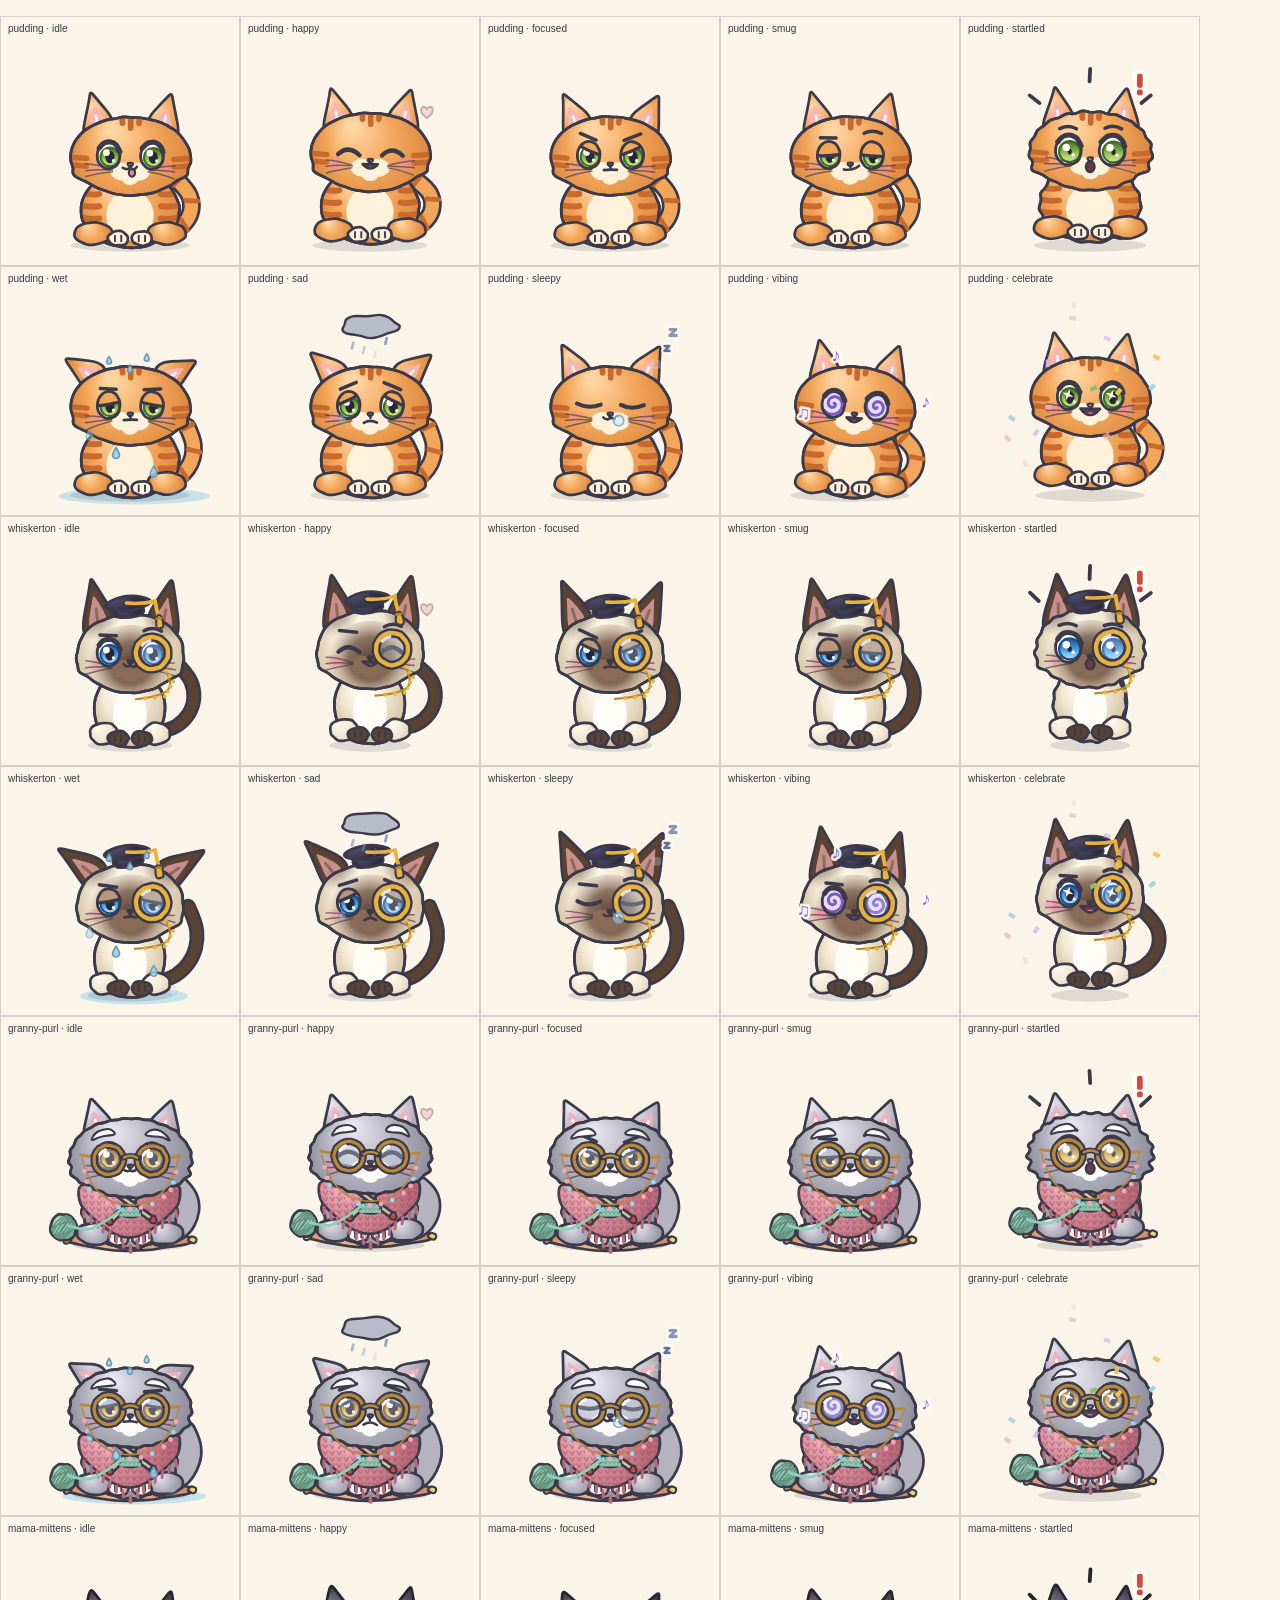
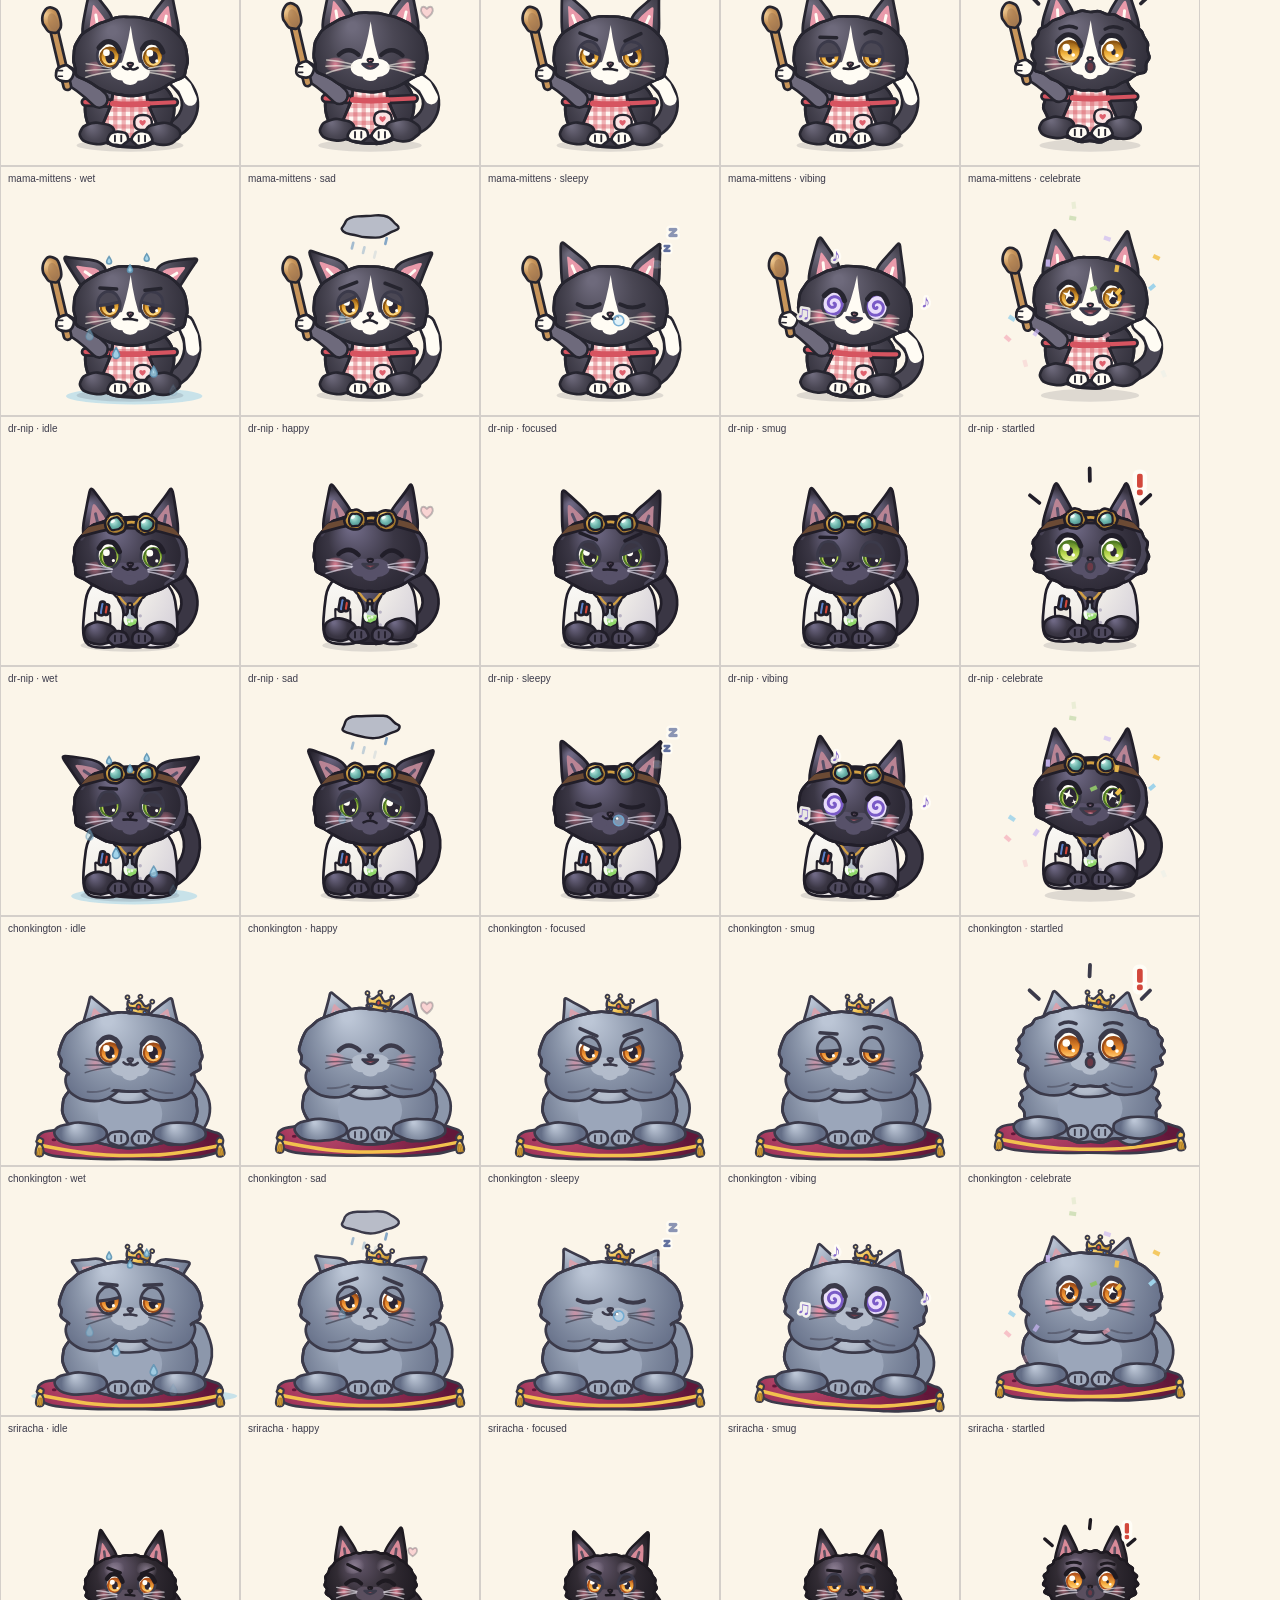
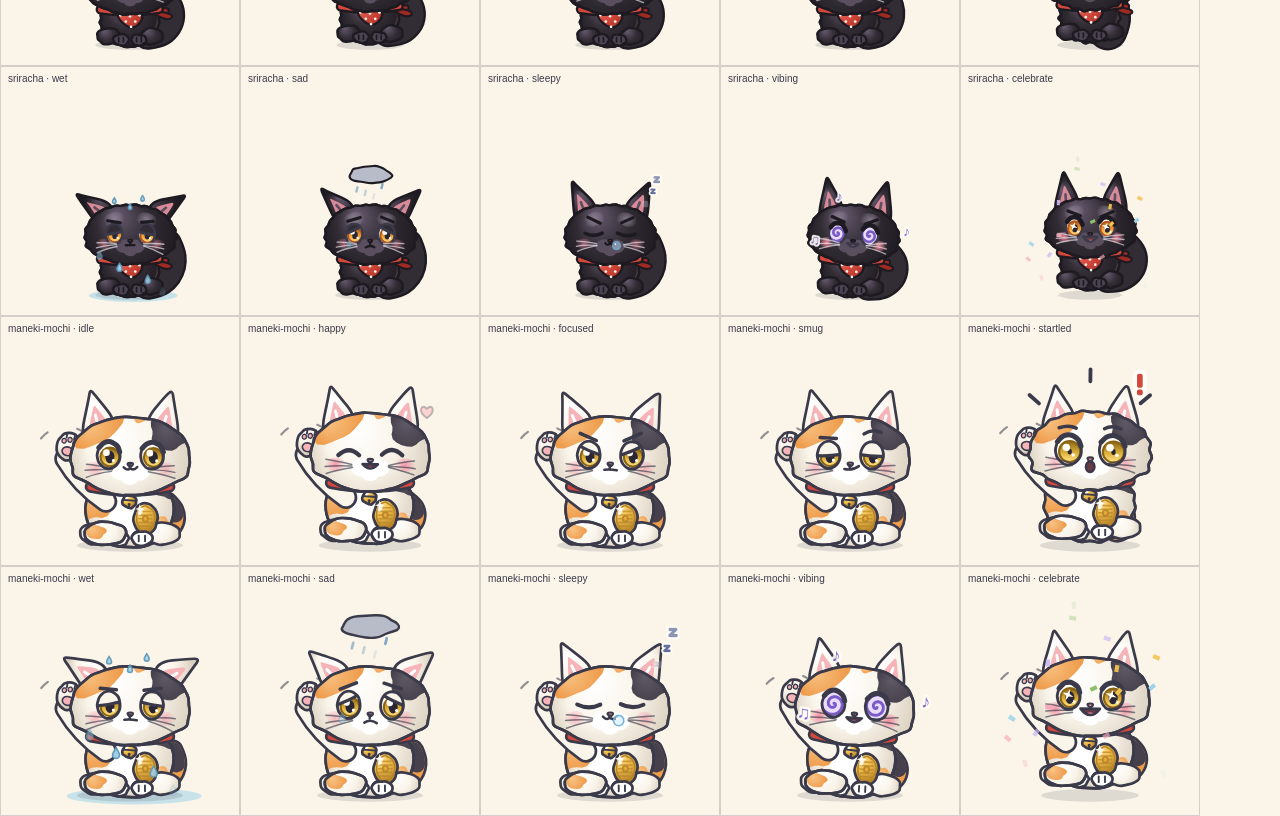
<file: catastrophe/dev/sheet.html>
<!doctype html>
<html lang="en">
  <head>
    <meta charset="utf-8" />
    <meta name="robots" content="noindex" />
    <title>Catastrophe! · Dev sheet</title>
    <!-- importmap:start (node tools/stamp.mjs) -->
    <script type="importmap">
      {
        "imports": {
          "../js/anim/rig.js": "../js/anim/rig.js?v=c1ebe404",
          "../js/art/bosses/bathzilla.js": "../js/art/bosses/bathzilla.js?v=0167a7e1",
          "../js/art/bosses/cucumberto.js": "../js/art/bosses/cucumberto.js?v=8d6c4e54",
          "../js/art/bosses/great-bowl.js": "../js/art/bosses/great-bowl.js?v=c6d09cd1",
          "../js/art/bosses/sucktator.js": "../js/art/bosses/sucktator.js?v=f96ed338",
          "../js/art/brush.js": "../js/art/brush.js?v=371c1329",
          "../js/art/cats/beans.js": "../js/art/cats/beans.js?v=efb02b81",
          "../js/art/cats/biscuit.js": "../js/art/cats/biscuit.js?v=f7026a58",
          "../js/art/cats/catrig.js": "../js/art/cats/catrig.js?v=2070b1ec",
          "../js/art/cats/chonkington.js": "../js/art/cats/chonkington.js?v=05119026",
          "../js/art/cats/dr-nip.js": "../js/art/cats/dr-nip.js?v=3187410d",
          "../js/art/cats/granny-purl.js": "../js/art/cats/granny-purl.js?v=9f036f55",
          "../js/art/cats/mama-mittens.js": "../js/art/cats/mama-mittens.js?v=c2ce5095",
          "../js/art/cats/maneki-mochi.js": "../js/art/cats/maneki-mochi.js?v=7d89e584",
          "../js/art/cats/noodle.js": "../js/art/cats/noodle.js?v=4a6442cc",
          "../js/art/cats/pudding.js": "../js/art/cats/pudding.js?v=e57e16fd",
          "../js/art/cats/sriracha.js": "../js/art/cats/sriracha.js?v=16d6d354",
          "../js/art/cats/tofu.js": "../js/art/cats/tofu.js?v=7614a392",
          "../js/art/cats/whiskerton.js": "../js/art/cats/whiskerton.js?v=1f175f9b",
          "../js/art/costumes.js": "../js/art/costumes.js?v=bb918ef7",
          "../js/art/enemies/carrier.js": "../js/art/enemies/carrier.js?v=3dc3376b",
          "../js/art/enemies/closed-door.js": "../js/art/enemies/closed-door.js?v=420d953c",
          "../js/art/enemies/cone-of-shame.js": "../js/art/enemies/cone-of-shame.js?v=a0cee76e",
          "../js/art/enemies/cucumber-cadet.js": "../js/art/enemies/cucumber-cadet.js?v=786db1a2",
          "../js/art/enemies/cucumber-ghost.js": "../js/art/enemies/cucumber-ghost.js?v=ac4e3d04",
          "../js/art/enemies/empty-bowl.js": "../js/art/enemies/empty-bowl.js?v=ab5794b5",
          "../js/art/enemies/enemyrig.js": "../js/art/enemies/enemyrig.js?v=c228464a",
          "../js/art/enemies/fancy-bed.js": "../js/art/enemies/fancy-bed.js?v=7890dc43",
          "../js/art/enemies/good-boy.js": "../js/art/enemies/good-boy.js?v=9d4fd395",
          "../js/art/enemies/hose-snek.js": "../js/art/enemies/hose-snek.js?v=d1cb00c9",
          "../js/art/enemies/lint-roller.js": "../js/art/enemies/lint-roller.js?v=704e9889",
          "../js/art/enemies/monday.js": "../js/art/enemies/monday.js?v=a59d9b59",
          "../js/art/enemies/overdue-bill.js": "../js/art/enemies/overdue-bill.js?v=67e6dea0",
          "../js/art/enemies/party-pooper.js": "../js/art/enemies/party-pooper.js?v=435f06eb",
          "../js/art/enemies/rubber-duckie.js": "../js/art/enemies/rubber-duckie.js?v=a2dd0972",
          "../js/art/enemies/sneaky-pickle.js": "../js/art/enemies/sneaky-pickle.js?v=37ee3583",
          "../js/art/enemies/snip-snap.js": "../js/art/enemies/snip-snap.js?v=46dcf02b",
          "../js/art/enemies/spritz.js": "../js/art/enemies/spritz.js?v=7b2681dd",
          "../js/art/enemies/thunderclap.js": "../js/art/enemies/thunderclap.js?v=8a1df710",
          "../js/art/enemies/tubby-mcsoak.js": "../js/art/enemies/tubby-mcsoak.js?v=33647f31",
          "../js/art/enemies/umbrella-uncles.js": "../js/art/enemies/umbrella-uncles.js?v=7bdf1651",
          "../js/art/enemies/vroomba.js": "../js/art/enemies/vroomba.js?v=16c8058f",
          "../js/art/fallbacks.js": "../js/art/fallbacks.js?v=505fdc4e",
          "../js/art/hats.js": "../js/art/hats.js?v=c36f38af",
          "../js/art/heroes/big-tom.js": "../js/art/heroes/big-tom.js?v=8d4663ea",
          "../js/art/heroes/nebula.js": "../js/art/heroes/nebula.js?v=44ee66b6",
          "../js/art/heroes/ronin-biscuit.js": "../js/art/heroes/ronin-biscuit.js?v=72baae58",
          "../js/art/palette.js": "../js/art/palette.js?v=6d514679",
          "../js/art/props.js": "../js/art/props.js?v=23ecbd77",
          "../js/art/registry.js": "../js/art/registry.js?v=4937a4e7",
          "../js/art/rooms/bathhouse.js": "../js/art/rooms/bathhouse.js?v=c38c1013",
          "../js/art/rooms/common.js": "../js/art/rooms/common.js?v=24ae5a71",
          "../js/art/rooms/countryside.js": "../js/art/rooms/countryside.js?v=93c54ead",
          "../js/art/rooms/house.js": "../js/art/rooms/house.js?v=a349cfe6",
          "../js/art/rooms/sky.js": "../js/art/rooms/sky.js?v=87c6a0f1",
          "../js/audio/meow.js": "../js/audio/meow.js?v=7948fdbf",
          "../js/audio/music.js": "../js/audio/music.js?v=e64a1ed3",
          "../js/audio/sfx.js": "../js/audio/sfx.js?v=d827a591",
          "../js/audio/songs.js": "../js/audio/songs.js?v=f87d4bb3",
          "../js/core/pwa.js": "../js/core/pwa.js?v=09e3d550",
          "../js/core/rng.js": "../js/core/rng.js?v=37cf8431",
          "../js/core/season.js": "../js/core/season.js?v=bb9e378d",
          "../js/core/spline.js": "../js/core/spline.js?v=f42ce0b0",
          "../js/data/achievements.js": "../js/data/achievements.js?v=bc01ad47",
          "../js/data/cats.js": "../js/data/cats.js?v=0ccd7ea1",
          "../js/data/enemies.js": "../js/data/enemies.js?v=d8f03d98",
          "../js/data/heroes.js": "../js/data/heroes.js?v=6069a8fc",
          "../js/data/ids.js": "../js/data/ids.js?v=938d5f7c",
          "../js/data/layout.js": "../js/data/layout.js?v=b7715d3c",
          "../js/data/levels.js": "../js/data/levels.js?v=51d97147",
          "../js/data/moods.js": "../js/data/moods.js?v=f57fe83a",
          "../js/data/quips.js": "../js/data/quips.js?v=9ac7dd97",
          "../js/data/waves.js": "../js/data/waves.js?v=2317b185",
          "../js/gallery/concepts.js": "../js/gallery/concepts.js?v=80db7c9a",
          "../js/gallery/feedback.js": "../js/gallery/feedback.js?v=46498dff",
          "../js/gallery/gallery.js": "../js/gallery/gallery.js?v=6a6927f9",
          "../js/game/fx.js": "../js/game/fx.js?v=f15c78a5",
          "../js/game/game.js": "../js/game/game.js?v=5a8cf2f7",
          "../js/game/icons.js": "../js/game/icons.js?v=077e2c99",
          "../js/game/renderer.js": "../js/game/renderer.js?v=bf523f0b",
          "../js/game/spooky.js": "../js/game/spooky.js?v=a23f6da3",
          "../js/hub.js": "../js/hub.js?v=3bedb40e",
          "../js/interactive/dom.js": "../js/interactive/dom.js?v=48287bdf",
          "../js/interactive/lore.js": "../js/interactive/lore.js?v=417eaf82",
          "../js/interactive/main.js": "../js/interactive/main.js?v=13d26737",
          "../js/interactive/rigs.js": "../js/interactive/rigs.js?v=8f6e6408",
          "../js/interactive/routes/achievements.js": "../js/interactive/routes/achievements.js?v=5e67eacf",
          "../js/interactive/routes/briefing.js": "../js/interactive/routes/briefing.js?v=4757ecae",
          "../js/interactive/routes/catalog.js": "../js/interactive/routes/catalog.js?v=a3f379d9",
          "../js/interactive/routes/credits.js": "../js/interactive/routes/credits.js?v=8621fd33",
          "../js/interactive/routes/hero.js": "../js/interactive/routes/hero.js?v=18d79039",
          "../js/interactive/routes/map.js": "../js/interactive/routes/map.js?v=54ca7ea5",
          "../js/interactive/routes/story.js": "../js/interactive/routes/story.js?v=4c185c4b",
          "../js/interactive/routes/wardrobe.js": "../js/interactive/routes/wardrobe.js?v=51acf696",
          "../js/interactive/stage.js": "../js/interactive/stage.js?v=44d8a734",
          "../js/interactive/store.js": "../js/interactive/store.js?v=ef363824",
          "../js/interactive/story/props.js": "../js/interactive/story/props.js?v=b7073d8f",
          "../js/interactive/story/script.js": "../js/interactive/story/script.js?v=fa328d3a",
          "../js/interactive/ui.js": "../js/interactive/ui.js?v=82822e8f",
          "../js/journey/chapters.js": "../js/journey/chapters.js?v=f25977a7",
          "../js/journey/kit.js": "../js/journey/kit.js?v=3f6d02ae",
          "../js/journey/main.js": "../js/journey/main.js?v=f708e9d2",
          "../js/sim/autobot.js": "../js/sim/autobot.js?v=15a3c64c",
          "../js/sim/extras.js": "../js/sim/extras.js?v=3c4979ba",
          "../js/sim/geometry.js": "../js/sim/geometry.js?v=1a0db068",
          "../js/sim/sim.js": "../js/sim/sim.js?v=72ed3f52",
          "../js/ui/bosskey.js": "../js/ui/bosskey.js?v=4d2d67c4",
          "../js/ui/coach.js": "../js/ui/coach.js?v=ac1e194d",
          "../js/ui/debug.js": "../js/ui/debug.js?v=5d2e836a",
          "../js/ui/hud.js": "../js/ui/hud.js?v=053e11b9",
          "../js/ui/main.js": "../js/ui/main.js?v=740485ba",
          "../js/ui/save.js": "../js/ui/save.js?v=7af6a914",
          "../js/ui/screens.js": "../js/ui/screens.js?v=8fe744c3",
          "../js/ui/settings.js": "../js/ui/settings.js?v=c98411a8",
          "../js/ui/stats.js": "../js/ui/stats.js?v=bc2de487"
        }
      }
    </script>
    <!-- importmap:end -->
    <link href="https://fonts.googleapis.com/css2?family=Fredoka:wght@600;700&display=swap" rel="stylesheet" />
    <style>
      body { margin: 0; background: #fbf5e9; font: 600 13px Fredoka, sans-serif; color: #3b3a4a; }
      canvas { display: block; }
      #err { color: #b00; white-space: pre-wrap; padding: 8px; }
    </style>
  </head>
  <body>
    <div id="err"></div>
    <canvas id="c"></canvas>
    <script type="module">
      // Usage:
      //   sheet.html?kind=cat&ids=pudding,sriracha&view=expr     (cats/kittens/heroes: view=expr|tiers)
      //   sheet.html?kind=cat&view=tiers&hat=top-hat             (everyone wearing a Wardrobe hat)
      //   sheet.html?kind=kitten&costume=auto                    (Halloween costumes: auto = each one's own, or witch|pumpkin|bat|devil|ghost)
      //   sheet.html?kind=enemy&ids=vroomba,monday               (walk / idle / hit / defeat)
      //   sheet.html?kind=boss&ids=bathzilla                     (adds one cell per phase)
      //   sheet.html?kind=room&ids=countryside                   (all 3 layouts)
      window.addEventListener('error', (e) => (document.getElementById('err').textContent += e.message + '\n'));
      window.addEventListener('unhandledrejection', (e) => (document.getElementById('err').textContent += String(e.reason) + '\n'));
      const { CatRig, EXPRESSIONS } = await import('../js/art/cats/catrig.js');
      const { EnemyRig } = await import('../js/art/enemies/enemyrig.js');
      const R = await import('../js/art/registry.js');
      const { drawRoom, STAGE_W, STAGE_H } = await import('../js/art/rooms/common.js');
      const { Pen } = await import('../js/art/brush.js');

      const q = new URLSearchParams(location.search);
      const kind = q.get('kind') ?? 'cat';
      const view = q.get('view') ?? 'expr';
      const table = { cat: R.CAT_ART, kitten: R.KITTEN_ART, hero: R.HERO_ART, enemy: R.ENEMY_ART, boss: R.BOSS_ART, room: R.ROOM_ART }[kind];
      const ids = (q.get('ids') ?? Object.keys(table).join(',')).split(',').filter((id) => table[id]);
      const hat = R.HATS[q.get('hat') ?? ''];
      // &costume=<id> (witch|pumpkin|bat|devil|ghost) puts that Halloween costume on everyone; &costume=auto = each character's own.
      const costumeId = q.get('costume');
      const C = costumeId ? await import('../js/art/costumes.js') : null;
      const costumeOf = (id) => (!C ? null : costumeId === 'auto' ? C.costumeFor(id) : C.COSTUMES[costumeId] ? [{ layer: 'head', hat: true, draw: C.COSTUMES[costumeId].draw }] : null);

      const cells = [];
      let seed = 3;
      for (const id of ids) {
        if (kind === 'cat' || kind === 'kitten' || kind === 'hero') {
          const art = table[id];
          const list = view === 'tiers' ? art.tiers.map((t) => ({ label: `${id} ${t.label}`, expr: 'idle', tier: t.id })) : EXPRESSIONS.map((e) => ({ label: `${id} · ${e}`, expr: e, tier: 'T1' }));
          for (const it of list) {
            const rig = new CatRig(art.spec, seed++);
            rig.tier = it.tier;
            if (hat) rig.extra = [{ layer: 'head', hat: true, draw: hat.draw }];
            const cos = costumeOf(id);
            if (cos) rig.extra = cos;
            rig.setExpression(it.expr);
            const k = art.spec.scale ?? 1;
            cells.push({ label: it.label, w: 240, h: 250, update: (dt) => rig.update(dt, { x: 0.4, y: 0.1 }), draw: (ctx) => { ctx.translate(130, 228); const s = 0.7 * k; ctx.scale(s, s); rig.draw(ctx, s); } });
          }
        } else if (kind === 'enemy' || kind === 'boss') {
          const spec = table[id].spec;
          const H = spec.height ?? 180;
          const big = kind === 'boss';
          const cw = big ? 420 : 240, ch = big ? 420 : 250;
          const s = Math.min((ch - 70) / H, (cw - 30) / (spec.width ?? H * 0.8));
          const modes = ['walk', 'idle', 'hit', 'death'];
          if (big) for (let p = 0; p < (spec.phases?.length ?? 0); p++) modes.push('phase' + p);
          for (const mode of modes) {
            const rig = new EnemyRig(spec, seed++);
            let timer = 0;
            const reset = () => {
              rig.st.mode = 'walk'; rig.st.deathT = 0; rig.st.hit = 0;
              if (mode === 'idle') rig.setMode('idle');
              if (mode.startsWith('phase')) rig.st.phase = Number(mode.slice(5));
            };
            reset();
            cells.push({
              label: `${id} · ${mode.startsWith('phase') ? spec.phases[Number(mode.slice(5))] : mode}`,
              w: cw, h: ch,
              update: (dt) => {
                timer += dt;
                if (mode === 'hit' && timer > 1) { timer = 0; rig.hit(); }
                if (mode === 'death' && timer > 0.6 && rig.st.mode === 'walk') rig.die();
                if (mode === 'death' && timer > 3.2) { timer = 0; reset(); }
                rig.update(dt, { x: 0.5, y: 0.1 });
              },
              draw: (ctx) => { ctx.translate(cw / 2, ch - 22); ctx.scale(s, s); rig.draw(ctx, s); },
            });
          }
        } else if (kind === 'room') {
          const room = table[id].room;
          const pen = new Pen(null);
          let t = 0;
          for (const layout of room.layouts) {
            const W = 640, Hh = 360;
            cells.push({
              label: `${id} · ${layout.id} ${layout.name}`,
              w: W, h: Hh + 24,
              update: (dt) => (t += dt),
              draw: (ctx) => {
                ctx.translate(0, 24);
                ctx.beginPath(); ctx.rect(0, 0, W, Hh); ctx.clip();
                ctx.scale(W / STAGE_W, Hh / STAGE_H);
                pen.ctx = ctx;
                drawRoom(ctx, pen, room, layout, t, { light: Number(q.get('light') ?? 0.2), lw: 4 });
              },
            });
          }
        }
      }

      const cols = Number(q.get('cols') ?? (kind === 'room' ? 3 : kind === 'boss' ? 4 : 5));
      const cw = Math.max(...cells.map((c) => c.w)), ch = Math.max(...cells.map((c) => c.h));
      const c = document.getElementById('c');
      const dpr = Math.min(2, devicePixelRatio || 1);
      const rows = Math.ceil(cells.length / cols);
      c.style.width = cols * cw + 'px';
      c.style.height = rows * ch + 'px';
      c.width = cols * cw * dpr;
      c.height = rows * ch * dpr;
      const ctx = c.getContext('2d');
      let last = performance.now();
      function frame(now) {
        const dt = Math.min(0.05, (now - last) / 1000);
        last = now;
        ctx.setTransform(dpr, 0, 0, dpr, 0, 0);
        ctx.fillStyle = '#fbf5e9';
        ctx.fillRect(0, 0, c.width, c.height);
        cells.forEach((cell, i) => {
          cell.update(dt);
          const x = (i % cols) * cw, y = Math.floor(i / cols) * ch;
          ctx.save();
          ctx.translate(x, y);
          ctx.strokeStyle = 'rgba(59,58,74,.2)';
          ctx.strokeRect(0.5, 0.5, cw - 1, ch - 1);
          ctx.fillStyle = '#3b3a4a';
          ctx.fillText(cell.label, 8, 16);
          cell.draw(ctx);
          ctx.restore();
        });
        requestAnimationFrame(frame);
      }
      requestAnimationFrame(frame);
    </script>
  </body>
</html>
</file>
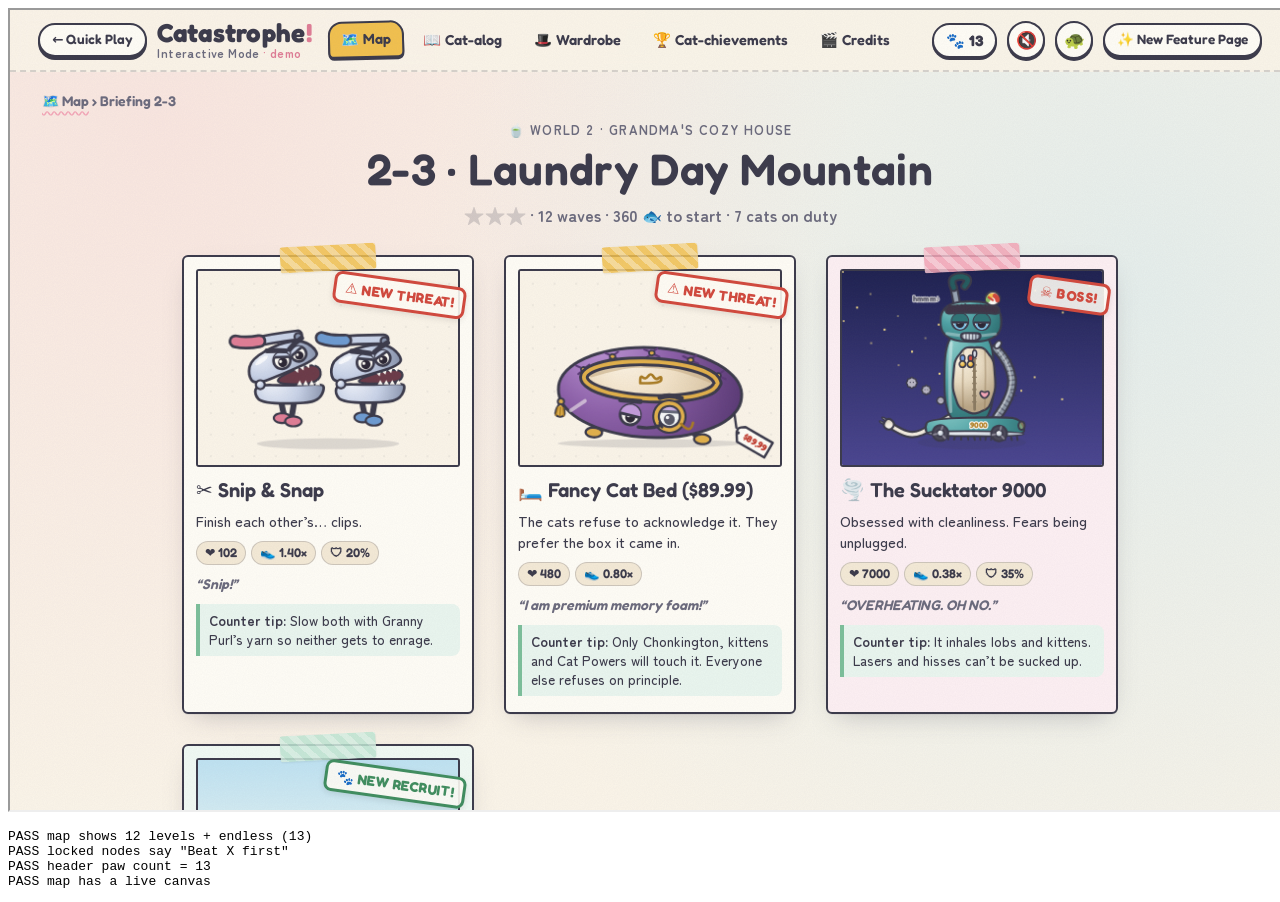
<file: catastrophe/js/interactive/tools/functest.html>
﻿<!doctype html>
<meta charset="utf-8" />
<iframe id="f" style="width: 1280px; height: 800px"></iframe>
<pre id="log"></pre>
<script type="module">
  // Drives interactive.html (demo mode, in-memory progress) and logs PASS/FAIL lines.
  const log = (s) => (document.getElementById('log').textContent += s + '\n');
  const f = /** @type {HTMLIFrameElement} */ (document.getElementById('f'));
  const sleep = (ms) => new Promise((r) => setTimeout(r, ms));
  const ok = (name, cond, extra = '') => log(`${cond ? 'PASS' : 'FAIL'} ${name}${extra ? ` (${extra})` : ''}`);
  const W = () => f.contentWindow;
  const D = () => f.contentDocument;
  async function until(fn, ms = 4000) {
    const t0 = performance.now();
    while (performance.now() - t0 < ms) {
      try {
        const v = fn();
        if (v) return v;
      } catch {}
      await sleep(50);
    }
    return null;
  }
  async function go(hash) {
    const prev = D().getElementById('outlet').firstElementChild;
    const t0 = performance.now();
    W().location.hash = hash;
    await until(() => D().getElementById('outlet').firstElementChild !== prev, 15000);
    await sleep(200);
    log(`  (${hash} rendered in ${Math.round(performance.now() - t0)}ms)`);
  }
  try {
    f.src = `../../../interactive.html?demo=1&debug=1${new URLSearchParams(location.search).has('anim') ? '' : '&still=1'}#/map`;
    await until(() => D()?.querySelector('.map-node'), 8000);
    const nodes = D().querySelectorAll('.map-node');
    ok('map shows 12 levels + endless', nodes.length === 13, `${nodes.length}`);
    ok('locked nodes say "Beat X first"', D().querySelector('.map-node.locked .node-lock')?.textContent === 'Beat 2-3 first');
    ok('header paw count = 13', D().getElementById('paw-count').textContent === '13');
    ok('map has a live canvas', !!D().querySelector('.map-canvas'));

    await go('#/briefing/2-3');
    await until(() => D().querySelector('.polaroid'));
    ok('briefing has threat + boss + recruit cards', D().querySelectorAll('.polaroid').length === 4, `${D().querySelectorAll('.polaroid').length}`);
    ok('briefing continue â†’ hero', D().querySelector('a[href="#/hero/2-3"]') != null);

    await go('#/hero/2-3');
    await until(() => D().querySelector('.hero-card'));
    ok('3 hero cards', D().querySelectorAll('.hero-card').length === 3);
    const iron = [...D().querySelectorAll('.challenge')].find((b) => b.textContent.includes('Iron'));
    iron.click();
    await sleep(150);
    const goBtn = D().querySelector('.go-btn');
    ok('locked challenge (0 stars) is not selectable', !goBtn.href.includes('challenge='), goBtn.getAttribute('href'));
    ok('locked challenge shows a toast', D().querySelectorAll('.toast-note').length > 0);

    await go('#/hero/2-2');
    await until(() => D().querySelector('.hero-card') && D().querySelector('.go-btn')?.href.includes('/play/2-2'));
    [...D().querySelectorAll('.hero-card .pick')][1].click();
    [...D().querySelectorAll('.challenge')].find((b) => b.textContent.includes('Nap Time')).click();
    await sleep(100);
    const href = D().querySelector('.go-btn').getAttribute('href');
    ok('Letâ€™s go URL', href === './play.html?mode=interactive&hero=nebula&challenge=nap#/play/2-2', href);
    ok('last hero remembered', W().localStorage.getItem('cata:lastHero') === 'nebula');
    [...D().querySelectorAll('.challenge')][0].click();
    await sleep(50);
    ok('Normal omits challenge', !D().querySelector('.go-btn').getAttribute('href').includes('challenge'));

    await go('#/wardrobe/pudding');
    await until(() => D().querySelector('.hat-card'));
    const cards = [...D().querySelectorAll('.hat-card')];
    ok('wardrobe lists every hat', cards.length > 1, `${cards.length}`);
    const buyBtns = () => [...D().querySelectorAll('.hat-card .btn.primary')].filter((b) => b.textContent.startsWith('Buy'));
    const cost = (b) => Number(b.textContent.replace(/\D+/g, ''));
    const cheap = buyBtns().sort((a, b) => cost(a) - cost(b))[0];
    const before = Number(D().getElementById('paw-count').textContent);
    const c1 = cost(cheap);
    cheap.click();
    await sleep(200);
    const after = Number(D().getElementById('paw-count').textContent);
    ok('buying spends paw prints', after === before - c1, `${before} â†’ ${after}`);
    ok('bought hat is worn', !!D().querySelector('.hat-card.on'));
    let guard = 0;
    while (guard++ < 12) {
      const left = Number(D().getElementById('paw-count').textContent);
      const btns = buyBtns();
      if (!btns.length) break;
      const pricey = btns.sort((a, b) => cost(b) - cost(a))[0];
      if (cost(pricey) > left) {
        const toastsBefore = D().querySelectorAll('.toast-note').length;
        pricey.click();
        await sleep(150);
        const t = [...D().querySelectorAll('.toast-note')].pop()?.textContent ?? '';
        ok('not enough paw prints â†’ cute message', /short|more|to go|budget/i.test(t) && D().querySelectorAll('.toast-note').length >= toastsBefore, t);
        ok('paw prints unchanged when poor', Number(D().getElementById('paw-count').textContent) === left);
        break;
      }
      pricey.click();
      await sleep(150);
    }
    const take = [...D().querySelectorAll('.hat-card .btn')].find((b) => b.textContent === 'Take off');
    take?.click();
    await sleep(100);
    ok('unequip works', !D().querySelector('.hat-card.on'));

    await go('#/achievements');
    await until(() => D().querySelector('.badge'));
    ok('30 achievements', D().querySelectorAll('.badge').length === 30);
    ok('Fashion Week unlocked after 3 hats', D().querySelectorAll('.badge.unlocked').length >= 9, `${D().querySelectorAll('.badge.unlocked').length} unlocked`);

    await go('#/catalog');
    await until(() => D().querySelector('.catalog-card'));
    ok('catalog cats tab = 8', D().querySelectorAll('.catalog-card').length === 8);
    D().querySelector('[data-tab="enemies"]').click();
    await sleep(100);
    ok('catalog enemies tab = 20', D().querySelectorAll('.catalog-card').length === 20);
    await go('#/catalog/good-boy');
    await until(() => D().querySelector('.detail-canvas'));
    ok('detail marks seen', W().document.title.includes('Good Boy'));

    await go('#/story/prologue');
    await until(() => D().querySelector('.story-count'));
    const cnt = () => D().querySelector('.story-count').textContent;
    D().body.focus();
    for (let i = 0; i < 4 && !cnt().startsWith('2'); i++) {
      D().dispatchEvent(new KeyboardEvent('keydown', { key: 'ArrowRight', bubbles: true }));
      await sleep(120);
    }
    ok('ArrowRight finishes typing, then advances', cnt().startsWith('2'), cnt());
    ok('header hidden in story', getComputedStyle(D().getElementById('ix-top')).display === 'none');
    D().dispatchEvent(new KeyboardEvent('keydown', { key: 'Escape', bubbles: true }));
    await until(() => W().location.hash === '#/map');
    ok('Esc skips to map', W().location.hash === '#/map', W().location.hash);
    ok('demo never touched the save', W().localStorage.getItem('cata:save:v1') === null || !JSON.parse(W().localStorage.getItem('cata:save:v1')).hats.owned.length);
    ok('no runtime errors', !D().querySelector('.debug-overlay pre'), [...D().querySelectorAll('.debug-overlay pre')].map((p) => p.textContent).join(' | ').slice(0, 600));

    W().dispatchEvent(new (W().CustomEvent)('cata:achievement', { detail: ['reply-all'] }));
    await sleep(100);
    ok('achievement event → toast', [...D().querySelectorAll('.toast-note')].some((t) => t.textContent.includes('Reply All')));

    // Real (non-demo) first-visit flow in this throwaway browser profile.
    W().localStorage.removeItem('cata:save:v1');
    f.src = '../../../interactive.html?still=1&debug=1#/';
    await until(() => W().location.hash === '#/story/prologue' && D().querySelector('.story-count'), 8000);
    ok('first visit plays the prologue', W().location.hash === '#/story/prologue', W().location.hash);
    D().dispatchEvent(new KeyboardEvent('keydown', { key: 'Escape', bubbles: true }));
    await until(() => W().location.hash === '#/story/world-countryside' && D().querySelector('.story-count'), 8000);
    ok('then the World 1 intro', W().location.hash === '#/story/world-countryside', W().location.hash);
    D().dispatchEvent(new KeyboardEvent('keydown', { key: 'Escape', bubbles: true }));
    await until(() => W().location.hash === '#/map' && D().querySelector('.map-node'), 8000);
    ok('then the map', W().location.hash === '#/map', W().location.hash);
    const saved = JSON.parse(W().localStorage.getItem('cata:save:v1') ?? '{}');
    ok('seen flags saved', !!saved.seen?.['story:prologue'] && !!saved.seen?.['story:world-countryside']);
    ok('fresh map: only 1-1 open', D().querySelectorAll('.map-node:not(.locked)').length === 1);
    W().location.hash = '#/';
    await until(() => W().location.hash === '#/map', 4000);
    ok('#/ goes to map once the prologue is seen', W().location.hash === '#/map', W().location.hash);
    W().localStorage.removeItem('cata:save:v1');
    W().localStorage.removeItem('cata:lastHero');
    log('DONE');
  } catch (e) {
    log('ERR ' + e.stack);
  }
</script>
</file>
<file: catastrophe/css/tokens.css>
/* Design tokens — original palette for CATASTROPHE! (paper, ink, washi tape). */
:root {
  --paper: #fbf5e9;
  --paper-2: #f4ead6;
  --ink: #3b3a4a;
  --ink-soft: #6b6a7c;
  --pink: #f4a6b7;
  --pink-deep: #e07d95;
  --gold: #f2c14e;
  --mint: #bfe6d3;
  --peach: #ffd3b5;
  --lilac: #d9ccf2;
  --sky: #bfe3f2;
  --approve: #7cbf7a;
  --change: #f29e4c;

  --font-display: 'Fredoka', 'Arial Rounded MT Bold', ui-rounded, system-ui, sans-serif;
  --font-body: 'Zen Maru Gothic', ui-rounded, 'Segoe UI', system-ui, sans-serif;

  --r-sm: 10px;
  --r-md: 18px;
  --r-lg: 28px;
  --shadow: 0 1px 0 rgba(59, 58, 74, 0.06), 0 10px 26px -12px rgba(59, 58, 74, 0.35);
  --spring: cubic-bezier(0.34, 1.56, 0.64, 1);
}

*,
*::before,
*::after {
  box-sizing: border-box;
}

html {
  color-scheme: light;
}

body {
  margin: 0;
  background:
    radial-gradient(circle at 12% 8%, rgba(244, 166, 183, 0.18), transparent 40%),
    radial-gradient(circle at 88% 20%, rgba(191, 227, 242, 0.35), transparent 45%),
    var(--paper);
  color: var(--ink);
  font: 500 16px/1.55 var(--font-body);
  min-height: 100vh;
}

/* Paper grain overlay */
body::before {
  content: '';
  position: fixed;
  inset: 0;
  pointer-events: none;
  z-index: 100;
  opacity: 0.07;
  background-image: url("data:image/svg+xml,%3Csvg xmlns='http://www.w3.org/2000/svg' width='160' height='160'%3E%3Cfilter id='n'%3E%3CfeTurbulence type='fractalNoise' baseFrequency='.9' numOctaves='2' stitchTiles='stitch'/%3E%3CfeColorMatrix values='0 0 0 0 .23 0 0 0 0 .22 0 0 0 0 .29 0 0 0 .9 0'/%3E%3C/filter%3E%3Crect width='100%25' height='100%25' filter='url(%23n)'/%3E%3C/svg%3E");
}

h1,
h2,
h3,
h4 {
  font-family: var(--font-display);
  font-weight: 600;
  line-height: 1.15;
  margin: 0;
}

a {
  color: inherit;
}

:focus-visible {
  outline: 3px dashed var(--pink-deep);
  outline-offset: 3px;
}

.btn,
.chip,
.fb-btn {
  font: 600 15px/1 var(--font-display);
  color: var(--ink);
  background: #fffdf6;
  border: 2px solid var(--ink);
  border-radius: 999px;
  padding: 10px 16px;
  cursor: pointer;
  transition:
    transform 0.25s var(--spring),
    background-color 0.2s,
    box-shadow 0.2s;
  box-shadow: 0 3px 0 var(--ink);
  text-decoration: none;
  display: inline-flex;
  align-items: center;
  gap: 6px;
}
.btn:hover,
.chip:hover,
.fb-btn:hover {
  transform: translateY(-2px) rotate(-1deg);
}
.btn:active,
.chip:active,
.fb-btn:active {
  transform: translateY(2px) scale(0.95);
  box-shadow: 0 1px 0 var(--ink);
}
.btn.primary {
  background: var(--pink);
}
.btn.big {
  font-size: 20px;
  padding: 16px 26px;
}

.tape {
  position: absolute;
  top: -12px;
  left: 50%;
  width: 96px;
  height: 26px;
  transform: translateX(-50%) rotate(-3deg);
  background: repeating-linear-gradient(45deg, rgba(255, 255, 255, 0.35) 0 6px, transparent 6px 12px), var(--mint);
  opacity: 0.85;
  border-radius: 3px;
  box-shadow: 0 1px 2px rgba(0, 0, 0, 0.08);
}

@media (prefers-reduced-motion: reduce) {
  * {
    transition: none !important;
    animation: none !important;
  }
}
</file>
<file: catastrophe/css/hub.css>
/* Hub page: a full-window living scene with a title and wooden signposts on top. */
html,
body {
  height: 100%;
  overflow: hidden;
}
body {
  background: #9ccb73;
}
body::before {
  display: none;
}
#hub-scene {
  position: fixed;
  inset: 0;
  width: 100%;
  height: 100%;
  display: block;
  touch-action: manipulation;
}
.katnip-link {
  position: fixed;
  top: max(16px, env(safe-area-inset-top));
  right: max(18px, env(safe-area-inset-right));
  z-index: 10;
  font-size: 18px;
  padding: 10px 18px;
}
.hub {
  position: fixed;
  inset: 0;
  display: flex;
  flex-direction: column;
  justify-content: space-between;
  align-items: center;
  padding: max(14px, env(safe-area-inset-top)) 16px max(16px, env(safe-area-inset-bottom));
  pointer-events: none;
  text-align: center;
}
.hub > * {
  pointer-events: auto;
}
.hub-title {
  pointer-events: none;
}
.hub h1 {
  margin: 0;
  font: 700 clamp(44px, 8.5vw, 104px) / 1 var(--font-display);
  color: var(--ink);
  text-shadow:
    0 0 2px #fffdf6,
    0 4px 0 #fffdf6,
    3px 0 0 #fffdf6,
    -3px 0 0 #fffdf6,
    0 -3px 0 #fffdf6,
    0 10px 24px rgba(0, 0, 0, 0.25);
  letter-spacing: 0.01em;
}
.hub h1 .bang {
  color: var(--pink-deep);
  display: inline-block;
  transform: rotate(8deg);
}
.hub .subtitle {
  margin: 6px auto 0;
  display: inline-block;
  font: 600 clamp(15px, 2.2vw, 22px) / 1.2 var(--font-display);
  color: var(--ink);
  background: rgba(255, 250, 236, 0.85);
  border-radius: 999px;
  padding: 4px 16px;
}
.hub .season {
  margin: 10px auto 0;
  font: 600 clamp(13px, 1.7vw, 17px) var(--font-display);
  color: #fff4e0;
  background: rgba(40, 24, 70, 0.75);
  border-radius: 999px;
  padding: 4px 14px;
  display: inline-block;
}
.hub .season[hidden],
.sign[hidden] {
  display: none !important;
}

/* Wooden signposts. */
.signposts {
  display: flex;
  flex-wrap: wrap;
  justify-content: center;
  align-items: flex-end;
  gap: 8px 12px;
  max-width: min(1240px, 96vw);
  margin-bottom: 4px;
}
.sign {
  position: relative;
  display: flex;
  flex-direction: column;
  align-items: center;
  gap: 1px;
  min-width: 0;
  padding: 9px 14px 8px;
  margin-bottom: 22px;
  text-decoration: none;
  color: #fff8ea;
  background:
    repeating-linear-gradient(90deg, rgba(255, 255, 255, 0.05) 0 3px, transparent 3px 9px),
    linear-gradient(180deg, #c89462, #a57347);
  border: 3px solid var(--ink);
  border-radius: 10px 14px 9px 13px;
  box-shadow:
    inset 0 2px 0 rgba(255, 255, 255, 0.25),
    0 5px 0 var(--ink);
  transform: rotate(-1.5deg);
  transition:
    transform 0.2s var(--spring),
    filter 0.2s;
}
.sign:nth-child(even) {
  transform: rotate(1.4deg);
}
.sign::after {
  content: '';
  position: absolute;
  left: 50%;
  bottom: -26px;
  width: 12px;
  height: 24px;
  margin-left: -6px;
  background: #8a5c37;
  border: 3px solid var(--ink);
  border-top: none;
  border-radius: 0 0 4px 4px;
  z-index: -1;
}
.sign b {
  font: 700 clamp(15px, 1.6vw, 21px) / 1.1 var(--font-display);
  white-space: nowrap;
  text-shadow: 0 2px 0 rgba(59, 58, 74, 0.55);
}
.sign small {
  font: 600 12px / 1.2 var(--font-display);
  color: #ffe9c8;
  opacity: 0.95;
}
.sign:hover,
.sign:focus-visible {
  transform: rotate(0deg) translateY(-4px) scale(1.04);
  filter: brightness(1.08);
}
.sign.main {
  background:
    repeating-linear-gradient(90deg, rgba(255, 255, 255, 0.06) 0 3px, transparent 3px 9px),
    linear-gradient(180deg, #f5a8b8, #dd7c93);
  padding-inline: 22px;
}
.sign.main b {
  font-size: clamp(19px, 2.1vw, 26px);
}
.spooky .sign.spooky-sign {
  background:
    repeating-linear-gradient(90deg, rgba(255, 255, 255, 0.05) 0 3px, transparent 3px 9px),
    linear-gradient(180deg, #f3913a, #c9611c);
}
.spooky .sign:not(.main):not(.spooky-sign) {
  background:
    repeating-linear-gradient(90deg, rgba(255, 255, 255, 0.04) 0 3px, transparent 3px 9px),
    linear-gradient(180deg, #7b5aa6, #54397e);
}

.hub .note {
  position: absolute;
  width: 1px;
  height: 1px;
  overflow: hidden;
  clip: rect(0 0 0 0);
  white-space: nowrap;
}
#hub-sound {
  position: fixed;
  left: max(14px, env(safe-area-inset-left));
  top: max(16px, env(safe-area-inset-top));
  font-size: 14px;
  padding: 6px 12px;
  background: rgba(255, 250, 236, 0.9);
}

@media (max-width: 640px) {
  .signposts {
    gap: 6px 10px;
  }
  .sign {
    padding: 8px 12px 7px;
  }
  .sign small {
    display: none;
  }
  .katnip-link {
    font-size: 15px;
    padding: 8px 14px;
  }
}
@media (max-height: 520px) {
  .hub h1 {
    font-size: clamp(30px, 7vh, 52px);
  }
  .hub .subtitle,
  .hub .season {
    font-size: 13px;
    margin-top: 4px;
  }
  .sign {
    padding: 6px 11px 5px;
    margin-bottom: 16px;
  }
  .sign::after {
    bottom: -19px;
    height: 17px;
  }
  .sign small {
    display: none;
  }
  .sign b,
  .sign.main b {
    font-size: 15px;
  }
}
@media (prefers-reduced-motion: reduce) {
  .sign {
    transition: none;
  }
}
</file>
<file: catastrophe/css/gallery.css>
/* Design gallery + hub page layout. */
.top {
  position: sticky;
  top: 0;
  z-index: 50;
  display: flex;
  flex-wrap: wrap;
  align-items: center;
  gap: 12px 20px;
  padding: 12px clamp(14px, 3vw, 32px);
  background: color-mix(in srgb, var(--paper) 88%, transparent);
  backdrop-filter: blur(8px);
  border-bottom: 2px dashed rgba(59, 58, 74, 0.18);
}
.logo {
  font-size: clamp(22px, 3vw, 30px);
  letter-spacing: 0.5px;
}
.logo .bang {
  color: var(--pink-deep);
}
.logo small {
  display: block;
  font: 600 13px/1.2 var(--font-body);
  color: var(--ink-soft);
  letter-spacing: 0;
}
.tabs {
  display: flex;
  gap: 8px;
  margin-left: auto;
  flex-wrap: wrap;
}
.tab {
  font: 600 15px/1 var(--font-display);
  border: 2px solid var(--ink);
  background: #fffdf6;
  color: var(--ink);
  border-radius: 14px 14px 6px 6px;
  padding: 10px 14px;
  cursor: pointer;
  transition: transform 0.25s var(--spring);
}
.tab[aria-selected='true'] {
  background: var(--gold);
  transform: translateY(-2px) rotate(-1.5deg);
}

main {
  padding: 28px clamp(14px, 3vw, 32px) 120px;
  max-width: 1320px;
  margin: 0 auto;
}

.intro {
  max-width: 860px;
  margin: 0 auto 26px;
  text-align: center;
  color: var(--ink-soft);
}

.card {
  position: relative;
  background: #fffdf6;
  border: 2px solid var(--ink);
  border-radius: var(--r-md);
  padding: 22px 20px 18px;
  box-shadow: var(--shadow);
}
.card h3 small,
.card h2 small {
  font-family: var(--font-body);
  font-weight: 700;
  color: var(--ink-soft);
  font-size: 0.7em;
}

.lead {
  display: grid;
  gap: 26px;
  margin-bottom: 44px;
}
.card.style {
  background: linear-gradient(135deg, #fffdf6, #fdf0f3);
}
.card.style .tape {
  background: repeating-linear-gradient(45deg, rgba(255, 255, 255, 0.35) 0 6px, transparent 6px 12px), var(--pink);
}

.hero-grid {
  display: grid;
  grid-template-columns: minmax(0, 1.25fr) minmax(0, 1fr);
  gap: 26px;
}
@media (max-width: 900px) {
  .hero-grid {
    grid-template-columns: 1fr;
  }
}
.stage-big {
  width: 100%;
  aspect-ratio: 4 / 3;
  display: block;
  border-radius: var(--r-md);
  border: 2px solid var(--ink);
  cursor: pointer;
  touch-action: manipulation;
}
.hint {
  margin: 8px 0 14px;
  font-size: 14px;
  color: var(--ink-soft);
  text-align: center;
}
.sizes {
  display: flex;
  gap: 18px;
  justify-content: center;
  align-items: flex-end;
  flex-wrap: wrap;
}
.sizes figure {
  margin: 0;
  text-align: center;
  font-size: 13px;
  color: var(--ink-soft);
}
.stage-small {
  width: 96px;
  height: 96px;
  display: block;
  border-radius: 14px;
  border: 2px solid var(--ink);
}
.stage-mid {
  width: 170px;
  height: 170px;
  display: block;
  border-radius: 18px;
  border: 2px solid var(--ink);
}

.kicker {
  margin: 0 0 4px;
  font: 700 12px/1 var(--font-display);
  text-transform: uppercase;
  letter-spacing: 1.5px;
  color: var(--pink-deep);
}
.hero-info h2 {
  font-size: clamp(28px, 3.4vw, 40px);
}
.hero-info h4 {
  margin: 16px 0 8px;
  font-size: 15px;
}
.role {
  margin: 4px 0 8px;
  font-weight: 700;
}
.bio,
.look {
  margin: 6px 0;
}
.quip {
  font-style: italic;
  color: var(--ink-soft);
  margin: 6px 0 10px;
}
.bubble {
  position: relative;
  display: inline-block;
  margin: 10px 0 12px;
  padding: 10px 14px;
  background: var(--sky);
  border: 2px solid var(--ink);
  border-radius: 18px 18px 18px 4px;
  font-family: var(--font-display);
}
.row {
  display: flex;
  flex-wrap: wrap;
  gap: 10px;
}
.chips {
  display: flex;
  flex-wrap: wrap;
  gap: 8px;
}
.chip {
  font-size: 13px;
  padding: 7px 11px;
  box-shadow: 0 2px 0 var(--ink);
}
.chip[aria-pressed='true'] {
  background: var(--gold);
}

.swatches {
  display: flex;
  gap: 6px;
  margin: 14px 0 4px;
}
.swatches span {
  width: 26px;
  height: 26px;
  border-radius: 50%;
  border: 2px solid var(--ink);
}

.section {
  margin-top: 40px;
}
.section-title {
  font-size: clamp(22px, 2.6vw, 30px);
}
.section-sub {
  color: var(--ink-soft);
  margin: 6px 0 18px;
}
.grid {
  display: grid;
  grid-template-columns: repeat(auto-fill, minmax(260px, 1fr));
  gap: 26px 20px;
}
.concept:nth-child(3n + 2) {
  transform: rotate(0.6deg);
}
.concept:nth-child(3n) {
  transform: rotate(-0.5deg);
}
.concept:nth-child(4n + 1) .tape {
  background: repeating-linear-gradient(45deg, rgba(255, 255, 255, 0.35) 0 6px, transparent 6px 12px), var(--peach);
}
.concept:nth-child(4n + 3) .tape {
  background: repeating-linear-gradient(45deg, rgba(255, 255, 255, 0.35) 0 6px, transparent 6px 12px), var(--lilac);
}
.sketch {
  display: grid;
  place-items: center;
  height: 120px;
  margin-bottom: 12px;
  border: 2px dashed rgba(59, 58, 74, 0.3);
  border-radius: 14px;
  background: var(--paper-2);
  position: relative;
}
.sketch-icon {
  font-size: 52px;
  filter: saturate(0.85);
}
.sketch-label {
  position: absolute;
  bottom: 6px;
  right: 10px;
  font: 600 11px/1 var(--font-display);
  color: var(--ink-soft);
  text-transform: uppercase;
  letter-spacing: 1px;
}
.concept h3 {
  font-size: 20px;
}

.fb {
  margin-top: 12px;
  padding-top: 12px;
  border-top: 2px dashed rgba(59, 58, 74, 0.18);
}
.fb-row {
  display: flex;
  gap: 8px;
  margin-bottom: 8px;
}
.fb-btn {
  font-size: 13px;
  padding: 7px 12px;
  box-shadow: 0 2px 0 var(--ink);
}
.fb-btn.approve[aria-pressed='true'] {
  background: var(--approve);
}
.fb-btn.change[aria-pressed='true'] {
  background: var(--change);
}
.fb-notes {
  width: 100%;
  resize: vertical;
  font: 500 14px/1.4 var(--font-body);
  color: var(--ink);
  padding: 8px 10px;
  border: 2px solid rgba(59, 58, 74, 0.35);
  border-radius: var(--r-sm);
  background: #fffef9;
}
.card[data-status],
.fb[data-status='approve'] .fb-notes {
  border-color: var(--approve);
}
.fb[data-status='change'] .fb-notes {
  border-color: var(--change);
}

.fbbar {
  position: fixed;
  left: 50%;
  bottom: 14px;
  transform: translateX(-50%);
  z-index: 60;
  display: flex;
  align-items: center;
  gap: 12px;
  flex-wrap: wrap;
  justify-content: center;
  padding: 10px 14px;
  background: #fffdf6;
  border: 2px solid var(--ink);
  border-radius: 999px;
  box-shadow: var(--shadow);
  max-width: calc(100% - 24px);
}
.fbbar .count {
  font: 600 14px/1 var(--font-display);
}
.linkish {
  background: none;
  border: none;
  color: var(--ink-soft);
  text-decoration: underline;
  cursor: pointer;
  font: inherit;
  font-size: 13px;
}

.toast {
  position: fixed;
  left: 50%;
  bottom: 86px;
  transform: translate(-50%, 20px) rotate(-1deg);
  background: #fff6b8;
  border: 2px solid var(--ink);
  padding: 10px 16px;
  border-radius: 6px;
  box-shadow: var(--shadow);
  font-family: var(--font-display);
  opacity: 0;
  pointer-events: none;
  transition:
    opacity 0.2s,
    transform 0.35s var(--spring);
  z-index: 70;
}
.toast.show {
  opacity: 1;
  transform: translate(-50%, 0) rotate(-1deg);
}

dialog {
  border: 2px solid var(--ink);
  border-radius: var(--r-md);
  padding: 18px;
  width: min(640px, 92vw);
  background: #fffdf6;
  color: var(--ink);
}
dialog::backdrop {
  background: rgba(59, 58, 74, 0.35);
}
dialog textarea {
  width: 100%;
  height: 300px;
  font: 13px/1.4 ui-monospace, Consolas, monospace;
}

/* Hub page */
.katnip-link {
  position: fixed;
  top: 20px;
  right: 24px;
  z-index: 110;
  font-size: 18px;
  padding: 12px 20px;
}
.hub {
  min-height: 100vh;
  display: grid;
  place-items: center;
  padding: 32px 16px;
  text-align: center;
}
.hub-card {
  max-width: 640px;
  padding: 34px 28px 30px;
}
.hub h1 {
  font-size: clamp(40px, 8vw, 72px);
  line-height: 1;
}
.hub h1 .bang {
  color: var(--pink-deep);
  display: inline-block;
  transform: rotate(8deg);
}
.hub .subtitle {
  font: 600 clamp(16px, 2.4vw, 22px) / 1.2 var(--font-display);
  color: var(--ink-soft);
  margin: 8px 0 18px;
}
.hub canvas {
  width: min(320px, 80vw);
  aspect-ratio: 1;
  display: block;
  margin: 0 auto 16px;
  border-radius: 50%;
  border: 2px solid var(--ink);
  cursor: pointer;
}
.hub .note {
  color: var(--ink-soft);
  font-size: 14px;
  margin-top: 16px;
}
@media (max-width: 480px) {
  .katnip-link {
    top: 12px;
    right: 12px;
    font-size: 16px;
    padding: 10px 16px;
  }
}

/* ---- registry-driven gallery (D1�D3) ---- */
.toolbar { display: flex; flex-wrap: wrap; align-items: center; gap: 10px 14px; margin: 0 0 8px; }
.toolbar h4 { margin: 0; }
.grid.wide { grid-template-columns: repeat(auto-fill, minmax(min(100%, 560px), 1fr)); }
.stack { display: grid; gap: 34px; }
.char-grid { display: grid; grid-template-columns: minmax(0, 1fr) minmax(0, 1fr); gap: 18px; }
@media (max-width: 700px) { .char-grid { grid-template-columns: 1fr; } }
.char-canvas { width: 100%; aspect-ratio: 1 / 1; display: block; border-radius: var(--r-md); border: 2px solid var(--ink); cursor: pointer; touch-action: manipulation; }
.card.enemy .char-canvas { aspect-ratio: 5 / 4; }
.char-stage .sizes { margin-top: 10px; justify-content: flex-start; }
.char-info h3 { font-size: 22px; }
.char-info h4 { margin: 12px 0 6px; font-size: 14px; }
.pending { position: absolute; top: 12px; right: 14px; z-index: 2; font: 600 12px/1 var(--font-display); background: #fff6b8; border: 2px solid var(--ink); border-radius: 999px; padding: 5px 9px; }
.room-canvas { width: 100%; aspect-ratio: 16 / 9; display: block; border-radius: var(--r-md); border: 2px solid var(--ink); }
.room-controls { display: grid; grid-template-columns: 2fr 2fr 1fr; gap: 14px; margin: 14px 0 6px; align-items: start; }
.room-controls h4 { margin: 0 0 6px; font-size: 14px; }
@media (max-width: 900px) { .room-controls { grid-template-columns: 1fr; } }
.light input { width: 100%; accent-color: var(--pink-deep); }
.room-info { display: grid; grid-template-columns: 1fr 1fr; gap: 0 22px; }
.room-info .fb { grid-column: 1 / -1; }
@media (max-width: 700px) { .room-info { grid-template-columns: 1fr; } }
</file>
<file: catastrophe/css/interactive.css>
/* Interactive Mode — scrapbook / paper / washi-tape look. Tokens come from tokens.css. */

/* ---------- shell ---------- */
body.ix {
  cursor: url("data:image/svg+xml,%3Csvg xmlns='http://www.w3.org/2000/svg' width='28' height='28' viewBox='0 0 28 28'%3E%3Cg fill='%23F4A6B7' stroke='%233B3A4A' stroke-width='1.6'%3E%3Cellipse cx='14' cy='18' rx='6.5' ry='5.5'/%3E%3Ccircle cx='6.5' cy='10.5' r='2.6'/%3E%3Ccircle cx='11' cy='6.5' r='2.6'/%3E%3Ccircle cx='17' cy='6.5' r='2.6'/%3E%3Ccircle cx='21.5' cy='10.5' r='2.6'/%3E%3C/g%3E%3C/svg%3E") 14 14, auto;
}
body.ix a,
body.ix button,
body.ix canvas,
body.ix [role='radio'] {
  cursor: url("data:image/svg+xml,%3Csvg xmlns='http://www.w3.org/2000/svg' width='28' height='28' viewBox='0 0 28 28'%3E%3Cg fill='%23F2C14E' stroke='%233B3A4A' stroke-width='1.6'%3E%3Cellipse cx='14' cy='17' rx='6' ry='5'/%3E%3Ccircle cx='8' cy='11' r='2.3'/%3E%3Ccircle cx='12' cy='8.5' r='2.3'/%3E%3Ccircle cx='16' cy='8.5' r='2.3'/%3E%3Ccircle cx='20' cy='11' r='2.3'/%3E%3C/g%3E%3C/svg%3E") 14 12, pointer;
}
body.ix button:disabled,
body.ix [aria-disabled='true'] {
  cursor: not-allowed;
}

.skip-link {
  position: absolute;
  left: 12px;
  top: -60px;
  z-index: 200;
  background: var(--gold);
  border: 2px solid var(--ink);
  border-radius: 10px;
  padding: 8px 12px;
  font-weight: 700;
}
.skip-link:focus {
  top: 10px;
}
.sr-only {
  position: absolute !important;
  width: 1px;
  height: 1px;
  overflow: hidden;
  clip: rect(0 0 0 0);
  white-space: nowrap;
}

.ix-top {
  position: sticky;
  top: 0;
  z-index: 60;
  display: flex;
  flex-wrap: wrap;
  align-items: center;
  gap: 10px 16px;
  padding: 10px clamp(12px, 2.4vw, 28px);
  background: color-mix(in srgb, var(--paper) 90%, transparent);
  backdrop-filter: blur(8px);
  border-bottom: 2px dashed rgba(59, 58, 74, 0.18);
  view-transition-name: ix-top;
}
.ix-top-left,
.ix-top-right {
  display: flex;
  align-items: center;
  gap: 10px;
  flex-wrap: wrap;
}
.ix-top-right {
  margin-left: auto;
}
.ix-logo {
  font: 700 clamp(20px, 2.4vw, 26px) / 1 var(--font-display);
  text-decoration: none;
  letter-spacing: 0.3px;
}
.ix-logo .bang,
.bang {
  color: var(--pink-deep);
}
.ix-logo small {
  display: block;
  font: 700 12px/1.2 var(--font-body);
  color: var(--ink-soft);
  letter-spacing: 0.4px;
}
.ix-nav {
  display: flex;
  gap: 6px;
  flex-wrap: wrap;
}
.ix-tab {
  font: 600 14.5px/1 var(--font-display);
  text-decoration: none;
  border: 2px solid transparent;
  border-radius: 14px 14px 6px 6px;
  padding: 9px 11px;
  transition:
    transform 0.25s var(--spring),
    background-color 0.2s;
}
.ix-tab:hover {
  background: #fffdf6;
  border-color: rgba(59, 58, 74, 0.25);
  transform: translateY(-1px) rotate(-1deg);
}
.ix-tab[aria-current='page'] {
  background: var(--gold);
  border-color: var(--ink);
  transform: translateY(-1px) rotate(-1.5deg);
  box-shadow: 0 2px 0 var(--ink);
}
.paw-chip {
  font: 600 15px/1 var(--font-display);
  background: #fffdf6;
  border: 2px solid var(--ink);
  border-radius: 999px;
  padding: 8px 12px;
  box-shadow: 0 2px 0 var(--ink);
  display: inline-flex;
  gap: 4px;
  align-items: center;
}
.paw-chip.bump {
  animation: bump 0.6s var(--spring);
}
@keyframes bump {
  30% {
    transform: scale(1.25) rotate(-6deg);
    background: var(--pink);
  }
}
.icon-btn {
  font-size: 17px;
  width: 38px;
  height: 38px;
  border-radius: 50%;
  border: 2px solid var(--ink);
  background: #fffdf6;
  box-shadow: 0 2px 0 var(--ink);
  transition: transform 0.25s var(--spring);
}
.icon-btn:hover {
  transform: translateY(-2px) rotate(-6deg);
}
.icon-btn:active {
  transform: translateY(1px) scale(0.9);
}
.icon-btn[aria-pressed='true'] {
  background: var(--mint);
}

.btn.small {
  font-size: 13.5px;
  padding: 8px 12px;
}
.btn.ghost {
  background: transparent;
  box-shadow: none;
  border-style: dashed;
}
.btn.ghost[aria-pressed='true'] {
  background: var(--lilac);
  border-style: solid;
}
.btn:disabled {
  opacity: 0.45;
  pointer-events: none;
}
.btn.primary:hover {
  background: #f7b6c4;
}
.btn.wiggle,
.wiggle {
  animation: wiggle 0.5s;
}
@keyframes wiggle {
  20% {
    transform: translateX(-6px) rotate(-3deg);
  }
  40% {
    transform: translateX(6px) rotate(3deg);
  }
  60% {
    transform: translateX(-4px) rotate(-2deg);
  }
  80% {
    transform: translateX(3px);
  }
}

.ix-outlet {
  display: block;
  min-height: calc(100vh - 70px);
  outline: none;
  view-transition-name: page;
}
.ix-outlet.fade-out {
  opacity: 0;
  transform: translateY(-6px);
  transition:
    opacity 0.14s ease,
    transform 0.14s ease;
}
.ix-outlet.fade-in {
  animation: page-in 0.32s var(--spring);
}
@keyframes page-in {
  from {
    opacity: 0;
    transform: translateY(12px) rotate(0.4deg);
  }
}
::view-transition-old(page) {
  animation: 0.22s ease both vt-out;
}
::view-transition-new(page) {
  animation: 0.38s var(--spring) both vt-in;
}
@keyframes vt-out {
  to {
    opacity: 0;
    transform: translateY(-10px) rotate(-0.5deg) scale(0.99);
  }
}
@keyframes vt-in {
  from {
    opacity: 0;
    transform: translateY(16px) rotate(0.6deg) scale(0.99);
  }
}

.ix-loading {
  display: grid;
  place-items: center;
  min-height: 60vh;
  text-align: center;
  color: var(--ink-soft);
  font-family: var(--font-display);
}
.paw-spin {
  font-size: 44px;
  display: inline-block;
  animation: pawhop 1s ease-in-out infinite;
}
@keyframes pawhop {
  50% {
    transform: translateY(-12px) rotate(-12deg);
  }
}
.ix-noscript {
  text-align: center;
  padding: 40px;
}

/* ---------- shared bits ---------- */
.page {
  max-width: 1320px;
  margin: 0 auto;
  padding: 22px clamp(12px, 3vw, 32px) 90px;
}
.page.narrow {
  max-width: 760px;
}
.page-head {
  text-align: center;
  margin: 6px auto 22px;
  max-width: 820px;
}
.page-title {
  font-size: clamp(28px, 4vw, 44px);
  letter-spacing: 0.3px;
}
.page-sub {
  color: var(--ink-soft);
  margin: 6px 0 0;
}
.eyebrow {
  font: 700 13px/1.2 var(--font-body);
  letter-spacing: 1.2px;
  text-transform: uppercase;
  color: var(--ink-soft);
  margin: 0 0 6px;
}
.crumbs {
  font: 600 14px/1 var(--font-display);
  color: var(--ink-soft);
  margin-bottom: 14px;
}
.crumbs a {
  text-decoration-style: wavy;
  text-decoration-color: var(--pink);
  text-underline-offset: 4px;
}
.row {
  display: flex;
  flex-wrap: wrap;
  gap: 10px;
  align-items: center;
}
.row.center {
  justify-content: center;
}
.go-row {
  display: flex;
  flex-wrap: wrap;
  gap: 12px;
  justify-content: center;
  align-items: center;
  margin-top: 28px;
}

.card {
  position: relative;
  background: #fffdf6;
  border: 2px solid var(--ink);
  border-radius: var(--r-md);
  padding: 22px 20px 18px;
  box-shadow: var(--shadow);
}
.card.oops pre {
  white-space: pre-wrap;
  font-size: 12px;
  background: #fde8e8;
  padding: 10px;
  border-radius: 8px;
}
.tape-mint {
  background: repeating-linear-gradient(45deg, rgba(255, 255, 255, 0.35) 0 6px, transparent 6px 12px), var(--mint);
}
.tape-peach {
  background: repeating-linear-gradient(45deg, rgba(255, 255, 255, 0.35) 0 6px, transparent 6px 12px), var(--peach);
}
.tape-lilac {
  background: repeating-linear-gradient(45deg, rgba(255, 255, 255, 0.35) 0 6px, transparent 6px 12px), var(--lilac);
}
.tape-pink {
  background: repeating-linear-gradient(45deg, rgba(255, 255, 255, 0.35) 0 6px, transparent 6px 12px), var(--pink);
}
.tape-gold {
  background: repeating-linear-gradient(45deg, rgba(255, 255, 255, 0.35) 0 6px, transparent 6px 12px), var(--gold);
}
.tape.tl {
  left: 8%;
  transform: rotate(-14deg);
}
.tape.tr {
  left: auto;
  right: 4%;
  transform: rotate(12deg);
}

.sticker {
  display: inline-flex;
  align-items: baseline;
  gap: 2px;
  font: 600 15px/1 var(--font-display);
  padding: 9px 13px;
  border: 2px solid var(--ink);
  border-radius: 12px;
  box-shadow: 0 2px 0 var(--ink);
  transform: rotate(-1.5deg);
}
.sticker:nth-child(2) {
  transform: rotate(1.2deg);
}
.sticker.gold {
  background: #fde9a9;
}
.sticker.mint {
  background: var(--mint);
}
.sticker.pink {
  background: #fbd3dc;
}
.sticker small {
  font: 600 12px var(--font-body);
  color: var(--ink-soft);
}

.sticky-note {
  position: relative;
  background: #fff3b0;
  padding: 18px 18px 14px;
  border-radius: 4px 4px 18px 4px;
  box-shadow: 0 10px 18px -12px rgba(59, 58, 74, 0.5);
  transform: rotate(-1.2deg);
  max-width: 420px;
  font: 600 15px/1.45 var(--font-display);
}
.sticky-note p {
  margin: 0;
}

.stars {
  display: inline-flex;
  gap: 1px;
  font-size: 15px;
  line-height: 1;
}
.star {
  color: rgba(59, 58, 74, 0.2);
}
.star.on {
  color: var(--gold);
  text-shadow:
    0 0 0 var(--ink),
    0 1px 0 #c99a2b;
}

.chips {
  display: flex;
  flex-wrap: wrap;
  gap: 8px;
}
.chip {
  font-size: 13.5px;
  padding: 8px 12px;
  box-shadow: 0 2px 0 var(--ink);
}
.chip[aria-pressed='true'],
.chip[aria-checked='true'] {
  background: var(--gold);
  transform: translateY(-1px) rotate(-1deg);
}
.chip:disabled {
  opacity: 0.45;
}

.tabs {
  display: flex;
  gap: 8px;
  flex-wrap: wrap;
  justify-content: center;
  margin-bottom: 26px;
}
.tab {
  position: relative;
  font: 600 15px/1 var(--font-display);
  border: 2px solid var(--ink);
  background: #fffdf6;
  color: var(--ink);
  border-radius: 14px 14px 6px 6px;
  padding: 10px 14px;
  transition: transform 0.25s var(--spring);
}
.tab small {
  color: var(--ink-soft);
  font-weight: 600;
}
.tab:hover {
  transform: translateY(-2px);
}
.tab[aria-selected='true'] {
  background: var(--gold);
  transform: translateY(-2px) rotate(-1.5deg);
  box-shadow: 0 3px 0 var(--ink);
}
.tab-dot {
  position: absolute;
  top: -5px;
  right: -5px;
  width: 12px;
  height: 12px;
  border-radius: 50%;
  background: var(--pink-deep);
  border: 2px solid #fffdf6;
}

/* ---------- polaroids ---------- */
.polaroid {
  position: relative;
  display: block;
  background: #fffdf6;
  border: 2px solid var(--ink);
  border-radius: 6px;
  padding: 12px 12px 16px;
  box-shadow: var(--shadow);
  text-decoration: none;
  transform: rotate(var(--tilt, 0deg));
  transition:
    transform 0.3s var(--spring),
    box-shadow 0.2s;
  animation: drop-in 0.55s var(--spring) both;
  animation-delay: var(--d, 0s);
}
a.polaroid:hover,
.polaroid:hover {
  transform: rotate(0deg) translateY(-4px) scale(1.015);
  box-shadow:
    0 1px 0 rgba(59, 58, 74, 0.06),
    0 18px 30px -14px rgba(59, 58, 74, 0.45);
}
@keyframes drop-in {
  from {
    opacity: 0;
    transform: translateY(-18px) rotate(calc(var(--tilt, 0deg) * -3)) scale(0.96);
  }
}
.polaroid-canvas {
  display: block;
  width: 100%;
  aspect-ratio: 4 / 3;
  border: 2px solid var(--ink);
  border-radius: 3px;
  background: #fbf5e9;
}
.polaroid h3 {
  font-size: 20px;
  margin-top: 12px;
}
.subtitle {
  margin: 2px 0 0;
  font: 700 13px/1.3 var(--font-body);
  color: var(--pink-deep);
}
.bio {
  margin: 8px 0 0;
  font-size: 14.5px;
  line-height: 1.45;
}
.bio.big {
  font-size: 17px;
}
.statline {
  display: flex;
  flex-wrap: wrap;
  gap: 5px;
  margin: 10px 0 0;
}
.statline span {
  font: 600 12.5px/1 var(--font-display);
  background: var(--paper-2);
  border-radius: 999px;
  padding: 5px 8px;
  border: 1.5px solid rgba(59, 58, 74, 0.2);
}
.quip {
  margin: 10px 0 0;
  font: 600 14px/1.35 var(--font-display);
  color: var(--ink-soft);
  font-style: italic;
}
.counter-tip {
  margin: 10px 0 0;
  font-size: 13.5px;
  line-height: 1.4;
  background: #eaf6ef;
  border-left: 4px solid #7cbf9a;
  padding: 7px 9px;
  border-radius: 0 8px 8px 0;
}
.stamp {
  position: absolute;
  z-index: 3;
  top: 22px;
  right: 6px;
  font: 700 14px/1 var(--font-display);
  letter-spacing: 0.6px;
  color: #d2483c;
  border: 3px solid #d2483c;
  border-radius: 8px;
  padding: 6px 9px;
  background: rgba(255, 253, 246, 0.9);
  transform: rotate(8deg);
  box-shadow: 0 2px 6px rgba(0, 0, 0, 0.1);
}
.stamp.good {
  color: #3f8d5e;
  border-color: #3f8d5e;
}
.stamp.owned {
  color: #6b5fb0;
  border-color: #6b5fb0;
}
.stamp.price {
  color: var(--ink);
  border-color: var(--ink);
  background: #fbd3dc;
}
.new-sticker {
  position: absolute;
  z-index: 3;
  top: -10px;
  right: -10px;
  background: var(--pink-deep);
  color: #fff;
  font: 700 12px/1 var(--font-display);
  padding: 9px 7px;
  border-radius: 50%;
  border: 2px solid var(--ink);
  transform: rotate(12deg);
  animation: pulse 2.4s ease-in-out infinite;
}
@keyframes pulse {
  50% {
    transform: rotate(12deg) scale(1.12);
  }
}

/* ---------- storybook ---------- */
body.story-mode .ix-top {
  display: none;
}
body.story-mode {
  background:
    radial-gradient(circle at 50% 30%, rgba(255, 244, 207, 0.15), transparent 60%),
    #2e2d3d;
}
body.story-mode .ix-outlet {
  min-height: 100vh;
}
.story {
  min-height: 100vh;
  display: flex;
  flex-direction: column;
  align-items: center;
  justify-content: center;
  gap: 14px;
  padding: 14px clamp(10px, 3vw, 30px) 18px;
}
.story-title {
  margin: 0;
  color: #f4ead6;
  font: 600 15px/1 var(--font-display);
  letter-spacing: 0.6px;
  opacity: 0.85;
}
.story-frame {
  position: relative;
  width: min(100%, calc((100vh - 230px) * 16 / 9));
  min-width: min(100%, 300px);
  background: #fffdf6;
  padding: clamp(8px, 1.2vw, 14px);
  border-radius: 6px;
  box-shadow:
    0 0 0 2px var(--ink),
    0 30px 60px -20px rgba(0, 0, 0, 0.6);
  transform: rotate(-0.4deg);
}
.story-frame .tape {
  z-index: 2;
}
.story-canvas {
  display: block;
  width: 100%;
  aspect-ratio: 16 / 9;
  border: 2px solid var(--ink);
  border-radius: 2px;
  background: #fbf5e9;
}
.story-caption {
  position: relative;
  width: min(100%, calc((100vh - 230px) * 16 / 9));
  background: #fffdf6;
  border: 2px solid var(--ink);
  border-radius: 14px;
  padding: 14px 18px 12px;
  box-shadow: 0 12px 26px -16px rgba(0, 0, 0, 0.6);
}
.narrator {
  position: absolute;
  top: -13px;
  left: 18px;
  background: var(--lilac);
  border: 2px solid var(--ink);
  border-radius: 999px;
  padding: 3px 10px;
  font: 700 12px/1.2 var(--font-display);
}
.caption-text {
  margin: 4px 0 10px;
  min-height: 2.9em;
  font: 600 clamp(16px, 1.8vw, 21px) / 1.4 var(--font-display);
}
.caption-text::after {
  content: '▍';
  color: var(--pink-deep);
  animation: blink 0.9s steps(1) infinite;
}
@keyframes blink {
  50% {
    opacity: 0;
  }
}
.story-controls {
  display: flex;
  align-items: center;
  gap: 10px;
  flex-wrap: wrap;
}
.story-dots {
  display: flex;
  gap: 6px;
  margin-left: auto;
}
.story-dots .dot {
  width: 10px;
  height: 10px;
  border-radius: 50%;
  border: 2px solid var(--ink);
  background: transparent;
  transition: background-color 0.3s;
}
.story-dots .dot.on {
  background: var(--pink);
}
.story-count {
  font: 600 13px/1 var(--font-display);
  color: var(--ink-soft);
  margin-right: auto;
}

/* ---------- world map ---------- */
.map-page {
  max-width: 1400px;
}
.map-head {
  display: flex;
  flex-wrap: wrap;
  align-items: flex-end;
  justify-content: space-between;
  gap: 14px;
  margin-bottom: 16px;
}
.map-stats {
  display: flex;
  gap: 10px;
  flex-wrap: wrap;
}
.map-wrap {
  overflow-x: auto;
  padding: 10px 4px 20px;
  -webkit-overflow-scrolling: touch;
}
.map-scroll {
  position: relative;
  min-width: min(780px, 100%);
  max-width: max(780px, calc((100vh - 250px) * 1.613 + 36px));
  margin: 0 auto;
  padding: 0 18px;
}
.map-sheet {
  position: relative;
  aspect-ratio: 1000 / 620;
  border-radius: 4px;
  box-shadow:
    0 0 0 2px rgba(59, 58, 74, 0.6),
    0 26px 40px -24px rgba(59, 58, 74, 0.6);
  background: #efe2c4;
}
.map-scroll.unroll .map-sheet {
  animation: unroll 1.15s cubic-bezier(0.6, 0, 0.2, 1) both;
}
@keyframes unroll {
  from {
    clip-path: inset(0 50% 0 50%);
  }
  to {
    clip-path: inset(0 0 0 0);
  }
}
.rod {
  position: absolute;
  top: -10px;
  bottom: -10px;
  width: 26px;
  z-index: 4;
  border-radius: 13px;
  border: 2px solid var(--ink);
  background: linear-gradient(90deg, #8a5a33, #c48a55 40%, #e6b47c 55%, #a26b3d);
  box-shadow: 0 8px 14px -8px rgba(0, 0, 0, 0.5);
}
.rod.left {
  left: 0;
}
.rod.right {
  right: 0;
}
.map-scroll.unroll .rod.left {
  animation: rod-left 1.15s cubic-bezier(0.6, 0, 0.2, 1) both;
}
.map-scroll.unroll .rod.right {
  animation: rod-right 1.15s cubic-bezier(0.6, 0, 0.2, 1) both;
}
@keyframes rod-left {
  from {
    left: calc(50% - 26px);
  }
}
@keyframes rod-right {
  from {
    right: calc(50% - 26px);
  }
}
.map-canvas {
  position: absolute;
  inset: 0;
  width: 100%;
  height: 100%;
  display: block;
  border-radius: 4px;
}
.map-labels,
.map-nodes {
  position: absolute;
  inset: 0;
}
.map-labels {
  pointer-events: none;
}
.region-label {
  position: absolute;
  display: flex;
  flex-direction: column;
  font: 600 13px/1.15 var(--font-display);
  background: rgba(255, 253, 246, 0.86);
  border: 1.5px solid rgba(59, 58, 74, 0.5);
  border-radius: 10px;
  padding: 5px 9px;
  transform: rotate(-2deg);
}
.region-label b {
  font-size: 11px;
  letter-spacing: 0.8px;
  text-transform: uppercase;
  color: var(--ink-soft);
}
.region-label.w-countryside {
  transform: translateY(-100%) rotate(1.5deg);
}
.map-note {
  position: absolute;
  left: 39%;
  bottom: 2.2%;
  margin: 0;
  font: 600 13px/1 var(--font-display);
  color: rgba(59, 58, 74, 0.6);
  transform: rotate(-4deg);
  pointer-events: none;
}
.map-node {
  position: absolute;
  transform: translate(-50%, -50%);
  display: flex;
  flex-direction: column;
  align-items: center;
  text-decoration: none;
  color: var(--ink);
  background: none;
  border: 0;
  padding: 0;
  font: inherit;
  z-index: 2;
  animation: pop-in 0.5s var(--spring) both;
  animation-delay: var(--d, 0.5s);
}
.map-node:hover,
.map-node:focus-visible {
  z-index: 5;
}
@keyframes pop-in {
  from {
    opacity: 0;
    transform: translate(-50%, -50%) scale(0.3);
  }
}
.node-disc {
  display: grid;
  place-items: center;
  width: 48px;
  height: 48px;
  border-radius: 50%;
  background: #fffdf6;
  border: 2.5px solid var(--ink);
  box-shadow: 0 3px 0 var(--ink);
  transition:
    transform 0.28s var(--spring),
    background-color 0.2s;
}
.node-id {
  font: 700 14px/1 var(--font-display);
}
.map-node.boss .node-disc {
  width: 58px;
  height: 58px;
  background: #fde3e7;
}
.map-node.boss .node-id {
  font-size: 26px;
}
.map-node.cleared .node-disc {
  background: #fde9a9;
}
.map-node.boss.cleared .node-disc {
  background: #f9c9d3;
}
.map-node.endless .node-disc {
  background: var(--lilac);
  border-style: dashed;
}
.map-node.endless .node-id {
  font-size: 24px;
}
.map-node:hover .node-disc,
.map-node:focus-visible .node-disc {
  transform: translateY(-3px) scale(1.1) rotate(-5deg);
}
.map-node:active .node-disc {
  transform: scale(0.92);
}
.map-node.here .node-disc {
  background: var(--pink);
  animation: here 1.8s ease-in-out infinite;
}
@keyframes here {
  50% {
    box-shadow:
      0 3px 0 var(--ink),
      0 0 0 8px rgba(244, 166, 183, 0.35);
  }
}
.map-node.locked .node-disc {
  background: #e8e1d2;
  border-color: rgba(59, 58, 74, 0.5);
  box-shadow: 0 2px 0 rgba(59, 58, 74, 0.5);
}
.map-node.locked .node-id {
  font-size: 18px;
  filter: grayscale(0.6);
}
.map-node.nope .node-disc {
  animation: wiggle 0.45s;
}
.node-tag {
  margin-top: 5px;
  display: flex;
  flex-direction: column;
  align-items: center;
  gap: 2px;
  background: rgba(255, 253, 246, 0.95);
  border: 1.5px solid rgba(59, 58, 74, 0.55);
  border-radius: 8px;
  padding: 3px 7px 4px;
  max-width: 130px;
  text-align: center;
  box-shadow: 0 4px 8px -6px rgba(59, 58, 74, 0.6);
}
.node-name {
  font: 600 11.5px/1.15 var(--font-display);
}
.node-meta {
  display: inline-flex;
  align-items: center;
  gap: 3px;
  font: 600 11px/1 var(--font-display);
}
.node-meta .stars {
  font-size: 12px;
}
.chal {
  font-size: 11px;
  opacity: 0.22;
  filter: grayscale(1);
}
.chal.on {
  opacity: 1;
  filter: none;
}
.node-lock {
  font: 700 10.5px/1.1 var(--font-body);
  color: var(--ink-soft);
}
.map-node.locked .node-tag {
  opacity: 0.8;
}
.map-foot {
  display: flex;
  flex-wrap: wrap;
  gap: 18px 26px;
  align-items: center;
  justify-content: space-between;
  margin-top: 10px;
}
.map-links {
  display: flex;
  flex-wrap: wrap;
  gap: 10px;
}
/* Level list: only on phones (see the responsive section). */
.map-list {
  display: none;
}
.ml-world h2 {
  font: 700 15px/1.2 var(--font-display);
  margin: 14px 0 6px;
}
.map-list ol {
  list-style: none;
  margin: 0;
  padding: 0;
  display: grid;
  gap: 6px;
}
.ml-item {
  display: grid;
  grid-template-columns: auto 1fr auto;
  align-items: center;
  gap: 10px;
  min-height: 44px;
  padding: 6px 12px;
  border: 2px solid var(--ink);
  border-radius: 12px;
  background: #fffdf6;
  box-shadow: 0 3px 0 var(--ink);
  color: var(--ink);
  text-decoration: none;
}
.ml-item.here {
  background: #fde3e7;
}
.ml-item.locked {
  border-color: rgba(59, 58, 74, 0.45);
  box-shadow: 0 2px 0 rgba(59, 58, 74, 0.45);
  background: #f1ebde;
}
.ml-item:active {
  transform: translateY(2px);
  box-shadow: 0 1px 0 var(--ink);
}
.ml-id {
  font: 700 14px/1 var(--font-display);
  min-width: 2.6em;
}
.ml-name {
  font: 600 14px/1.2 var(--font-display);
}

/* ---------- briefing ---------- */
.brief-head {
  text-align: center;
  margin: 0 auto 26px;
}
.brief-meta {
  display: inline-flex;
  flex-wrap: wrap;
  align-items: center;
  justify-content: center;
  gap: 4px;
  margin: 8px 0 0;
  color: var(--ink-soft);
  font-weight: 700;
}
.brief-meta .stars {
  font-size: 20px;
}
.locked-note {
  max-width: 560px;
  margin: 0 auto 24px;
  text-align: center;
  background: #fdf0f3;
}
.polaroids {
  display: grid;
  grid-template-columns: repeat(auto-fit, minmax(240px, 292px));
  justify-content: center;
  gap: 30px;
}
.polaroid.threat {
  background: #fffdf6;
}
.polaroid.boss {
  background: #fdf0f3;
}
.polaroid.recruit {
  background: #f1faf4;
}
.brief-foot {
  display: flex;
  flex-wrap: wrap;
  justify-content: space-between;
  align-items: center;
  gap: 20px;
  margin-top: 34px;
}

/* ---------- hero select ---------- */
.hero-page header {
  text-align: center;
  margin-bottom: 22px;
}
.hero-grid {
  display: grid;
  grid-template-columns: repeat(auto-fit, minmax(260px, 1fr));
  gap: 24px;
}
.hero-card {
  position: relative;
  background: #fffdf6;
  border: 2px solid var(--ink);
  border-radius: var(--r-md);
  padding: 14px 16px 18px;
  box-shadow: var(--shadow);
  display: flex;
  flex-direction: column;
  transition:
    transform 0.3s var(--spring),
    box-shadow 0.2s,
    background-color 0.2s;
  animation: drop-in 0.55s var(--spring) both;
  animation-delay: var(--d, 0s);
}
.hero-card:hover {
  transform: translateY(-4px) rotate(-0.6deg);
}
.hero-card.picked {
  background: #fff6dc;
  box-shadow:
    0 0 0 4px var(--gold),
    0 18px 30px -14px rgba(59, 58, 74, 0.45);
  transform: translateY(-4px);
}
.hero-canvas {
  display: block;
  width: 100%;
  aspect-ratio: 16 / 11;
  border: 2px solid var(--ink);
  border-radius: 12px;
}
.hero-card h3 {
  font-size: 24px;
  margin-top: 12px;
}
.style-tag {
  display: inline-block;
  align-self: flex-start;
  margin: 8px 0 0;
  font: 600 13px/1 var(--font-display);
  background: var(--lilac);
  border-radius: 999px;
  padding: 6px 10px;
}
.abilities {
  list-style: none;
  margin: 12px 0 0;
  padding: 0;
  display: grid;
  gap: 8px;
}
.abilities li {
  display: grid;
  grid-template-columns: auto 1fr;
  gap: 2px 8px;
  align-items: baseline;
  font-size: 14px;
}
.abilities li span {
  grid-column: 2;
  color: var(--ink-soft);
}
kbd {
  font: 700 13px/1 var(--font-display);
  border: 2px solid var(--ink);
  border-bottom-width: 4px;
  border-radius: 7px;
  padding: 3px 7px;
  background: #fffdf6;
  grid-row: span 2;
}
.passive {
  margin: 10px 0 0;
  font-size: 14px;
}
.pill {
  display: inline-block;
  font: 700 11px/1 var(--font-display);
  text-transform: uppercase;
  letter-spacing: 0.6px;
  background: var(--mint);
  border: 1.5px solid var(--ink);
  border-radius: 999px;
  padding: 4px 7px;
  margin-right: 6px;
}
.hero-card .pick {
  margin-top: auto;
  align-self: center;
}
.hero-card .counter-tip {
  margin-bottom: 14px;
}
.hero-card .pick[aria-checked='true'] {
  background: var(--gold);
}
.hero-card .pick[aria-checked='true']::before {
  content: '✓ ';
}
.challenge-card {
  margin: 30px auto 0;
  max-width: 900px;
}
.challenge-card h2 {
  font-size: 22px;
  margin-bottom: 12px;
}
.challenges {
  display: grid;
  grid-template-columns: repeat(auto-fit, minmax(200px, 1fr));
  gap: 12px;
}
.challenge {
  position: relative;
  text-align: left;
  display: flex;
  flex-direction: column;
  gap: 4px;
  font: 500 14px/1.35 var(--font-body);
  color: var(--ink);
  background: #fffdf6;
  border: 2px solid var(--ink);
  border-radius: 14px;
  padding: 12px 14px;
  box-shadow: 0 3px 0 var(--ink);
  transition: transform 0.25s var(--spring);
}
.challenge b {
  font: 600 17px/1.1 var(--font-display);
}
.challenge:hover {
  transform: translateY(-2px) rotate(-0.6deg);
}
.challenge[aria-checked='true'] {
  background: #fde9a9;
  transform: translateY(-2px);
}
.challenge.locked {
  opacity: 0.6;
  background: #f1ebde;
}
.challenge .done {
  position: absolute;
  top: 10px;
  right: 10px;
  font: 700 12px/1 var(--font-display);
  color: #3f8d5e;
}
.go-btn {
  font-size: 22px;
  padding: 16px 30px;
}

/* ---------- Cat-alog ---------- */
.catalog-grid {
  display: grid;
  grid-template-columns: repeat(auto-fill, minmax(240px, 1fr));
  gap: 28px 24px;
}
.catalog-card h3 {
  font-size: 19px;
}
.catalog-card .bio {
  display: -webkit-box;
  -webkit-line-clamp: 3;
  line-clamp: 3;
  -webkit-box-orient: vertical;
  overflow: hidden;
}
.detail-grid {
  display: grid;
  grid-template-columns: minmax(0, 1.1fr) minmax(0, 1fr);
  gap: 30px;
  align-items: start;
}
.detail-photo {
  padding-bottom: 8px;
  position: sticky;
  top: 84px;
}
.detail-canvas {
  display: block;
  width: 100%;
  aspect-ratio: 1 / 1;
  border: 2px solid var(--ink);
  border-radius: 3px;
}
.polaroid-caption {
  margin: 10px 0 2px;
  text-align: center;
  font: 600 22px/1 var(--font-display);
}
.detail-info h4 {
  font-size: 15px;
  margin: 18px 0 8px;
}
.role {
  margin: 8px 0 0;
  font-weight: 700;
  color: var(--ink-soft);
}
.look {
  margin: 10px 0 0;
  font-size: 14.5px;
}
.quips {
  margin: 0;
  padding-left: 18px;
  font: 600 14.5px/1.5 var(--font-display);
  color: var(--ink-soft);
  font-style: italic;
}

/* ---------- Wardrobe ---------- */
.wearers {
  justify-content: center;
  margin-bottom: 22px;
}
.wardrobe-grid {
  display: grid;
  grid-template-columns: minmax(280px, 0.9fr) minmax(0, 1.6fr);
  gap: 26px;
  align-items: start;
}
.mirror {
  position: sticky;
  top: 84px;
  text-align: center;
  background: linear-gradient(160deg, #fffdf6, #fdf0f3);
}
.wardrobe-canvas {
  display: block;
  width: 100%;
  aspect-ratio: 1 / 1;
  border: 3px solid var(--ink);
  border-radius: 48% 48% 14px 14px / 34% 34% 14px 14px;
  box-shadow: inset 0 0 0 6px #f6e3b4;
}
.mirror-name {
  margin-top: 14px;
  font-size: 24px;
}
.mirror-sub {
  margin: 4px 0 12px;
  color: var(--ink-soft);
  font-weight: 700;
}
.hat-grid {
  display: grid;
  grid-template-columns: repeat(auto-fill, minmax(200px, 1fr));
  gap: 20px;
}
.hat-card {
  position: relative;
  background: #fffdf6;
  border: 2px solid var(--ink);
  border-radius: 14px;
  padding: 12px 12px 14px;
  box-shadow: var(--shadow);
  animation: drop-in 0.45s var(--spring) both;
  animation-delay: var(--d, 0s);
}
.hat-card.owned {
  background: #f6f2ff;
}
.hat-card.on {
  background: #f1faf4;
  box-shadow:
    0 0 0 3px #7cbf9a,
    var(--shadow);
}
.hat-card.trying {
  outline: 3px dashed var(--pink-deep);
  outline-offset: 3px;
}
.hat-card .stamp {
  top: 14px;
  right: 10px;
  font-size: 12px;
}
.hat-canvas {
  display: block;
  width: 100%;
  aspect-ratio: 1 / 1;
  border: 2px solid var(--ink);
  border-radius: 10px;
}
.hat-card h3 {
  font-size: 18px;
  margin-top: 10px;
}
.hat-card .bio {
  font-size: 13.5px;
  min-height: 2.8em;
}
.hat-card .row {
  margin-top: 10px;
}
.btn.poor {
  background: #efe7d6;
}

/* ---------- Cat-chievements ---------- */
.ach-summary {
  max-width: 640px;
  margin: 0 auto 30px;
  text-align: center;
}
.big-count {
  margin: 4px 0 10px;
  font: 600 22px/1 var(--font-display);
}
.big-count b {
  font-size: 40px;
  color: var(--pink-deep);
}
.bar {
  position: relative;
  height: 12px;
  border-radius: 999px;
  background: #efe7d6;
  border: 2px solid var(--ink);
  overflow: hidden;
  margin-top: 10px;
}
.bar.wide {
  height: 18px;
}
.bar .fill {
  position: absolute;
  inset: 0 auto 0 0;
  background: repeating-linear-gradient(45deg, rgba(255, 255, 255, 0.35) 0 6px, transparent 6px 12px), var(--pink);
  border-right: 2px solid var(--ink);
  transition: width 0.8s var(--spring);
}
.bar .fill[style*='width: 0%'] {
  border-right: 0;
}
.badge-grid {
  display: grid;
  grid-template-columns: repeat(auto-fill, minmax(220px, 1fr));
  gap: 20px;
}
.badge {
  position: relative;
  background: #fffdf6;
  border: 2px dashed rgba(59, 58, 74, 0.45);
  border-radius: 16px;
  padding: 16px 16px 12px;
  text-align: center;
  transform: rotate(var(--tilt, 0deg));
  animation: drop-in 0.45s var(--spring) both;
  animation-delay: var(--d, 0s);
  transition: transform 0.25s var(--spring);
}
.badge:hover {
  transform: rotate(0) translateY(-3px);
}
.badge-icon {
  display: inline-grid;
  place-items: center;
  width: 62px;
  height: 62px;
  border-radius: 50%;
  font-size: 30px;
  background: #efe7d6;
  filter: grayscale(0.85);
  opacity: 0.6;
}
.badge h3 {
  font-size: 17px;
  margin-top: 8px;
}
.badge-desc {
  margin: 4px 0 0;
  font-size: 13.5px;
  color: var(--ink-soft);
  min-height: 2.6em;
}
.badge-foot {
  display: flex;
  justify-content: space-between;
  margin: 8px 0 0;
  font: 600 12.5px/1 var(--font-display);
  color: var(--ink-soft);
}
.badge.unlocked {
  border: 2px solid var(--ink);
  background: linear-gradient(160deg, #fffdf6, #fff6dc);
  box-shadow: var(--shadow);
}
.badge.unlocked .badge-icon {
  filter: none;
  opacity: 1;
  background: radial-gradient(circle at 35% 30%, #fff6c8, #f2c14e);
  border: 2px solid var(--ink);
}
.badge.unlocked .bar .fill {
  background: repeating-linear-gradient(45deg, rgba(255, 255, 255, 0.4) 0 6px, transparent 6px 12px), var(--gold);
}
.gold-sticker {
  position: absolute;
  top: -12px;
  right: -10px;
  width: 40px;
  height: 40px;
  display: grid;
  place-items: center;
  border-radius: 50%;
  background: radial-gradient(circle at 35% 30%, #fff6c8, #f2c14e 60%, #d9a634);
  border: 2px solid var(--ink);
  font-size: 20px;
  color: #fffdf6;
  text-shadow: 0 1px 0 #b98a20;
  transform: rotate(14deg);
  box-shadow: 0 3px 0 var(--ink);
}
.date {
  color: var(--ink);
}
.yay {
  color: #3f8d5e;
}

/* ---------- credits ---------- */
.credits-stage {
  max-width: 900px;
  margin: 0 auto;
  padding: 16px;
  display: grid;
  gap: 12px;
}
.credits-window {
  position: relative;
  height: min(56vh, 520px);
  overflow: hidden;
  border-radius: 12px;
  border: 2px solid var(--ink);
  background: radial-gradient(circle at 50% 20%, #34386e, #1e2150);
  color: #f4ead6;
  -webkit-mask-image: linear-gradient(transparent, #000 12%, #000 88%, transparent);
  mask-image: linear-gradient(transparent, #000 12%, #000 88%, transparent);
}
.roll {
  text-align: center;
  padding: 0 20px;
  animation: roll 58s linear both;
}
.credits-window:hover .roll,
.credits-window:focus .roll {
  animation-play-state: paused;
}
@keyframes roll {
  from {
    transform: translateY(150px);
  }
  to {
    transform: translateY(-100%);
  }
}
.roll.still {
  animation: none;
}
.roll.done {
  animation: none;
  transform: none;
}
.credits-window:has(.roll.still),
.credits-window:has(.roll.done) {
  overflow-y: auto;
  -webkit-mask-image: none;
  mask-image: none;
}
.roll-logo {
  font: 700 52px/1 var(--font-display);
  margin: 40px 0 4px;
}
.roll-sub {
  margin: 0 0 30px;
  font: 600 18px/1 var(--font-display);
  color: var(--peach);
}
.credit-block {
  margin: 0 0 30px;
}
.credit-block h3 {
  font-size: 13px;
  letter-spacing: 2px;
  text-transform: uppercase;
  color: var(--gold);
  margin-bottom: 8px;
}
.credit-block p {
  margin: 3px 0;
  font: 500 17px/1.4 var(--font-display);
}
.credit-block p span {
  color: #c9d3e8;
  font-weight: 400;
}
.roll-end {
  margin: 40px 0 60px;
  font: 600 18px/1.4 var(--font-display);
  color: var(--pink);
}
.nap-canvas {
  display: block;
  width: 100%;
  height: clamp(120px, 18vw, 180px);
  border-radius: 12px;
  border: 2px solid var(--ink);
}
.post-credits {
  max-width: 900px;
  margin: 40px auto 0;
  text-align: center;
  opacity: 0.25;
  filter: grayscale(1);
  transition:
    opacity 0.6s,
    filter 0.6s;
}
.post-credits.show {
  opacity: 1;
  filter: none;
}
.post-canvas {
  display: block;
  width: 100%;
  aspect-ratio: 21 / 9;
  border: 2px solid var(--ink);
  border-radius: 6px;
  margin-bottom: 14px;
}
.post-credits .row {
  justify-content: center;
}

/* ---------- toasts, paw trail, debug ---------- */
.toasts {
  position: fixed;
  top: 76px;
  right: 16px;
  z-index: 150;
  display: grid;
  gap: 10px;
  width: min(340px, calc(100vw - 32px));
  pointer-events: none;
}
.toast-note {
  pointer-events: auto;
  display: flex;
  gap: 10px;
  align-items: flex-start;
  padding: 12px 14px;
  border-radius: 4px 4px 16px 4px;
  font: 600 14px/1.35 var(--font-display);
  box-shadow: 0 12px 22px -12px rgba(59, 58, 74, 0.55);
  animation: slap 0.45s var(--spring) both;
  transform: rotate(-1.5deg);
}
.toast-note b {
  display: block;
  font-size: 15px;
}
.toast-note.mint {
  background: #dff3e8;
}
.toast-note.pink {
  background: #fde1e7;
}
.toast-note.gold {
  background: #fff1b8;
}
.toast-note.out {
  transition:
    opacity 0.35s,
    transform 0.35s;
  opacity: 0;
  transform: translateX(30px) rotate(4deg);
}
.toast-icon {
  font-size: 24px;
  line-height: 1;
}
@keyframes slap {
  from {
    opacity: 0;
    transform: scale(1.4) rotate(6deg);
  }
  60% {
    transform: scale(0.96) rotate(-2deg);
  }
}
.paw-trail {
  position: fixed;
  inset: 0;
  pointer-events: none;
  z-index: 140;
  overflow: hidden;
}
.paw-print {
  position: absolute;
  width: 16px;
  height: 16px;
  opacity: 0.4;
  background: url("data:image/svg+xml,%3Csvg xmlns='http://www.w3.org/2000/svg' viewBox='0 0 20 20'%3E%3Cg fill='%23E07D95'%3E%3Cellipse cx='10' cy='13' rx='4.6' ry='4'/%3E%3Ccircle cx='4.5' cy='7.5' r='1.9'/%3E%3Ccircle cx='8' cy='4.5' r='1.9'/%3E%3Ccircle cx='12' cy='4.5' r='1.9'/%3E%3Ccircle cx='15.5' cy='7.5' r='1.9'/%3E%3C/g%3E%3C/svg%3E") center / contain no-repeat;
  animation: paw-fade 0.9s ease-out forwards;
}
@keyframes paw-fade {
  to {
    opacity: 0;
  }
}
.debug-overlay {
  position: fixed;
  left: 10px;
  bottom: 10px;
  z-index: 999;
  max-width: min(720px, calc(100vw - 20px));
  max-height: 40vh;
  overflow: auto;
  background: #b3261e;
  color: #fff;
  border: 3px solid #5c0f0b;
  border-radius: 10px;
  padding: 10px 12px;
  font-size: 12px;
}
.debug-overlay pre {
  white-space: pre-wrap;
  margin: 6px 0 0;
  font-size: 11.5px;
}
body.demo .ix-logo small::after {
  content: ' · demo';
  color: var(--pink-deep);
}

/* ---------- focus ---------- */
.map-node:focus-visible {
  outline: none;
}
.map-node:focus-visible .node-disc {
  outline: 3px dashed var(--pink-deep);
  outline-offset: 4px;
}
a.polaroid:focus-visible {
  outline: 3px dashed var(--pink-deep);
  outline-offset: 5px;
}

/* ---------- responsive ---------- */
@media (max-width: 980px) {
  .ix-nav {
    order: 3;
    width: 100%;
    justify-content: center;
  }
  .ix-tab span {
    display: none;
  }
  .ix-tab {
    font-size: 20px;
    padding: 6px 12px;
  }
  .detail-grid,
  .wardrobe-grid {
    grid-template-columns: 1fr;
  }
  .detail-photo,
  .mirror {
    position: relative;
    top: 0;
  }
  .mirror {
    max-width: 440px;
    margin: 0 auto;
    width: 100%;
  }
}
@media (max-width: 640px) {
  .ix-top-right .btn.small {
    display: none;
  }
  .ix-top-right {
    margin-left: 0;
  }
  .ix-top {
    justify-content: space-between;
  }
  .story-controls .story-dots {
    display: none;
  }
  .story-frame,
  .story-caption {
    width: 100%;
  }
  .caption-text {
    min-height: 4.2em;
  }
  .polaroids {
    grid-template-columns: 1fr;
  }
  .map-head {
    align-items: flex-start;
  }
}
/* When the full map with its name tags won't fit: smaller pins and no tags; the level list
   below the map carries the names, stars and locks. */
@media (max-width: 860px) {
  .map-wrap {
    overflow-x: visible;
    padding: 6px 0 10px;
  }
  .map-scroll {
    min-width: 0;
  }
  .node-tag,
  .map-note {
    display: none;
  }
  .node-disc {
    width: 40px;
    height: 40px;
  }
  .map-node.boss .node-disc {
    width: 48px;
    height: 48px;
  }
  .map-node.boss .node-id,
  .map-node.endless .node-id {
    font-size: 22px;
  }
  .map-list {
    display: block;
    margin-bottom: 18px;
  }
}
@media (max-width: 640px) {
  .map-scroll {
    padding: 0 10px;
  }
  .rod {
    width: 14px;
    border-radius: 7px;
    top: -6px;
    bottom: -6px;
  }
  .node-disc {
    width: 30px;
    height: 30px;
    border-width: 2px;
    box-shadow: 0 2px 0 var(--ink);
  }
  .map-node.boss .node-disc {
    width: 36px;
    height: 36px;
  }
  .node-id {
    font-size: 10px;
  }
  .map-node.boss .node-id,
  .map-node.endless .node-id {
    font-size: 17px;
  }
  .map-node.locked .node-id {
    font-size: 12px;
  }
  .region-label {
    font-size: 9px;
    padding: 2px 5px;
    border-radius: 6px;
  }
  .region-label span {
    display: none;
  }
  .region-label b {
    font-size: 8px;
    letter-spacing: 0.4px;
  }
}

/* ---------- calm motion ---------- */
html.calm *,
html.calm *::before,
html.calm *::after {
  animation: none !important;
  transition: none !important;
}
@media (prefers-reduced-motion: reduce) {
  .paw-trail {
    display: none;
  }
  ::view-transition-old(page),
  ::view-transition-new(page) {
    animation: none;
  }
}
</file>
<file: catastrophe/css/journey.css>
/* The Snack Symphony: full-window canvas with a light DOM layer (start card, HUD, narration, pause, credits). */
html,
body {
  height: 100%;
  overflow: hidden;
}
body {
  background: #14152c;
  touch-action: none;
  user-select: none;
  -webkit-user-select: none;
}
body::before {
  display: none;
}
#j {
  position: fixed;
  inset: 0;
  width: 100%;
  height: 100%;
  display: block;
  touch-action: none;
}

#start,
#pause,
#credits {
  position: fixed;
  inset: 0;
  display: grid;
  place-items: center;
  padding: 16px;
  z-index: 10;
}
#pause,
#credits {
  background: rgba(20, 21, 44, 0.45);
}
#start[hidden],
#pause[hidden],
#credits[hidden],
#hud[hidden],
#chapters[hidden],
#noaudio[hidden] {
  display: none;
}
.card {
  max-width: min(640px, 94vw);
  max-height: 92vh;
  overflow: auto;
  text-align: center;
  background: rgba(255, 250, 236, 0.94);
  border: 4px solid var(--ink);
  border-radius: var(--r-lg);
  padding: clamp(18px, 3.4vw, 40px);
  box-shadow: 0 8px 0 var(--ink), 0 30px 60px -20px rgba(0, 0, 0, 0.5);
  animation: rise 0.6s var(--spring) both;
}
.card h1,
.card h2 {
  font-family: var(--font-display);
  margin: 0.1em 0 0.2em;
  line-height: 1.05;
}
.card h1 {
  font-size: clamp(34px, 6vw, 64px);
}
.card h2 {
  font-size: clamp(26px, 4vw, 44px);
}
.kicker {
  margin: 0;
  font: 600 clamp(13px, 1.6vw, 17px) var(--font-display);
  letter-spacing: 0.08em;
  text-transform: uppercase;
  color: #b0702a;
}
.sub {
  font-size: clamp(16px, 2vw, 21px);
  color: var(--ink-soft);
  margin-top: 0;
}
.keys,
.small {
  font-size: 14px;
  color: var(--ink-soft);
}
.warn {
  color: #b23a2c;
  font-weight: 700;
}
kbd {
  font: 600 13px var(--font-display);
  border: 2px solid var(--ink);
  border-bottom-width: 3px;
  border-radius: 6px;
  padding: 0 6px;
  background: #fff;
}
.row {
  display: flex;
  flex-wrap: wrap;
  gap: 10px;
  justify-content: center;
}
#chapters ol {
  list-style: none;
  padding: 0;
  margin: 8px 0 0;
  display: flex;
  flex-wrap: wrap;
  gap: 8px;
  justify-content: center;
}

#hud {
  position: fixed;
  left: 0;
  right: 0;
  top: 0;
  display: grid;
  grid-template-columns: 1fr auto 1fr;
  align-items: start;
  gap: 8px;
  padding: max(10px, env(safe-area-inset-top)) max(12px, env(safe-area-inset-right)) 0 max(12px, env(safe-area-inset-left));
  z-index: 5;
  pointer-events: none;
}
#hud > * {
  pointer-events: auto;
}
.hud-left {
  display: flex;
  gap: 6px;
  flex-wrap: wrap;
}
#hud .chip {
  font-size: 14px;
  padding: 6px 12px;
  background: rgba(255, 250, 236, 0.9);
}
.hud-mid {
  font: 600 clamp(13px, 1.7vw, 18px) var(--font-display);
  color: #fffaf0;
  background: rgba(20, 21, 44, 0.5);
  border-radius: 999px;
  padding: 4px 14px;
  margin-top: 2px;
  text-align: center;
}
.hud-right {
  justify-self: end;
  font: 700 clamp(13px, 1.7vw, 18px) var(--font-display);
  background: rgba(255, 250, 236, 0.92);
  border: 3px solid var(--ink);
  border-radius: 999px;
  padding: 4px 14px;
  box-shadow: 0 3px 0 var(--ink);
  transition: background 0.3s;
}
.hud-right.done {
  background: #ffe27a;
}

#narr {
  position: fixed;
  left: 50%;
  bottom: clamp(52px, 11vh, 104px);
  transform: translate(-50%, 8px);
  max-width: min(760px, 88vw);
  margin: 0;
  padding: 10px 22px;
  font: 500 clamp(16px, 2.3vw, 26px) / 1.35 var(--font-body);
  font-style: italic;
  text-align: center;
  color: #3b3a4a;
  background: rgba(255, 250, 236, 0.86);
  border-radius: 18px;
  box-shadow: 0 10px 30px -10px rgba(0, 0, 0, 0.45);
  opacity: 0;
  pointer-events: none;
  transition:
    opacity 1.2s ease,
    transform 1.2s ease;
  z-index: 4;
}
#narr.show {
  opacity: 1;
  transform: translate(-50%, 0);
}
#narr.at-top {
  bottom: auto;
  top: clamp(52px, 9vh, 84px);
}
#narr.at-mid {
  bottom: auto;
  top: 44%;
}
#hint {
  position: fixed;
  left: 50%;
  bottom: max(14px, env(safe-area-inset-bottom));
  transform: translateX(-50%);
  max-width: 92vw;
  margin: 0;
  padding: 6px 16px;
  font: 600 clamp(13px, 1.7vw, 18px) var(--font-display);
  color: #fffaf0;
  background: rgba(20, 21, 44, 0.55);
  border-radius: 999px;
  text-align: center;
  pointer-events: none;
  z-index: 4;
}
#hint:empty {
  display: none;
}
body:has(#hud[hidden]) #hint {
  display: none;
}

@keyframes rise {
  from {
    opacity: 0;
    transform: translateY(18px) scale(0.97);
  }
}
/* Phones held upright: the journey is a wide scene, so ask for landscape (cards stay usable). */
#rotate {
  display: none;
}
@media (orientation: portrait) and (max-width: 760px) {
  #rotate {
    display: block;
    position: fixed;
    left: 50%;
    top: 50%;
    transform: translate(-50%, -50%);
    width: min(320px, 86vw);
    padding: 18px 20px;
    text-align: center;
    font: 600 18px/1.35 var(--font-display);
    color: var(--ink);
    background: rgba(255, 250, 236, 0.95);
    border: 3px solid var(--ink);
    border-radius: 20px;
    box-shadow: 0 6px 0 var(--ink);
    z-index: 3;
    pointer-events: none;
  }
  body:has(#start:not([hidden])) #rotate,
  body:has(#pause:not([hidden])) #rotate,
  body:has(#credits:not([hidden])) #rotate {
    display: none;
  }
}
@media (prefers-reduced-motion: reduce) {
  .card {
    animation: none;
  }
  #narr {
    transition: opacity 0.4s;
  }
}
</file>
<file: catastrophe/css/game.css>
/* Catastrophe! Quick Play — game page styles. Reuses css/tokens.css (paper, ink, washi tape). */

body.game {
  margin: 0;
  overflow: hidden;
  background:
    radial-gradient(circle at 20% 10%, rgba(244, 166, 183, 0.18), transparent 45%),
    radial-gradient(circle at 80% 90%, rgba(191, 227, 242, 0.22), transparent 45%),
    #3b3a4a;
  min-height: 100vh;
  user-select: none;
  -webkit-user-select: none;
  touch-action: manipulation;
}
body.game::before {
  display: none; /* the paper-grain overlay would be re-composited over the canvas every frame */
}

#stage {
  position: fixed;
  left: 0;
  top: 0;
  width: 100vw;
  height: 56.25vw;
  overflow: hidden;
  border-radius: 6px;
  box-shadow: 0 0 0 2px rgba(0, 0, 0, 0.2), 0 20px 60px -20px rgba(0, 0, 0, 0.6);
  background: #e9e4d8;
}
#game {
  position: absolute;
  inset: 0;
  width: 100%;
  height: 100%;
  display: block;
  touch-action: none;
}
body:not([data-screen='level']) #game {
  filter: saturate(0.9) brightness(1.02);
}

/* All UI is authored in 1920×1080 stage pixels and scaled with the stage. */
#ui {
  position: absolute;
  left: 0;
  top: 0;
  width: 1920px;
  height: 1080px;
  transform-origin: 0 0;
  transform: scale(var(--k, 0.5));
  pointer-events: none;
  font-size: 24px;
}
#ui button,
#ui a,
#ui .panel,
#ui .card-up,
#ui .radial,
#ui .lvl,
#ui .title-card,
#ui .preview {
  pointer-events: auto;
}
#ui .btn {
  font-size: 22px;
  padding: 12px 20px;
  box-shadow: 0 4px 0 var(--ink);
  border-width: 3px;
}
#ui .btn.big {
  font-size: 30px;
  padding: 18px 34px;
}
#ui .btn.primary {
  background: var(--pink);
}

.boot {
  position: absolute;
  inset: 0;
  display: grid;
  place-items: center;
  font: 600 48px var(--font-display);
  color: var(--ink);
}

/* ───────────── Title ───────────── */
#screen {
  position: absolute;
  inset: 0;
}
.screen {
  position: absolute;
  inset: 0;
}
.screen.title {
  display: grid;
  place-items: center;
  background: radial-gradient(ellipse at center, rgba(251, 245, 233, 0.55), rgba(251, 245, 233, 0.1) 60%, transparent 75%);
}
.title-card {
  position: relative;
  text-align: center;
  padding: 50px 90px 40px;
  background: rgba(255, 253, 246, 0.9);
  border: 4px solid var(--ink);
  border-radius: 40px;
  box-shadow: 0 10px 0 rgba(59, 58, 74, 0.85), 0 40px 80px -30px rgba(59, 58, 74, 0.6);
  transform: rotate(-1deg);
  animation: card-in 0.6s var(--spring) both;
}
.title-card .tape {
  width: 180px;
  height: 40px;
  top: -20px;
}
.logo {
  font: 700 148px/1 var(--font-display);
  color: var(--ink);
  letter-spacing: -2px;
  text-shadow: 6px 6px 0 var(--pink);
  animation: sleepy-bounce 3.2s ease-in-out infinite;
}
.logo .bang {
  display: inline-block;
  color: var(--pink-deep);
  transform: rotate(12deg);
}
.subtitle {
  font: 600 40px var(--font-display);
  color: var(--ink-soft);
  margin: 8px 0 34px;
}
.btn.play {
  font: 700 64px/1 var(--font-display) !important;
  padding: 26px 80px !important;
  border-radius: 999px;
  background: var(--gold) !important;
  border-width: 5px !important;
  box-shadow: 0 9px 0 var(--ink) !important;
  animation: breathe 2.4s ease-in-out infinite;
}
.btn.play:hover {
  animation: none;
  transform: scale(1.06) rotate(-2deg);
}
.btn.play:active {
  transform: scale(0.92);
}
.title-card .row {
  display: flex;
  gap: 18px;
  justify-content: center;
  margin-top: 34px;
}
.tip {
  font-size: 22px;
  color: var(--ink-soft);
  margin: 26px 0 0;
}

@keyframes breathe {
  0%,
  100% {
    transform: scale(1);
  }
  50% {
    transform: scale(1.05, 0.96);
  }
}
@keyframes sleepy-bounce {
  0%,
  100% {
    transform: translateY(0);
  }
  50% {
    transform: translateY(-8px) rotate(-0.6deg);
  }
}
@keyframes card-in {
  from {
    transform: translateY(40px) scale(0.9) rotate(-4deg);
    opacity: 0;
  }
}

/* ───────────── Level grid ───────────── */
.screen.grid {
  background: rgba(251, 245, 233, 0.82);
  padding: 30px 60px;
  box-sizing: border-box;
  pointer-events: auto;
  animation: fade-in 0.3s both;
}
@keyframes fade-in {
  from {
    opacity: 0;
  }
}
.grid-head {
  display: flex;
  align-items: center;
  gap: 30px;
  margin-bottom: 20px;
}
.grid-head h2 {
  font-size: 56px;
  flex: 1;
}
.sticker {
  display: inline-flex;
  align-items: center;
  gap: 10px;
  font: 700 30px var(--font-display);
  background: #fffdf6;
  border: 3px solid var(--ink);
  border-radius: 18px;
  padding: 8px 18px;
  box-shadow: 0 4px 0 var(--ink);
  pointer-events: auto;
}
.worlds {
  display: grid;
  grid-template-columns: repeat(4, 1fr);
  gap: 28px;
}
.world h3 {
  font-size: 28px;
  margin: 0 0 12px;
  padding: 6px 14px;
  border-radius: 12px;
  display: inline-block;
}
.w-countryside h3 {
  background: #dcefc6;
}
.w-house h3 {
  background: #f1e2c4;
}
.w-bathhouse h3 {
  background: #cfe3e8;
}
.w-sky h3 {
  background: #dcd6f2;
}
.cards {
  display: grid;
  gap: 18px;
}
.lvl {
  position: relative;
  display: block;
  height: 230px;
  border: 4px solid var(--ink);
  border-radius: 22px;
  overflow: hidden;
  background: #fffdf6;
  text-decoration: none;
  color: var(--ink);
  box-shadow: 0 6px 0 var(--ink);
  cursor: pointer;
  font: inherit;
  padding: 0;
  width: 100%;
  transition: transform 0.25s var(--spring);
}
.lvl:hover {
  transform: translateY(-4px) rotate(-1deg);
}
.lvl.pick {
  outline: 6px dashed var(--pink-deep);
  outline-offset: 4px;
}
.lvl canvas {
  position: absolute;
  inset: 0;
  width: 100%;
  height: 100%;
}
.lvl-id {
  position: absolute;
  left: 12px;
  top: 10px;
  font: 700 30px var(--font-display);
  background: #fffdf6;
  border: 3px solid var(--ink);
  border-radius: 12px;
  padding: 2px 12px;
}
.lvl-name {
  position: absolute;
  left: 0;
  right: 0;
  bottom: 0;
  padding: 8px 14px;
  font: 600 24px var(--font-display);
  background: rgba(255, 253, 246, 0.92);
  border-top: 3px solid var(--ink);
  text-align: left;
}
.lvl-stars {
  position: absolute;
  right: 12px;
  top: 10px;
  font-size: 32px;
  color: rgba(59, 58, 74, 0.3);
  text-shadow: 0 2px 0 #fffdf6;
}
.lvl-stars .on {
  color: var(--gold);
}
.lvl.locked {
  filter: grayscale(0.85) brightness(0.9);
  cursor: not-allowed;
}
.lvl .lock {
  position: absolute;
  inset: 0;
  display: grid;
  place-items: center;
  font-size: 64px;
  background: rgba(59, 58, 74, 0.25);
}
.lvl.nope {
  animation: nope 0.4s;
}
@keyframes nope {
  25% {
    transform: translateX(-10px);
  }
  75% {
    transform: translateX(10px);
  }
}
.endless-row {
  margin-top: 26px;
}
.lvl.endless {
  height: 110px;
  background: repeating-linear-gradient(45deg, #d9ccf2 0 30px, #bfe3f2 30px 60px, #bfe6d3 60px 90px, #ffd3b5 90px 120px);
}
.lvl.endless .lvl-name {
  left: 260px;
  right: auto;
  bottom: auto;
  top: 30px;
  border: 3px solid var(--ink);
  border-radius: 12px;
}
.lvl.endless .lvl-id {
  top: 28px;
  left: 24px;
}
.lvl-best {
  position: absolute;
  right: 24px;
  top: 32px;
  font: 700 30px var(--font-display);
}
.endless-row .lvl + .lvl {
  margin-top: 18px;
}
.lvl.halloween {
  background: repeating-linear-gradient(45deg, #4a3b5c 0 30px, #5e4a78 30px 60px, #f28c28 60px 90px, #5e4a78 90px 120px);
}
.lvl.halloween .lvl-best {
  color: #fff4cf;
  text-shadow: 0 2px 0 #3b3a4a;
}

/* ───────────── HUD ───────────── */
#hud {
  position: absolute;
  inset: 0;
}
#hud[hidden] {
  display: none;
}
.hud-tl {
  position: absolute;
  left: 22px;
  top: 20px;
  display: flex;
  gap: 14px;
  align-items: flex-start;
  flex-wrap: wrap;
  width: 760px;
}
.hud-tl .sticker {
  min-width: 120px;
  transform: rotate(-1.5deg);
}
.hud-tl .sticker:nth-child(2) {
  transform: rotate(1deg);
}
.sticker.low {
  background: #ffd6d0;
  animation: pulse 0.8s infinite;
}
.sticker.cats.full {
  background: #fde9a9;
}
@keyframes pulse {
  50% {
    transform: scale(1.08);
  }
}
.level-name {
  flex-basis: 100%;
  font: 600 22px var(--font-display);
  color: var(--ink);
  text-shadow: 0 2px 0 #fffdf6, 0 -1px 0 #fffdf6, 2px 0 0 #fffdf6, -2px 0 0 #fffdf6;
}
.hud-tr {
  position: absolute;
  right: 92px;
  top: 20px;
  display: flex;
  gap: 16px;
  align-items: flex-start;
}
.preview {
  background: rgba(255, 253, 246, 0.92);
  border: 3px solid var(--ink);
  border-radius: 18px;
  padding: 6px 12px 8px;
  box-shadow: 0 4px 0 var(--ink);
}
.pv-label {
  font: 600 16px var(--font-display);
  color: var(--ink-soft);
}
.pv-icons {
  display: flex;
  gap: 8px;
}
.pv-item {
  position: relative;
  width: 64px;
  text-align: center;
}
.pv-item img {
  width: 56px;
  height: 56px;
  display: block;
  margin: 0 auto;
}
.pv-emoji {
  font-size: 40px;
  display: block;
  height: 56px;
}
.pv-n {
  position: absolute;
  right: -2px;
  top: 30px;
  font: 700 18px var(--font-display);
  background: var(--ink);
  color: #fffdf6;
  border-radius: 9px;
  padding: 0 6px;
}
.pv-name {
  display: block;
  font: 600 12px/1.1 var(--font-display);
  color: var(--ink-soft);
  white-space: nowrap;
  overflow: hidden;
  text-overflow: ellipsis;
}
.pv-item.boss img {
  filter: drop-shadow(0 0 6px #d2483c);
}
.pv-none {
  font: 600 20px var(--font-display);
  padding: 14px 6px;
  display: block;
}
.btn.call {
  font-size: 26px !important;
  background: var(--mint) !important;
  animation: breathe 1.6s ease-in-out infinite;
  white-space: nowrap;
}
.btn.call.go {
  background: var(--gold) !important;
  font-size: 32px !important;
}
.btn.call[hidden] {
  display: none;
}
.hud-bl {
  position: absolute;
  left: 22px;
  bottom: 22px;
  display: flex;
  gap: 18px;
}
.power {
  position: relative;
  width: 112px;
  height: 112px;
  border-radius: 50%;
  border: 4px solid var(--ink);
  background: #fffdf6;
  box-shadow: 0 5px 0 var(--ink);
  cursor: pointer;
  font: inherit;
  padding: 0;
  transition: transform 0.2s var(--spring);
}
.power:hover {
  transform: translateY(-3px) rotate(-3deg);
}
.power:active {
  transform: scale(0.92);
}
.pw-ring {
  position: absolute;
  inset: 0;
  border-radius: 50%;
  background: conic-gradient(rgba(59, 58, 74, 0.55) calc(var(--p, 0) * 360deg), transparent 0);
}
.power.ready {
  background: var(--peach);
  animation: ready-glow 1.8s ease-in-out infinite;
}
.power.aiming {
  outline: 5px dashed #d2483c;
  outline-offset: 4px;
}
@keyframes ready-glow {
  50% {
    box-shadow: 0 5px 0 var(--ink), 0 0 0 8px rgba(242, 193, 78, 0.45);
  }
}
.pw-icon {
  position: relative;
  font-size: 50px;
  line-height: 104px;
}
.pw-key {
  position: absolute;
  right: -6px;
  top: -6px;
  font: 700 18px var(--font-display);
  background: var(--ink);
  color: #fffdf6;
  border-radius: 8px;
  padding: 1px 8px;
}
.pw-name {
  position: absolute;
  left: 50%;
  bottom: -30px;
  transform: translateX(-50%);
  font: 600 15px var(--font-display);
  white-space: nowrap;
  color: var(--ink);
  text-shadow: 0 2px 0 #fffdf6, 0 -1px 0 #fffdf6, 2px 0 0 #fffdf6, -2px 0 0 #fffdf6;
}
.hud-br {
  position: absolute;
  right: 22px;
  bottom: 22px;
  display: flex;
  gap: 14px;
}
.btn.round {
  width: 76px;
  height: 76px;
  justify-content: center;
  padding: 0 !important;
  font-size: 30px !important;
}

.bossbar {
  position: absolute;
  left: 560px;
  width: 800px;
  top: 128px;
  text-align: center;
  font: 700 24px var(--font-display);
  color: var(--ink);
  text-shadow: 0 2px 0 #fffdf6;
}
.bossbar[hidden] {
  display: none;
}
.bb-track {
  height: 26px;
  border: 4px solid var(--ink);
  border-radius: 999px;
  background: #fffdf6;
  overflow: hidden;
  margin: 4px 0;
}
.bb-fill {
  height: 100%;
  background: linear-gradient(#ff8a80, #d2483c);
  transition: width 0.2s;
}
.bb-phase {
  font-size: 18px;
}

/* ───────────── Radial build menu ───────────── */
#menus {
  position: absolute;
  inset: 0;
}
/* ───────────── Guided first level (coach note) ───────────── */
.coach {
  position: absolute;
  width: 470px;
  padding: 16px 20px 12px;
  background: #fff6b8;
  border: 4px solid var(--ink);
  border-radius: 16px;
  box-shadow: 0 6px 0 var(--ink), 0 24px 40px -20px rgba(0, 0, 0, 0.45);
  font: 500 22px/1.35 var(--font-body, var(--font-display));
  color: var(--ink);
  pointer-events: auto;
  transform: rotate(-1deg);
  animation: pop-in 0.3s var(--spring) both;
  z-index: 5;
}
.coach[hidden],
#ui:has(#overlay:not([hidden])) .coach,
#ui:has(#settings) .coach {
  display: none;
}
.coach b {
  font-family: var(--font-display);
}
.coach kbd {
  font: 700 18px var(--font-display);
  background: var(--ink);
  color: #fffdf6;
  border-radius: 6px;
  padding: 0 7px;
}
.coach::after {
  content: '';
  position: absolute;
  width: 26px;
  height: 26px;
  background: #fff6b8;
  border: 4px solid var(--ink);
  border-top: 0;
  border-left: 0;
}
.coach.at-tray {
  right: 300px;
  bottom: 175px;
}
.coach.at-tray::after {
  right: 60px;
  bottom: -17px;
  transform: rotate(45deg);
}
.coach.at-go {
  right: 30px;
  top: 140px;
}
.coach.at-go::after {
  right: 90px;
  top: -17px;
  transform: rotate(225deg);
}
.coach.at-top {
  left: 50%;
  top: 110px;
  margin-left: -235px;
}
.coach.at-top::after,
.coach.at-left::after {
  display: none;
}
.coach.at-left {
  left: 22px;
  top: 150px;
}
#ui .coach-skip {
  display: block;
  margin: 8px 0 0 auto;
  min-height: 0;
  min-width: 0;
  padding: 2px 8px;
  border: 0;
  background: none;
  font: 600 16px var(--font-display);
  color: var(--ink-soft);
  text-decoration: underline;
  cursor: pointer;
}

/* ───────────── Cat tray (pick a cat, then place it anywhere off the path) ───────────── */
@keyframes pop-in {
  from {
    transform: scale(0.4);
    opacity: 0;
  }
}
.tray {
  position: absolute;
  right: 312px;
  bottom: 18px;
  display: flex;
  gap: 10px;
  padding: 10px 14px 22px;
  background: rgba(255, 253, 246, 0.9);
  border: 4px solid var(--ink);
  border-radius: 22px;
  box-shadow: 0 5px 0 var(--ink);
  pointer-events: auto;
  touch-action: none;
  user-select: none;
}
.tray.hint {
  animation: tray-hint 1.4s ease-in-out infinite;
}
@keyframes tray-hint {
  50% {
    box-shadow:
      0 5px 0 var(--ink),
      0 0 0 10px rgba(244, 166, 183, 0.55);
  }
}
.tray-btn {
  position: relative;
  width: 84px;
  height: 84px;
  border-radius: 50%;
  border: 4px solid var(--ink);
  background: #fffdf6;
  box-shadow: 0 4px 0 var(--ink);
  cursor: grab;
  padding: 0;
  font: inherit;
  touch-action: none;
  transition: transform 0.2s var(--spring);
}
.tray-btn:hover,
.tray-btn:focus-visible {
  transform: translateY(-6px) scale(1.08);
  z-index: 2;
}
.tray-btn.on {
  background: #ffe1e7;
  transform: translateY(-8px) scale(1.1);
  box-shadow: 0 4px 0 var(--ink), 0 0 0 6px var(--pink);
}
.tray-btn img {
  width: 74px;
  height: 74px;
  border-radius: 50%;
  display: block;
  margin: 1px auto 0;
  pointer-events: none;
}
.tray-cost {
  position: absolute;
  left: 50%;
  bottom: -16px;
  transform: translateX(-50%);
  font: 700 16px var(--font-display);
  background: var(--gold);
  border: 3px solid var(--ink);
  border-radius: 10px;
  padding: 0 6px;
  white-space: nowrap;
}
.tray-key {
  position: absolute;
  left: -6px;
  top: -6px;
  font: 700 14px var(--font-display);
  background: var(--ink);
  color: #fffdf6;
  border-radius: 7px;
  padding: 0 6px;
}
.rad-emoji {
  font-size: 44px;
  line-height: 76px;
}
.tray-btn.poor {
  filter: grayscale(1);
  opacity: 0.6;
}
.tray-btn.poor .tray-cost {
  background: #ffd6d0;
}
#ui.has-hero .tray {
  right: 300px;
  gap: 6px;
  padding: 8px 10px 20px;
}
#ui.has-hero .tray-btn {
  width: 72px;
  height: 72px;
}
#ui.has-hero .tray-btn img {
  width: 62px;
  height: 62px;
}
.cu-foot .btn.move {
  background: var(--lilac);
}
.cu-foot .btn.move.poor {
  opacity: 0.55;
}

/* ───────────── Upgrade card (polaroid) ───────────── */
.card-up {
  position: absolute;
  width: 400px;
  background: #fffdf6;
  border: 4px solid var(--ink);
  border-radius: 16px;
  padding: 18px 18px 14px;
  box-shadow: 0 8px 0 var(--ink), 0 30px 50px -20px rgba(0, 0, 0, 0.4);
  transform: rotate(-1deg);
  animation: pop-in 0.22s var(--spring) both;
  font-size: 18px;
}
.card-up .tape {
  top: -14px;
}
.cu-head {
  display: flex;
  gap: 12px;
  align-items: center;
}
.cu-head img {
  width: 84px;
  height: 84px;
  border-radius: 12px;
  background: #f4ead6;
  border: 3px solid var(--ink);
}
.cu-head b {
  font: 700 26px var(--font-display);
  display: block;
}
.cu-head small {
  font: 600 16px var(--font-display);
  color: var(--ink-soft);
}
.cu-head > div {
  flex: 1;
}
.cu-close {
  border: 0;
  background: none;
  font: 700 26px var(--font-display);
  cursor: pointer;
  align-self: flex-start;
}
.cu-stats {
  margin: 10px 0;
  font: 600 18px var(--font-display);
}
.cu-up {
  display: grid;
  gap: 10px;
}
.up-btn {
  display: grid !important;
  grid-template-columns: auto 1fr auto;
  gap: 2px 10px;
  text-align: left;
  font-size: 18px !important;
  padding: 10px 14px !important;
  border-radius: 14px !important;
  background: var(--mint) !important;
}
.up-btn.poor {
  background: #eee !important;
  color: var(--ink-soft);
}
.up-tier {
  font-weight: 700;
}
.up-cost {
  font-weight: 700;
}
.up-stats {
  grid-column: 1 / -1;
  font-size: 14px;
  color: var(--ink-soft);
}
.up-max {
  font: 700 20px var(--font-display);
  text-align: center;
  padding: 10px;
  background: #fff6b8;
  border-radius: 12px;
}
.modes {
  display: flex;
  gap: 6px;
  margin-top: 12px;
}
.modes .chip {
  font-size: 15px;
  padding: 7px 10px;
  border-width: 2px;
}
.modes .chip.on {
  background: var(--ink);
  color: #fffdf6;
}
.cu-foot {
  display: flex;
  flex-wrap: wrap;
  align-items: center;
  gap: 8px 10px;
  margin-top: 12px;
}
.cu-foot .btn {
  font-size: 18px !important;
  padding: 8px 14px !important;
}
.btn.sell {
  font-size: 18px !important;
  padding: 8px 14px !important;
  background: var(--peach) !important;
}
.cu-hint {
  width: 100%;
  font-size: 14px;
  color: var(--ink-soft);
}

/* ───────────── Overlays ───────────── */
#overlay {
  position: absolute;
  inset: 0;
  display: grid;
  place-items: center;
  background: rgba(59, 58, 74, 0.45);
  pointer-events: auto;
  animation: fade-in 0.2s both;
}
#overlay[hidden] {
  display: none;
}
.panel {
  position: relative;
  min-width: 640px;
  max-width: 980px;
  text-align: center;
  background: #fffdf6;
  border: 5px solid var(--ink);
  border-radius: 34px;
  padding: 50px 60px 40px;
  box-shadow: 0 10px 0 var(--ink);
  animation: card-in 0.4s var(--spring) both;
  font-size: 26px;
}
.panel .tape {
  width: 150px;
  height: 36px;
  top: -18px;
}
.panel h2 {
  font-size: 64px;
  margin-bottom: 10px;
}
.panel .col {
  display: grid;
  gap: 16px;
  justify-items: center;
  margin: 24px 0 8px;
}
.panel .row {
  display: flex;
  gap: 18px;
  justify-content: center;
  margin-top: 26px;
}
.muted {
  color: var(--ink-soft);
}
.small {
  font-size: 20px;
}
.results.win {
  background: linear-gradient(#fffdf6, #fff6d8);
}
.results.lose {
  background: linear-gradient(#fffdf6, #eceaf2);
}
.stars {
  font-size: 110px;
  line-height: 1;
  margin: 6px 0 12px;
}
.star {
  display: inline-block;
  color: rgba(59, 58, 74, 0.18);
  animation: star-pop 0.5s var(--spring) both;
  animation-delay: var(--d);
}
.star.on {
  color: var(--gold);
  text-shadow: 0 5px 0 var(--ink);
}
@keyframes star-pop {
  from {
    transform: scale(0) rotate(-40deg);
  }
}

/* ───────────── Banner + toasts ───────────── */
#banner {
  position: absolute;
  left: 0;
  right: 0;
  top: 210px;
  display: flex;
  justify-content: center;
  pointer-events: none;
}
.banner-tape {
  text-align: center;
  padding: 14px 70px 16px;
  background: repeating-linear-gradient(45deg, rgba(255, 255, 255, 0.4) 0 10px, transparent 10px 20px), var(--pink);
  transform: rotate(-2deg);
  box-shadow: 0 6px 18px rgba(0, 0, 0, 0.2);
  animation: tape-in 0.45s var(--spring) both;
  transition:
    opacity 0.6s,
    transform 0.6s;
}
.banner-tape.boss {
  background: repeating-linear-gradient(45deg, rgba(255, 255, 255, 0.25) 0 10px, transparent 10px 20px), #d2483c;
  color: #fffdf6;
}
.banner-tape b {
  display: block;
  font: 700 72px/1 var(--font-display);
}
.banner-tape span {
  font: 600 26px var(--font-display);
}
.banner-tape.out {
  opacity: 0;
  transform: rotate(-2deg) translateY(-30px);
}
@keyframes tape-in {
  from {
    transform: rotate(-8deg) scale(0.5);
    opacity: 0;
  }
}
#toasts {
  position: absolute;
  left: 50%;
  bottom: 170px;
  transform: translateX(-50%);
  display: grid;
  gap: 10px;
  justify-items: center;
  width: 900px;
  pointer-events: none;
}
.toast {
  background: #fff6b8;
  border: 3px solid var(--ink);
  padding: 10px 22px;
  font: 600 22px var(--font-display);
  box-shadow: 0 5px 0 rgba(59, 58, 74, 0.8);
  transform: rotate(-1deg);
  animation: slap 0.3s var(--spring) both;
  transition:
    opacity 0.5s,
    transform 0.5s;
  max-width: 900px;
  text-align: center;
}
.toast:nth-child(even) {
  transform: rotate(1deg);
  background: #ffe1e7;
}
.toast.out {
  opacity: 0;
  transform: translateY(20px);
}
@keyframes slap {
  from {
    transform: scale(1.4) rotate(6deg);
    opacity: 0;
  }
}

/* ───────────── Boss Key tie + sheet ───────────── */
#tie {
  position: fixed;
  right: 8px;
  top: 8px;
  z-index: 50;
  width: 40px;
  height: 40px;
  border-radius: 50%;
  border: 2px solid var(--ink);
  background: #fffdf6;
  font-size: 20px;
  cursor: pointer;
  opacity: 0.75;
}
#tie:hover {
  opacity: 1;
}
body.bosskey-on #stage,
body.bosskey-on #tie,
body.bosskey-on #debug-fps {
  visibility: hidden;
}
#bosskey {
  position: fixed;
  inset: 0;
  z-index: 200;
  background: #fff;
  color: #222;
  font: 13px/1.3 Calibri, 'Segoe UI', Arial, sans-serif;
  display: flex;
  flex-direction: column;
  user-select: text;
}
#bosskey[hidden] {
  display: none;
}
.xl-top {
  background: #1d6f42;
  color: #fff;
  padding: 8px 14px;
  font-size: 14px;
}
.xl-logo {
  font-weight: 700;
  margin-right: 6px;
}
.xl-saved {
  opacity: 0.75;
}
.xl-ribbon {
  display: flex;
  gap: 22px;
  padding: 8px 14px;
  background: #f3f3f3;
  border-bottom: 1px solid #d4d4d4;
}
.xl-ribbon b {
  font-weight: 400;
}
.xl-formula {
  padding: 4px 10px;
  border-bottom: 1px solid #d4d4d4;
  font-family: Consolas, monospace;
}
.xl-formula span {
  color: #777;
  margin-right: 12px;
  font-style: italic;
}
.xl-grid {
  flex: 1;
  overflow: auto;
}
.xl-grid table {
  border-collapse: collapse;
  table-layout: fixed;
  width: max-content;
  min-width: 100%;
}
.xl-grid thead th:not(:first-child) {
  width: 128px;
}
.xl-grid th {
  background: #f3f3f3;
  color: #555;
  font-weight: 400;
  border: 1px solid #d4d4d4;
  padding: 2px 6px;
  min-width: 34px;
}
.xl-grid td {
  border: 1px solid #e1e1e1;
  padding: 3px 8px;
  min-width: 110px;
  height: 20px;
  position: relative;
  white-space: nowrap;
  overflow: visible;
}
.xl-h1 {
  font-weight: 700;
  font-size: 16px;
}
.xl-h2 {
  font-weight: 700;
  background: #e2efda;
}
.xl-ear {
  position: absolute;
  right: 8px;
  bottom: 100%;
  width: 0;
  height: 0;
  border-left: 7px solid transparent;
  border-right: 7px solid transparent;
  border-bottom: 12px solid #f2a65a;
}
.xl-tabs {
  display: flex;
  gap: 2px;
  background: #f3f3f3;
  border-top: 1px solid #d4d4d4;
  padding: 0 12px;
}
.xl-tabs span {
  padding: 5px 16px;
}
.xl-tabs .on {
  background: #fff;
  border-bottom: 2px solid #1d6f42;
  color: #1d6f42;
}

/* ───────────── Debug + misc ───────────── */
#debug-box {
  position: fixed;
  left: 8px;
  bottom: 8px;
  z-index: 300;
  max-width: min(760px, 90vw);
  max-height: 40vh;
  overflow: auto;
  margin: 0;
  padding: 8px 10px;
  background: rgba(190, 20, 30, 0.92);
  color: #fff;
  font: 12px/1.35 Consolas, monospace;
  white-space: pre-wrap;
  border-radius: 6px;
}
#debug-box[hidden] {
  display: none;
}
#debug-fps {
  position: fixed;
  left: 8px;
  top: 8px;
  z-index: 300;
  background: rgba(0, 0, 0, 0.6);
  color: #fff;
  font: 12px Consolas, monospace;
  padding: 3px 8px;
  border-radius: 4px;
  pointer-events: none;
}
#rotate {
  display: none;
}
@media (orientation: portrait) and (max-width: 700px) {
  #rotate {
    display: grid;
    place-items: center;
    align-content: center;
    position: fixed;
    inset: 0;
    z-index: 150;
    background: var(--paper);
    text-align: center;
    padding: 30px;
    font: 600 20px var(--font-display);
  }
  #rotate span {
    font-size: 64px;
  }
}
.noscript {
  color: #fff;
  text-align: center;
  padding: 40px;
}

@media (prefers-reduced-motion: reduce) {
  .logo,
  .btn.play,
  .btn.call,
  .power.ready {
    animation: none !important;
  }
}

/* ───────────── Hero panel (Interactive Mode) ───────────── */
.hero-panel {
  position: absolute;
  left: 430px;
  bottom: 22px;
  display: flex;
  align-items: center;
  gap: 16px;
  padding: 10px 18px 10px 10px;
  background: rgba(255, 253, 246, 0.92);
  border: 4px solid var(--ink);
  border-radius: 60px 24px 24px 60px;
  box-shadow: 0 5px 0 var(--ink);
  pointer-events: auto;
}
.hero-panel[hidden] {
  display: none;
}
.hero-panel.selected {
  outline: 5px dashed var(--gold);
  outline-offset: 4px;
}
.hero-panel.down {
  filter: grayscale(0.7);
}
.hp-portrait {
  position: relative;
  width: 104px;
  height: 104px;
  border-radius: 50%;
  border: 4px solid var(--ink);
  background: var(--lilac);
  padding: 0;
  cursor: pointer;
}
.hp-portrait img {
  width: 96px;
  height: 96px;
  border-radius: 50%;
  display: block;
  margin: auto;
}
.hp-lv {
  position: absolute;
  right: -10px;
  bottom: -6px;
  font: 700 18px var(--font-display);
  background: var(--gold);
  border: 3px solid var(--ink);
  border-radius: 10px;
  padding: 0 7px;
}
.hp-info {
  display: grid;
  gap: 6px;
  min-width: 190px;
}
.hp-name {
  font: 700 24px var(--font-display);
}
.hp-bar,
.xp-bar {
  height: 14px;
  border: 3px solid var(--ink);
  border-radius: 999px;
  background: #fff;
  overflow: hidden;
}
.xp-bar {
  height: 9px;
}
.hp-fill,
.xp-fill {
  display: block;
  height: 100%;
  width: 100%;
  background: #7cbf7a;
  transition: width 0.2s;
}
.xp-fill {
  background: var(--lilac);
}
.hp-state {
  font: 600 15px var(--font-display);
  color: var(--ink-soft);
  min-height: 18px;
}
.power.ability {
  width: 96px;
  height: 96px;
}
.power.ability .pw-icon {
  font-size: 40px;
  line-height: 88px;
}
#ui.has-hero #toasts {
  bottom: 170px;
}
#toasts.top,
#ui.has-hero #toasts.top {
  bottom: auto;
  top: 150px;
}

/* ───────────── Challenge / mood stickers ───────────── */
.sticker.chal,
.sticker.mood {
  font-size: 22px;
  background: var(--lilac);
}
.sticker.mood {
  background: #fff6b8;
}
.sticker[hidden] {
  display: none;
}
.chal-star {
  font: 700 28px var(--font-display);
  margin: 4px 0 0;
}
.chal-star .star {
  font-size: 46px;
  vertical-align: middle;
}

/* ───────────── Title extras ───────────── */
.title-card .small-row {
  margin-top: 16px;
}
.btn.interactive {
  background: var(--lilac) !important;
}

/* ───────────── Settings overlay ───────────── */
#settings {
  position: absolute;
  inset: 0;
  display: grid;
  place-items: center;
  background: rgba(59, 58, 74, 0.5);
  pointer-events: auto;
  z-index: 5;
  animation: fade-in 0.2s both;
}
.panel.settings {
  min-width: 760px;
  text-align: left;
}
.panel.settings h2 {
  text-align: center;
}
.set-row {
  display: flex;
  align-items: center;
  justify-content: space-between;
  gap: 30px;
  padding: 12px 6px;
  border-bottom: 2px dashed rgba(59, 58, 74, 0.15);
  font: 600 26px var(--font-display);
  min-height: 64px;
  cursor: pointer;
}
.set-row input[type='checkbox'] {
  width: 40px;
  height: 40px;
  accent-color: var(--pink-deep);
  cursor: pointer;
}
.set-row input[type='range'] {
  width: 320px;
  height: 40px;
  accent-color: var(--pink-deep);
}
.set-reset {
  margin-top: 18px;
  display: flex;
  flex-wrap: wrap;
  gap: 14px;
  align-items: center;
  font-size: 20px;
}
.set-confirm[hidden] {
  display: none;
}
.btn.danger {
  background: #ffd6d0 !important;
}

/* ───────────── Accessibility ───────────── */
/* Visible focus everywhere (scaled with the stage, so make it chunky). */
#ui :focus-visible,
#settings :focus-visible {
  outline: 5px dashed var(--pink-deep);
  outline-offset: 5px;
}
/* Touch targets: every control is at least 64 stage px (≥ 40 CSS px once the stage is ≥ 1200 px wide). */
#ui .btn,
#ui .chip,
#ui button {
  min-height: 64px;
  min-width: 64px;
}
#ui .modes .chip {
  min-height: 56px;
  font-size: 18px;
  padding: 8px 12px;
}
#ui .cu-close {
  min-width: 64px;
  min-height: 64px;
}
body.reduced *,
body.reduced *::before,
body.reduced *::after {
  animation: none !important;
  transition: none !important;
}
#ui .power[hidden],
#ui .hero-panel[hidden] {
  display: none;
}

/* ---------- Phone layout (body.phone, set by Game.layout when the stage is small) ----------
   --hz is the HUD scale: it keeps buttons finger-sized (~44 CSS px). The `scale` property doesn't change
   layout and stacks with the existing transform animations, so each cluster grows from its own corner and
   neighbours are offset by "gap + size x --hz". */
.phone .hud-tl {
  width: 640px;
  transform-origin: 0 0;
  scale: var(--hz, 1);
}
.phone .hud-tr {
  right: 22px;
  transform-origin: 100% 0;
  scale: var(--hz, 1);
}
/* Edge-to-edge phones: park the Boss Key button in the free gap on the right edge, between GO and the buttons. */
.phone.edge #tie {
  top: 38%;
}
.phone .hud-tl .level-name,
.phone .pv-name,
.phone .tray-key,
.phone .pw-key,
.phone .pw-name,
.phone .card-up .cu-hint {
  display: none;
}
/* Powers: a column on the left edge. Speed / pause / mute: a column on the right edge. */
.phone .hud-bl,
.phone .hud-br {
  flex-direction: column;
  gap: 14px;
}
.phone .hud-bl {
  transform-origin: 0 100%;
  scale: var(--hz, 1);
}
.phone .hud-br {
  transform-origin: 100% 100%;
  scale: var(--hz, 1);
}
/* The cat tray fills the bottom strip between the two columns. */
.phone .tray {
  right: calc(48px + 76px * var(--hz, 1));
  bottom: 16px;
  padding: 8px 12px 12px;
  transform-origin: 100% 100%;
  scale: var(--hz, 1);
}
.phone .hero-panel {
  left: calc(44px + 120px * var(--hz, 1));
  bottom: calc(36px + 112px * var(--hz, 1));
  transform-origin: 0 100%;
  scale: var(--hz, 1);
}
.phone .bossbar {
  top: calc(30px + 80px * var(--hz, 1));
  transform-origin: 50% 0;
  scale: var(--hz, 1);
}
.phone #toasts {
  bottom: calc(40px + 112px * var(--hz, 1));
  transform-origin: 50% 100%;
  scale: var(--hz, 1);
  width: 760px;
}
.phone .banner-tape,
.phone .card-up,
.phone .coach {
  scale: var(--hz, 1);
}
.phone .card-up {
  transform-origin: 0 0;
}
.phone .panel {
  scale: min(var(--hz, 1), 1.3);
}
.phone .coach.at-tray {
  right: calc(48px + 76px * var(--hz, 1));
  bottom: calc(40px + 120px * var(--hz, 1));
  transform-origin: 100% 100%;
}
.phone .coach.at-go {
  top: calc(30px + 100px * var(--hz, 1));
  transform-origin: 100% 0;
}
.phone .coach.at-top {
  top: calc(30px + 100px * var(--hz, 1));
  transform-origin: 50% 0;
}
.phone .coach.at-left {
  left: calc(44px + 120px * var(--hz, 1));
  top: calc(30px + 100px * var(--hz, 1));
  transform-origin: 0 0;
}
</file>
